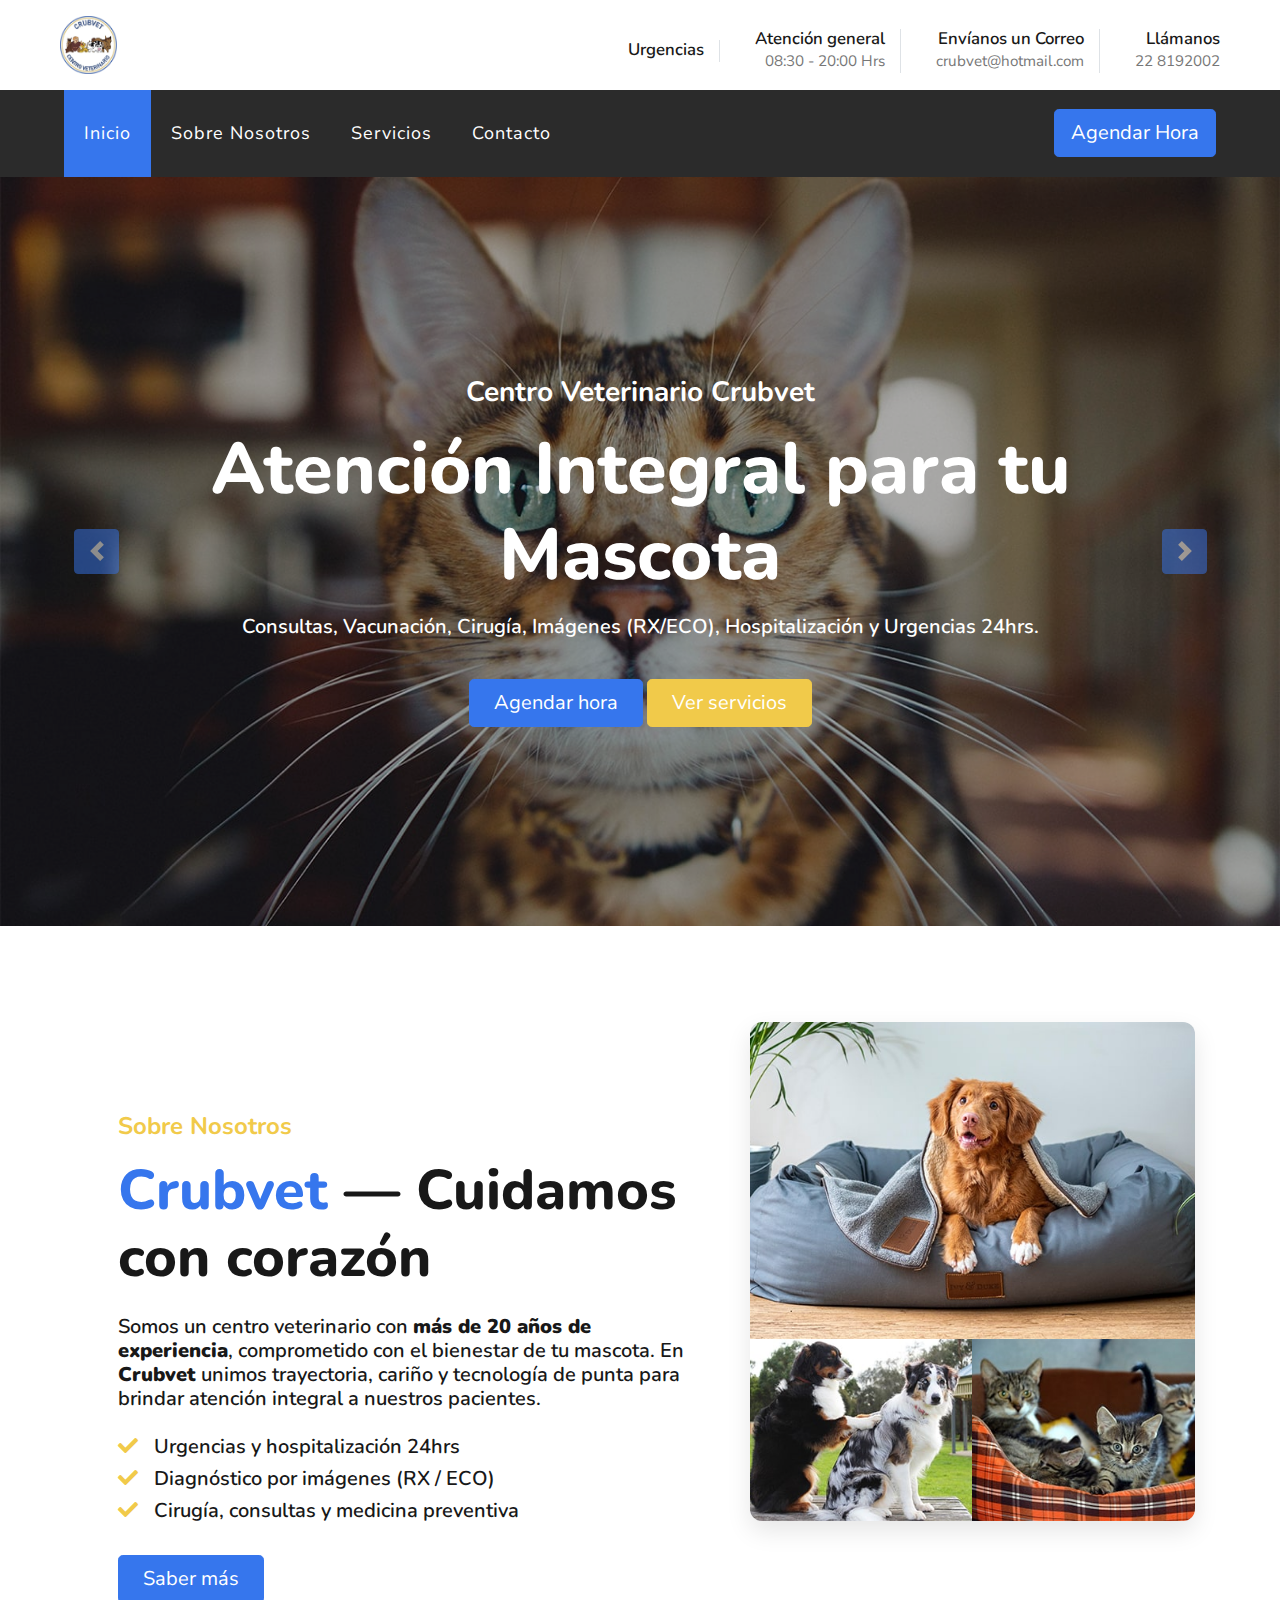
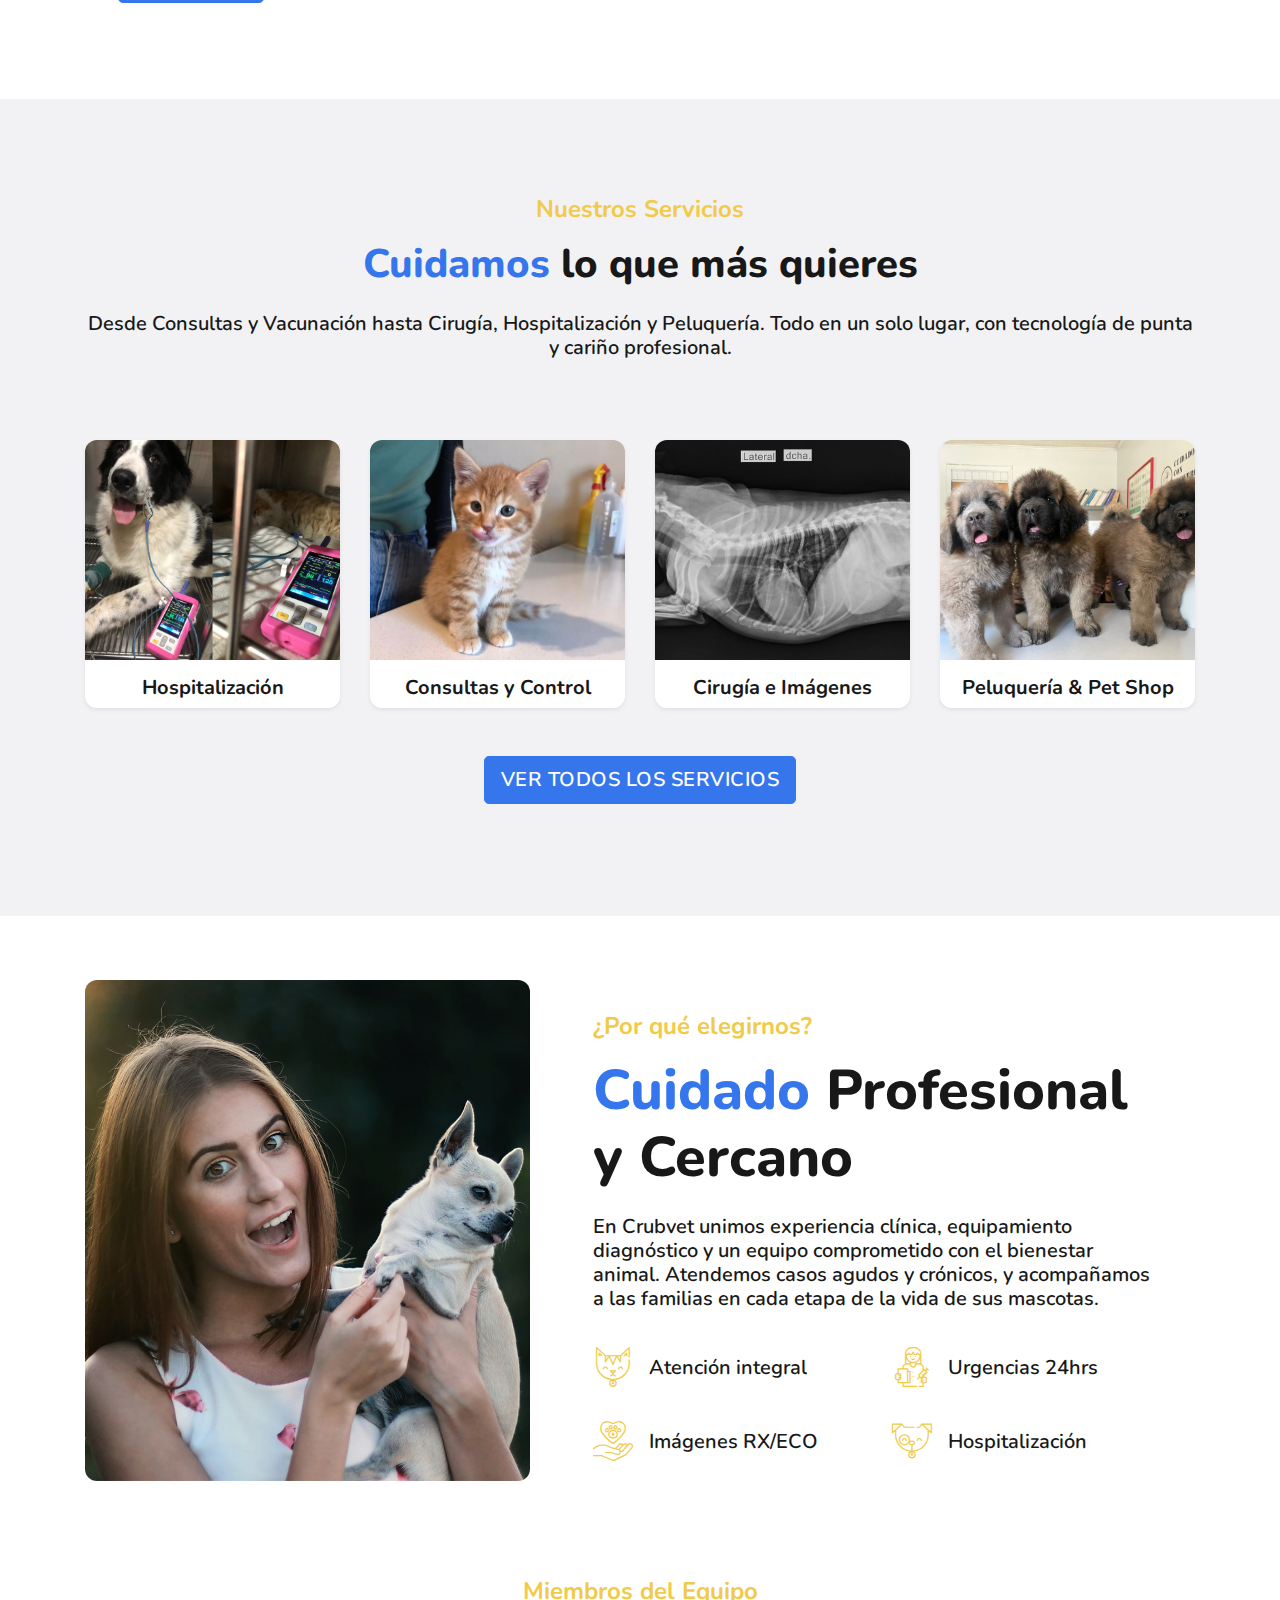
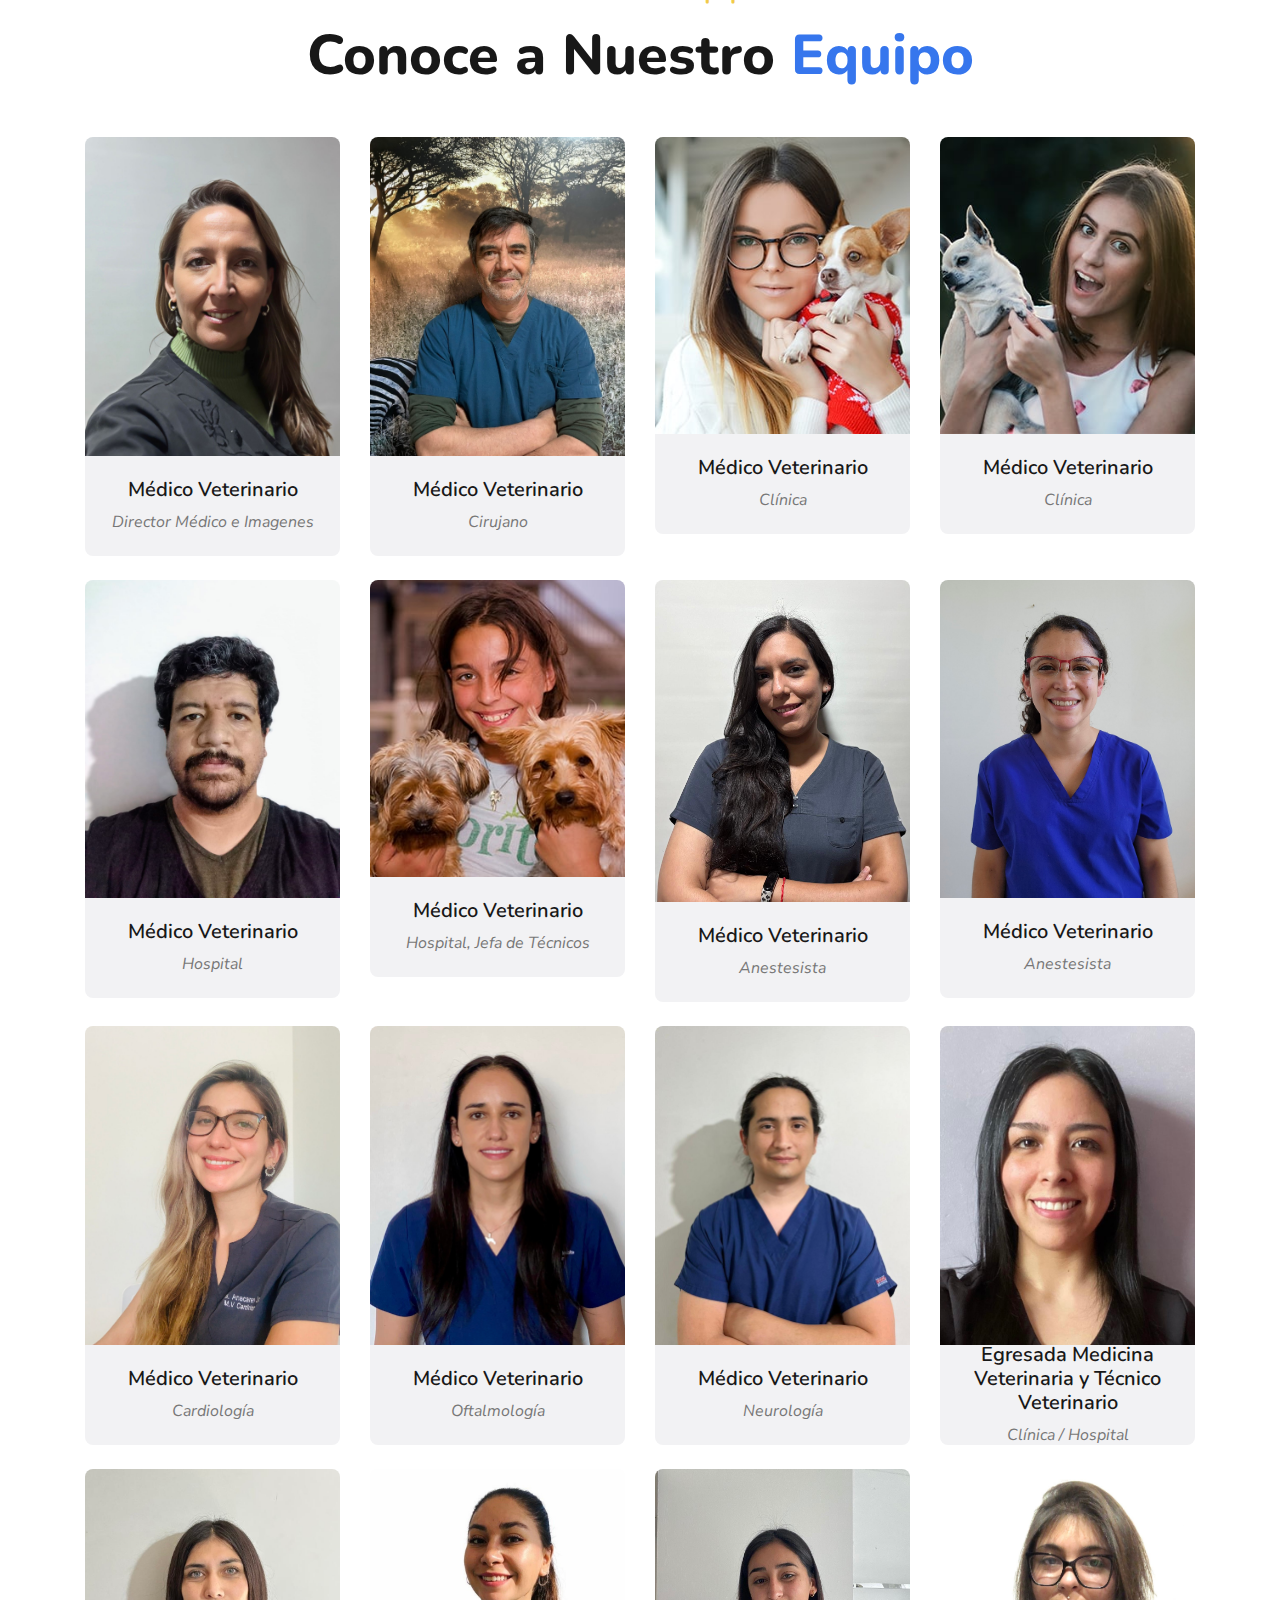
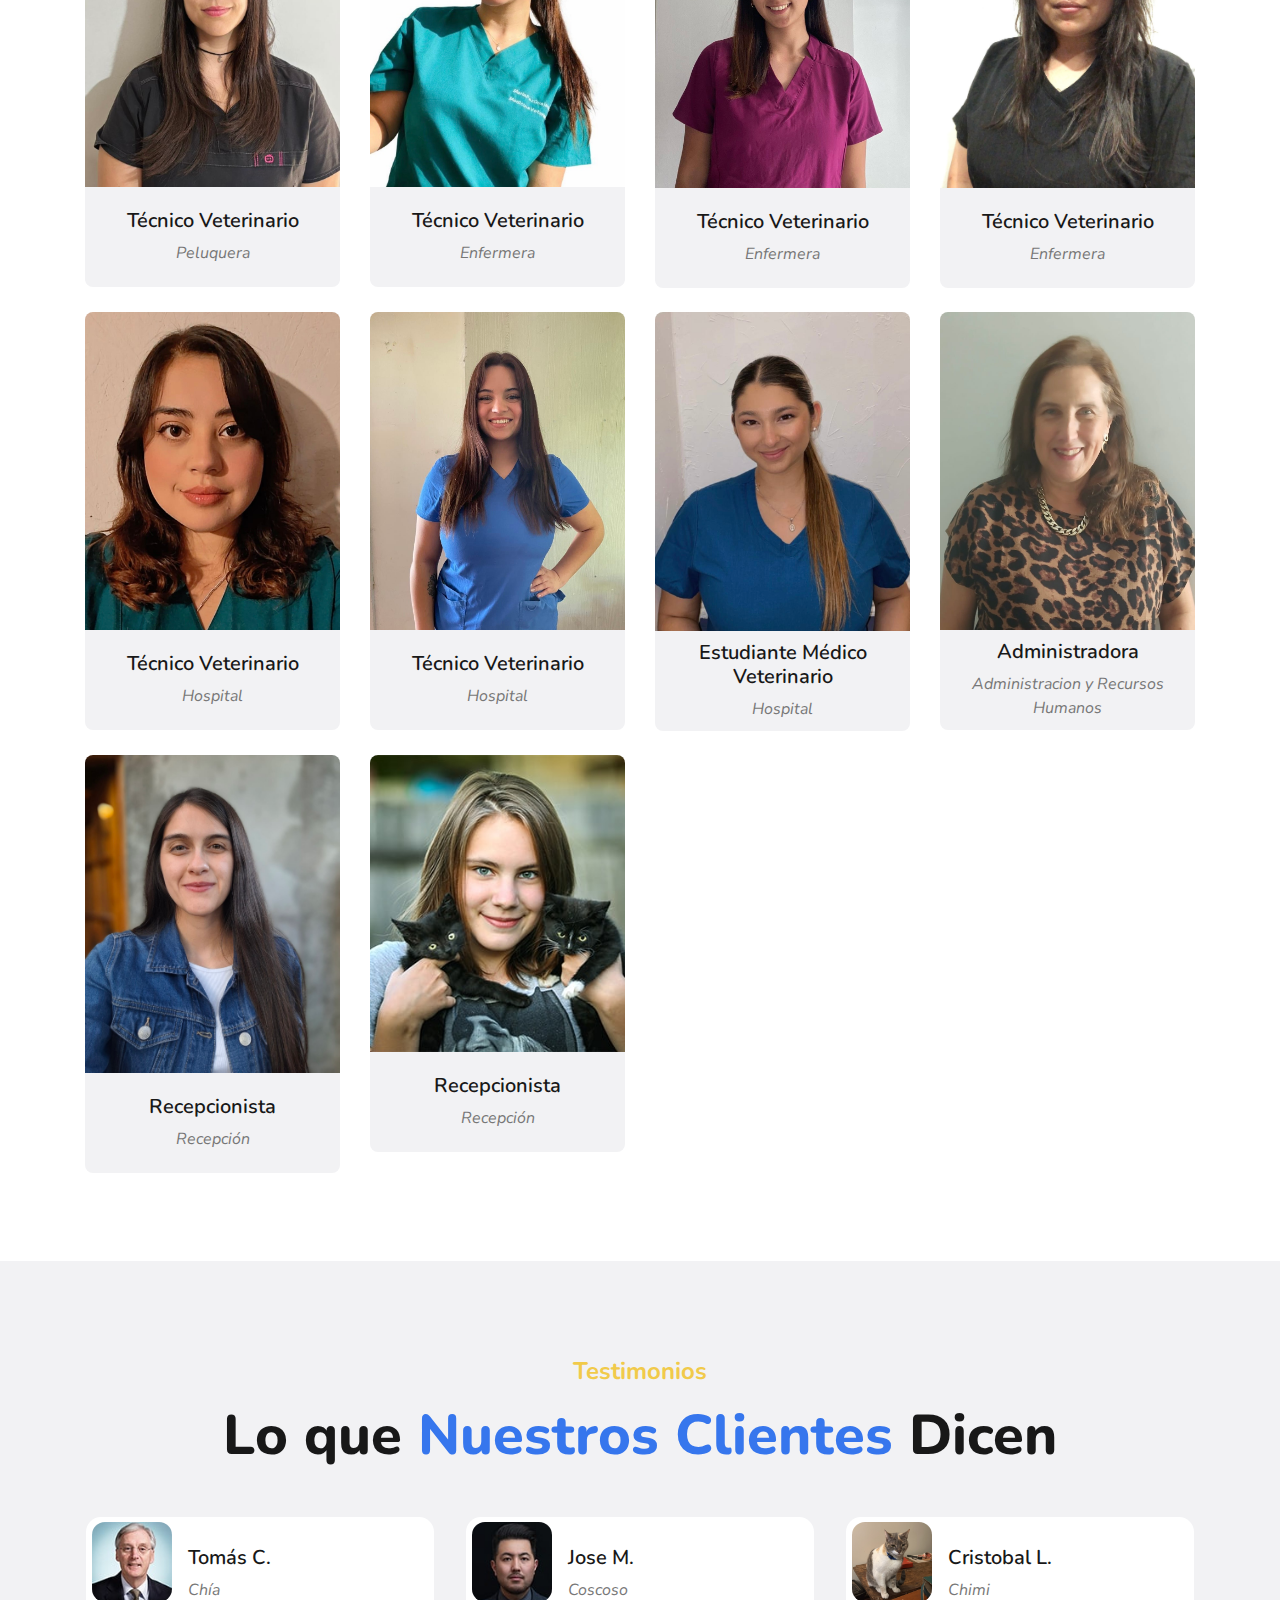
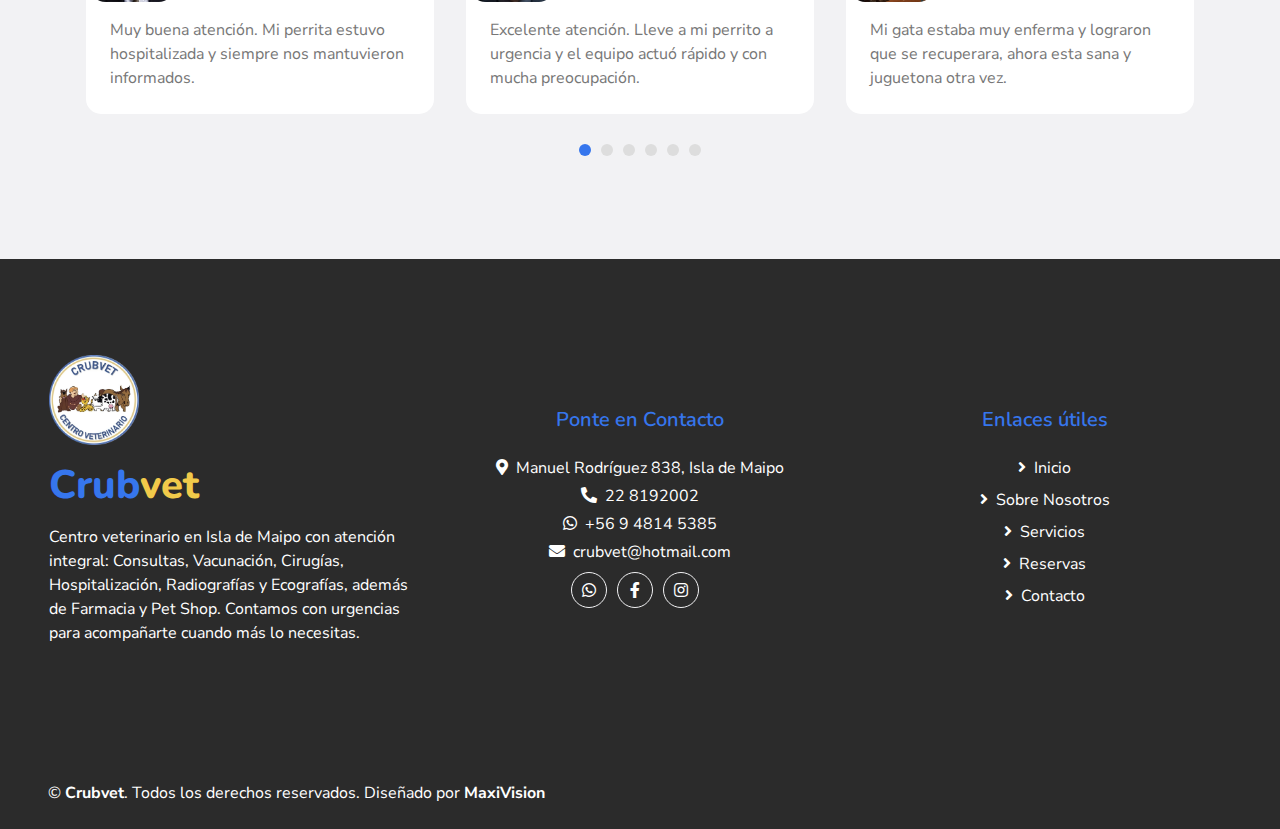
<file: index.html>
<!DOCTYPE html>
<html lang="es">

<head>
    <meta charset="utf-8">
    <title>Crubvet - Centro Veterinario</title>
    <meta content="width=device-width, initial-scale=1.0" name="viewport">
    <meta content="veterinaria, Isla de Maipo, urgencias 24hrs excepto domingos, ecografías, radiografías, vacunación, hospitalización, cirugía" name="keywords">
    <meta content="Crubvet es un centro veterinario en Isla de Maipo con urgencias, consultas, vacunación, cirugías, diagnóstico por imágenes, hospitalización y pet shop." name="description">

    <!-- Favicon -->
    <link rel="icon" type="image/png" href="img/favicon.png">

    <!-- Google Web Fonts -->
    <link href="https://fonts.googleapis.com/css2?family=Nunito+Sans&family=Nunito:wght@600;700;800&display=swap" rel="stylesheet"> 

    <!-- Font Awesome -->
    <link href="https://cdnjs.cloudflare.com/ajax/libs/font-awesome/5.10.0/css/all.min.css" rel="stylesheet">

    <!-- Flaticon Font -->
    <link href="lib/flaticon/font/flaticon.css" rel="stylesheet">

    <!-- Librerías de Estilos -->
    <link href="lib/owlcarousel/assets/owl.carousel.min.css" rel="stylesheet">
    <link href="lib/tempusdominus/css/tempusdominus-bootstrap-4.min.css" rel="stylesheet" />

    <!-- Hoja de Estilos Bootstrap Personalizada -->
    <link href="css/style.css" rel="stylesheet">
</head>

<body>
    <!-- Barra Superior Inicio -->
    <div class="container-fluid">
        <div class="row py-3 px-lg-5">
            <div class="col-lg-4">
                <div>
                    <a href="index.html" class="logo">
                        <img src="img/crubvetlogo.png" alt="CRUBVET" class="logo-img" />
                    </a>
                </div>
            </div>
            <div class="col-lg-8 text-center text-lg-right">
                <div class="d-inline-flex align-items-center">
                    <div class="d-inline-flex flex-column text-center pr-3 border-right">
                        <h6>Urgencias</h6>
                        <p class="m-0"></p>
                    </div>
                    <div class="d-inline-flex flex-column text-center px-3 border-right">
                        <h6>Atención general</h6>
                        <p class="m-0">08:30 - 20:00 Hrs</p>
                    </div>
                    <div class="d-inline-flex flex-column text-center px-3 border-right">
                        <h6>Envíanos un Correo</h6>
                        <p class="m-0">crubvet@hotmail.com</p>
                    </div>
                    <div class="d-inline-flex flex-column text-center pl-3">
                        <h6>Llámanos</h6>
                        <p class="m-0">22 8192002</p>
                    </div>
                </div>
            </div>
        </div>
    </div>
    <!-- Barra Superior Fin -->


    <!-- Barra de Navegación Inicio -->
    <div class="container-fluid p-0">
        <nav class="navbar navbar-expand-lg bg-dark navbar-dark py-3 py-lg-0 px-lg-5">
            <a href="" class="navbar-brand d-block d-lg-none">
                <h1 class="m-0 display-5 text-capitalize font-italic text-white"><span class="text-primary">Crub</span><span class="text-secondary">vet</span></h1>
            </a>
            <button type="button" class="navbar-toggler" data-toggle="collapse" data-target="#navbarCollapse">
                <span class="navbar-toggler-icon"></span>
            </button>
            <div class="collapse navbar-collapse justify-content-between px-3" id="navbarCollapse">
                <div class="navbar-nav mr-auto py-0">
                    <a href="index.html" class="nav-item nav-link">Inicio</a>
                    <a href="about.html" class="nav-item nav-link">Sobre Nosotros</a>
                    <a href="service.html" class="nav-item nav-link">Servicios</a>
                    <!-- <a href="booking.html" class="nav-item nav-link">Reservas</a> -->
                    <a href="contact.html" class="nav-item nav-link">Contacto</a>
                </div>
                <a href="https://wa.me/56948145385" class="btn btn-lg btn-primary px-3 d-none d-lg-block">Agendar Hora</a>
            </div>
        </nav>
    </div>
    <!-- Barra de Navegación Fin -->


    <!-- Carrusel Inicio -->
    <div class="container-fluid p-0">
        <div id="header-carousel" class="carousel slide" data-ride="carousel">
            <div class="carousel-inner">
                <div class="carousel-item active">
                    <img class="w-100" src="img/carousel-1.jpg" alt="Imagen">
                    <div class="carousel-caption d-flex flex-column align-items-center justify-content-center">
                        <div class="p-3" style="max-width: 900px;">
                            <h3 class="text-white mb-3 d-none d-sm-block">Centro Veterinario Crubvet</h3>
                            <h1 class="display-3 text-white mb-3">Atención Integral para tu Mascota</h1>
                            <h5 class="text-white mb-3 d-none d-sm-block">Consultas, Vacunación, Cirugía, Imágenes (RX/ECO), Hospitalización y Urgencias 24hrs.</h5>
                            <a href="https://wa.me/56948145385" class="btn btn-lg btn-primary mt-3 mt-md-4 px-4">Agendar hora</a>
                            <a href="service.html" class="btn btn-lg btn-secondary mt-3 mt-md-4 px-4">Ver servicios</a>
                        </div>
                    </div>
                </div>
                <div class="carousel-item">
                    <img class="w-100" src="img/carousel-2.jpg" alt="Imagen">
                    <div class="carousel-caption d-flex flex-column align-items-center justify-content-center">
                        <div class="p-3" style="max-width: 900px;">
                            <h3 class="text-white mb-3 d-none d-sm-block">Urgencias 24 horas</h3>
                            <h1 class="display-3 text-white mb-3">Siempre Contigo</h1>
                            <h5 class="text-white mb-3 d-none d-sm-block">Equipo profesional y Equipamiento para atención oportuna cuando más lo necesitas.</h5>
                            <a href="contact.html" class="btn btn-lg btn-primary mt-3 mt-md-4 px-4">Contactar</a>
                            <a href="about.html" class="btn btn-lg btn-secondary mt-3 mt-md-4 px-4">Saber más</a>
                        </div>
                    </div>
                </div>
            </div>
            <a class="carousel-control-prev" href="#header-carousel" data-slide="prev">
                <div class="btn btn-primary rounded" style="width: 45px; height: 45px;">
                    <span class="carousel-control-prev-icon mb-n2"></span>
                </div>
            </a>
            <a class="carousel-control-next" href="#header-carousel" data-slide="next">
                <div class="btn btn-primary rounded" style="width: 45px; height: 45px;">
                    <span class="carousel-control-next-icon mb-n2"></span>
                </div>
            </a>
        </div>
    </div>
    <!-- Carrusel Fin -->

    <!-- Sobre Nosotros Inicio -->
    <div class="container py-5">
        <style>
          .list-inline {
            margin-top: 1.5rem;
          }
          .about-card {
            border-radius: 12px;
            overflow: hidden;
            box-shadow: 0 10px 25px rgba(0,0,0,0.1);
         }
        </style>
        <div class="row py-5">
            <div class="col-lg-7 pb-5 pb-lg-0 px-3 px-lg-5">
                <h4 class="text-secondary mb-3">Sobre Nosotros</h4>
                <h1 class="display-4 mb-4"><span class="text-primary">Crubvet</span> — Cuidamos con corazón</h1>
                <h5 class="mb-3">Somos un centro veterinario con <strong>más de 20 años de experiencia</strong>, comprometido con el bienestar de tu mascota.  
                En <strong>Crubvet</strong> unimos trayectoria, cariño y tecnología de punta para brindar atención integral a nuestros pacientes.
                </h5>
                <ul class="list-inline">
                    <li><h5><i class="fa fa-check text-secondary mr-3"></i>Urgencias y hospitalización 24hrs</h5></li>
                    <li><h5><i class="fa fa-check text-secondary mr-3"></i>Diagnóstico por imágenes (RX / ECO)</h5></li>
                    <li><h5><i class="fa fa-check text-secondary mr-3"></i>Cirugía, consultas y medicina preventiva</h5></li>
                </ul>
                <a href="about.html" class="btn btn-lg btn-primary mt-3 px-4">Saber más</a>
            </div>
            <div class="col-lg-5">
                <div class="about-card">
                    <div class="row gx-0 gy-0">
                        <div class="col-12 p-0">
                            <img class="img-fluid w-100" src="img/about-1.jpg" alt="Crubvet Isla de Maipo">
                        </div>
                        <div class="col-6 p-0">
                            <img class="img-fluid w-100" src="img/about-2.jpg" alt="Consulta veterinaria">
                        </div>
                        <div class="col-6 p-0">
                            <img class="img-fluid w-100" src="img/about-3.jpg" alt="Diagnóstico por imágenes">
                        </div>
                    </div>
                </div>
            </div>
        </div>
    </div>
    <!-- Sobre Nosotros Fin -->


<!-- Servicios Inicio -->

    <div class="container-fluid bg-light pt-5">
        <style>
        .service-card {
            border-radius: 12px;
            overflow: hidden;
            transition: all 0.3s ease;
            margin-top: 2rem;
        }
        .service-card:hover {
            transform: translateY(-5px);
            box-shadow: 0 10px 25px rgba(0,0,0,0.1);
        }
        .service-card img {
            width: 100%;
            height: 220px;
            object-fit: cover;
        }
        .service-card h3 {
            font-size: 1.25rem;
            margin-top: 1rem;
        }
        .btn-see-all {
            text-transform: uppercase;
            letter-spacing: 0.5px;
            font-weight: 600;
            margin-bottom: 4rem;
        }
        .text-muted {
            margin-bottom: 0rem !important;
        }
        </style>
    <div class="container py-5 text-center">
        <h4 class="text-secondary mb-3">Nuestros Servicios</h4>
        <h1 class="display-5 mb-4"><span class="text-primary">Cuidamos</span> lo que más quieres</h1>
        <h5 class="mb-5">Desde Consultas y Vacunación hasta Cirugía, Hospitalización y Peluquería. Todo en un solo lugar, con tecnología de punta y cariño profesional.</h5>

        <div class="row g-4 justify-content-center">
        <div class="col-sm-6 col-md-4 col-lg-3">
            <div class="bg-white service-card shadow-sm">
            <img src="img/service-2.jpg" alt="Hospitalización">
            <h3>Hospitalización</h3>
            </div>
        </div>
        <div class="col-sm-6 col-md-4 col-lg-3">
            <div class="bg-white service-card shadow-sm">
            <img src="img/service-7.jpg" alt="Consultas y Control">
            <h3>Consultas y Control</h3>
            </div>
        </div>
        <div class="col-sm-6 col-md-4 col-lg-3">
            <div class="bg-white service-card shadow-sm">
            <img src="img/service-5.jpg" alt="Cirugía e Imágenes">
            <h3>Cirugía e Imágenes</h3>
            </div>
        </div>
        <div class="col-sm-6 col-md-4 col-lg-3">
            <div class="bg-white service-card shadow-sm">
            <img src="img/service-1.jpg" alt="Peluquería y Pet Shop">
            <h3>Peluquería & Pet Shop</h3>
            </div>
        </div>
        </div>

        <a href="service.html" class="btn btn-primary btn-lg mt-5 btn-see-all">Ver todos los servicios</a>
    </div>
    </div>
    <!-- Servicios Fin -->

    <!-- Características Inicio -->
    <div class="container">
        <div class="row align-items-center">
            <div class="col-lg-5">
                <style>
                  .d50 {
                    border-radius: 12px;
                    margin-top: 4rem;
                }
                </style>
                <img class="img-fluid d50 w-100" src="img/feature.jpg" alt="Equipamiento Crubvet">
            </div>
            <div class="col-lg-7 py-5 py-lg-0 px-3 px-lg-5">
                <h4 class="text-secondary mb-3">¿Por qué elegirnos?</h4>
                <h1 class="display-4 mb-4"><span class="text-primary">Cuidado</span> Profesional y Cercano</h1>
                <h5 class="mb-4">En Crubvet unimos experiencia clínica, equipamiento diagnóstico y un equipo comprometido con el bienestar animal. Atendemos casos agudos y crónicos, y acompañamos a las familias en cada etapa de la vida de sus mascotas.</h5>
                <div class="row py-2">
                    <div class="col-6">
                        <div class="d-flex align-items-center mb-4">
                            <h1 class="flaticon-cat font-weight-normal text-secondary m-0 mr-3"></h1>
                            <h5 class="text-truncate m-0">Atención integral</h5>
                        </div>
                    </div>
                    <div class="col-6">
                        <div class="d-flex align-items-center mb-4">
                            <h1 class="flaticon-doctor font-weight-normal text-secondary m-0 mr-3"></h1>
                            <h5 class="text-truncate m-0">Urgencias 24hrs</h5>
                        </div>
                    </div>
                    <div class="col-6">
                        <div class="d-flex align-items-center">
                            <h1 class="flaticon-care font-weight-normal text-secondary m-0 mr-3"></h1>
                            <h5 class="text-truncate m-0">Imágenes RX/ECO</h5>
                        </div>
                    </div>
                    <div class="col-6">
                        <div class="d-flex align-items-center">
                            <h1 class="flaticon-dog font-weight-normal text-secondary m-0 mr-3"></h1>
                            <h5 class="text-truncate m-0">Hospitalización</h5>
                        </div>
                    </div>
                </div>
            </div>
        </div>
    </div>
    <!-- Características Fin -->


    <!-- Equipo Inicio -->
    <div class="container mt-5 pt-5 pb-3">
        <div class="d-flex flex-column text-center mb-5">
            <h4 class="text-secondary mb-3">Miembros del Equipo</h4>
            <h1 class="display-4 m-0">Conoce a Nuestro <span class="text-primary">Equipo</span></h1>
        </div>
        <div class="row">
            <!-- Puedes reemplazar por fotos reales del equipo -->
            
            <div class="col-lg-3 col-md-6">
                <div class="team card position-relative overflow-hidden border-0 mb-4">
                    <img class="card-img-top" src="img/team-16.jpg" alt="">
                    <div class="card-body text-center p-0">
                        <div class="team-text d-flex flex-column justify-content-center bg-light">
                            <h5>Médico Veterinario</h5>
                            <i>Director Médico e Imagenes</i>
                        </div>
                        <div class="team-social d-flex align-items-center justify-content-center bg-dark">
                            <div class="team-contact-name text-white" aria-hidden="false">Dra. Carolina Ugalde</div>
                        </div>
                    </div>
                </div>
            </div>
            <div class="col-lg-3 col-md-6">
                <div class="team card position-relative overflow-hidden border-0 mb-4">
                    <img class="card-img-top" src="img/team-15.jpg" alt="">
                    <div class="card-body text-center p-0">
                        <div class="team-text d-flex flex-column justify-content-center bg-light">
                            <h5>Médico Veterinario</h5>
                            <i>Cirujano</i>
                        </div>
                        <div class="team-social d-flex align-items-center justify-content-center bg-dark">
                            <div class="team-contact-name text-white" aria-hidden="false">Dr. Rodolfo Boke</div>
                        </div>
                    </div>
                </div>
            </div>
            <div class="col-lg-3 col-md-6">
                <div class="team card position-relative overflow-hidden border-0 mb-4">
                    <img class="card-img-top" src="img/team-2.jpg" alt="">
                    <div class="card-body text-center p-0">
                        <div class="team-text d-flex flex-column justify-content-center bg-light">
                            <h5>Médico Veterinario</h5>
                            <i>Clínica</i>
                        </div>
                        <div class="team-social d-flex align-items-center justify-content-center bg-dark">
                            <div class="team-contact-name text-white" aria-hidden="false">Dra. Sofía Troncoso</div>
                        </div>
                    </div>
                </div>
            </div>
            <div class="col-lg-3 col-md-6">
                <div class="team card position-relative overflow-hidden border-0 mb-4">
                    <img class="card-img-top" src="img/team-4.jpg" alt="">
                    <div class="card-body text-center p-0">
                        <div class="team-text d-flex flex-column justify-content-center bg-light">
                            <h5>Médico Veterinario</h5>
                            <i>Clínica</i>
                        </div>
                        <div class="team-social d-flex align-items-center justify-content-center bg-dark">
                            <div class="team-contact-name text-white" aria-hidden="false">Dra. Mitssy Iturriaga</div>
                        </div>
                    </div>
                </div>
            </div>
            <div class="col-lg-3 col-md-6">
                <div class="team card position-relative overflow-hidden border-0 mb-4">
                    <img class="card-img-top" src="img/team-11.jpg" alt="">
                    <div class="card-body text-center p-0">
                        <div class="team-text d-flex flex-column justify-content-center bg-light">
                            <h5>Médico Veterinario</h5>
                            <i>Hospital</i>
                        </div>
                        <div class="team-social d-flex align-items-center justify-content-center bg-dark">
                            <div class="team-contact-name text-white" aria-hidden="false">Dr. Alexis Gonzalez</div>
                        </div>
                    </div>
                </div>
            </div>
            <div class="col-lg-3 col-md-6">
                <div class="team card position-relative overflow-hidden border-0 mb-4">
                    <img class="card-img-top" src="img/team-3.jpg" alt="">
                    <div class="card-body text-center p-0">
                        <div class="team-text d-flex flex-column justify-content-center bg-light">
                            <h5>Médico Veterinario</h5>
                            <i>Hospital, Jefa de Técnicos</i>
                        </div>
                        <div class="team-social d-flex align-items-center justify-content-center bg-dark">
                            <div class="team-contact-name text-white" aria-hidden="false">Dra. Sofía Farías</div>
                        </div>
                    </div>
                </div>
            </div>
            <div class="col-lg-3 col-md-6">
                <div class="team card position-relative overflow-hidden border-0 mb-4">
                    <img class="card-img-top" src="img/team-14.jpg" alt="">
                    <div class="card-body text-center p-0">
                        <div class="team-text d-flex flex-column justify-content-center bg-light">
                            <h5>Médico Veterinario</h5>
                            <i>Anestesista</i>
                        </div>
                        <div class="team-social d-flex align-items-center justify-content-center bg-dark">
                            <div class="team-contact-name text-white" aria-hidden="false">Dra. Paulina Robles</div>
                        </div>
                    </div>
                </div>
            </div>
            <div class="col-lg-3 col-md-6">
                <div class="team card position-relative overflow-hidden border-0 mb-4">
                    <img class="card-img-top" src="img/team-18.jpg" alt="">
                    <div class="card-body text-center p-0">
                        <div class="team-text d-flex flex-column justify-content-center bg-light">
                            <h5>Médico Veterinario</h5>
                            <i>Anestesista</i>
                        </div>
                        <div class="team-social d-flex align-items-center justify-content-center bg-dark">
                            <div class="team-contact-name text-white" aria-hidden="false">Dra. Victoria Villablanca</div>
                        </div>
                    </div>
                </div>
            </div>
            <div class="col-lg-3 col-md-6">
                <div class="team card position-relative overflow-hidden border-0 mb-4">
                    <img class="card-img-top" src="img/team-20.jpg" alt="">
                    <div class="card-body text-center p-0">
                        <div class="team-text d-flex flex-column justify-content-center bg-light">
                            <h5>Médico Veterinario</h5>
                            <i>Cardiología</i>
                        </div>
                        <div class="team-social d-flex align-items-center justify-content-center bg-dark">
                            <div class="team-contact-name text-white" aria-hidden="false">Dra. Anacaren Jara</div>
                        </div>
                    </div>
                </div>
            </div>
            <div class="col-lg-3 col-md-6">
                <div class="team card position-relative overflow-hidden border-0 mb-4">
                    <img class="card-img-top" src="img/team-21.jpg" alt="">
                    <div class="card-body text-center p-0">
                        <div class="team-text d-flex flex-column justify-content-center bg-light">
                            <h5>Médico Veterinario</h5>
                            <i>Oftalmología</i>
                        </div>
                        <div class="team-social d-flex align-items-center justify-content-center bg-dark">
                            <div class="team-contact-name text-white" aria-hidden="false">Dra. Francisca Carvallo</div>
                        </div>
                    </div>
                </div>
            </div>
            <div class="col-lg-3 col-md-6">
                <div class="team card position-relative overflow-hidden border-0 mb-4">
                    <img class="card-img-top" src="img/team-19.jpg" alt="">
                    <div class="card-body text-center p-0">
                        <div class="team-text d-flex flex-column justify-content-center bg-light">
                            <h5>Médico Veterinario</h5>
                            <i>Neurología</i>
                        </div>
                        <div class="team-social d-flex align-items-center justify-content-center bg-dark">
                            <div class="team-contact-name text-white" aria-hidden="false">Dr. Sebastián Moncada</div>
                        </div>
                    </div>
                </div>
            </div>
            <div class="col-lg-3 col-md-6">
                <div class="team card position-relative overflow-hidden border-0 mb-4">
                    <img class="card-img-top" src="img/team-17.jpg" alt="">
                    <div class="card-body text-center p-0">
                        <div class="team-text d-flex flex-column justify-content-center bg-light">
                            <h5>Egresada Medicina Veterinaria y Técnico Veterinario</h5>
                            <i>Clínica / Hospital</i>
                        </div>
                        <div class="team-social d-flex align-items-center justify-content-center bg-dark">
                            <div class="team-contact-name text-white" aria-hidden="false">Francisca Ibaceta</div>
                        </div>
                    </div>
                </div>
            </div>
            <div class="col-lg-3 col-md-6">
                <div class="team card position-relative overflow-hidden border-0 mb-4">
                    <img class="card-img-top" src="img/team-22.jpg" alt="">
                    <div class="card-body text-center p-0">
                        <div class="team-text d-flex flex-column justify-content-center bg-light">
                            <h5>Técnico Veterinario</h5>
                            <i>Peluquera</i>
                        </div>
                        <div class="team-social d-flex align-items-center justify-content-center bg-dark">
                            <div class="team-contact-name text-white" aria-hidden="false">Francisca Beltran</div>
                        </div>
                    </div>
                </div>
            </div>
            <div class="col-lg-3 col-md-6">
                <div class="team card position-relative overflow-hidden border-0 mb-4">
                    <img class="card-img-top" src="img/team-23.jpg" alt="">
                    <div class="card-body text-center p-0">
                        <div class="team-text d-flex flex-column justify-content-center bg-light">
                            <h5>Técnico Veterinario</h5>
                            <i>Enfermera</i>
                        </div>
                        <div class="team-social d-flex align-items-center justify-content-center bg-dark">
                            <div class="team-contact-name text-white" aria-hidden="false">María Paz Guajardo</div>
                        </div>
                    </div>
                </div>
            </div>
            <div class="col-lg-3 col-md-6">
                <div class="team card position-relative overflow-hidden border-0 mb-4">
                    <img class="card-img-top" src="img/team-6.jpg" alt="">
                    <div class="card-body text-center p-0">
                        <div class="team-text d-flex flex-column justify-content-center bg-light">
                            <h5>Técnico Veterinario</h5>
                            <i>Enfermera</i>
                        </div>
                        <div class="team-social d-flex align-items-center justify-content-center bg-dark">
                            <div class="team-contact-name text-white" aria-hidden="false">Sofía Armijo</div>
                        </div>
                    </div>
                </div>
            </div>
            <div class="col-lg-3 col-md-6">
                <div class="team card position-relative overflow-hidden border-0 mb-4">
                    <img class="card-img-top" src="img/team-12.jpg" alt="">
                    <div class="card-body text-center p-0">
                        <div class="team-text d-flex flex-column justify-content-center bg-light">
                            <h5>Técnico Veterinario</h5>
                            <i>Enfermera</i>
                        </div>
                        <div class="team-social d-flex align-items-center justify-content-center bg-dark">
                            <div class="team-contact-name text-white" aria-hidden="false">Emelyn Escalante</div>
                        </div>
                    </div>
                </div>
            </div>
            <div class="col-lg-3 col-md-6">
                <div class="team card position-relative overflow-hidden border-0 mb-4">
                    <img class="card-img-top" src="img/team-8.jpg" alt="">
                    <div class="card-body text-center p-0">
                        <div class="team-text d-flex flex-column justify-content-center bg-light">
                            <h5>Técnico Veterinario</h5>
                            <i>Hospital</i>
                        </div>
                        <div class="team-social d-flex align-items-center justify-content-center bg-dark">
                            <div class="team-contact-name text-white" aria-hidden="false">Cynthia Saavedra</div>
                        </div>
                    </div>
                </div>
            </div>
            <div class="col-lg-3 col-md-6">
                <div class="team card position-relative overflow-hidden border-0 mb-4">
                    <img class="card-img-top" src="img/team-10.jpg" alt="">
                    <div class="card-body text-center p-0">
                        <div class="team-text d-flex flex-column justify-content-center bg-light">
                            <h5>Técnico Veterinario</h5>
                            <i>Hospital</i>
                        </div>
                        <div class="team-social d-flex align-items-center justify-content-center bg-dark">
                            <div class="team-contact-name text-white" aria-hidden="false">Fanny Morales</div>
                        </div>
                    </div>
                </div>
            </div>
            <div class="col-lg-3 col-md-6">
                <div class="team card position-relative overflow-hidden border-0 mb-4">
                    <img class="card-img-top" src="img/team-9.jpg" alt="">
                    <div class="card-body text-center p-0">
                        <div class="team-text d-flex flex-column justify-content-center bg-light">
                            <h5>Estudiante Médico Veterinario</h5>
                            <i>Hospital</i>
                        </div>
                        <div class="team-social d-flex align-items-center justify-content-center bg-dark">
                            <div class="team-contact-name text-white" aria-hidden="false">Antonia Salazar</div>
                        </div>
                    </div>
                </div>
            </div>
            <div class="col-lg-3 col-md-6">
                <div class="team card position-relative overflow-hidden border-0 mb-4">
                    <img class="card-img-top" src="img/team-13.jpg" alt="">
                    <div class="card-body text-center p-0">
                        <div class="team-text d-flex flex-column justify-content-center bg-light">
                            <h5>Administradora</h5>
                            <i>Administracion y Recursos Humanos</i>
                        </div>
                        <div class="team-social d-flex align-items-center justify-content-center bg-dark">
                            <div class="team-contact-name text-white" aria-hidden="false">Maria Eugenia Vera</div>
                        </div>
                    </div>
                </div>
            </div>
            <div class="col-lg-3 col-md-6">
                <div class="team card position-relative overflow-hidden border-0 mb-4">
                    <img class="card-img-top" src="img/team-5.jpg" alt="">
                    <div class="card-body text-center p-0">
                        <div class="team-text d-flex flex-column justify-content-center bg-light">
                            <h5>Recepcionista</h5>
                            <i>Recepción</i>
                        </div>
                        <div class="team-social d-flex align-items-center justify-content-center bg-dark">
                            <div class="team-contact-name text-white" aria-hidden="false">Josefina Toro</div>
                        </div>
                    </div>
                </div>
            </div>
            <div class="col-lg-3 col-md-6">
                <div class="team card position-relative overflow-hidden border-0 mb-4">
                    <img class="card-img-top" src="img/team-1.jpg" alt="">
                    <div class="card-body text-center p-0">
                        <div class="team-text d-flex flex-column justify-content-center bg-light">
                            <h5>Recepcionista</h5>
                            <i>Recepción</i>
                        </div>
                        <div class="team-social d-flex align-items-center justify-content-center bg-dark">
                            <div class="team-contact-name text-white" aria-hidden="false">Josefa Morales</div>
                        </div>
                    </div>
                </div>
            </div>
        </div>
    </div>
    <!-- Equipo Fin -->

    <!-- Testimonial Inicio -->
    <div class="container-fluid bg-light my-5 mg-122 py-5">
        <div class="container p-0 py-5">
            <div class="d-flex flex-column text-center mb-5">
                <h4 class="text-secondary mb-3">Testimonios</h4>
                <h1 class="display-4 m-0">Lo que <span class="text-primary">Nuestros Clientes</span> Dicen</h1>
            </div>
            <style>
              .mx-3 {
                border-radius: 15px;
              }
              .mg-122 {
                margin-bottom: 0rem !important;
              }
              .b10 {
                border-radius: 13px;
                margin-top: 5px;
                margin-left: 6px;
              }
            </style>
            <div class="owl-carousel testimonial-carousel">
                <div class="bg-white mx-3 p-4">
                    <div class="d-flex align-items-end mb-3 mt-n4 ml-n4">
                        <img class="img-fluid b10" src="img/testimonial-1.jpg" style="width: 80px; height: 80px;" alt="">
                        <div class="ml-3">
                            <h5>Jose M.</h5>
                            <i>Coscoso</i>
                        </div>
                    </div>
                    <p class="m-0">Excelente atención. Lleve a mi perrito a urgencia y el equipo actuó rápido y con mucha preocupación.</p>
                </div>
                <div class="bg-white mx-3 p-4">
                    <div class="d-flex align-items-end mb-3 mt-n4 ml-n4">
                        <img class="img-fluid b10" src="img/testimonial-5.jpg" style="width: 80px; height: 80px;" alt="">
                        <div class="ml-3">
                            <h5>Cristobal L.</h5>
                            <i>Chimi</i>
                        </div>
                    </div>
                    <p class="m-0">Mi gata estaba muy enferma y lograron que se recuperara, ahora esta sana y juguetona otra vez.</p>
                </div>
                <div class="bg-white mx-3 p-4">
                    <div class="d-flex align-items-end mb-3 mt-n4 ml-n4">
                        <img class="img-fluid b10" src="img/testimonial-3.jpg" style="width: 80px; height: 80px;" alt="">
                        <div class="ml-3">
                            <h5>Claudia O.</h5>
                            <i>Luna</i>
                        </div>
                    </div>
                    <p class="m-0">Mi perrita tuvo un accidente y la salvaron, La atención fue muy buena. Eternamente agradecida!.</p>
                </div>
                <div class="bg-white mx-3 p-4">
                    <div class="d-flex align-items-end mb-3 mt-n4 ml-n4">
                        <img class="img-fluid b10" src="img/testimonial-2.jpg" style="width: 80px; height: 80px;" alt="">
                        <div class="ml-3">
                            <h5>Fernanda Z.</h5>
                            <i>Toby</i>
                        </div>
                    </div>
                    <p class="m-0">Llevé a mi perro porque lo mordió otro perro y lo atendieron de inmediato. Fueron muy amables y profesionales.</p>
                </div>
                <div class="bg-white mx-3 p-4">
                    <div class="d-flex align-items-end mb-3 mt-n4 ml-n4">
                        <img class="img-fluid b10" src="img/testimonial-6.jpg" style="width: 80px; height: 80px;" alt="">
                        <div class="ml-3">
                            <h5>Mateo G.</h5>
                            <i>Estrella</i>
                        </div>
                    </div>
                    <p class="m-0">Esterilizaron a mi gata, fue un proceso rápido y sin complicaciones. Muy recomendados.</p>
                </div>
                <div class="bg-white mx-3 p-4">
                    <div class="d-flex align-items-end mb-3 mt-n4 ml-n4">
                        <img class="img-fluid b10" src="img/testimonial-4.jpg" style="width: 80px; height: 80px;" alt="">
                        <div class="ml-3">
                            <h5>Tomás C.</h5>
                            <i>Chía</i>
                        </div>
                    </div>
                    <p class="m-0">Muy buena atención. Mi perrita estuvo hospitalizada y siempre nos mantuvieron informados.</p>
                </div>
            </div>
        </div>
    </div>
    <!-- Testimonial Fin -->

    <!-- Footer Inicio -->
    <div class="container-fluid bg-dark text-white mt-5 mg-123 py-5 px-sm-3 px-md-5">
        <style>
            .mg-123 {
                margin-top: 0rem !important;
            }
        </style>
        <div class="row pt-5">
            <div class="col-lg-4 col-md-12 mb-5 order-lg-1">
                <div class="footer-brand">
                    <img src="img/crubvetlogo.png" alt="CRUBVET" class="footer-logo img-fluid mb-3">
                    <h1 class="mb-3 display-5 text-capitalize text-white"><span class="text-primary">Crub</span><span class="text-secondary">vet</span></h1>
                </div>
                <p class="m-0">Centro veterinario en Isla de Maipo con atención integral: Consultas, Vacunación, Cirugías, Hospitalización, Radiografías y Ecografías, además de Farmacia y Pet Shop. Contamos con urgencias para acompañarte cuando más lo necesitas.</p>
            </div>

            <div class="col-lg-4 col-md-12 mb-5 order-lg-2 d-flex justify-content-center align-items-center">
                <div>
                    <h5 class="text-primary mb-4 text-center">Ponte en Contacto</h5>
                    <p class="text-center mb-1"><i class="fa fa-map-marker-alt mr-2"></i>Manuel Rodríguez 838, Isla de Maipo</p>
                    <p class="text-center mb-1"><i class="fa fa-phone-alt mr-2"></i>22 8192002</p>
                    <p class="text-center mb-1"><i class="fab fa-whatsapp mr-2"></i>+56 9 4814 5385</p>
                    <p class="text-center mb-2"><i class="fa fa-envelope mr-2"></i>crubvet@hotmail.com</p>
                    <div class="d-flex justify-content-center mt-2">
                        <a class="btn btn-outline-light rounded-circle text-center mr-2 px-0" style="width: 36px; height: 36px;" href="https://wa.me/56948145385"><i class="fab fa-whatsapp"></i></a>
                        <a class="btn btn-outline-light rounded-circle text-center mr-2 px-0" style="width: 36px; height: 36px;" href="https://www.facebook.com/crubvetislademaipo/"><i class="fab fa-facebook-f"></i></a>
                        <a class="btn btn-outline-light rounded-circle text-center mr-2 px-0" style="width: 36px; height: 36px;" href="https://www.instagram.com/crubvetislademaipo/"><i class="fab fa-instagram"></i></a>
                    </div>
                </div>
            </div>

            <div class="col-lg-4 col-md-12 mb-5 order-lg-3">
                <h5 class="text-primary mb-4">Enlaces útiles</h5>
                <div class="d-flex flex-column justify-content-start">
                    <a class="text-white mb-2" href="index.html"><i class="fa fa-angle-right mr-2"></i>Inicio</a>
                    <a class="text-white mb-2" href="about.html"><i class="fa fa-angle-right mr-2"></i>Sobre Nosotros</a>
                    <a class="text-white mb-2" href="service.html"><i class="fa fa-angle-right mr-2"></i>Servicios</a>
                    <a class="text-white mb-2" href="https://wa.me/56948145385"><i class="fa fa-angle-right mr-2"></i>Reservas</a>
                    <a class="text-white" href="contact.html"><i class="fa fa-angle-right mr-2"></i>Contacto</a>
                </div>
            </div>
        </div>
    </div>
    <div class="container-fluid text-white py-4 px-sm-3 px-md-5" style="background: #111111;">
        <div class="row">
            <div class="col-md-6 text-center text-md-left mb-3 mb-md-0">
                <p class="m-0 text-white">
                    &copy; <a class="text-white font-weight-bold" href="#">Crubvet</a>. Todos los derechos reservados. Diseñado por
                    <a class="text-white font-weight-bold" href="https://www.linkedin.com/company/maxivisionspa/">MaxiVision</a>
                </p>
            </div>
        </div>
    </div>
    <!-- Footer Fin -->

    <!-- Volver Arriba -->
    <a href="#" class="btn btn-lg btn-primary back-to-top"><i class="fa fa-angle-double-up"></i></a>

    <!-- Bibliotecas JavaScript -->
    <script src="https://code.jquery.com/jquery-3.4.1.min.js"></script>
    <script src="https://stackpath.bootstrapcdn.com/bootstrap/4.4.1/js/bootstrap.bundle.min.js"></script>
    <script src="lib/easing/easing.min.js"></script>
    <script src="lib/owlcarousel/owl.carousel.min.js"></script>
    <script src="lib/tempusdominus/js/moment.min.js"></script>
    <script src="lib/tempusdominus/js/moment-timezone.min.js"></script>
    <script src="lib/tempusdominus/js/tempusdominus-bootstrap-4.min.js"></script>

    <!-- Archivo Javascript de Contacto -->
    <script src="mail/jqBootstrapValidation.min.js"></script>
    <script src="mail/contact.js"></script>

    <!-- Plantilla Javascript -->
    <script src="js/main.js"></script>
</body>
</html>
</file>
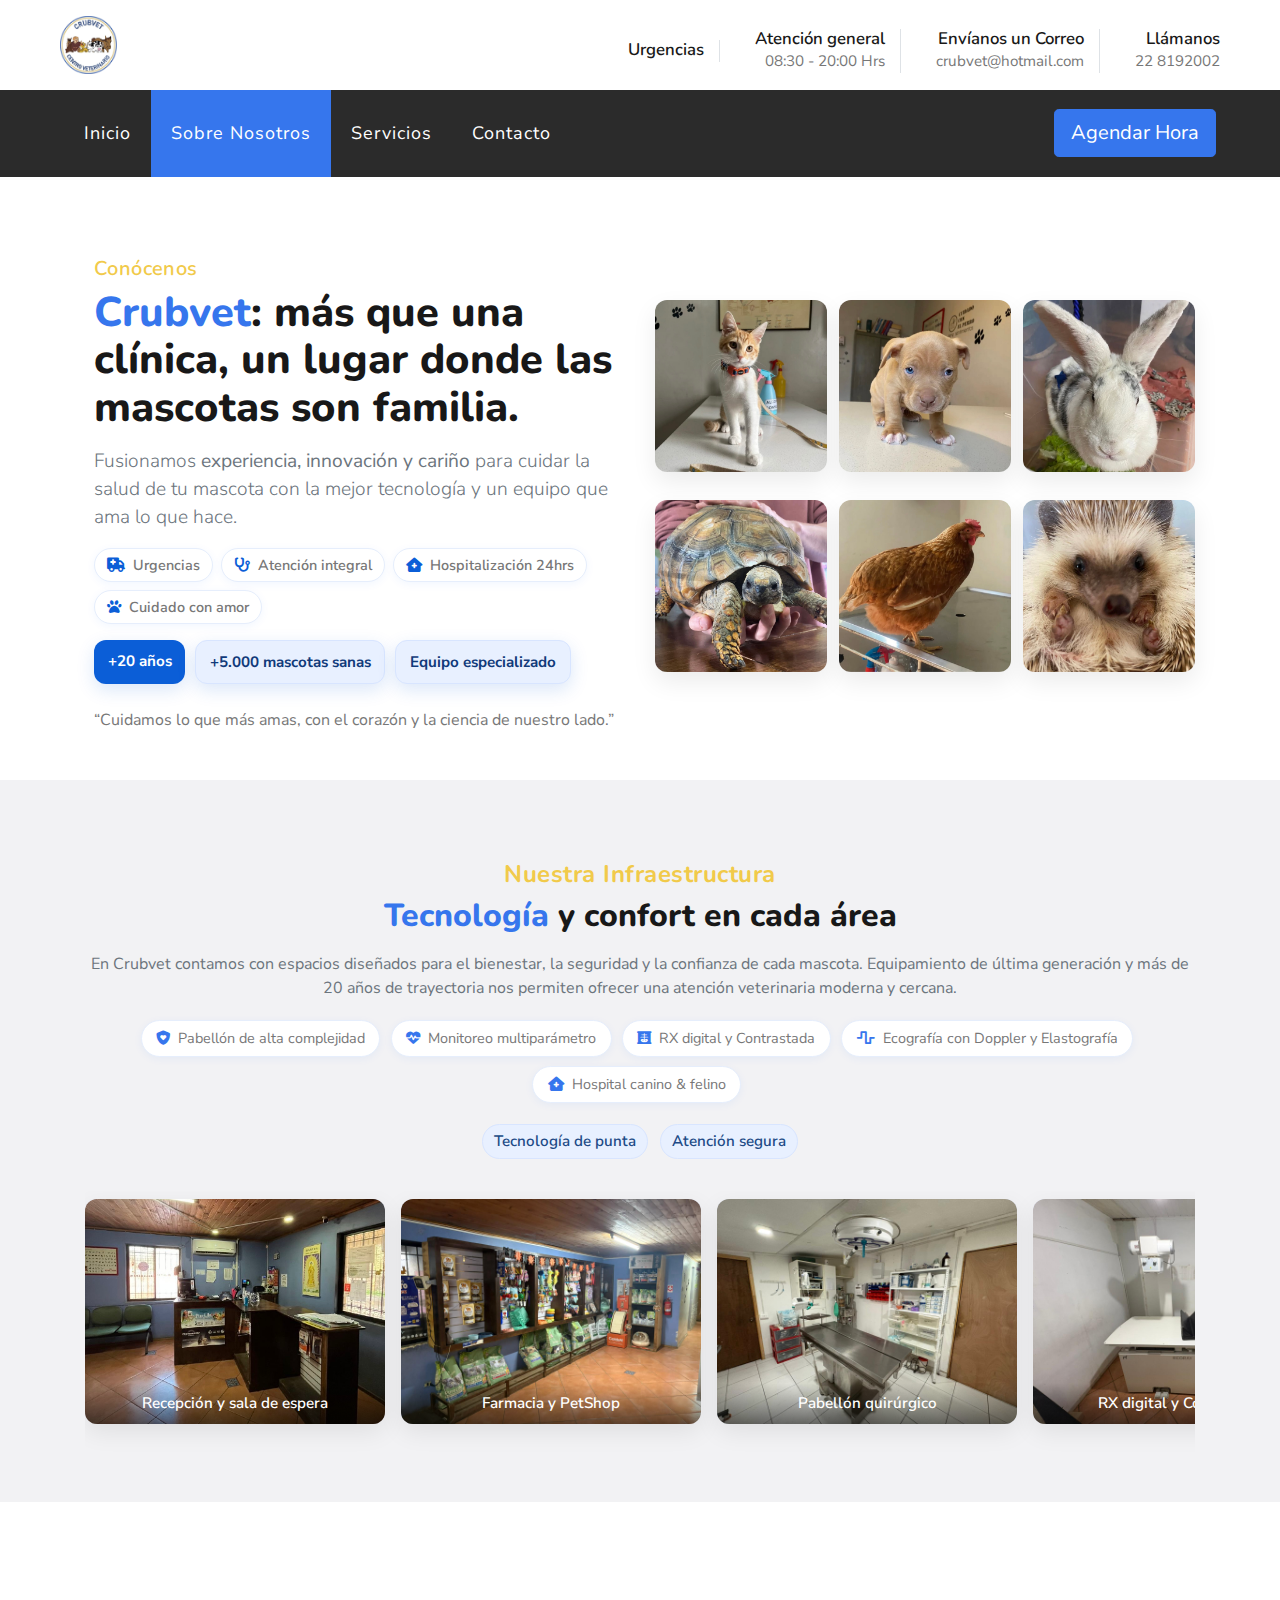
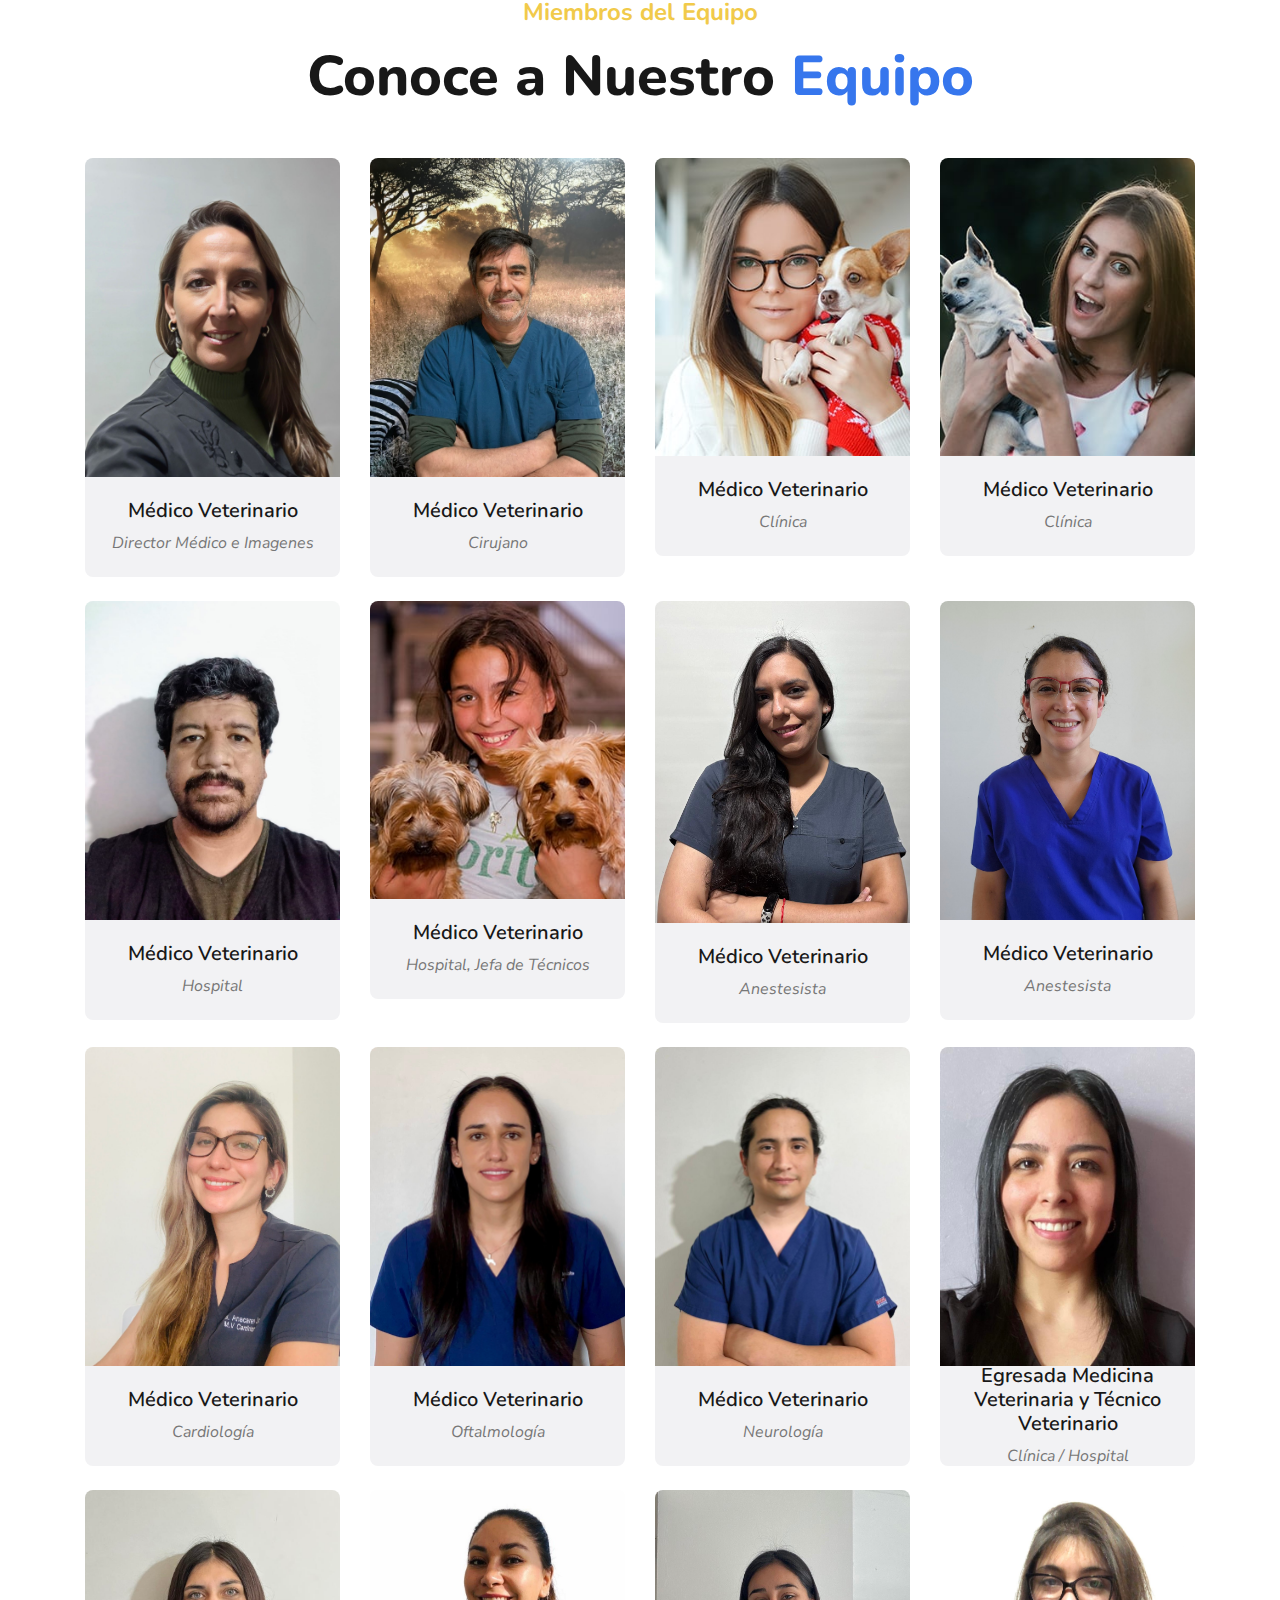
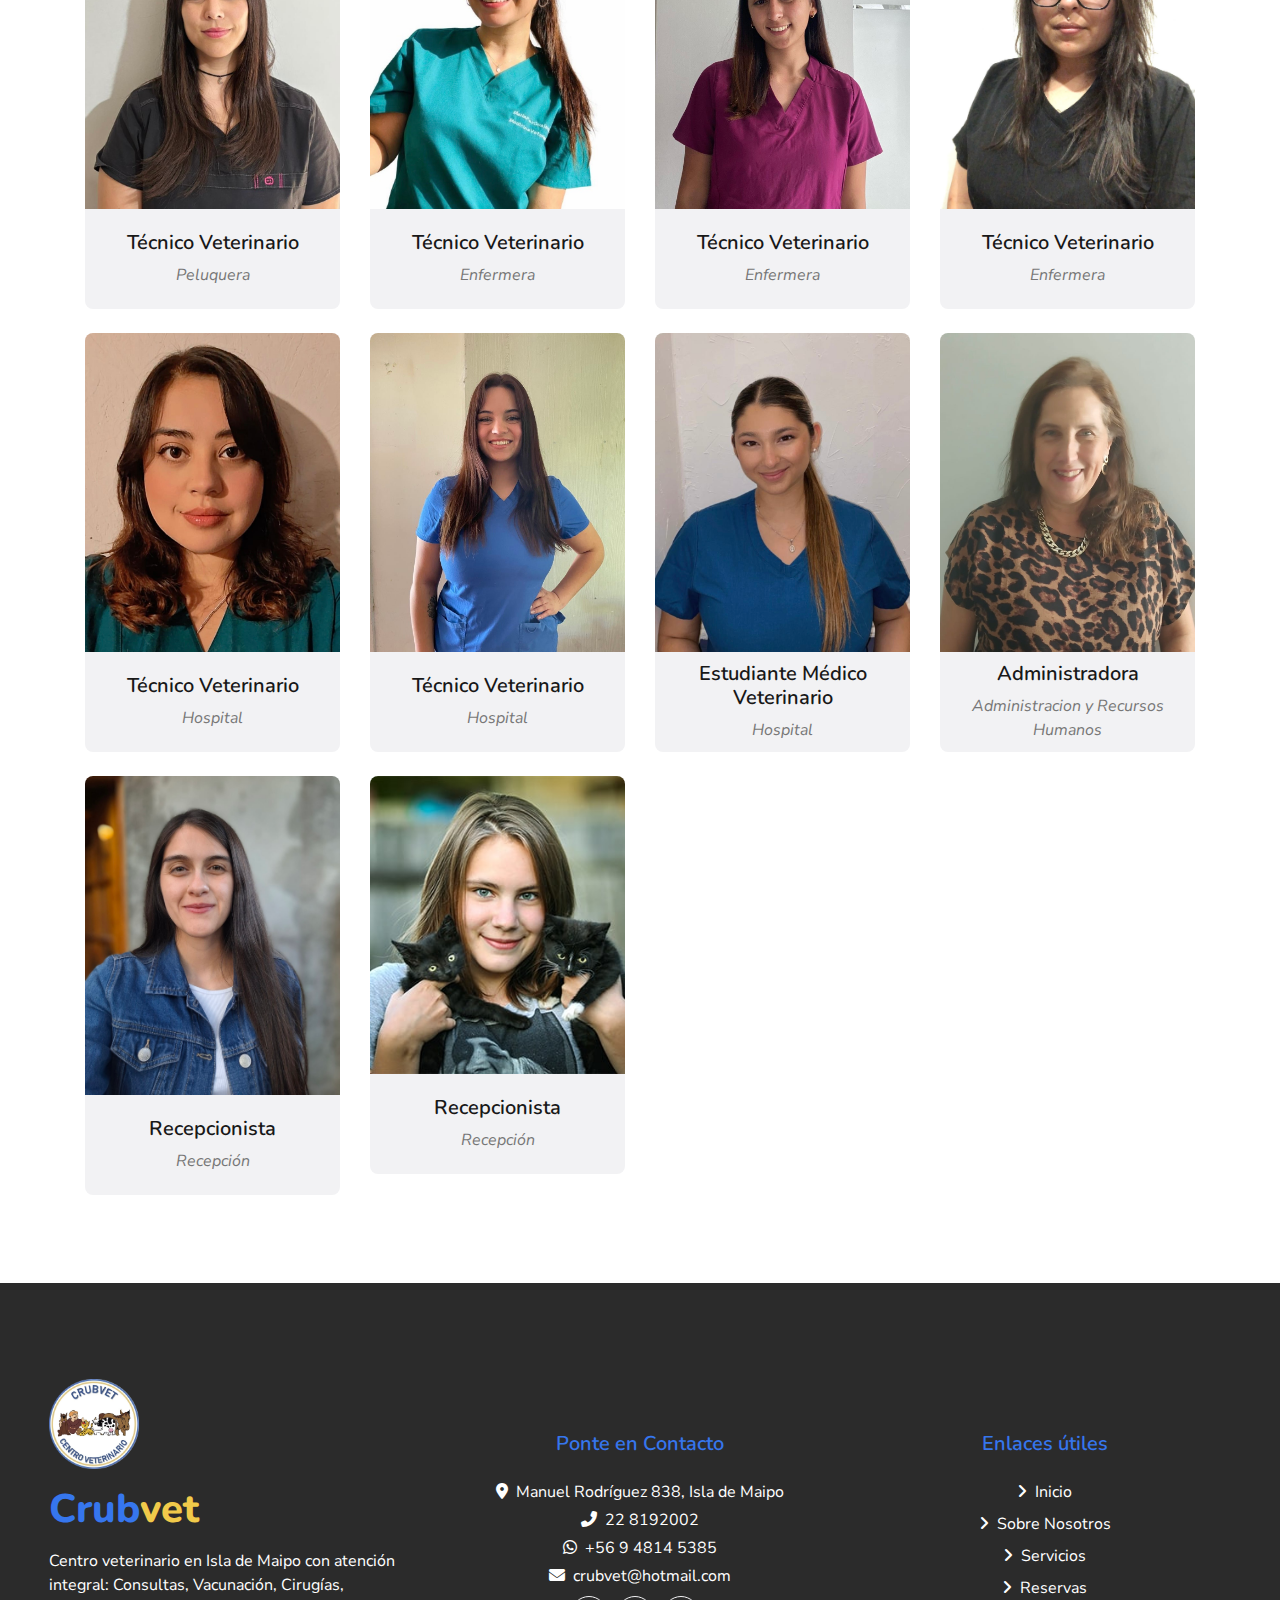
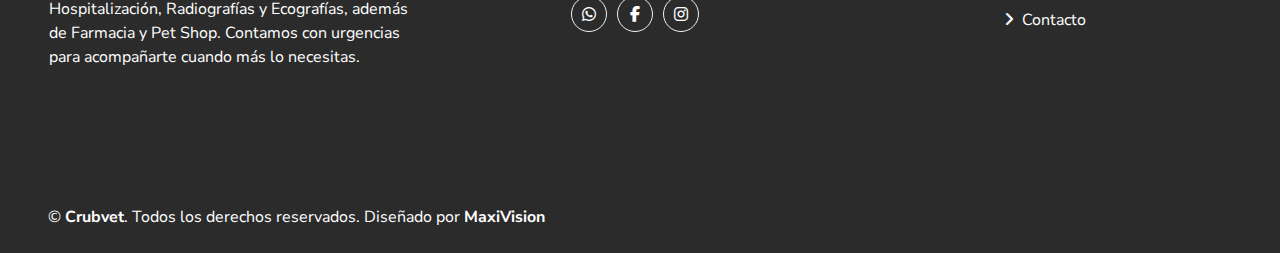
<file: about.html>
<!DOCTYPE html>
<html lang="es">

<head>
    <meta charset="utf-8">
    <title>Crubvet - Centro Veterinario</title>
    <meta content="width=device-width, initial-scale=1.0" name="viewport">
    <meta content="veterinaria, Isla de Maipo, urgencias 24/7, ecografías, radiografías, vacunación, hospitalización, cirugía" name="keywords">
    <meta content="Crubvet es un centro veterinario en Isla de Maipo con urgencias 24/7, consultas, vacunación, cirugías, diagnóstico por imágenes, hospitalización y pet shop." name="description">
    <link rel="stylesheet" href="https://cdnjs.cloudflare.com/ajax/libs/font-awesome/6.5.0/css/all.min.css">

    <!-- Favicon -->
    <link rel="icon" type="image/png" href="img/favicon.png">

    <!-- Google Web Fonts -->
    <link href="https://fonts.googleapis.com/css2?family=Nunito+Sans&family=Nunito:wght@600;700;800&display=swap" rel="stylesheet"> 

    <!-- Font Awesome -->
    <link href="https://cdnjs.cloudflare.com/ajax/libs/font-awesome/5.10.0/css/all.min.css" rel="stylesheet">

    <!-- Flaticon Font -->
    <link href="lib/flaticon/font/flaticon.css" rel="stylesheet">

    <!-- Librerías de Estilos -->
    <link href="lib/owlcarousel/assets/owl.carousel.min.css" rel="stylesheet">
    <link href="lib/tempusdominus/css/tempusdominus-bootstrap-4.min.css" rel="stylesheet" />

    <!-- Hoja de Estilos Bootstrap Personalizada -->
    <link href="css/style.css" rel="stylesheet">
</head>

<body>
    <!-- Barra Superior Inicio -->
    <div class="container-fluid">
        <div class="row py-3 px-lg-5">
            <div class="col-lg-4">
                <div>
                    <a href="index.html" class="logo">
                        <img src="img/crubvetlogo.png" alt="CRUBVET" class="logo-img" />
                    </a>
                </div>
            </div>
            <div class="col-lg-8 text-center text-lg-right">
                <div class="d-inline-flex align-items-center">
                    <div class="d-inline-flex flex-column text-center pr-3 border-right">
                        <h6>Urgencias</h6>
                        <p class="m-0"></p>
                    </div>
                    <div class="d-inline-flex flex-column text-center px-3 border-right">
                        <h6>Atención general</h6>
                        <p class="m-0">08:30 - 20:00 Hrs</p>
                    </div>
                    <div class="d-inline-flex flex-column text-center px-3 border-right">
                        <h6>Envíanos un Correo</h6>
                        <p class="m-0">crubvet@hotmail.com</p>
                    </div>
                    <div class="d-inline-flex flex-column text-center pl-3">
                        <h6>Llámanos</h6>
                        <p class="m-0">22 8192002</p>
                    </div>
                </div>
            </div>
        </div>
    </div>
    <!-- Barra Superior Fin -->


    <!-- Barra de navegación Start -->
    <div class="container-fluid p-0">
        <nav class="navbar navbar-expand-lg bg-dark navbar-dark py-3 py-lg-0 px-lg-5">
            <a href="" class="navbar-brand d-block d-lg-none">
                <h1 class="m-0 display-5 text-capitalize font-italic text-white"><span class="text-primary">Crub</span><span class="text-secondary">vet</span></h1>
            </a>
            <button type="button" class="navbar-toggler" data-toggle="collapse" data-target="#navbarCollapse">
                <span class="navbar-toggler-icon"></span>
            </button>
            <div class="collapse navbar-collapse justify-content-between px-3" id="navbarCollapse">
                <div class="navbar-nav mr-auto py-0">
                    <a href="index.html" class="nav-item nav-link">Inicio</a>
                    <a href="about.html" class="nav-item nav-link">Sobre Nosotros</a>
                    <a href="service.html" class="nav-item nav-link">Servicios</a>
                    <!-- <a href="booking.html" class="nav-item nav-link">Reservas</a> -->
                    <a href="contact.html" class="nav-item nav-link">Contacto</a>
                </div>
                <a href="" class="btn btn-lg btn-primary px-3 d-none d-lg-block">Agendar Hora</a>
            </div>
        </nav>
    </div>
    <!-- Barra de navegación End -->

<!-- SOBRE NOSOTROS · Crubvet versión cuadrada y mobile optimizada -->
<link rel="stylesheet" href="https://cdnjs.cloudflare.com/ajax/libs/font-awesome/6.5.0/css/all.min.css">

<style>
  .about-hero {
    background: white;
    padding: 5rem 0 3rem 0;
    overflow-x: hidden;
  }

  .about-eyebrow { letter-spacing:.4px }

  /* --- Texto fluido --- */
  .about-hero h1.display-5 {
    font-size: clamp(1.6rem, 4.5vw + .3rem, 2.6rem);
    line-height: 1.15;
    word-break: break-word;
  }
  .about-hero .lead {
    font-size: clamp(1rem, 2.5vw + .1rem, 1.2rem);
    line-height: 1.45;
  }

  /* Chips */
  .about-chips {
    display: flex;
    flex-wrap: wrap;
    gap: 8px;
    margin-bottom: 1rem;
  }
  .about-chips .chip {
    display: inline-flex;
    align-items: center;
    gap: .5rem;
    padding: .45rem .75rem;
    border-radius: 9999px;
    background: #fff;
    border: 1px solid #e6eefc;
    box-shadow: 0 2px 10px rgba(13,110,253,.06);
    font-weight: 600;
    font-size: .9rem;
    white-space: normal;
    line-height: 1.25;
    word-break: break-word;
    hyphens: auto;
  }
  .about-chips .chip i { color:#0b5ed7; flex-shrink: 0; }

  /* Stats */
  .about-stats {
    display: flex;
    gap: 10px;
    flex-wrap: wrap;
    margin-top: .75rem;
    justify-content: flex-start;
  }
  .about-stats .stat {
    background:#0b5ed7;
    color:#fff;
    border-radius:12px;
    padding:.6rem .85rem;
    font-weight:700;
    box-shadow:0 6px 18px rgba(11,94,215,.15);
    font-size:.95rem;
  }
  .about-stats .stat.light {
    background:#e8f0ff;
    color:#113a7a;
    border:1px solid #d8e5ff;
  }
  @media (max-width: 767.98px){
    .about-stats { justify-content: center; }
  }

  /* --- Collage cuadrado --- */
  .about-media-col {
    display: flex;
    justify-content: center;
    align-items: center;
  }
  .about-photos-grid {
    display: grid;
    grid-template-columns: repeat(auto-fit, minmax(160px, 1fr));
    gap: 12px;
    width: 100%;
    max-width: 600px;
  }
  .photo-card {
    background: #fff;
    border-radius: 12px;
    box-shadow: 0 10px 25px rgba(0,0,0,.08);
    overflow: hidden;
    transition: transform .25s ease, box-shadow .25s ease;
    aspect-ratio: 1 / 1; /* siempre cuadradas */
  }
  .photo-card:hover {
    transform: translateY(-3px);
    box-shadow: 0 14px 30px rgba(0,0,0,.12);
  }
  .photo-card img {
    width: 100%;
    height: 100%;
    object-fit: cover;
    display: block;
  }

  /* --- Responsividad --- */
  @media (max-width: 991.98px){
    .about-photos-grid { gap: 10px; max-width: 90%; }
  }
  @media (max-width: 767.98px){
    .about-photos-grid {
      grid-template-columns: repeat(2, 1fr); /* de a dos en celular */
      gap: 10px;
      max-width: 100%;
      margin-top: 1.5rem;
    }
  }
  @media (max-width: 480px){
    .about-photos-grid {
      grid-template-columns: repeat(2, 1fr); /* mantiene dos columnas */
      gap: 8px;
    }
    .about-hero .container { padding-left: 16px; padding-right: 16px; }
  }
</style>

<section class="about-hero">
  <div class="container">
    <div class="row align-items-center g-4">
      <!-- Texto -->
      <div class="col-lg-6 px-3 px-lg-4">
        <h5 class="text-secondary about-eyebrow mb-2">Conócenos</h5>
        <h1 class="display-5 mb-3">
          <span class="text-primary">Crubvet</span>: más que una clínica, un lugar donde las mascotas son familia.
        </h1>
        <p class="text-muted lead mb-3">
          Fusionamos <strong>experiencia, innovación y cariño</strong> para cuidar la salud de tu mascota con la mejor tecnología y un equipo que ama lo que hace.
        </p>

        <div class="about-chips">
          <span class="chip"><i class="fa-solid fa-ambulance"></i> Urgencias</span>
          <span class="chip"><i class="fa-solid fa-stethoscope"></i> Atención integral</span>
          <span class="chip"><i class="fa-solid fa-house-medical"></i> Hospitalización 24hrs</span>
          <span class="chip"><i class="fa-solid fa-paw"></i> Cuidado con amor</span>
        </div>

        <div class="about-stats">
          <span class="stat">+20 años</span>
          <span class="stat light">+5.000 mascotas sanas</span>
          <span class="stat light">Equipo especializado</span>
        </div>

        <p class="about-quote mt-4 mb-0">
          “Cuidamos lo que más amas, con el corazón y la ciencia de nuestro lado.”
        </p>
      </div>

      <!-- Collage cuadrado -->
      <div class="col-lg-6 about-media-col">
        <div class="about-photos-grid">
          <figure class="photo-card">
            <img src="img/sn-1.jpg" alt="Recepción Crubvet">
          </figure>
          <figure class="photo-card">
            <img src="img/sn-2.jpg" alt="Equipamiento veterinario moderno">
          </figure>
          <figure class="photo-card">
            <img src="img/sn-3.jpg" alt="Hospitalización felina y canina">
          </figure>
          <figure class="photo-card">
            <img src="img/sn-4.jpg" alt="Veterinarios cuidando mascota">
          </figure>
          <figure class="photo-card">
            <img src="img/sn-5.jpg" alt="Equipo médico Crubvet">
          </figure>
                    <figure class="photo-card">
            <img src="img/sn-6.jpg" alt="Equipo médico Crubvet">
          </figure>
        </div>
      </div>
    </div>
  </div>
</section>
<!-- /SOBRE NOSOTROS -->



<!-- Infraestructura (fondo completo, sin bordes redondeados) -->
<style>
  .infraestructura-full {
    background:#F2F2F4;
    padding: 5rem 0 3rem 0;
  }

  .infraestructura-full h4 {
    letter-spacing: 0.5px;
  }

  .infra-chips .chip {
    display: inline-flex;
    align-items: center;
    gap: .5rem;
    background: #fff;
    border: 1px solid #e6eefc;
    border-radius: 9999px;
    padding: .4rem .9rem;
    font-size: .9rem;
    margin: .3rem .4rem .3rem 0;
    box-shadow: 0 2px 8px rgba(13,110,253,.06);
    white-space: nowrap;
  }

  .infra-stats {
    display: flex;
    gap: 12px;
    flex-wrap: wrap;
    justify-content: center;
    margin-top: 10px;
    color: #204a86;
    font-weight: 600;
    font-size: .95rem;
  }

  .infra-stats .pill {
    background: #e8f0ff;
    border: 1px solid #d8e5ff;
    border-radius: 9999px;
    padding: .35rem .7rem;
  }

  /* Carrusel */
  .infra-gallery-wrap {
    margin-top: 2rem;
  }

  .infra-gallery {
    display: flex;
    gap: 16px;
    overflow-x: auto;
    overscroll-behavior-x: contain;
    scroll-snap-type: x mandatory;
    padding: 8px 2px 14px;
    scrollbar-width: none;
  }

  .infra-gallery::-webkit-scrollbar {
    display: none;
  }

  .infra-card {
    position: relative;
    min-width: 300px;
    width: 30%;
    aspect-ratio: 4/3;
    border-radius: 12px;
    overflow: hidden;
    scroll-snap-align: start;
    background: #dfe8ff;
    box-shadow: 0 8px 24px rgba(0, 0, 0, .08);
    transition: transform .25s ease, box-shadow .25s ease;
  }

  .infra-card:hover {
    transform: translateY(-2px);
    box-shadow: 0 12px 28px rgba(0, 0, 0, .12);
  }

  .infra-card img {
    position: absolute;
    inset: 0;
    width: 100%;
    height: 100%;
    object-fit: cover;
    filter: saturate(1.03);
  }

  .infra-badge {
    position: absolute;
    top: 10px;
    left: 10px;
    background: rgba(255, 255, 255, .9);
    backdrop-filter: saturate(140%) blur(3px);
    color: #0b5ed7;
    font-weight: 600;
    font-size: .8rem;
    padding: .25rem .55rem;
    border-radius: 9999px;
    border: 1px solid rgba(11, 94, 215, .15);
  }

  .infra-caption {
    position: absolute;
    left: 0;
    right: 0;
    bottom: 0;
    padding: .6rem .8rem;
    color: #fff;
    font-weight: 600;
    background: linear-gradient(180deg, transparent, rgba(0, 0, 0, .55));
    font-size: .95rem;
  }

  @media (max-width: 991.98px) {
    .infra-card {
      width: 70vw;
      min-width: 260px;
    }
  }
</style>

<section class="infraestructura-full text-center">
  <div class="container">
    <h4 class="text-secondary mb-2">Nuestra Infraestructura</h4>
    <h2 class="display-6 mb-3"><span class="text-primary">Tecnología</span> y confort en cada área</h2>
    <p class="text-muted mb-3">
      En Crubvet contamos con espacios diseñados para el bienestar, la seguridad y la confianza de cada mascota.
      Equipamiento de última generación y más de 20 años de trayectoria nos permiten ofrecer una atención veterinaria moderna y cercana.
    </p>

    <div class="infra-chips mb-3">
      <span class="chip"><i class="fa fa-shield-heart text-primary"></i> Pabellón de alta complejidad</span>
      <span class="chip"><i class="fa fa-heart-pulse text-primary"></i> Monitoreo multiparámetro</span>
      <span class="chip"><i class="fa fa-x-ray text-primary"></i> RX digital y Contrastada</span>
      <span class="chip"><i class="fa fa-wave-square text-primary"></i> Ecografía con Doppler y Elastografía</span>
      <span class="chip"><i class="fa fa-house-medical text-primary"></i> Hospital canino & felino</span>
    </div>

    <div class="infra-stats">
      <span class="pill">Tecnología de punta</span>
      <span class="pill">Atención segura</span>
    </div>

    <!-- Carrusel -->
    <div class="infra-gallery-wrap">
      <div class="infra-gallery" id="infraCarousel">
        <figure class="infra-card">
          <img src="img/infraestructura-3.jpg" alt="Infraestructura Crubvet — Recepción">
          <figcaption class="infra-caption">Recepción y sala de espera</figcaption>
        </figure>

        <figure class="infra-card">
          <img src="img/service-10.jpg" alt="Infraestructura Crubvet — PetShop">
          <figcaption class="infra-caption">Farmacia y PetShop</figcaption>
        </figure>

        <figure class="infra-card">
          <img src="img/infraestructura-4.jpg" alt="Infraestructura Crubvet — Pabellón">
          <figcaption class="infra-caption">Pabellón quirúrgico</figcaption>
        </figure>

        <figure class="infra-card">
          <img src="img/infraestructura-1.jpg" alt="Infraestructura Crubvet — RX Digital">
          <figcaption class="infra-caption">RX digital y Contrastada</figcaption>
        </figure>

        <figure class="infra-card">
          <img src="img/infraestructura-7.jpg" alt="Infraestructura Crubvet — Ecografía">
          <figcaption class="infra-caption">Ecografía con Doppler y Elastografía</figcaption>
        </figure>

        <figure class="infra-card">
          <img src="img/infraestructura-2.jpg" alt="Infraestructura Crubvet — Hospitalización Felina">
          <figcaption class="infra-caption">Hospitalización felina</figcaption>
        </figure>

        <figure class="infra-card">
          <img src="img/infraestructura-5.jpg" alt="Infraestructura Crubvet — Hospitalización Canina">
          <figcaption class="infra-caption">Hospitalización canina</figcaption>
        </figure>
      </div>
    </div>
  </div>
</section>

<script>
  // Carrusel autoplay con pausa al hover
  (function(){
    const gallery = document.getElementById('infraCarousel');
    if(!gallery) return;

    let idx = 0, timer = null;

    const cards = () => Array.from(gallery.querySelectorAll('.infra-card'));
    function cardWidth(){
      const c = cards()[0];
      if(!c) return 0;
      return c.getBoundingClientRect().width + 16; // gap
    }

    function next(){
      const cList = cards();
      if(cList.length === 0) return;
      idx = (idx + 1) % cList.length;
      gallery.scrollTo({ left: idx * cardWidth(), behavior: 'smooth' });
    }

    function start(){ stop(); timer = setInterval(next, 3000); }
    function stop(){ if(timer) clearInterval(timer); timer = null; }

    gallery.addEventListener('mouseenter', stop);
    gallery.addEventListener('mouseleave', start);
    gallery.addEventListener('touchstart', stop, {passive:true});
    gallery.addEventListener('touchend', start);
    window.addEventListener('resize', () => {
      gallery.scrollTo({ left: idx * cardWidth(), behavior: 'instant' });
    });

    start();
  })();
</script>
    <!-- Equipo Inicio -->
    <div class="container mt-5 pt-5 pb-3">
        <div class="d-flex flex-column text-center mb-5">
            <h4 class="text-secondary mb-3">Miembros del Equipo</h4>
            <h1 class="display-4 m-0">Conoce a Nuestro <span class="text-primary">Equipo</span></h1>
        </div>
        <div class="row">
            <!-- Puedes reemplazar por fotos reales del equipo -->
            
            <div class="col-lg-3 col-md-6">
                <div class="team card position-relative overflow-hidden border-0 mb-4">
                    <img class="card-img-top" src="img/team-16.jpg" alt="">
                    <div class="card-body text-center p-0">
                        <div class="team-text d-flex flex-column justify-content-center bg-light">
                            <h5>Médico Veterinario</h5>
                            <i>Director Médico e Imagenes</i>
                        </div>
                        <div class="team-social d-flex align-items-center justify-content-center bg-dark">
                            <div class="team-contact-name text-white" aria-hidden="false">Dra. Carolina Ugalde</div>
                        </div>
                    </div>
                </div>
            </div>
            <div class="col-lg-3 col-md-6">
                <div class="team card position-relative overflow-hidden border-0 mb-4">
                    <img class="card-img-top" src="img/team-15.jpg" alt="">
                    <div class="card-body text-center p-0">
                        <div class="team-text d-flex flex-column justify-content-center bg-light">
                            <h5>Médico Veterinario</h5>
                            <i>Cirujano</i>
                        </div>
                        <div class="team-social d-flex align-items-center justify-content-center bg-dark">
                            <div class="team-contact-name text-white" aria-hidden="false">Dr. Rodolfo Boke</div>
                        </div>
                    </div>
                </div>
            </div>
            <div class="col-lg-3 col-md-6">
                <div class="team card position-relative overflow-hidden border-0 mb-4">
                    <img class="card-img-top" src="img/team-2.jpg" alt="">
                    <div class="card-body text-center p-0">
                        <div class="team-text d-flex flex-column justify-content-center bg-light">
                            <h5>Médico Veterinario</h5>
                            <i>Clínica</i>
                        </div>
                        <div class="team-social d-flex align-items-center justify-content-center bg-dark">
                            <div class="team-contact-name text-white" aria-hidden="false">Dra. Sofía Troncoso</div>
                        </div>
                    </div>
                </div>
            </div>
            <div class="col-lg-3 col-md-6">
                <div class="team card position-relative overflow-hidden border-0 mb-4">
                    <img class="card-img-top" src="img/team-4.jpg" alt="">
                    <div class="card-body text-center p-0">
                        <div class="team-text d-flex flex-column justify-content-center bg-light">
                            <h5>Médico Veterinario</h5>
                            <i>Clínica</i>
                        </div>
                        <div class="team-social d-flex align-items-center justify-content-center bg-dark">
                            <div class="team-contact-name text-white" aria-hidden="false">Dra. Mitssy Iturriaga</div>
                        </div>
                    </div>
                </div>
            </div>
            <div class="col-lg-3 col-md-6">
                <div class="team card position-relative overflow-hidden border-0 mb-4">
                    <img class="card-img-top" src="img/team-11.jpg" alt="">
                    <div class="card-body text-center p-0">
                        <div class="team-text d-flex flex-column justify-content-center bg-light">
                            <h5>Médico Veterinario</h5>
                            <i>Hospital</i>
                        </div>
                        <div class="team-social d-flex align-items-center justify-content-center bg-dark">
                            <div class="team-contact-name text-white" aria-hidden="false">Dr. Alexis Gonzalez</div>
                        </div>
                    </div>
                </div>
            </div>
            <div class="col-lg-3 col-md-6">
                <div class="team card position-relative overflow-hidden border-0 mb-4">
                    <img class="card-img-top" src="img/team-3.jpg" alt="">
                    <div class="card-body text-center p-0">
                        <div class="team-text d-flex flex-column justify-content-center bg-light">
                            <h5>Médico Veterinario</h5>
                            <i>Hospital, Jefa de Técnicos</i>
                        </div>
                        <div class="team-social d-flex align-items-center justify-content-center bg-dark">
                            <div class="team-contact-name text-white" aria-hidden="false">Dra. Sofía Farías</div>
                        </div>
                    </div>
                </div>
            </div>
            <div class="col-lg-3 col-md-6">
                <div class="team card position-relative overflow-hidden border-0 mb-4">
                    <img class="card-img-top" src="img/team-14.jpg" alt="">
                    <div class="card-body text-center p-0">
                        <div class="team-text d-flex flex-column justify-content-center bg-light">
                            <h5>Médico Veterinario</h5>
                            <i>Anestesista</i>
                        </div>
                        <div class="team-social d-flex align-items-center justify-content-center bg-dark">
                            <div class="team-contact-name text-white" aria-hidden="false">Dra. Paulina Robles</div>
                        </div>
                    </div>
                </div>
            </div>
            <div class="col-lg-3 col-md-6">
                <div class="team card position-relative overflow-hidden border-0 mb-4">
                    <img class="card-img-top" src="img/team-18.jpg" alt="">
                    <div class="card-body text-center p-0">
                        <div class="team-text d-flex flex-column justify-content-center bg-light">
                            <h5>Médico Veterinario</h5>
                            <i>Anestesista</i>
                        </div>
                        <div class="team-social d-flex align-items-center justify-content-center bg-dark">
                            <div class="team-contact-name text-white" aria-hidden="false">Dra. Victoria Villablanca</div>
                        </div>
                    </div>
                </div>
            </div>
            <div class="col-lg-3 col-md-6">
                <div class="team card position-relative overflow-hidden border-0 mb-4">
                    <img class="card-img-top" src="img/team-20.jpg" alt="">
                    <div class="card-body text-center p-0">
                        <div class="team-text d-flex flex-column justify-content-center bg-light">
                            <h5>Médico Veterinario</h5>
                            <i>Cardiología</i>
                        </div>
                        <div class="team-social d-flex align-items-center justify-content-center bg-dark">
                            <div class="team-contact-name text-white" aria-hidden="false">Dra. Anacaren Jara</div>
                        </div>
                    </div>
                </div>
            </div>
            <div class="col-lg-3 col-md-6">
                <div class="team card position-relative overflow-hidden border-0 mb-4">
                    <img class="card-img-top" src="img/team-21.jpg" alt="">
                    <div class="card-body text-center p-0">
                        <div class="team-text d-flex flex-column justify-content-center bg-light">
                            <h5>Médico Veterinario</h5>
                            <i>Oftalmología</i>
                        </div>
                        <div class="team-social d-flex align-items-center justify-content-center bg-dark">
                            <div class="team-contact-name text-white" aria-hidden="false">Dra. Francisca Carvallo</div>
                        </div>
                    </div>
                </div>
            </div>
            <div class="col-lg-3 col-md-6">
                <div class="team card position-relative overflow-hidden border-0 mb-4">
                    <img class="card-img-top" src="img/team-19.jpg" alt="">
                    <div class="card-body text-center p-0">
                        <div class="team-text d-flex flex-column justify-content-center bg-light">
                            <h5>Médico Veterinario</h5>
                            <i>Neurología</i>
                        </div>
                        <div class="team-social d-flex align-items-center justify-content-center bg-dark">
                            <div class="team-contact-name text-white" aria-hidden="false">Dr. Sebastián Moncada</div>
                        </div>
                    </div>
                </div>
            </div>
            <div class="col-lg-3 col-md-6">
                <div class="team card position-relative overflow-hidden border-0 mb-4">
                    <img class="card-img-top" src="img/team-17.jpg" alt="">
                    <div class="card-body text-center p-0">
                        <div class="team-text d-flex flex-column justify-content-center bg-light">
                            <h5>Egresada Medicina Veterinaria y Técnico Veterinario</h5>
                            <i>Clínica / Hospital</i>
                        </div>
                        <div class="team-social d-flex align-items-center justify-content-center bg-dark">
                            <div class="team-contact-name text-white" aria-hidden="false">Francisca Ibaceta</div>
                        </div>
                    </div>
                </div>
            </div>
            <div class="col-lg-3 col-md-6">
                <div class="team card position-relative overflow-hidden border-0 mb-4">
                    <img class="card-img-top" src="img/team-22.jpg" alt="">
                    <div class="card-body text-center p-0">
                        <div class="team-text d-flex flex-column justify-content-center bg-light">
                            <h5>Técnico Veterinario</h5>
                            <i>Peluquera</i>
                        </div>
                        <div class="team-social d-flex align-items-center justify-content-center bg-dark">
                            <div class="team-contact-name text-white" aria-hidden="false">Francisca Beltran</div>
                        </div>
                    </div>
                </div>
            </div>
            <div class="col-lg-3 col-md-6">
                <div class="team card position-relative overflow-hidden border-0 mb-4">
                    <img class="card-img-top" src="img/team-23.jpg" alt="">
                    <div class="card-body text-center p-0">
                        <div class="team-text d-flex flex-column justify-content-center bg-light">
                            <h5>Técnico Veterinario</h5>
                            <i>Enfermera</i>
                        </div>
                        <div class="team-social d-flex align-items-center justify-content-center bg-dark">
                            <div class="team-contact-name text-white" aria-hidden="false">María Paz Guajardo</div>
                        </div>
                    </div>
                </div>
            </div>
            <div class="col-lg-3 col-md-6">
                <div class="team card position-relative overflow-hidden border-0 mb-4">
                    <img class="card-img-top" src="img/team-6.jpg" alt="">
                    <div class="card-body text-center p-0">
                        <div class="team-text d-flex flex-column justify-content-center bg-light">
                            <h5>Técnico Veterinario</h5>
                            <i>Enfermera</i>
                        </div>
                        <div class="team-social d-flex align-items-center justify-content-center bg-dark">
                            <div class="team-contact-name text-white" aria-hidden="false">Sofía Armijo</div>
                        </div>
                    </div>
                </div>
            </div>
            <div class="col-lg-3 col-md-6">
                <div class="team card position-relative overflow-hidden border-0 mb-4">
                    <img class="card-img-top" src="img/team-12.jpg" alt="">
                    <div class="card-body text-center p-0">
                        <div class="team-text d-flex flex-column justify-content-center bg-light">
                            <h5>Técnico Veterinario</h5>
                            <i>Enfermera</i>
                        </div>
                        <div class="team-social d-flex align-items-center justify-content-center bg-dark">
                            <div class="team-contact-name text-white" aria-hidden="false">Emelyn Escalante</div>
                        </div>
                    </div>
                </div>
            </div>
            <div class="col-lg-3 col-md-6">
                <div class="team card position-relative overflow-hidden border-0 mb-4">
                    <img class="card-img-top" src="img/team-8.jpg" alt="">
                    <div class="card-body text-center p-0">
                        <div class="team-text d-flex flex-column justify-content-center bg-light">
                            <h5>Técnico Veterinario</h5>
                            <i>Hospital</i>
                        </div>
                        <div class="team-social d-flex align-items-center justify-content-center bg-dark">
                            <div class="team-contact-name text-white" aria-hidden="false">Cynthia Saavedra</div>
                        </div>
                    </div>
                </div>
            </div>
            <div class="col-lg-3 col-md-6">
                <div class="team card position-relative overflow-hidden border-0 mb-4">
                    <img class="card-img-top" src="img/team-10.jpg" alt="">
                    <div class="card-body text-center p-0">
                        <div class="team-text d-flex flex-column justify-content-center bg-light">
                            <h5>Técnico Veterinario</h5>
                            <i>Hospital</i>
                        </div>
                        <div class="team-social d-flex align-items-center justify-content-center bg-dark">
                            <div class="team-contact-name text-white" aria-hidden="false">Fanny Morales</div>
                        </div>
                    </div>
                </div>
            </div>
            <div class="col-lg-3 col-md-6">
                <div class="team card position-relative overflow-hidden border-0 mb-4">
                    <img class="card-img-top" src="img/team-9.jpg" alt="">
                    <div class="card-body text-center p-0">
                        <div class="team-text d-flex flex-column justify-content-center bg-light">
                            <h5>Estudiante Médico Veterinario</h5>
                            <i>Hospital</i>
                        </div>
                        <div class="team-social d-flex align-items-center justify-content-center bg-dark">
                            <div class="team-contact-name text-white" aria-hidden="false">Antonia Salazar</div>
                        </div>
                    </div>
                </div>
            </div>
            <div class="col-lg-3 col-md-6">
                <div class="team card position-relative overflow-hidden border-0 mb-4">
                    <img class="card-img-top" src="img/team-13.jpg" alt="">
                    <div class="card-body text-center p-0">
                        <div class="team-text d-flex flex-column justify-content-center bg-light">
                            <h5>Administradora</h5>
                            <i>Administracion y Recursos Humanos</i>
                        </div>
                        <div class="team-social d-flex align-items-center justify-content-center bg-dark">
                            <div class="team-contact-name text-white" aria-hidden="false">Maria Eugenia Vera</div>
                        </div>
                    </div>
                </div>
            </div>
            <div class="col-lg-3 col-md-6">
                <div class="team card position-relative overflow-hidden border-0 mb-4">
                    <img class="card-img-top" src="img/team-5.jpg" alt="">
                    <div class="card-body text-center p-0">
                        <div class="team-text d-flex flex-column justify-content-center bg-light">
                            <h5>Recepcionista</h5>
                            <i>Recepción</i>
                        </div>
                        <div class="team-social d-flex align-items-center justify-content-center bg-dark">
                            <div class="team-contact-name text-white" aria-hidden="false">Josefina Toro</div>
                        </div>
                    </div>
                </div>
            </div>
            <div class="col-lg-3 col-md-6">
                <div class="team card position-relative overflow-hidden border-0 mb-4">
                    <img class="card-img-top" src="img/team-1.jpg" alt="">
                    <div class="card-body text-center p-0">
                        <div class="team-text d-flex flex-column justify-content-center bg-light">
                            <h5>Recepcionista</h5>
                            <i>Recepción</i>
                        </div>
                        <div class="team-social d-flex align-items-center justify-content-center bg-dark">
                            <div class="team-contact-name text-white" aria-hidden="false">Josefa Morales</div>
                        </div>
                    </div>
                </div>
            </div>
        </div>
    </div>
    <!-- Equipo Fin -->


    <!-- Footer Inicio -->
    <div class="container-fluid bg-dark text-white mt-5 py-5 px-sm-3 px-md-5">
        <div class="row pt-5">
            <div class="col-lg-4 col-md-12 mb-5 order-lg-1">
                <div class="footer-brand">
                    <img src="img/crubvetlogo.png" alt="CRUBVET" class="footer-logo img-fluid mb-3">
                    <h1 class="mb-3 display-5 text-capitalize text-white"><span class="text-primary">Crub</span><span class="text-secondary">vet</span></h1>
                </div>
                <p class="m-0">Centro veterinario en Isla de Maipo con atención integral: Consultas, Vacunación, Cirugías, Hospitalización, Radiografías y Ecografías, además de Farmacia y Pet Shop. Contamos con urgencias para acompañarte cuando más lo necesitas.</p>
            </div>

            <div class="col-lg-4 col-md-12 mb-5 order-lg-2 d-flex justify-content-center align-items-center">
                <div>
                    <h5 class="text-primary mb-4 text-center">Ponte en Contacto</h5>
                    <p class="text-center mb-1"><i class="fa fa-map-marker-alt mr-2"></i>Manuel Rodríguez 838, Isla de Maipo</p>
                    <p class="text-center mb-1"><i class="fa fa-phone-alt mr-2"></i>22 8192002</p>
                    <p class="text-center mb-1"><i class="fab fa-whatsapp mr-2"></i>+56 9 4814 5385</p>
                    <p class="text-center mb-2"><i class="fa fa-envelope mr-2"></i>crubvet@hotmail.com</p>
                    <div class="d-flex justify-content-center mt-2">
                        <a class="btn btn-outline-light rounded-circle text-center mr-2 px-0" style="width: 36px; height: 36px;" href="https://wa.me/56948145385"><i class="fab fa-whatsapp"></i></a>
                        <a class="btn btn-outline-light rounded-circle text-center mr-2 px-0" style="width: 36px; height: 36px;" href="https://www.facebook.com/crubvetislademaipo/"><i class="fab fa-facebook-f"></i></a>
                        <a class="btn btn-outline-light rounded-circle text-center mr-2 px-0" style="width: 36px; height: 36px;" href="https://www.instagram.com/crubvetislademaipo/"><i class="fab fa-instagram"></i></a>
                    </div>
                </div>
            </div>

            <div class="col-lg-4 col-md-12 mb-5 order-lg-3">
                <h5 class="text-primary mb-4">Enlaces útiles</h5>
                <div class="d-flex flex-column justify-content-start">
                    <a class="text-white mb-2" href="index.html"><i class="fa fa-angle-right mr-2"></i>Inicio</a>
                    <a class="text-white mb-2" href="about.html"><i class="fa fa-angle-right mr-2"></i>Sobre Nosotros</a>
                    <a class="text-white mb-2" href="service.html"><i class="fa fa-angle-right mr-2"></i>Servicios</a>
                    <a class="text-white mb-2" href="https://wa.me/56948145385"><i class="fa fa-angle-right mr-2"></i>Reservas</a>
                    <a class="text-white" href="contact.html"><i class="fa fa-angle-right mr-2"></i>Contacto</a>
                </div>
            </div>
        </div>
    </div>
    <div class="container-fluid text-white py-4 px-sm-3 px-md-5" style="background: #111111;">
        <div class="row">
            <div class="col-md-6 text-center text-md-left mb-3 mb-md-0">
                <p class="m-0 text-white">
                    &copy; <a class="text-white font-weight-bold" href="#">Crubvet</a>. Todos los derechos reservados. Diseñado por
                    <a class="text-white font-weight-bold" href="https://www.linkedin.com/company/maxivisionspa/">MaxiVision</a>
                </p>
            </div>
        </div>
    </div>
    <!-- Footer Fin -->

    <!-- Volver Arriba -->
    <a href="#" class="btn btn-lg btn-primary back-to-top"><i class="fa fa-angle-double-up"></i></a>

    <!-- Bibliotecas JavaScript -->
    <script src="https://code.jquery.com/jquery-3.4.1.min.js"></script>
    <script src="https://stackpath.bootstrapcdn.com/bootstrap/4.4.1/js/bootstrap.bundle.min.js"></script>
    <script src="lib/easing/easing.min.js"></script>
    <script src="lib/owlcarousel/owl.carousel.min.js"></script>
    <script src="lib/tempusdominus/js/moment.min.js"></script>
    <script src="lib/tempusdominus/js/moment-timezone.min.js"></script>
    <script src="lib/tempusdominus/js/tempusdominus-bootstrap-4.min.js"></script>

    <!-- Archivo Javascript de Contacto -->
    <script src="mail/jqBootstrapValidation.min.js"></script>
    <script src="mail/contact.js"></script>

    <!-- Plantilla Javascript -->
    <script src="js/main.js"></script>
</body>
</html>
</file>
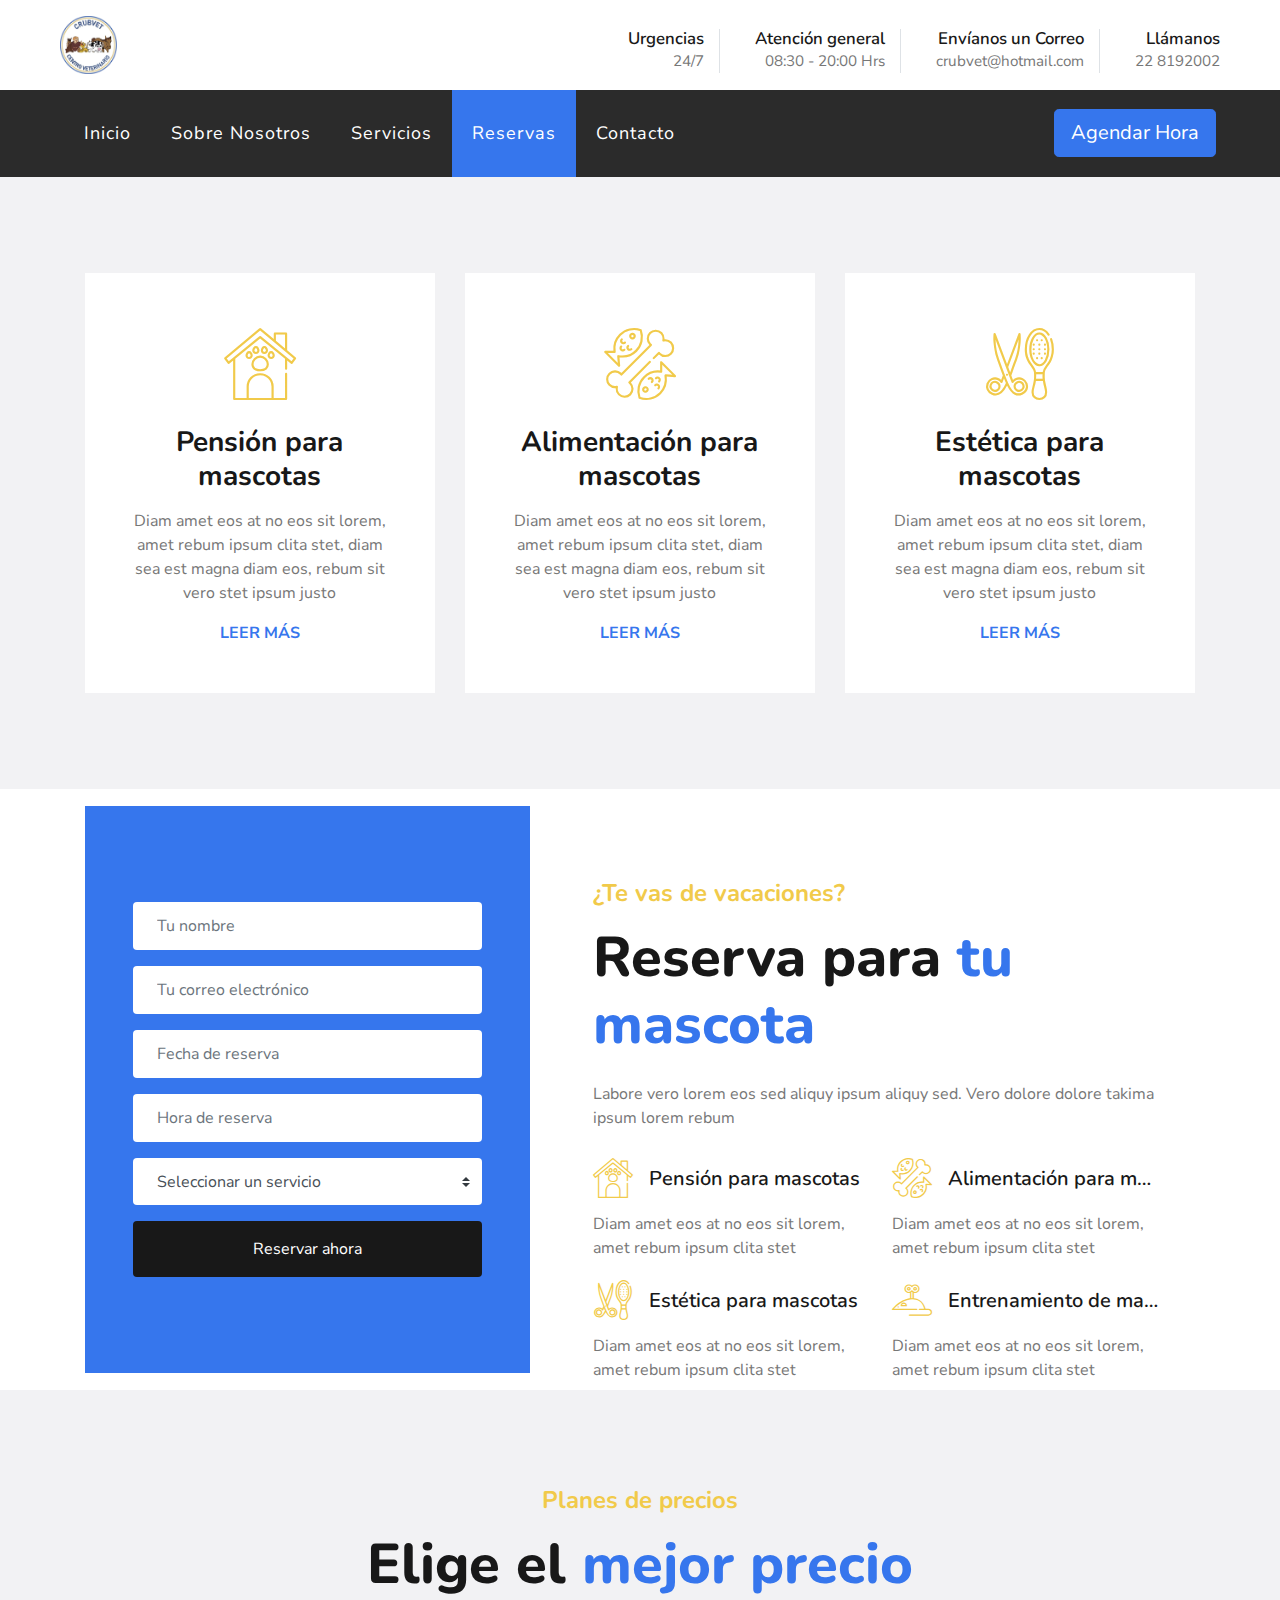
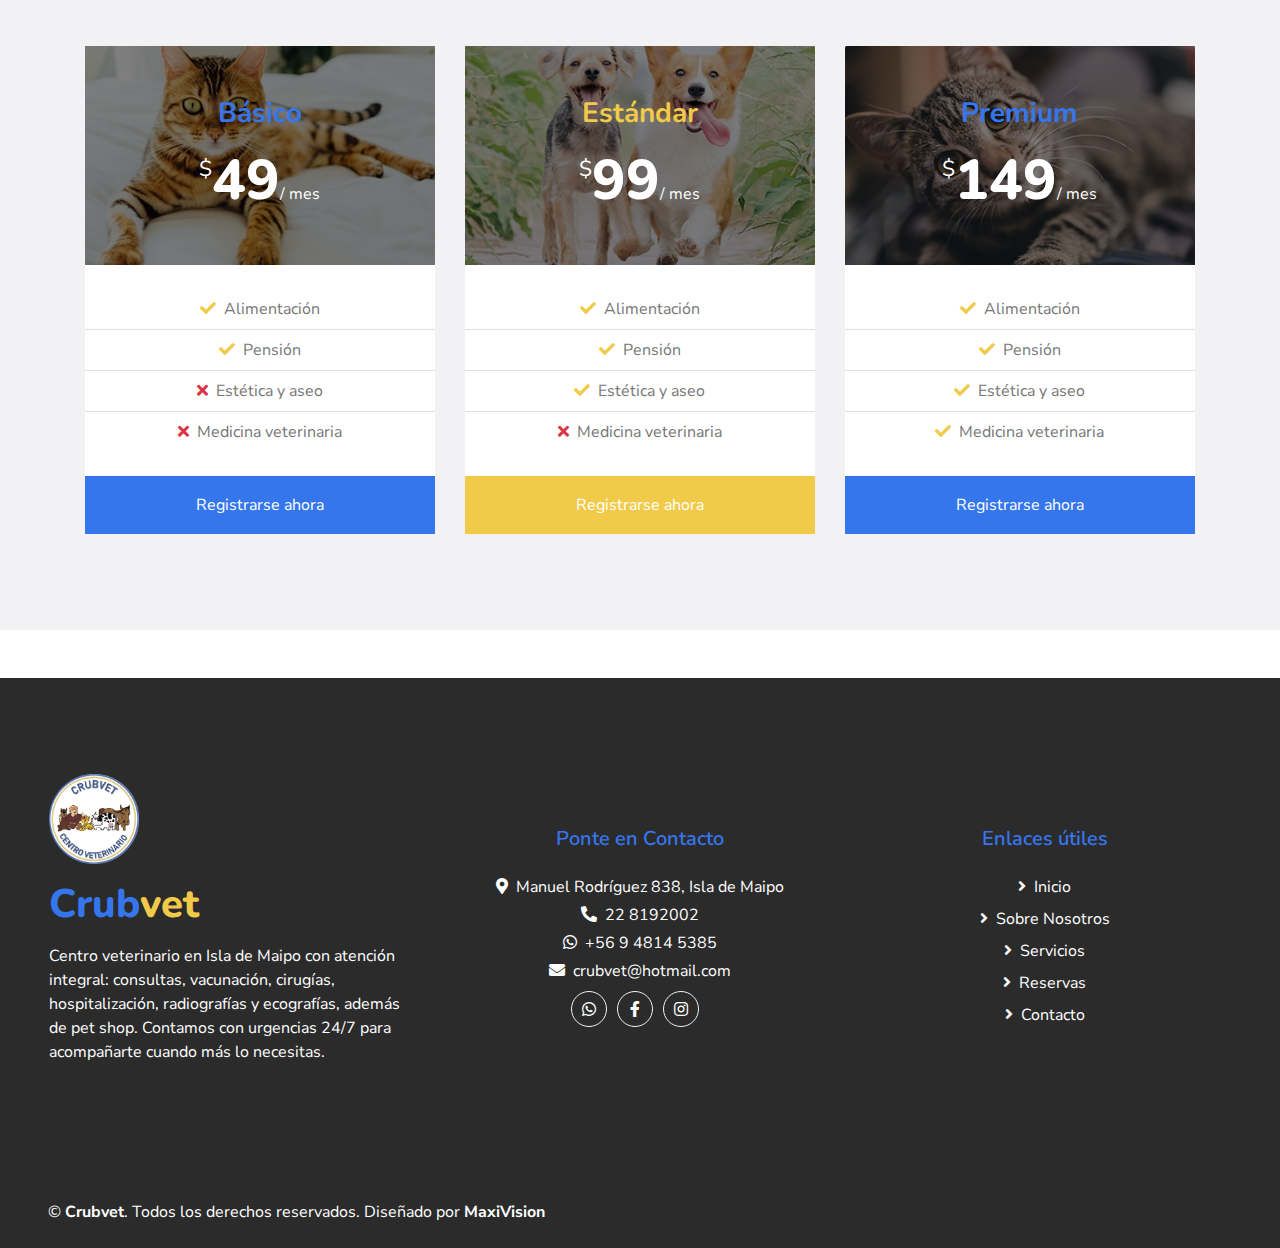
<file: booking.html>
<!DOCTYPE html>
<html lang="es">

<head>
    <meta charset="utf-8">
    <title>Crubvet - Centro Veterinario</title>
    <meta content="width=device-width, initial-scale=1.0" name="viewport">
    <meta content="veterinaria, Isla de Maipo, urgencias 24/7, ecografías, radiografías, vacunación, hospitalización, cirugía" name="keywords">
    <meta content="Crubvet es un centro veterinario en Isla de Maipo con urgencias 24/7, consultas, vacunación, cirugías, diagnóstico por imágenes, hospitalización y pet shop." name="description">

    <!-- Favicon -->
    <link href="img/favicon.ico" rel="icon">

    <!-- Google Web Fonts -->
    <link href="https://fonts.googleapis.com/css2?family=Nunito+Sans&family=Nunito:wght@600;700;800&display=swap" rel="stylesheet"> 

    <!-- Font Awesome -->
    <link href="https://cdnjs.cloudflare.com/ajax/libs/font-awesome/5.10.0/css/all.min.css" rel="stylesheet">

    <!-- Flaticon Font -->
    <link href="lib/flaticon/font/flaticon.css" rel="stylesheet">

    <!-- Librerías de Estilos -->
    <link href="lib/owlcarousel/assets/owl.carousel.min.css" rel="stylesheet">
    <link href="lib/tempusdominus/css/tempusdominus-bootstrap-4.min.css" rel="stylesheet" />

    <!-- Hoja de Estilos Bootstrap Personalizada -->
    <link href="css/style.css" rel="stylesheet">
</head>

<body>
    <!-- Barra Superior Inicio -->
    <div class="container-fluid">
        <div class="row py-3 px-lg-5">
            <div class="col-lg-4">
                <div>
                    <a href="index.html" class="logo">
                        <img src="img/crubvetlogo.png" alt="CRUBVET" class="logo-img" />
                    </a>
                </div>
            </div>
            <div class="col-lg-8 text-center text-lg-right">
                <div class="d-inline-flex align-items-center">
                    <div class="d-inline-flex flex-column text-center pr-3 border-right">
                        <h6>Urgencias</h6>
                        <p class="m-0">24/7</p>
                    </div>
                    <div class="d-inline-flex flex-column text-center px-3 border-right">
                        <h6>Atención general</h6>
                        <p class="m-0">08:30 - 20:00 Hrs</p>
                    </div>
                    <div class="d-inline-flex flex-column text-center px-3 border-right">
                        <h6>Envíanos un Correo</h6>
                        <p class="m-0">crubvet@hotmail.com</p>
                    </div>
                    <div class="d-inline-flex flex-column text-center pl-3">
                        <h6>Llámanos</h6>
                        <p class="m-0">22 8192002</p>
                    </div>
                </div>
            </div>
        </div>
    </div>
    <!-- Barra Superior Fin -->

    <!-- Barra de navegación Start -->
    <div class="container-fluid p-0">
        <nav class="navbar navbar-expand-lg bg-dark navbar-dark py-3 py-lg-0 px-lg-5">
            <a href="" class="navbar-brand d-block d-lg-none">
                <h1 class="m-0 display-5 text-capitalize font-italic text-white"><span class="text-primary">Crub</span><span class="text-secondary">vet</span></h1>
            </a>
            <button type="button" class="navbar-toggler" data-toggle="collapse" data-target="#navbarCollapse">
                <span class="navbar-toggler-icon"></span>
            </button>
            <div class="collapse navbar-collapse justify-content-between px-3" id="navbarCollapse">
                <div class="navbar-nav mr-auto py-0">
                    <a href="index.html" class="nav-item nav-link">Inicio</a>
                    <a href="about.html" class="nav-item nav-link">Sobre Nosotros</a>
                    <a href="service.html" class="nav-item nav-link">Servicios</a>
                    <a href="booking.html" class="nav-item nav-link">Reservas</a>
                    <a href="contact.html" class="nav-item nav-link">Contacto</a>
                </div>
                <a href="" class="btn btn-lg btn-primary px-3 d-none d-lg-block">Agendar Hora</a>
            </div>
        </nav>
    </div>
    <!-- Barra de navegación End -->


    <!-- Servicios Start -->
    <div class="container-fluid bg-light pt-5">
        <div class="container py-5">
            <div class="row pb-3">
                <div class="col-md-6 col-lg-4 mb-4">
                    <div class="d-flex flex-column text-center bg-white mb-2 p-3 p-sm-5">
                        <h3 class="flaticon-house display-3 font-weight-normal text-secondary mb-3"></h3>
                        <h3 class="mb-3">Pensión para mascotas</h3>
                        <p>Diam amet eos at no eos sit lorem, amet rebum ipsum clita stet, diam sea est magna diam eos, rebum sit vero stet ipsum justo</p>
                        <a class="text-uppercase font-weight-bold" href="">Leer más</a>
                    </div>
                </div>
                <div class="col-md-6 col-lg-4 mb-4">
                    <div class="d-flex flex-column text-center bg-white mb-2 p-3 p-sm-5">
                        <h3 class="flaticon-food display-3 font-weight-normal text-secondary mb-3"></h3>
                        <h3 class="mb-3">Alimentación para mascotas</h3>
                        <p>Diam amet eos at no eos sit lorem, amet rebum ipsum clita stet, diam sea est magna diam eos, rebum sit vero stet ipsum justo</p>
                        <a class="text-uppercase font-weight-bold" href="">Leer más</a>
                    </div>
                </div>
                <div class="col-md-6 col-lg-4 mb-4">
                    <div class="d-flex flex-column text-center bg-white mb-2 p-3 p-sm-5">
                        <h3 class="flaticon-grooming display-3 font-weight-normal text-secondary mb-3"></h3>
                        <h3 class="mb-3">Estética para mascotas</h3>
                        <p>Diam amet eos at no eos sit lorem, amet rebum ipsum clita stet, diam sea est magna diam eos, rebum sit vero stet ipsum justo</p>
                        <a class="text-uppercase font-weight-bold" href="">Leer más</a>
                    </div>
                </div>
            </div>
        </div>
    </div>
    <!-- Servicios End -->


    <!-- Reservas Start -->
    <div class="container-fluid">
        <div class="container">
            <div class="row align-items-center">
                <div class="col-lg-5">
                    <div class="bg-primary py-5 px-4 px-sm-5">
                        <form class="py-5">
                            <div class="form-group">
                                <input type="text" class="form-control border-0 p-4" placeholder="Tu nombre" required="required" />
                            </div>
                            <div class="form-group">
                                <input type="email" class="form-control border-0 p-4" placeholder="Tu correo electrónico" required="required" />
                            </div>
                            <div class="form-group">
                                <div class="date" id="date" data-target-input="nearest">
                                    <input type="text" class="form-control border-0 p-4 datetimepicker-input" placeholder="Fecha de reserva" data-target="#date" data-toggle="datetimepicker"/>
                                </div>
                            </div>
                            <div class="form-group">
                                <div class="time" id="time" data-target-input="nearest">
                                    <input type="text" class="form-control border-0 p-4 datetimepicker-input" placeholder="Hora de reserva" data-target="#time" data-toggle="datetimepicker"/>
                                </div>
                            </div>
                            <div class="form-group">
                                <select class="custom-select border-0 px-4" style="height: 47px;">
                                    <option selected>Seleccionar un servicio</option>
                                    <option value="1">Servicio 1</option>
                                    <option value="2">Servicio 2</option>
                                    <option value="3">Servicio 3</option>
                                </select>
                            </div>
                            <div>
                                <button class="btn btn-dark btn-block border-0 py-3" type="submit">Reservar ahora</button>
                            </div>
                        </form>
                    </div>
                </div>
                <div class="col-lg-7 py-5 py-lg-0 px-3 px-lg-5">
                    <h4 class="text-secondary mb-3">¿Te vas de vacaciones?</h4>
                    <h1 class="display-4 mb-4">Reserva para <span class="text-primary">tu mascota</span></h1>
                    <p>Labore vero lorem eos sed aliquy ipsum aliquy sed. Vero dolore dolore takima ipsum lorem rebum</p>
                    <div class="row py-2">
                        <div class="col-sm-6">
                            <div class="d-flex flex-column">
                                <div class="d-flex align-items-center mb-2">
                                    <h1 class="flaticon-house font-weight-normal text-secondary m-0 mr-3"></h1>
                                    <h5 class="text-truncate m-0">Pensión para mascotas</h5>
                                </div>
                                <p>Diam amet eos at no eos sit lorem, amet rebum ipsum clita stet</p>
                            </div>
                        </div>
                        <div class="col-sm-6">
                            <div class="d-flex flex-column">
                                <div class="d-flex align-items-center mb-2">
                                    <h1 class="flaticon-food font-weight-normal text-secondary m-0 mr-3"></h1>
                                    <h5 class="text-truncate m-0">Alimentación para mascotas</h5>
                                </div>
                                <p>Diam amet eos at no eos sit lorem, amet rebum ipsum clita stet</p>
                            </div>
                        </div>
                        <div class="col-sm-6">
                            <div class="d-flex flex-column">
                                <div class="d-flex align-items-center mb-2">
                                    <h1 class="flaticon-grooming font-weight-normal text-secondary m-0 mr-3"></h1>
                                    <h5 class="text-truncate m-0">Estética para mascotas</h5>
                                </div>
                                <p class="m-0">Diam amet eos at no eos sit lorem, amet rebum ipsum clita stet</p>
                            </div>
                        </div>
                        <div class="col-sm-6">
                            <div class="d-flex flex-column">
                                <div class="d-flex align-items-center mb-2">
                                    <h1 class="flaticon-toy font-weight-normal text-secondary m-0 mr-3"></h1>
                                    <h5 class="text-truncate m-0">Entrenamiento de mascotas</h5>
                                </div>
                                <p class="m-0">Diam amet eos at no eos sit lorem, amet rebum ipsum clita stet</p>
                            </div>
                        </div>
                    </div>
                </div>
            </div>
        </div>
    </div>
    <!-- Reservas End -->


    <!-- Planes de precios Start -->
    <div class="container-fluid bg-light pt-5 pb-4">
        <div class="container py-5">
            <div class="d-flex flex-column text-center mb-5">
                <h4 class="text-secondary mb-3">Planes de precios</h4>
                <h1 class="display-4 m-0">Elige el <span class="text-primary">mejor precio</span></h1>
            </div>
            <div class="row">
                <div class="col-lg-4 mb-4">
                    <div class="card border-0">
                        <div class="card-header position-relative border-0 p-0 mb-4">
                            <img class="card-img-top" src="img/price-1.jpg" alt="">
                            <div class="position-absolute d-flex flex-column align-items-center justify-content-center w-100 h-100" style="top: 0; left: 0; z-index: 1; background: rgba(0, 0, 0, .5);">
                                <h3 class="text-primary mb-3">Básico</h3>
                                <h1 class="display-4 text-white mb-0">
                                    <small class="align-top" style="font-size: 22px; line-height: 45px;">$</small>49<small class="align-bottom" style="font-size: 16px; line-height: 40px;">/ mes</small>
                                </h1>
                            </div>
                        </div>
                        <div class="card-body text-center p-0">
                            <ul class="list-group list-group-flush mb-4">
                                <li class="list-group-item p-2"><i class="fa fa-check text-secondary mr-2"></i>Alimentación</li>
                                <li class="list-group-item p-2"><i class="fa fa-check text-secondary mr-2"></i>Pensión</li>
                                <li class="list-group-item p-2"><i class="fa fa-times text-danger mr-2"></i>Estética y aseo</li>
                                <li class="list-group-item p-2"><i class="fa fa-times text-danger mr-2"></i>Medicina veterinaria</li>
                            </ul>
                        </div>
                        <div class="card-footer border-0 p-0">
                            <a href="" class="btn btn-primary btn-block p-3" style="border-radius: 0;">Registrarse ahora</a>
                        </div>
                    </div>
                </div>
                <div class="col-lg-4 mb-4">
                    <div class="card border-0">
                        <div class="card-header position-relative border-0 p-0 mb-4">
                            <img class="card-img-top" src="img/price-2.jpg" alt="">
                            <div class="position-absolute d-flex flex-column align-items-center justify-content-center w-100 h-100" style="top: 0; left: 0; z-index: 1; background: rgba(0, 0, 0, .5);">
                                <h3 class="text-secondary mb-3">Estándar</h3>
                                <h1 class="display-4 text-white mb-0">
                                    <small class="align-top" style="font-size: 22px; line-height: 45px;">$</small>99<small class="align-bottom" style="font-size: 16px; line-height: 40px;">/ mes</small>
                                </h1>
                            </div>
                        </div>
                        <div class="card-body text-center p-0">
                            <ul class="list-group list-group-flush mb-4">
                                <li class="list-group-item p-2"><i class="fa fa-check text-secondary mr-2"></i>Alimentación</li>
                                <li class="list-group-item p-2"><i class="fa fa-check text-secondary mr-2"></i>Pensión</li>
                                <li class="list-group-item p-2"><i class="fa fa-check text-secondary mr-2"></i>Estética y aseo</li>
                                <li class="list-group-item p-2"><i class="fa fa-times text-danger mr-2"></i>Medicina veterinaria</li>
                            </ul>
                        </div>
                        <div class="card-footer border-0 p-0">
                            <a href="" class="btn btn-secondary btn-block p-3" style="border-radius: 0;">Registrarse ahora</a>
                        </div>
                    </div>
                </div>
                <div class="col-lg-4 mb-4">
                    <div class="card border-0">
                        <div class="card-header position-relative border-0 p-0 mb-4">
                            <img class="card-img-top" src="img/price-3.jpg" alt="">
                            <div class="position-absolute d-flex flex-column align-items-center justify-content-center w-100 h-100" style="top: 0; left: 0; z-index: 1; background: rgba(0, 0, 0, .5);">
                                <h3 class="text-primary mb-3">Premium</h3>
                                <h1 class="display-4 text-white mb-0">
                                    <small class="align-top" style="font-size: 22px; line-height: 45px;">$</small>149<small class="align-bottom" style="font-size: 16px; line-height: 40px;">/ mes</small>
                                </h1>
                            </div>
                        </div>
                        <div class="card-body text-center p-0">
                            <ul class="list-group list-group-flush mb-4">
                                <li class="list-group-item p-2"><i class="fa fa-check text-secondary mr-2"></i>Alimentación</li>
                                <li class="list-group-item p-2"><i class="fa fa-check text-secondary mr-2"></i>Pensión</li>
                                <li class="list-group-item p-2"><i class="fa fa-check text-secondary mr-2"></i>Estética y aseo</li>
                                <li class="list-group-item p-2"><i class="fa fa-check text-secondary mr-2"></i>Medicina veterinaria</li>
                            </ul>
                        </div>
                        <div class="card-footer border-0 p-0">
                            <a href="" class="btn btn-primary btn-block p-3" style="border-radius: 0;">Registrarse ahora</a>
                        </div>
                    </div>
                </div>
            </div>
        </div>
    </div>
    <!-- Planes de precios End -->


    <!-- Footer Inicio -->
    <div class="container-fluid bg-dark text-white mt-5 py-5 px-sm-3 px-md-5">
        <div class="row pt-5">
            <div class="col-lg-4 col-md-12 mb-5 order-lg-1">
                <div class="footer-brand">
                    <img src="img/crubvetlogo.png" alt="CRUBVET" class="footer-logo img-fluid mb-3">
                    <h1 class="mb-3 display-5 text-capitalize text-white"><span class="text-primary">Crub</span><span class="text-secondary">vet</span></h1>
                </div>
                <p class="m-0">Centro veterinario en Isla de Maipo con atención integral: consultas, vacunación, cirugías, hospitalización, radiografías y ecografías, además de pet shop. Contamos con urgencias 24/7 para acompañarte cuando más lo necesitas.</p>
            </div>

            <div class="col-lg-4 col-md-12 mb-5 order-lg-2 d-flex justify-content-center align-items-center">
                <div>
                    <h5 class="text-primary mb-4 text-center">Ponte en Contacto</h5>
                    <p class="text-center mb-1"><i class="fa fa-map-marker-alt mr-2"></i>Manuel Rodríguez 838, Isla de Maipo</p>
                    <p class="text-center mb-1"><i class="fa fa-phone-alt mr-2"></i>22 8192002</p>
                    <p class="text-center mb-1"><i class="fab fa-whatsapp mr-2"></i>+56 9 4814 5385</p>
                    <p class="text-center mb-2"><i class="fa fa-envelope mr-2"></i>crubvet@hotmail.com</p>
                    <div class="d-flex justify-content-center mt-2">
                        <a class="btn btn-outline-light rounded-circle text-center mr-2 px-0" style="width: 36px; height: 36px;" href="https://wa.me/56948145385"><i class="fab fa-whatsapp"></i></a>
                        <a class="btn btn-outline-light rounded-circle text-center mr-2 px-0" style="width: 36px; height: 36px;" href="https://www.facebook.com/crubvetislademaipo/"><i class="fab fa-facebook-f"></i></a>
                        <a class="btn btn-outline-light rounded-circle text-center mr-2 px-0" style="width: 36px; height: 36px;" href="https://www.instagram.com/crubvetislademaipo/"><i class="fab fa-instagram"></i></a>
                    </div>
                </div>
            </div>

            <div class="col-lg-4 col-md-12 mb-5 order-lg-3">
                <h5 class="text-primary mb-4">Enlaces útiles</h5>
                <div class="d-flex flex-column justify-content-start">
                    <a class="text-white mb-2" href="index.html"><i class="fa fa-angle-right mr-2"></i>Inicio</a>
                    <a class="text-white mb-2" href="about.html"><i class="fa fa-angle-right mr-2"></i>Sobre Nosotros</a>
                    <a class="text-white mb-2" href="service.html"><i class="fa fa-angle-right mr-2"></i>Servicios</a>
                    <a class="text-white mb-2" href="booking.html"><i class="fa fa-angle-right mr-2"></i>Reservas</a>
                    <a class="text-white" href="contact.html"><i class="fa fa-angle-right mr-2"></i>Contacto</a>
                </div>
            </div>
        </div>
    </div>
    <div class="container-fluid text-white py-4 px-sm-3 px-md-5" style="background: #111111;">
        <div class="row">
            <div class="col-md-6 text-center text-md-left mb-3 mb-md-0">
                <p class="m-0 text-white">
                    &copy; <a class="text-white font-weight-bold" href="#">Crubvet</a>. Todos los derechos reservados. Diseñado por
                    <a class="text-white font-weight-bold" href="https://www.linkedin.com/company/maxivisionspa/">MaxiVision</a>
                </p>
            </div>
        </div>
    </div>
    <!-- Footer Fin -->

    <!-- Volver Arriba -->
    <a href="#" class="btn btn-lg btn-primary back-to-top"><i class="fa fa-angle-double-up"></i></a>

    <!-- Bibliotecas JavaScript -->
    <script src="https://code.jquery.com/jquery-3.4.1.min.js"></script>
    <script src="https://stackpath.bootstrapcdn.com/bootstrap/4.4.1/js/bootstrap.bundle.min.js"></script>
    <script src="lib/easing/easing.min.js"></script>
    <script src="lib/owlcarousel/owl.carousel.min.js"></script>
    <script src="lib/tempusdominus/js/moment.min.js"></script>
    <script src="lib/tempusdominus/js/moment-timezone.min.js"></script>
    <script src="lib/tempusdominus/js/tempusdominus-bootstrap-4.min.js"></script>

    <!-- Archivo Javascript de Contacto -->
    <script src="mail/jqBootstrapValidation.min.js"></script>
    <script src="mail/contact.js"></script>

    <!-- Plantilla Javascript -->
    <script src="js/main.js"></script>
</body>
</html>
</file>
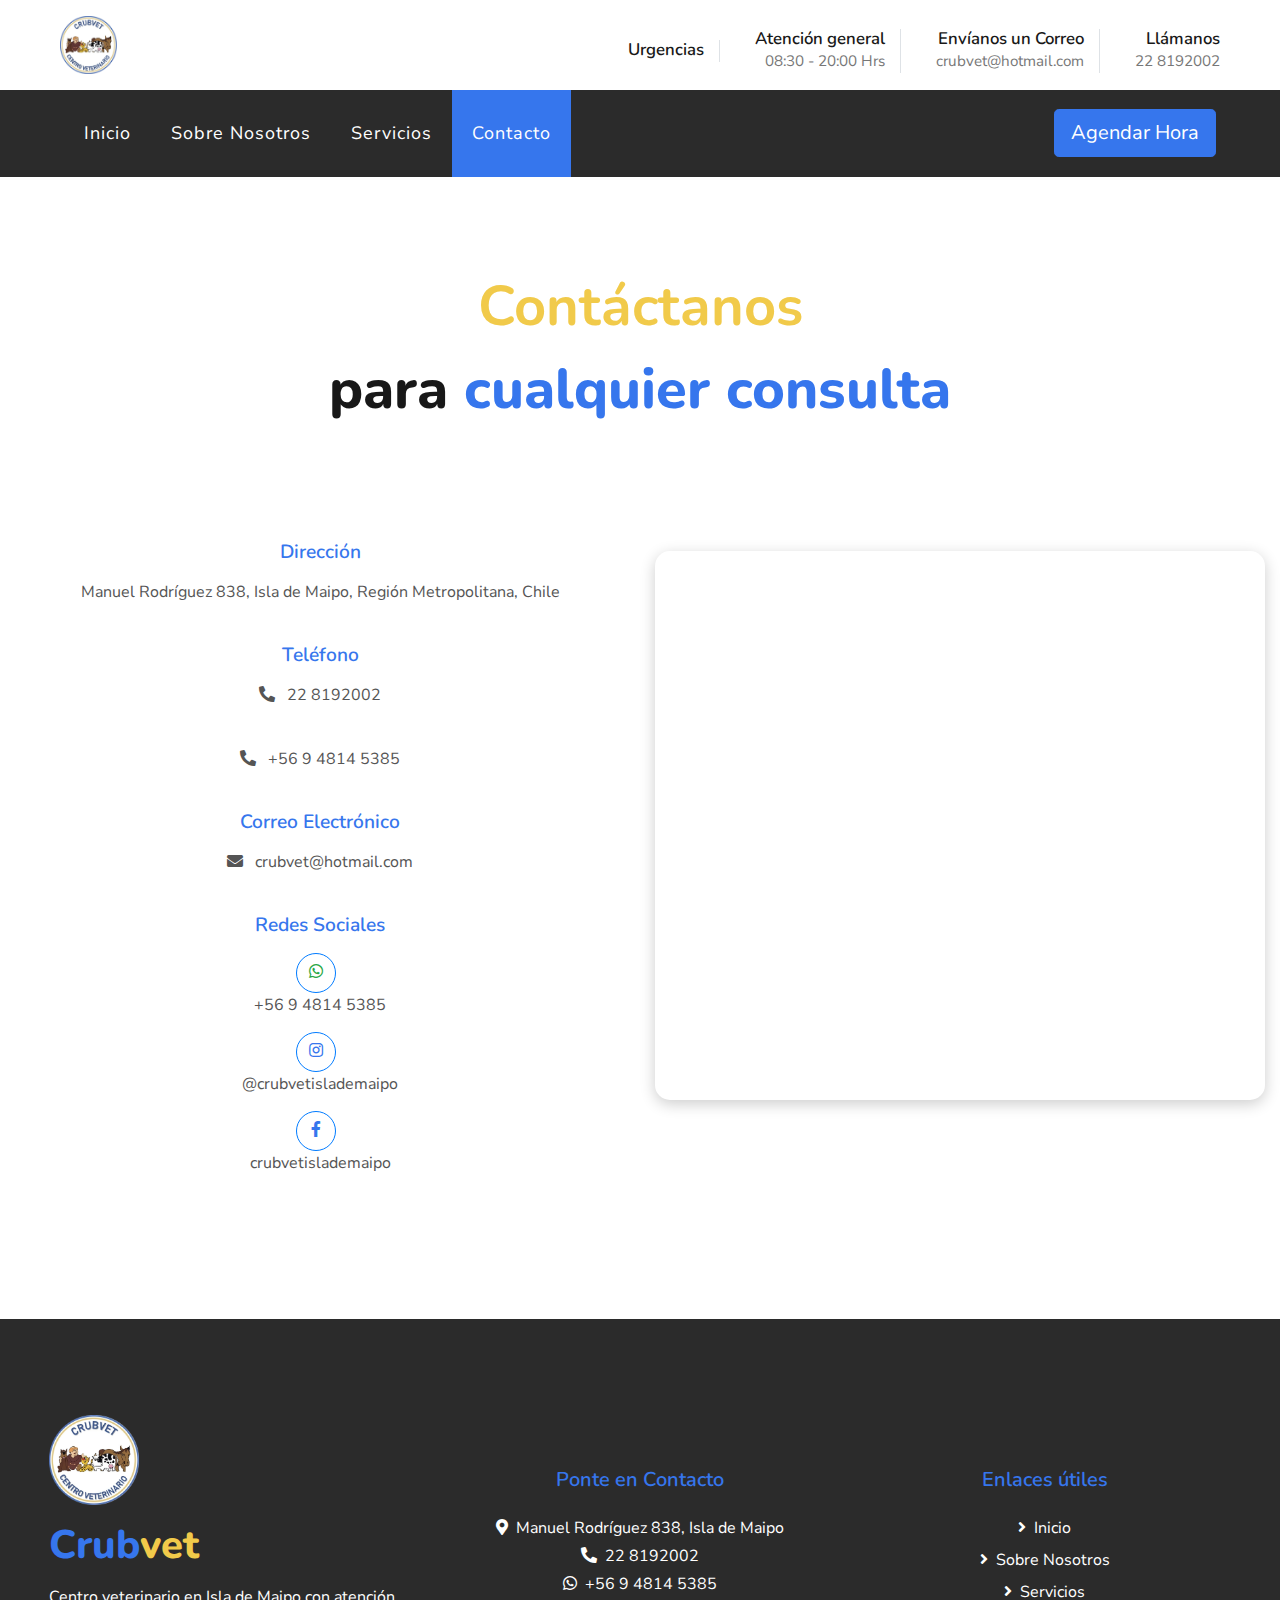
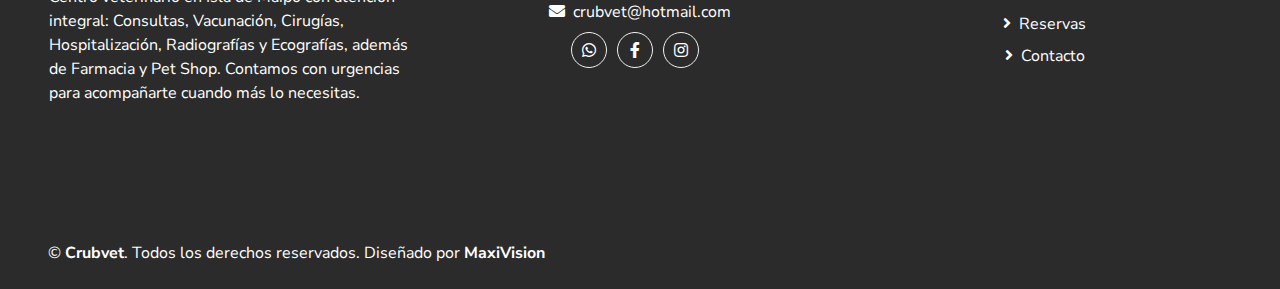
<file: contact.html>
<!DOCTYPE html>
<html lang="es">

<head>
    <meta charset="utf-8">
    <title>Crubvet - Centro Veterinario</title>
    <meta content="width=device-width, initial-scale=1.0" name="viewport">
    <meta content="veterinaria, Isla de Maipo, urgencias 24/7, ecografías, radiografías, vacunación, hospitalización, cirugía" name="keywords">
    <meta content="Crubvet es un centro veterinario en Isla de Maipo con urgencias 24/7, consultas, vacunación, cirugías, diagnóstico por imágenes, hospitalización y pet shop." name="description">
    <!-- Favicon -->
    <link rel="icon" type="image/png" href="img/favicon.png">

    <!-- Google Web Fonts -->
    <link href="https://fonts.googleapis.com/css2?family=Nunito+Sans&family=Nunito:wght@600;700;800&display=swap" rel="stylesheet"> 

    <!-- Font Awesome -->
    <link href="https://cdnjs.cloudflare.com/ajax/libs/font-awesome/5.10.0/css/all.min.css" rel="stylesheet">

    <!-- Flaticon Font -->
    <link href="lib/flaticon/font/flaticon.css" rel="stylesheet">

    <!-- Librerías de Estilos -->
    <link href="lib/owlcarousel/assets/owl.carousel.min.css" rel="stylesheet">
    <link href="lib/tempusdominus/css/tempusdominus-bootstrap-4.min.css" rel="stylesheet" />

    <!-- Hoja de Estilos Bootstrap Personalizada -->
    <link href="css/style.css" rel="stylesheet">
</head>

<body>
    <!-- Barra Superior Inicio -->
    <div class="container-fluid">
        <div class="row py-3 px-lg-5">
            <div class="col-lg-4">
                <div>
                    <a href="index.html" class="logo">
                        <img src="img/crubvetlogo.png" alt="CRUBVET" class="logo-img" />
                    </a>
                </div>
            </div>
            <div class="col-lg-8 text-center text-lg-right">
                <div class="d-inline-flex align-items-center">
                    <div class="d-inline-flex flex-column text-center pr-3 border-right">
                        <h6>Urgencias</h6>
                        <p class="m-0"></p>
                    </div>
                    <div class="d-inline-flex flex-column text-center px-3 border-right">
                        <h6>Atención general</h6>
                        <p class="m-0">08:30 - 20:00 Hrs</p>
                    </div>
                    <div class="d-inline-flex flex-column text-center px-3 border-right">
                        <h6>Envíanos un Correo</h6>
                        <p class="m-0">crubvet@hotmail.com</p>
                    </div>
                    <div class="d-inline-flex flex-column text-center pl-3">
                        <h6>Llámanos</h6>
                        <p class="m-0">22 8192002</p>
                    </div>
                </div>
            </div>
        </div>
    </div>
    <!-- Barra Superior Fin -->


    <!-- Barra de navegación Start -->
    <div class="container-fluid p-0">
        <nav class="navbar navbar-expand-lg bg-dark navbar-dark py-3 py-lg-0 px-lg-5">
            <a href="" class="navbar-brand d-block d-lg-none">
                <h1 class="m-0 display-5 text-capitalize font-italic text-white"><span class="text-primary">Crub</span><span class="text-secondary">vet</span></h1>
            </a>
            <button type="button" class="navbar-toggler" data-toggle="collapse" data-target="#navbarCollapse">
                <span class="navbar-toggler-icon"></span>
            </button>
            <div class="collapse navbar-collapse justify-content-between px-3" id="navbarCollapse">
                <div class="navbar-nav mr-auto py-0">
                    <a href="index.html" class="nav-item nav-link">Inicio</a>
                    <a href="about.html" class="nav-item nav-link">Sobre Nosotros</a>
                    <a href="service.html" class="nav-item nav-link">Servicios</a>
                    <!-- <a href="booking.html" class="nav-item nav-link">Reservas</a> -->
                    <a href="contact.html" class="nav-item nav-link">Contacto</a>
                </div>
                <a href="" class="btn btn-lg btn-primary px-3 d-none d-lg-block">Agendar Hora</a>
            </div>
        </nav>
    </div>
    <!-- Barra de navegación End -->

        
    <!-- Contacto Start -->
    <div class="container-fluid pt-5">
        <div class="d-flex flex-column text-center mb-5 pt-5">
            <h4 class="text-secondary mb-3" style="font-size: 3.5rem;">Contáctanos</h4>
            <h1 class="display-4 m-0" style="font-size: 3.5rem; font-weight: bold;">para <span class="text-primary" style="font-size: 3.5rem;">cualquier consulta</span></h1>
        </div>
        <div class="row justify-content-center">
            <div class="col-12 col-md-6 mb-5">
                <div class="contact-info mb-5 text-center">
                    <h5 class="text-primary mb-3" style="font-size: 1.2rem; font-weight: bold; margin-top: 70px;">Dirección</h5>
                    <p class="contact-text" style="font-size: 1rem; color: #555;">Manuel Rodríguez 838, Isla de Maipo, Región Metropolitana, Chile</p>
                    
                    <h5 class="text-primary mb-3" style="font-size: 1.2rem; font-weight: bold;">Teléfono</h5>
                    <p class="contact-text" style="font-size: 1rem; color: #555;">
                        <i class="fa fa-phone-alt mr-2"></i>
                        <a href="tel:228192002" class="contact-link" style="font-size: 1rem; color: #555;">22 8192002</a>
                    </p>
                    <p class="contact-text" style="font-size: 1rem; color: #555;">
                        <i class="fa fa-phone-alt mr-2"></i>
                        <a href="tel:+56 9 4814 5385" class="contact-link" style="font-size: 1rem; color: #555;">+56 9 4814 5385</a>
                    </p>

                    <h5 class="text-primary mb-3" style="font-size: 1.2rem; font-weight: bold;">Correo Electrónico</h5>
                    <p class="contact-text" style="font-size: 1rem; color: #555;">
                        <i class="fa fa-envelope mr-2"></i>
                        <a href="mailto:crubvet@hotmail.com" class="contact-link" style="font-size: 1rem; color: #555;">crubvet@hotmail.com</a>
                    </p>

                    <h5 class="text-primary mb-3" style="font-size: 1.2rem; font-weight: bold; margin-top: 5px;">Redes Sociales</h5>
                    <div class="social-links" style="font-size: 1rem; margin-top: 5px;">
                        <a href="https://wa.me/56948145385" target="_blank" class="btn btn-outline-success rounded-circle text-center mr-2 px-0" style="width: 40px; height: 40px;">
                            <i class="fab fa-whatsapp"></i>
                        </a>
                        <br><span style="font-size: 1rem; color: #555;">+56 9 4814 5385</span> <!-- WhatsApp number under button -->
                        <br>
                        <a href="https://www.instagram.com/crubvetislademaipo/" target="_blank" class="btn btn-outline-primary rounded-circle text-center mr-2 px-0" style="width: 40px; height: 40px; margin-top: 15px;">
                            <i class="fab fa-instagram"></i>
                        </a>
                        <br><span style="font-size: 1rem; color: #555;">@crubvetislademaipo</span> <!-- Instagram @ under button -->
                        <br>
                        <a href="https://www.facebook.com/crubvetislademaipo/" target="_blank" class="btn btn-outline-primary rounded-circle text-center mr-2 px-0" style="width: 40px; height: 40px; margin-top: 15px;">
                            <i class="fab fa-facebook-f"></i>
                        </a>
                        <br><span style="font-size: 1rem; color: #555;">crubvetislademaipo</span> <!-- Facebook name under button -->
                    </div>
                </div>
            </div>

            <!-- Mapa Crubvet -->
            <div class="col-12 col-md-6">
                <div style="
                    width: 100%;
                    max-width: 900px;
                    aspect-ratio: 5/4.5; 
                    margin: 80px auto;
                    border-radius: 15px;
                    overflow: hidden;
                    box-shadow: 0 4px 15px rgba(0,0,0,0.2);
                    cursor: pointer;
                "
                onclick="window.open('https://maps.app.goo.gl/v5j3XtBH7jPRDmwf7?g_st=ipc')">
                    <iframe
                        src="https://www.google.com/maps?q=Manuel%20Rodr%C3%ADguez%20838,%20Isla%20de%20Maipo,%20Chile+(Soc.%20Veterinaria%20Crubvet)&z=17&hl=es&output=embed"
                        width="100%"
                        height="100%"
                        style="border:0; border-radius:15px; pointer-events:none;"
                        allowfullscreen=""
                        loading="lazy"
                        referrerpolicy="no-referrer-when-downgrade">
                    </iframe>
                </div>
            </div>
        </div>
    </div>
    <!-- Contacto End -->

    <!-- Estilos CSS -->
    <style>
        .contact-info h5 {
            font-size: 1.2rem;
            font-weight: bold;
            margin-bottom: 0.5rem;
        }

        .contact-text {
            font-size: 1rem;
            color: #555;
            margin-bottom: 40px;
        }

        .contact-link {
            color: #007bff;
            text-decoration: none;
        }

        .contact-link:hover {
            text-decoration: underline;
        }

        .social-links a {
            margin-right: 15px;
        }

        .btn-outline-primary {
            border-color: #007bff;
        }

        .btn-outline-primary:hover {
            background-color: #007bff;
            color: white;
        }

        .btn-outline-success {
            border-color: #007bff;
        }

        .btn-outline-success:hover {
            background-color: #007bff;
            color: white;
        }
    </style>


    <!-- Footer Inicio -->
    <div class="container-fluid bg-dark text-white mt-5 py-5 px-sm-3 px-md-5">
        <div class="row pt-5">
            <div class="col-lg-4 col-md-12 mb-5 order-lg-1">
                <div class="footer-brand">
                    <img src="img/crubvetlogo.png" alt="CRUBVET" class="footer-logo img-fluid mb-3">
                    <h1 class="mb-3 display-5 text-capitalize text-white"><span class="text-primary">Crub</span><span class="text-secondary">vet</span></h1>
                </div>
                <p class="m-0">Centro veterinario en Isla de Maipo con atención integral: Consultas, Vacunación, Cirugías, Hospitalización, Radiografías y Ecografías, además de Farmacia y Pet Shop. Contamos con urgencias para acompañarte cuando más lo necesitas.</p>
            </div>

            <div class="col-lg-4 col-md-12 mb-5 order-lg-2 d-flex justify-content-center align-items-center">
                <div>
                    <h5 class="text-primary mb-4 text-center">Ponte en Contacto</h5>
                    <p class="text-center mb-1"><i class="fa fa-map-marker-alt mr-2"></i>Manuel Rodríguez 838, Isla de Maipo</p>
                    <p class="text-center mb-1"><i class="fa fa-phone-alt mr-2"></i>22 8192002</p>
                    <p class="text-center mb-1"><i class="fab fa-whatsapp mr-2"></i>+56 9 4814 5385</p>
                    <p class="text-center mb-2"><i class="fa fa-envelope mr-2"></i>crubvet@hotmail.com</p>
                    <div class="d-flex justify-content-center mt-2">
                        <a class="btn btn-outline-light rounded-circle text-center mr-2 px-0" style="width: 36px; height: 36px;" href="https://wa.me/56948145385"><i class="fab fa-whatsapp"></i></a>
                        <a class="btn btn-outline-light rounded-circle text-center mr-2 px-0" style="width: 36px; height: 36px;" href="https://www.facebook.com/crubvetislademaipo/"><i class="fab fa-facebook-f"></i></a>
                        <a class="btn btn-outline-light rounded-circle text-center mr-2 px-0" style="width: 36px; height: 36px;" href="https://www.instagram.com/crubvetislademaipo/"><i class="fab fa-instagram"></i></a>
                    </div>
                </div>
            </div>

            <div class="col-lg-4 col-md-12 mb-5 order-lg-3">
                <h5 class="text-primary mb-4">Enlaces útiles</h5>
                <div class="d-flex flex-column justify-content-start">
                    <a class="text-white mb-2" href="index.html"><i class="fa fa-angle-right mr-2"></i>Inicio</a>
                    <a class="text-white mb-2" href="about.html"><i class="fa fa-angle-right mr-2"></i>Sobre Nosotros</a>
                    <a class="text-white mb-2" href="service.html"><i class="fa fa-angle-right mr-2"></i>Servicios</a>
                    <a class="text-white mb-2" href="https://wa.me/56948145385"><i class="fa fa-angle-right mr-2"></i>Reservas</a>
                    <a class="text-white" href="contact.html"><i class="fa fa-angle-right mr-2"></i>Contacto</a>
                </div>
            </div>
        </div>
    </div>
    <div class="container-fluid text-white py-4 px-sm-3 px-md-5" style="background: #111111;">
        <div class="row">
            <div class="col-md-6 text-center text-md-left mb-3 mb-md-0">
                <p class="m-0 text-white">
                    &copy; <a class="text-white font-weight-bold" href="#">Crubvet</a>. Todos los derechos reservados. Diseñado por
                    <a class="text-white font-weight-bold" href="https://www.linkedin.com/company/maxivisionspa/">MaxiVision</a>
                </p>
            </div>
        </div>
    </div>
    <!-- Footer Fin -->

    <!-- Volver Arriba -->
    <a href="#" class="btn btn-lg btn-primary back-to-top"><i class="fa fa-angle-double-up"></i></a>

    <!-- Bibliotecas JavaScript -->
    <script src="https://code.jquery.com/jquery-3.4.1.min.js"></script>
    <script src="https://stackpath.bootstrapcdn.com/bootstrap/4.4.1/js/bootstrap.bundle.min.js"></script>
    <script src="lib/easing/easing.min.js"></script>
    <script src="lib/owlcarousel/owl.carousel.min.js"></script>
    <script src="lib/tempusdominus/js/moment.min.js"></script>
    <script src="lib/tempusdominus/js/moment-timezone.min.js"></script>
    <script src="lib/tempusdominus/js/tempusdominus-bootstrap-4.min.js"></script>

    <!-- Archivo Javascript de Contacto -->
    <script src="mail/jqBootstrapValidation.min.js"></script>
    <script src="mail/contact.js"></script>

    <!-- Plantilla Javascript -->
    <script src="js/main.js"></script>
</body>
</html>
</file>
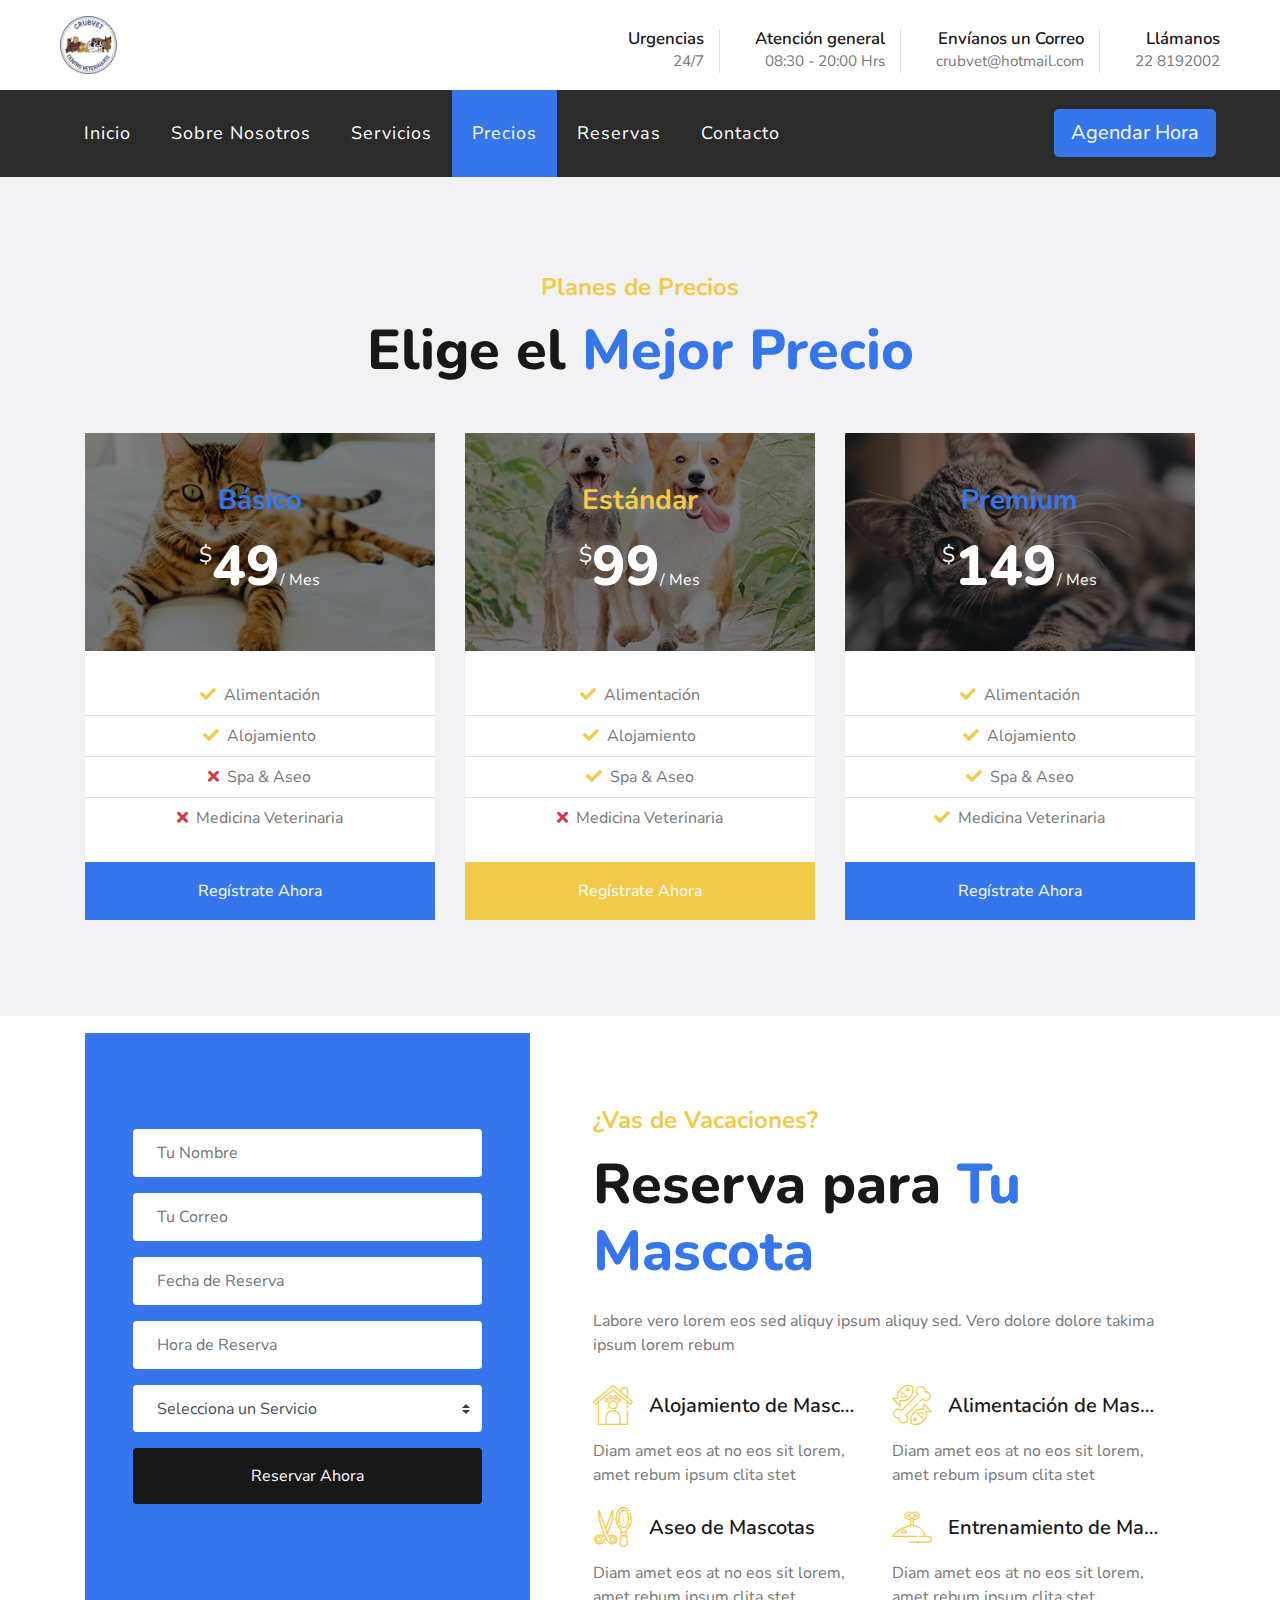
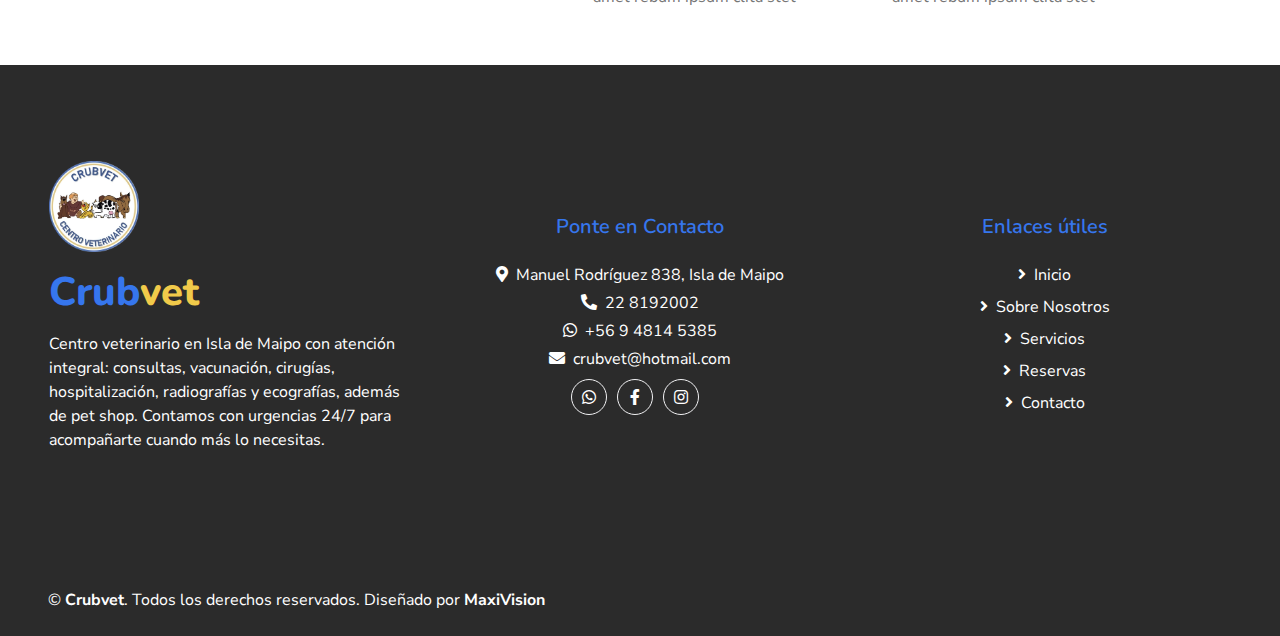
<file: price.html>
<!DOCTYPE html>
<html lang="es">

<head>
    <meta charset="utf-8">
    <title>Crubvet - Centro Veterinario</title>
    <meta content="width=device-width, initial-scale=1.0" name="viewport">
    <meta content="veterinaria, Isla de Maipo, urgencias 24/7, ecografías, radiografías, vacunación, hospitalización, cirugía" name="keywords">
    <meta content="Crubvet es un centro veterinario en Isla de Maipo con urgencias 24/7, consultas, vacunación, cirugías, diagnóstico por imágenes, hospitalización y pet shop." name="description">

    <!-- Favicon -->
    <link href="img/favicon.ico" rel="icon">

    <!-- Google Web Fonts -->
    <link href="https://fonts.googleapis.com/css2?family=Nunito+Sans&family=Nunito:wght@600;700;800&display=swap" rel="stylesheet"> 

    <!-- Font Awesome -->
    <link href="https://cdnjs.cloudflare.com/ajax/libs/font-awesome/5.10.0/css/all.min.css" rel="stylesheet">

    <!-- Flaticon Font -->
    <link href="lib/flaticon/font/flaticon.css" rel="stylesheet">

    <!-- Librerías de Estilos -->
    <link href="lib/owlcarousel/assets/owl.carousel.min.css" rel="stylesheet">
    <link href="lib/tempusdominus/css/tempusdominus-bootstrap-4.min.css" rel="stylesheet" />

    <!-- Hoja de Estilos Bootstrap Personalizada -->
    <link href="css/style.css" rel="stylesheet">
</head>

<body>
    <!-- Barra Superior Inicio -->
    <div class="container-fluid">
        <div class="row py-3 px-lg-5">
            <div class="col-lg-4">
                <div>
                    <a href="index.html" class="logo">
                        <img src="img/crubvetlogo.png" alt="CRUBVET" class="logo-img" />
                    </a>
                </div>
            </div>
            <div class="col-lg-8 text-center text-lg-right">
                <div class="d-inline-flex align-items-center">
                    <div class="d-inline-flex flex-column text-center pr-3 border-right">
                        <h6>Urgencias</h6>
                        <p class="m-0">24/7</p>
                    </div>
                    <div class="d-inline-flex flex-column text-center px-3 border-right">
                        <h6>Atención general</h6>
                        <p class="m-0">08:30 - 20:00 Hrs</p>
                    </div>
                    <div class="d-inline-flex flex-column text-center px-3 border-right">
                        <h6>Envíanos un Correo</h6>
                        <p class="m-0">crubvet@hotmail.com</p>
                    </div>
                    <div class="d-inline-flex flex-column text-center pl-3">
                        <h6>Llámanos</h6>
                        <p class="m-0">22 8192002</p>
                    </div>
                </div>
            </div>
        </div>
    </div>
    <!-- Barra Superior Fin -->


    <!-- Barra de navegación Inicio -->
    <div class="container-fluid p-0">
        <nav class="navbar navbar-expand-lg bg-dark navbar-dark py-3 py-lg-0 px-lg-5">
            <a href="" class="navbar-brand d-block d-lg-none">
                <h1 class="m-0 display-5 text-capitalize font-italic text-white"><span class="text-primary">Crub</span><span class="text-secondary">vet</span></h1>
            </a>
            <button type="button" class="navbar-toggler" data-toggle="collapse" data-target="#navbarCollapse">
                <span class="navbar-toggler-icon"></span>
            </button>
            <div class="collapse navbar-collapse justify-content-between px-3" id="navbarCollapse">
                <div class="navbar-nav mr-auto py-0">
                    <a href="index.html" class="nav-item nav-link">Inicio</a>
                    <a href="about.html" class="nav-item nav-link">Sobre Nosotros</a>
                    <a href="service.html" class="nav-item nav-link">Servicios</a>
                    <a href="price.html" class="nav-item nav-link">Precios</a>
                    <a href="booking.html" class="nav-item nav-link">Reservas</a>
                    <a href="contact.html" class="nav-item nav-link">Contacto</a>
                </div>
                <a href="" class="btn btn-lg btn-primary px-3 d-none d-lg-block">Agendar Hora</a>
            </div>
        </nav>
    </div>
    <!-- Barra de navegación Fin -->


    <!-- Plan de Precios Inicio -->
    <div class="container-fluid bg-light pt-5 pb-4">
        <div class="container py-5">
            <div class="d-flex flex-column text-center mb-5">
                <h4 class="text-secondary mb-3">Planes de Precios</h4>
                <h1 class="display-4 m-0">Elige el <span class="text-primary">Mejor Precio</span></h1>
            </div>
            <div class="row">
                <div class="col-lg-4 mb-4">
                    <div class="card border-0">
                        <div class="card-header position-relative border-0 p-0 mb-4">
                            <img class="card-img-top" src="img/price-1.jpg" alt="">
                            <div class="position-absolute d-flex flex-column align-items-center justify-content-center w-100 h-100" style="top: 0; left: 0; z-index: 1; background: rgba(0, 0, 0, .5);">
                                <h3 class="text-primary mb-3">Básico</h3>
                                <h1 class="display-4 text-white mb-0">
                                    <small class="align-top" style="font-size: 22px; line-height: 45px;">$</small>49<small class="align-bottom" style="font-size: 16px; line-height: 40px;">/ Mes</small>
                                </h1>
                            </div>
                        </div>
                        <div class="card-body text-center p-0">
                            <ul class="list-group list-group-flush mb-4">
                                <li class="list-group-item p-2"><i class="fa fa-check text-secondary mr-2"></i>Alimentación</li>
                                <li class="list-group-item p-2"><i class="fa fa-check text-secondary mr-2"></i>Alojamiento</li>
                                <li class="list-group-item p-2"><i class="fa fa-times text-danger mr-2"></i>Spa & Aseo</li>
                                <li class="list-group-item p-2"><i class="fa fa-times text-danger mr-2"></i>Medicina Veterinaria</li>
                            </ul>
                        </div>
                        <div class="card-footer border-0 p-0">
                            <a href="" class="btn btn-primary btn-block p-3" style="border-radius: 0;">Regístrate Ahora</a>
                        </div>
                    </div>
                </div>
                <div class="col-lg-4 mb-4">
                    <div class="card border-0">
                        <div class="card-header position-relative border-0 p-0 mb-4">
                            <img class="card-img-top" src="img/price-2.jpg" alt="">
                            <div class="position-absolute d-flex flex-column align-items-center justify-content-center w-100 h-100" style="top: 0; left: 0; z-index: 1; background: rgba(0, 0, 0, .5);">
                                <h3 class="text-secondary mb-3">Estándar</h3>
                                <h1 class="display-4 text-white mb-0">
                                    <small class="align-top" style="font-size: 22px; line-height: 45px;">$</small>99<small class="align-bottom" style="font-size: 16px; line-height: 40px;">/ Mes</small>
                                </h1>
                            </div>
                        </div>
                        <div class="card-body text-center p-0">
                            <ul class="list-group list-group-flush mb-4">
                                <li class="list-group-item p-2"><i class="fa fa-check text-secondary mr-2"></i>Alimentación</li>
                                <li class="list-group-item p-2"><i class="fa fa-check text-secondary mr-2"></i>Alojamiento</li>
                                <li class="list-group-item p-2"><i class="fa fa-check text-secondary mr-2"></i>Spa & Aseo</li>
                                <li class="list-group-item p-2"><i class="fa fa-times text-danger mr-2"></i>Medicina Veterinaria</li>
                            </ul>
                        </div>
                        <div class="card-footer border-0 p-0">
                            <a href="" class="btn btn-secondary btn-block p-3" style="border-radius: 0;">Regístrate Ahora</a>
                        </div>
                    </div>
                </div>
                <div class="col-lg-4 mb-4">
                    <div class="card border-0">
                        <div class="card-header position-relative border-0 p-0 mb-4">
                            <img class="card-img-top" src="img/price-3.jpg" alt="">
                            <div class="position-absolute d-flex flex-column align-items-center justify-content-center w-100 h-100" style="top: 0; left: 0; z-index: 1; background: rgba(0, 0, 0, .5);">
                                <h3 class="text-primary mb-3">Premium</h3>
                                <h1 class="display-4 text-white mb-0">
                                    <small class="align-top" style="font-size: 22px; line-height: 45px;">$</small>149<small class="align-bottom" style="font-size: 16px; line-height: 40px;">/ Mes</small>
                                </h1>
                            </div>
                        </div>
                        <div class="card-body text-center p-0">
                            <ul class="list-group list-group-flush mb-4">
                                <li class="list-group-item p-2"><i class="fa fa-check text-secondary mr-2"></i>Alimentación</li>
                                <li class="list-group-item p-2"><i class="fa fa-check text-secondary mr-2"></i>Alojamiento</li>
                                <li class="list-group-item p-2"><i class="fa fa-check text-secondary mr-2"></i>Spa & Aseo</li>
                                <li class="list-group-item p-2"><i class="fa fa-check text-secondary mr-2"></i>Medicina Veterinaria</li>
                            </ul>
                        </div>
                        <div class="card-footer border-0 p-0">
                            <a href="" class="btn btn-primary btn-block p-3" style="border-radius: 0;">Regístrate Ahora</a>
                        </div>
                    </div>
                </div>
            </div>
        </div>
    </div>
    <!-- Plan de Precios Fin -->


    <!-- Reserva Inicio -->
    <div class="container-fluid">
        <div class="container">
            <div class="row align-items-center">
                <div class="col-lg-5">
                    <div class="bg-primary py-5 px-4 px-sm-5">
                        <form class="py-5">
                            <div class="form-group">
                                <input type="text" class="form-control border-0 p-4" placeholder="Tu Nombre" required="required" />
                            </div>
                            <div class="form-group">
                                <input type="email" class="form-control border-0 p-4" placeholder="Tu Correo" required="required" />
                            </div>
                            <div class="form-group">
                                <div class="date" id="date" data-target-input="nearest">
                                    <input type="text" class="form-control border-0 p-4 datetimepicker-input" placeholder="Fecha de Reserva" data-target="#date" data-toggle="datetimepicker"/>
                                </div>
                            </div>
                            <div class="form-group">
                                <div class="time" id="time" data-target-input="nearest">
                                    <input type="text" class="form-control border-0 p-4 datetimepicker-input" placeholder="Hora de Reserva" data-target="#time" data-toggle="datetimepicker"/>
                                </div>
                            </div>
                            <div class="form-group">
                                <select class="custom-select border-0 px-4" style="height: 47px;">
                                    <option selected>Selecciona un Servicio</option>
                                    <option value="1">Servicio 1</option>
                                    <option value="2">Servicio 2</option>
                                    <option value="3">Servicio 3</option>
                                </select>
                            </div>
                            <div>
                                <button class="btn btn-dark btn-block border-0 py-3" type="submit">Reservar Ahora</button>
                            </div>
                        </form>
                    </div>
                </div>
                <div class="col-lg-7 py-5 py-lg-0 px-3 px-lg-5">
                    <h4 class="text-secondary mb-3">¿Vas de Vacaciones?</h4>
                    <h1 class="display-4 mb-4">Reserva para <span class="text-primary">Tu Mascota</span></h1>
                    <p>Labore vero lorem eos sed aliquy ipsum aliquy sed. Vero dolore dolore takima ipsum lorem rebum</p>
                    <div class="row py-2">
                        <div class="col-sm-6">
                            <div class="d-flex flex-column">
                                <div class="d-flex align-items-center mb-2">
                                    <h1 class="flaticon-house font-weight-normal text-secondary m-0 mr-3"></h1>
                                    <h5 class="text-truncate m-0">Alojamiento de Mascotas</h5>
                                </div>
                                <p>Diam amet eos at no eos sit lorem, amet rebum ipsum clita stet</p>
                            </div>
                        </div>
                        <div class="col-sm-6">
                            <div class="d-flex flex-column">
                                <div class="d-flex align-items-center mb-2">
                                    <h1 class="flaticon-food font-weight-normal text-secondary m-0 mr-3"></h1>
                                    <h5 class="text-truncate m-0">Alimentación de Mascotas</h5>
                                </div>
                                <p>Diam amet eos at no eos sit lorem, amet rebum ipsum clita stet</p>
                            </div>
                        </div>
                        <div class="col-sm-6">
                            <div class="d-flex flex-column">
                                <div class="d-flex align-items-center mb-2">
                                    <h1 class="flaticon-grooming font-weight-normal text-secondary m-0 mr-3"></h1>
                                    <h5 class="text-truncate m-0">Aseo de Mascotas</h5>
                                </div>
                                <p class="m-0">Diam amet eos at no eos sit lorem, amet rebum ipsum clita stet</p>
                            </div>
                        </div>
                        <div class="col-sm-6">
                            <div class="d-flex flex-column">
                                <div class="d-flex align-items-center mb-2">
                                    <h1 class="flaticon-toy font-weight-normal text-secondary m-0 mr-3"></h1>
                                    <h5 class="text-truncate m-0">Entrenamiento de Mascotas</h5>
                                </div>
                                <p class="m-0">Diam amet eos at no eos sit lorem, amet rebum ipsum clita stet</p>
                            </div>
                        </div>
                    </div>
                </div>
            </div>
        </div>
    </div>
    <!-- Reserva Fin -->


    <!-- Footer Inicio -->
    <div class="container-fluid bg-dark text-white mt-5 py-5 px-sm-3 px-md-5">
        <div class="row pt-5">
            <div class="col-lg-4 col-md-12 mb-5 order-lg-1">
                <div class="footer-brand">
                    <img src="img/crubvetlogo.png" alt="CRUBVET" class="footer-logo img-fluid mb-3">
                    <h1 class="mb-3 display-5 text-capitalize text-white"><span class="text-primary">Crub</span><span class="text-secondary">vet</span></h1>
                </div>
                <p class="m-0">Centro veterinario en Isla de Maipo con atención integral: consultas, vacunación, cirugías, hospitalización, radiografías y ecografías, además de pet shop. Contamos con urgencias 24/7 para acompañarte cuando más lo necesitas.</p>
            </div>

            <div class="col-lg-4 col-md-12 mb-5 order-lg-2 d-flex justify-content-center align-items-center">
                <div>
                    <h5 class="text-primary mb-4 text-center">Ponte en Contacto</h5>
                    <p class="text-center mb-1"><i class="fa fa-map-marker-alt mr-2"></i>Manuel Rodríguez 838, Isla de Maipo</p>
                    <p class="text-center mb-1"><i class="fa fa-phone-alt mr-2"></i>22 8192002</p>
                    <p class="text-center mb-1"><i class="fab fa-whatsapp mr-2"></i>+56 9 4814 5385</p>
                    <p class="text-center mb-2"><i class="fa fa-envelope mr-2"></i>crubvet@hotmail.com</p>
                    <div class="d-flex justify-content-center mt-2">
                        <a class="btn btn-outline-light rounded-circle text-center mr-2 px-0" style="width: 36px; height: 36px;" href="https://wa.me/56948145385"><i class="fab fa-whatsapp"></i></a>
                        <a class="btn btn-outline-light rounded-circle text-center mr-2 px-0" style="width: 36px; height: 36px;" href="https://www.facebook.com/crubvetislademaipo/"><i class="fab fa-facebook-f"></i></a>
                        <a class="btn btn-outline-light rounded-circle text-center mr-2 px-0" style="width: 36px; height: 36px;" href="https://www.instagram.com/crubvetislademaipo/"><i class="fab fa-instagram"></i></a>
                    </div>
                </div>
            </div>

            <div class="col-lg-4 col-md-12 mb-5 order-lg-3">
                <h5 class="text-primary mb-4">Enlaces útiles</h5>
                <div class="d-flex flex-column justify-content-start">
                    <a class="text-white mb-2" href="index.html"><i class="fa fa-angle-right mr-2"></i>Inicio</a>
                    <a class="text-white mb-2" href="about.html"><i class="fa fa-angle-right mr-2"></i>Sobre Nosotros</a>
                    <a class="text-white mb-2" href="service.html"><i class="fa fa-angle-right mr-2"></i>Servicios</a>
                    <a class="text-white mb-2" href="booking.html"><i class="fa fa-angle-right mr-2"></i>Reservas</a>
                    <a class="text-white" href="contact.html"><i class="fa fa-angle-right mr-2"></i>Contacto</a>
                </div>
            </div>
        </div>
    </div>
    <div class="container-fluid text-white py-4 px-sm-3 px-md-5" style="background: #111111;">
        <div class="row">
            <div class="col-md-6 text-center text-md-left mb-3 mb-md-0">
                <p class="m-0 text-white">
                    &copy; <a class="text-white font-weight-bold" href="#">Crubvet</a>. Todos los derechos reservados. Diseñado por
                    <a class="text-white font-weight-bold" href="https://www.linkedin.com/company/maxivisionspa/">MaxiVision</a>
                </p>
            </div>
        </div>
    </div>
    <!-- Footer Fin -->

    <!-- Volver Arriba -->
    <a href="#" class="btn btn-lg btn-primary back-to-top"><i class="fa fa-angle-double-up"></i></a>

    <!-- Bibliotecas JavaScript -->
    <script src="https://code.jquery.com/jquery-3.4.1.min.js"></script>
    <script src="https://stackpath.bootstrapcdn.com/bootstrap/4.4.1/js/bootstrap.bundle.min.js"></script>
    <script src="lib/easing/easing.min.js"></script>
    <script src="lib/owlcarousel/owl.carousel.min.js"></script>
    <script src="lib/tempusdominus/js/moment.min.js"></script>
    <script src="lib/tempusdominus/js/moment-timezone.min.js"></script>
    <script src="lib/tempusdominus/js/tempusdominus-bootstrap-4.min.js"></script>

    <!-- Archivo Javascript de Contacto -->
    <script src="mail/jqBootstrapValidation.min.js"></script>
    <script src="mail/contact.js"></script>

    <!-- Plantilla Javascript -->
    <script src="js/main.js"></script>
</body>
</html>
</file>
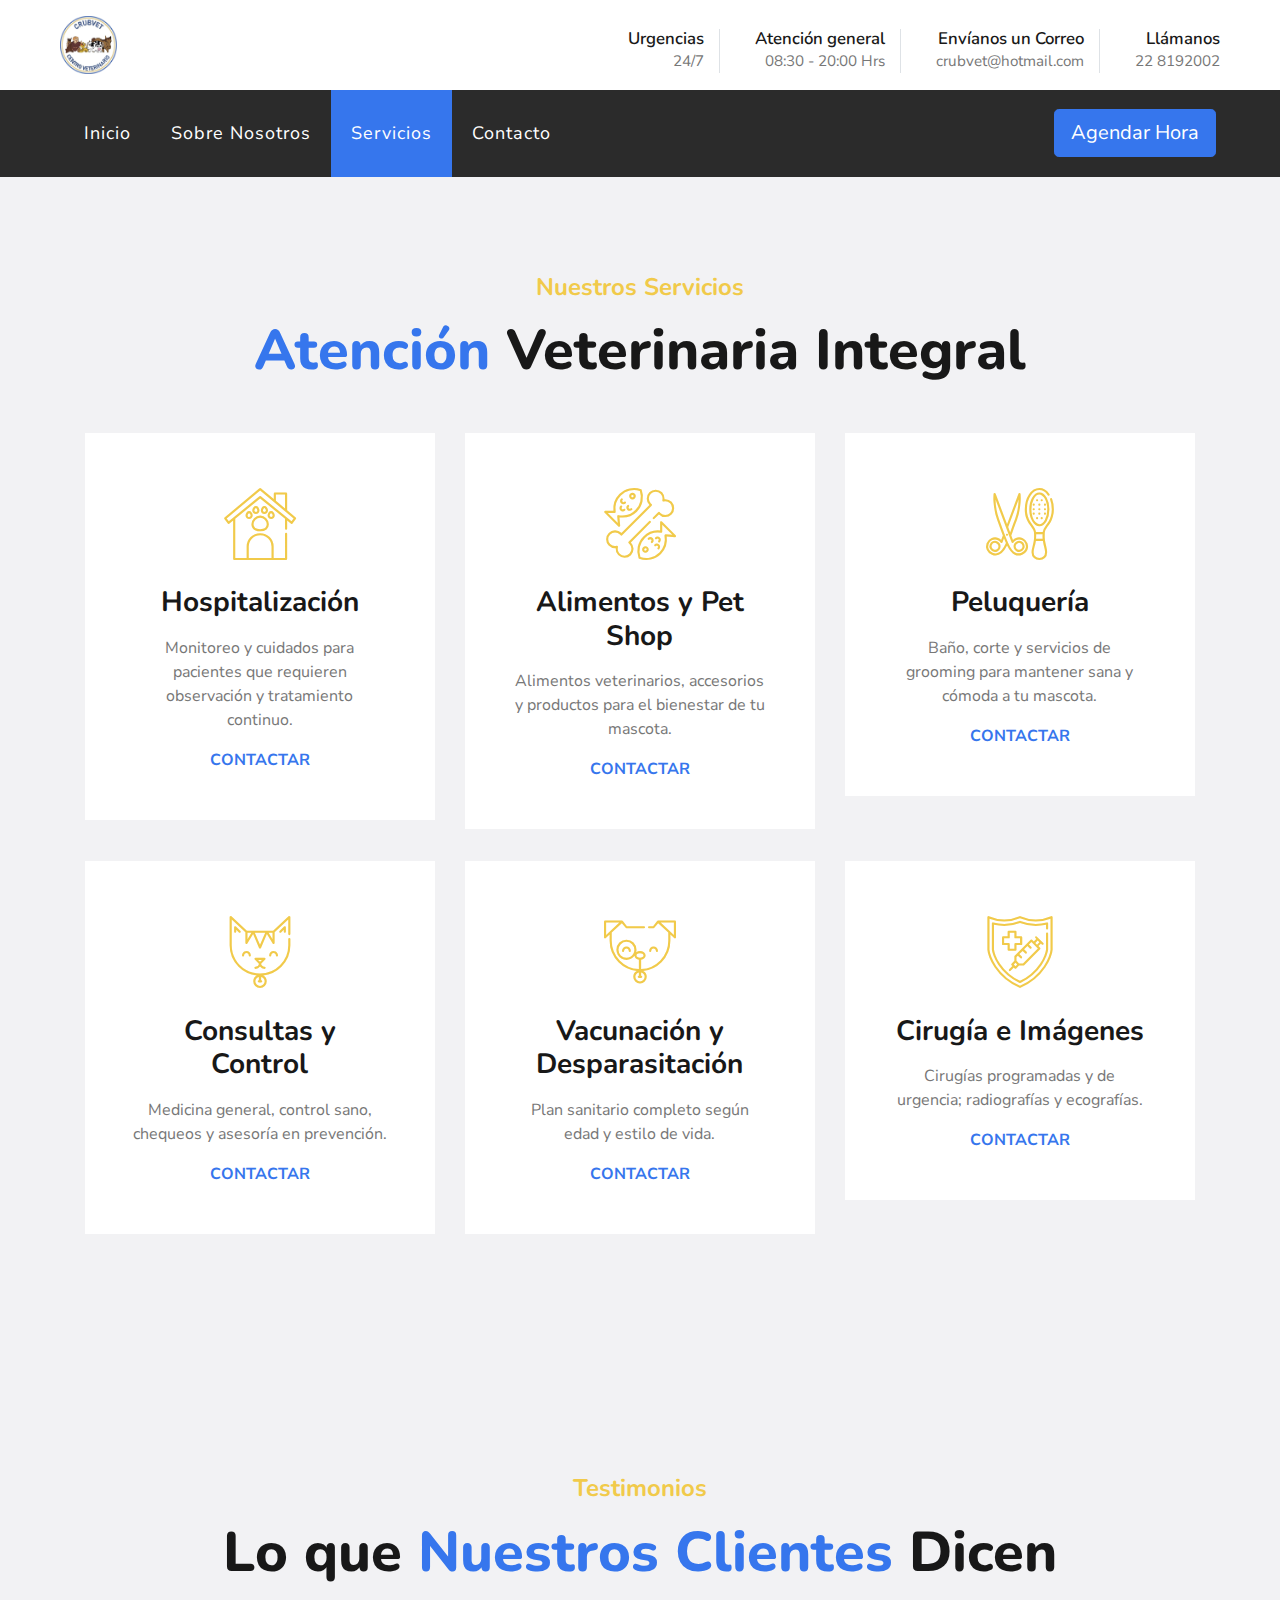
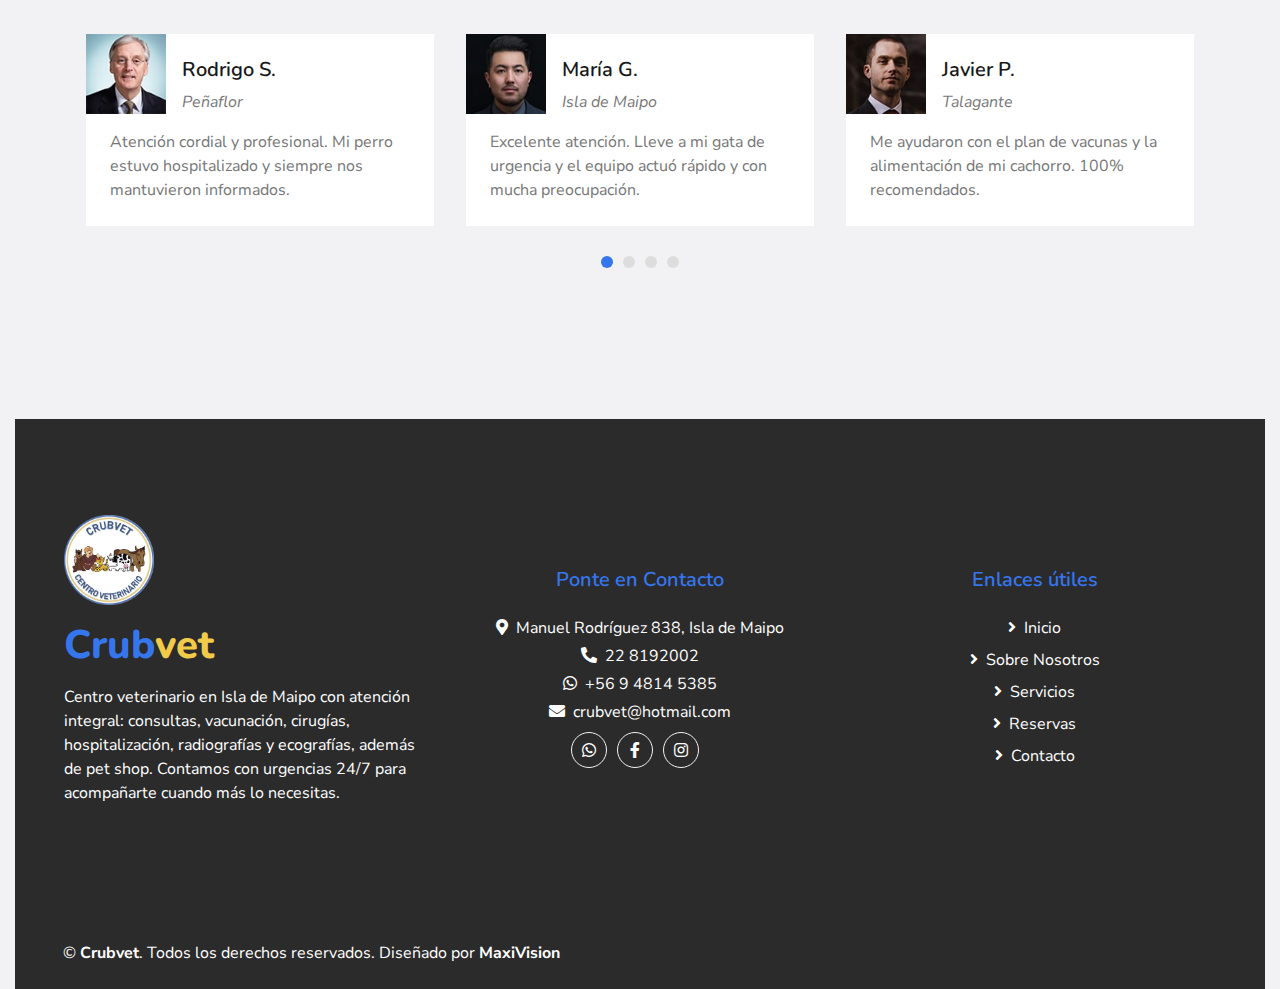
<file: service.html>
<!DOCTYPE html>
<html lang="es">

<head>
    <meta charset="utf-8">
    <title>Crubvet - Centro Veterinario</title>
    <meta content="width=device-width, initial-scale=1.0" name="viewport">
    <meta content="veterinaria, Isla de Maipo, urgencias 24/7, ecografías, radiografías, vacunación, hospitalización, cirugía" name="keywords">
    <meta content="Crubvet es un centro veterinario en Isla de Maipo con urgencias 24/7, consultas, vacunación, cirugías, diagnóstico por imágenes, hospitalización y pet shop." name="description">

    <!-- Favicon -->
    <link href="img/favicon.ico" rel="icon">

    <!-- Google Web Fonts -->
    <link href="https://fonts.googleapis.com/css2?family=Nunito+Sans&family=Nunito:wght@600;700;800&display=swap" rel="stylesheet"> 

    <!-- Font Awesome -->
    <link href="https://cdnjs.cloudflare.com/ajax/libs/font-awesome/5.10.0/css/all.min.css" rel="stylesheet">

    <!-- Flaticon Font -->
    <link href="lib/flaticon/font/flaticon.css" rel="stylesheet">

    <!-- Librerías de Estilos -->
    <link href="lib/owlcarousel/assets/owl.carousel.min.css" rel="stylesheet">
    <link href="lib/tempusdominus/css/tempusdominus-bootstrap-4.min.css" rel="stylesheet" />

    <!-- Hoja de Estilos Bootstrap Personalizada -->
    <link href="css/style.css" rel="stylesheet">
</head>

<body>
    <!-- Barra Superior Inicio -->
    <div class="container-fluid">
        <div class="row py-3 px-lg-5">
            <div class="col-lg-4">
                <div>
                    <a href="index.html" class="logo">
                        <img src="img/crubvetlogo.png" alt="CRUBVET" class="logo-img" />
                    </a>
                </div>
            </div>
            <div class="col-lg-8 text-center text-lg-right">
                <div class="d-inline-flex align-items-center">
                    <div class="d-inline-flex flex-column text-center pr-3 border-right">
                        <h6>Urgencias</h6>
                        <p class="m-0">24/7</p>
                    </div>
                    <div class="d-inline-flex flex-column text-center px-3 border-right">
                        <h6>Atención general</h6>
                        <p class="m-0">08:30 - 20:00 Hrs</p>
                    </div>
                    <div class="d-inline-flex flex-column text-center px-3 border-right">
                        <h6>Envíanos un Correo</h6>
                        <p class="m-0">crubvet@hotmail.com</p>
                    </div>
                    <div class="d-inline-flex flex-column text-center pl-3">
                        <h6>Llámanos</h6>
                        <p class="m-0">22 8192002</p>
                    </div>
                </div>
            </div>
        </div>
    </div>
    <!-- Barra Superior Fin -->


    <!-- Navbar Inicio -->
    <div class="container-fluid p-0">
        <nav class="navbar navbar-expand-lg bg-dark navbar-dark py-3 py-lg-0 px-lg-5">
            <a href="" class="navbar-brand d-block d-lg-none">
                <h1 class="m-0 display-5 text-capitalize font-italic text-white"><span class="text-primary">Crub</span><span class="text-secondary">vet</span></h1>
            </a>
            <button type="button" class="navbar-toggler" data-toggle="collapse" data-target="#navbarCollapse">
                <span class="navbar-toggler-icon"></span>
            </button>
            <div class="collapse navbar-collapse justify-content-between px-3" id="navbarCollapse">
                <div class="navbar-nav mr-auto py-0">
                    <a href="index.html" class="nav-item nav-link">Inicio</a>
                    <a href="about.html" class="nav-item nav-link">Sobre Nosotros</a>
                    <a href="service.html" class="nav-item nav-link">Servicios</a>
                    <!-- <a href="booking.html" class="nav-item nav-link">Reservas</a> -->
                    <a href="contact.html" class="nav-item nav-link">Contacto</a>
                </div>
                <a href="" class="btn btn-lg btn-primary px-3 d-none d-lg-block">Agendar Hora</a>
            </div>
        </nav>
    </div>
    <!-- Navbar Fin -->


    <!-- Servicios Inicio -->
    <div class="container-fluid bg-light pt-5">
        <div class="container py-5">
            <div class="d-flex flex-column text-center mb-5">
                <h4 class="text-secondary mb-3">Nuestros Servicios</h4>
                <h1 class="display-4 m-0"><span class="text-primary">Atención</span> Veterinaria Integral</h1>
            </div>
            <div class="row pb-3">
                <div class="col-md-6 col-lg-4 mb-4">
                    <div class="d-flex flex-column text-center bg-white mb-2 p-3 p-sm-5">
                        <h3 class="flaticon-house display-3 font-weight-normal text-secondary mb-3"></h3>
                        <h3 class="mb-3">Hospitalización</h3>
                        <p>Monitoreo y cuidados para pacientes que requieren observación y tratamiento continuo.</p>
                        <a class="text-uppercase font-weight-bold" href="contact.html">Contactar</a>
                    </div>
                </div>
                <div class="col-md-6 col-lg-4 mb-4">
                    <div class="d-flex flex-column text-center bg-white mb-2 p-3 p-sm-5">
                        <h3 class="flaticon-food display-3 font-weight-normal text-secondary mb-3"></h3>
                        <h3 class="mb-3">Alimentos y Pet Shop</h3>
                        <p>Alimentos veterinarios, accesorios y productos para el bienestar de tu mascota.</p>
                        <a class="text-uppercase font-weight-bold" href="contact.html">Contactar</a>
                    </div>
                </div>
                <div class="col-md-6 col-lg-4 mb-4">
                    <div class="d-flex flex-column text-center bg-white mb-2 p-3 p-sm-5">
                        <h3 class="flaticon-grooming display-3 font-weight-normal text-secondary mb-3"></h3>
                        <h3 class="mb-3">Peluquería</h3>
                        <p>Baño, corte y servicios de grooming para mantener sana y cómoda a tu mascota.</p>
                        <a class="text-uppercase font-weight-bold" href="contact.html">Contactar</a>
                    </div>
                </div>
                <div class="col-md-6 col-lg-4 mb-4">
                    <div class="d-flex flex-column text-center bg-white mb-2 p-3 p-sm-5">
                        <h3 class="flaticon-cat display-3 font-weight-normal text-secondary mb-3"></h3>
                        <h3 class="mb-3">Consultas y Control</h3>
                        <p>Medicina general, control sano, chequeos y asesoría en prevención.</p>
                        <a class="text-uppercase font-weight-bold" href="contact.html">Contactar</a>
                    </div>
                </div>
                <div class="col-md-6 col-lg-4 mb-4">
                    <div class="d-flex flex-column text-center bg-white mb-2 p-3 p-sm-5">
                        <h3 class="flaticon-dog display-3 font-weight-normal text-secondary mb-3"></h3>
                        <h3 class="mb-3">Vacunación y Desparasitación</h3>
                        <p>Plan sanitario completo según edad y estilo de vida.</p>
                        <a class="text-uppercase font-weight-bold" href="contact.html">Contactar</a>
                    </div>
                </div>
                <div class="col-md-6 col-lg-4 mb-4">
                    <div class="d-flex flex-column text-center bg-white mb-2 p-3 p-sm-5">
                        <h3 class="flaticon-vaccine display-3 font-weight-normal text-secondary mb-3"></h3>
                        <h3 class="mb-3">Cirugía e Imágenes</h3>
                        <p>Cirugías programadas y de urgencia; radiografías y ecografías.</p>
                        <a class="text-uppercase font-weight-bold" href="contact.html">Contactar</a>
                    </div>
                </div
            </div>
        </div>
    </div>
    <!-- Servicios Fin -->




    <!-- Testimonial Inicio -->
    <div class="container-fluid bg-light my-5 p-0 py-5">
        <div class="container p-0 py-5">
            <div class="d-flex flex-column text-center mb-5">
                <h4 class="text-secondary mb-3">Testimonios</h4>
                <h1 class="display-4 m-0">Lo que <span class="text-primary">Nuestros Clientes</span> Dicen</h1>
            </div>
            <div class="owl-carousel testimonial-carousel">
                <div class="bg-white mx-3 p-4">
                    <div class="d-flex align-items-end mb-3 mt-n4 ml-n4">
                        <img class="img-fluid" src="img/testimonial-1.jpg" style="width: 80px; height: 80px;" alt="">
                        <div class="ml-3">
                            <h5>María G.</h5>
                            <i>Isla de Maipo</i>
                        </div>
                    </div>
                    <p class="m-0">Excelente atención. Lleve a mi gata de urgencia y el equipo actuó rápido y con mucha preocupación.</p>
                </div>
                <div class="bg-white mx-3 p-4">
                    <div class="d-flex align-items-end mb-3 mt-n4 ml-n4">
                        <img class="img-fluid" src="img/testimonial-2.jpg" style="width: 80px; height: 80px;" alt="">
                        <div class="ml-3">
                            <h5>Javier P.</h5>
                            <i>Talagante</i>
                        </div>
                    </div>
                    <p class="m-0">Me ayudaron con el plan de vacunas y la alimentación de mi cachorro. 100% recomendados.</p>
                </div>
                <div class="bg-white mx-3 p-4">
                    <div class="d-flex align-items-end mb-3 mt-n4 ml-n4">
                        <img class="img-fluid" src="img/testimonial-3.jpg" style="width: 80px; height: 80px;" alt="">
                        <div class="ml-3">
                            <h5>Constanza R.</h5>
                            <i>Isla de Maipo</i>
                        </div>
                    </div>
                    <p class="m-0">Buen diagnóstico con ecografía y tratamiento efectivo. Además, venden los insumos que necesitábamos.</p>
                </div>
                <div class="bg-white mx-3 p-4">
                    <div class="d-flex align-items-end mb-3 mt-n4 ml-n4">
                        <img class="img-fluid" src="img/testimonial-4.jpg" style="width: 80px; height: 80px;" alt="">
                        <div class="ml-3">
                            <h5>Rodrigo S.</h5>
                            <i>Peñaflor</i>
                        </div>
                    </div>
                    <p class="m-0">Atención cordial y profesional. Mi perro estuvo hospitalizado y siempre nos mantuvieron informados.</p>
                </div>
            </div>
        </div>
    </div>
    <!-- Testimonial Fin -->




    <!-- Footer Inicio -->
    <div class="container-fluid bg-dark text-white mt-5 py-5 px-sm-3 px-md-5">
        <div class="row pt-5">
            <div class="col-lg-4 col-md-12 mb-5 order-lg-1">
                <div class="footer-brand">
                    <img src="img/crubvetlogo.png" alt="CRUBVET" class="footer-logo img-fluid mb-3">
                    <h1 class="mb-3 display-5 text-capitalize text-white"><span class="text-primary">Crub</span><span class="text-secondary">vet</span></h1>
                </div>
                <p class="m-0">Centro veterinario en Isla de Maipo con atención integral: consultas, vacunación, cirugías, hospitalización, radiografías y ecografías, además de pet shop. Contamos con urgencias 24/7 para acompañarte cuando más lo necesitas.</p>
            </div>

            <div class="col-lg-4 col-md-12 mb-5 order-lg-2 d-flex justify-content-center align-items-center">
                <div>
                    <h5 class="text-primary mb-4 text-center">Ponte en Contacto</h5>
                    <p class="text-center mb-1"><i class="fa fa-map-marker-alt mr-2"></i>Manuel Rodríguez 838, Isla de Maipo</p>
                    <p class="text-center mb-1"><i class="fa fa-phone-alt mr-2"></i>22 8192002</p>
                    <p class="text-center mb-1"><i class="fab fa-whatsapp mr-2"></i>+56 9 4814 5385</p>
                    <p class="text-center mb-2"><i class="fa fa-envelope mr-2"></i>crubvet@hotmail.com</p>
                    <div class="d-flex justify-content-center mt-2">
                        <a class="btn btn-outline-light rounded-circle text-center mr-2 px-0" style="width: 36px; height: 36px;" href="https://wa.me/56948145385"><i class="fab fa-whatsapp"></i></a>
                        <a class="btn btn-outline-light rounded-circle text-center mr-2 px-0" style="width: 36px; height: 36px;" href="https://www.facebook.com/crubvetislademaipo/"><i class="fab fa-facebook-f"></i></a>
                        <a class="btn btn-outline-light rounded-circle text-center mr-2 px-0" style="width: 36px; height: 36px;" href="https://www.instagram.com/crubvetislademaipo/"><i class="fab fa-instagram"></i></a>
                    </div>
                </div>
            </div>

            <div class="col-lg-4 col-md-12 mb-5 order-lg-3">
                <h5 class="text-primary mb-4">Enlaces útiles</h5>
                <div class="d-flex flex-column justify-content-start">
                    <a class="text-white mb-2" href="index.html"><i class="fa fa-angle-right mr-2"></i>Inicio</a>
                    <a class="text-white mb-2" href="about.html"><i class="fa fa-angle-right mr-2"></i>Sobre Nosotros</a>
                    <a class="text-white mb-2" href="service.html"><i class="fa fa-angle-right mr-2"></i>Servicios</a>
                    <a class="text-white mb-2" href="https://wa.me/56948145385"><i class="fa fa-angle-right mr-2"></i>Reservas</a>
                    <a class="text-white" href="contact.html"><i class="fa fa-angle-right mr-2"></i>Contacto</a>
                </div>
            </div>
        </div>
    </div>
    <div class="container-fluid text-white py-4 px-sm-3 px-md-5" style="background: #111111;">
        <div class="row">
            <div class="col-md-6 text-center text-md-left mb-3 mb-md-0">
                <p class="m-0 text-white">
                    &copy; <a class="text-white font-weight-bold" href="#">Crubvet</a>. Todos los derechos reservados. Diseñado por
                    <a class="text-white font-weight-bold" href="https://www.linkedin.com/company/maxivisionspa/">MaxiVision</a>
                </p>
            </div>
        </div>
    </div>
    <!-- Footer Fin -->

    <!-- Volver Arriba -->
    <a href="#" class="btn btn-lg btn-primary back-to-top"><i class="fa fa-angle-double-up"></i></a>

    <!-- Bibliotecas JavaScript -->
    <script src="https://code.jquery.com/jquery-3.4.1.min.js"></script>
    <script src="https://stackpath.bootstrapcdn.com/bootstrap/4.4.1/js/bootstrap.bundle.min.js"></script>
    <script src="lib/easing/easing.min.js"></script>
    <script src="lib/owlcarousel/owl.carousel.min.js"></script>
    <script src="lib/tempusdominus/js/moment.min.js"></script>
    <script src="lib/tempusdominus/js/moment-timezone.min.js"></script>
    <script src="lib/tempusdominus/js/tempusdominus-bootstrap-4.min.js"></script>

    <!-- Archivo Javascript de Contacto -->
    <script src="mail/jqBootstrapValidation.min.js"></script>
    <script src="mail/contact.js"></script>

    <!-- Plantilla Javascript -->
    <script src="js/main.js"></script>
</body>
</html>
</file>
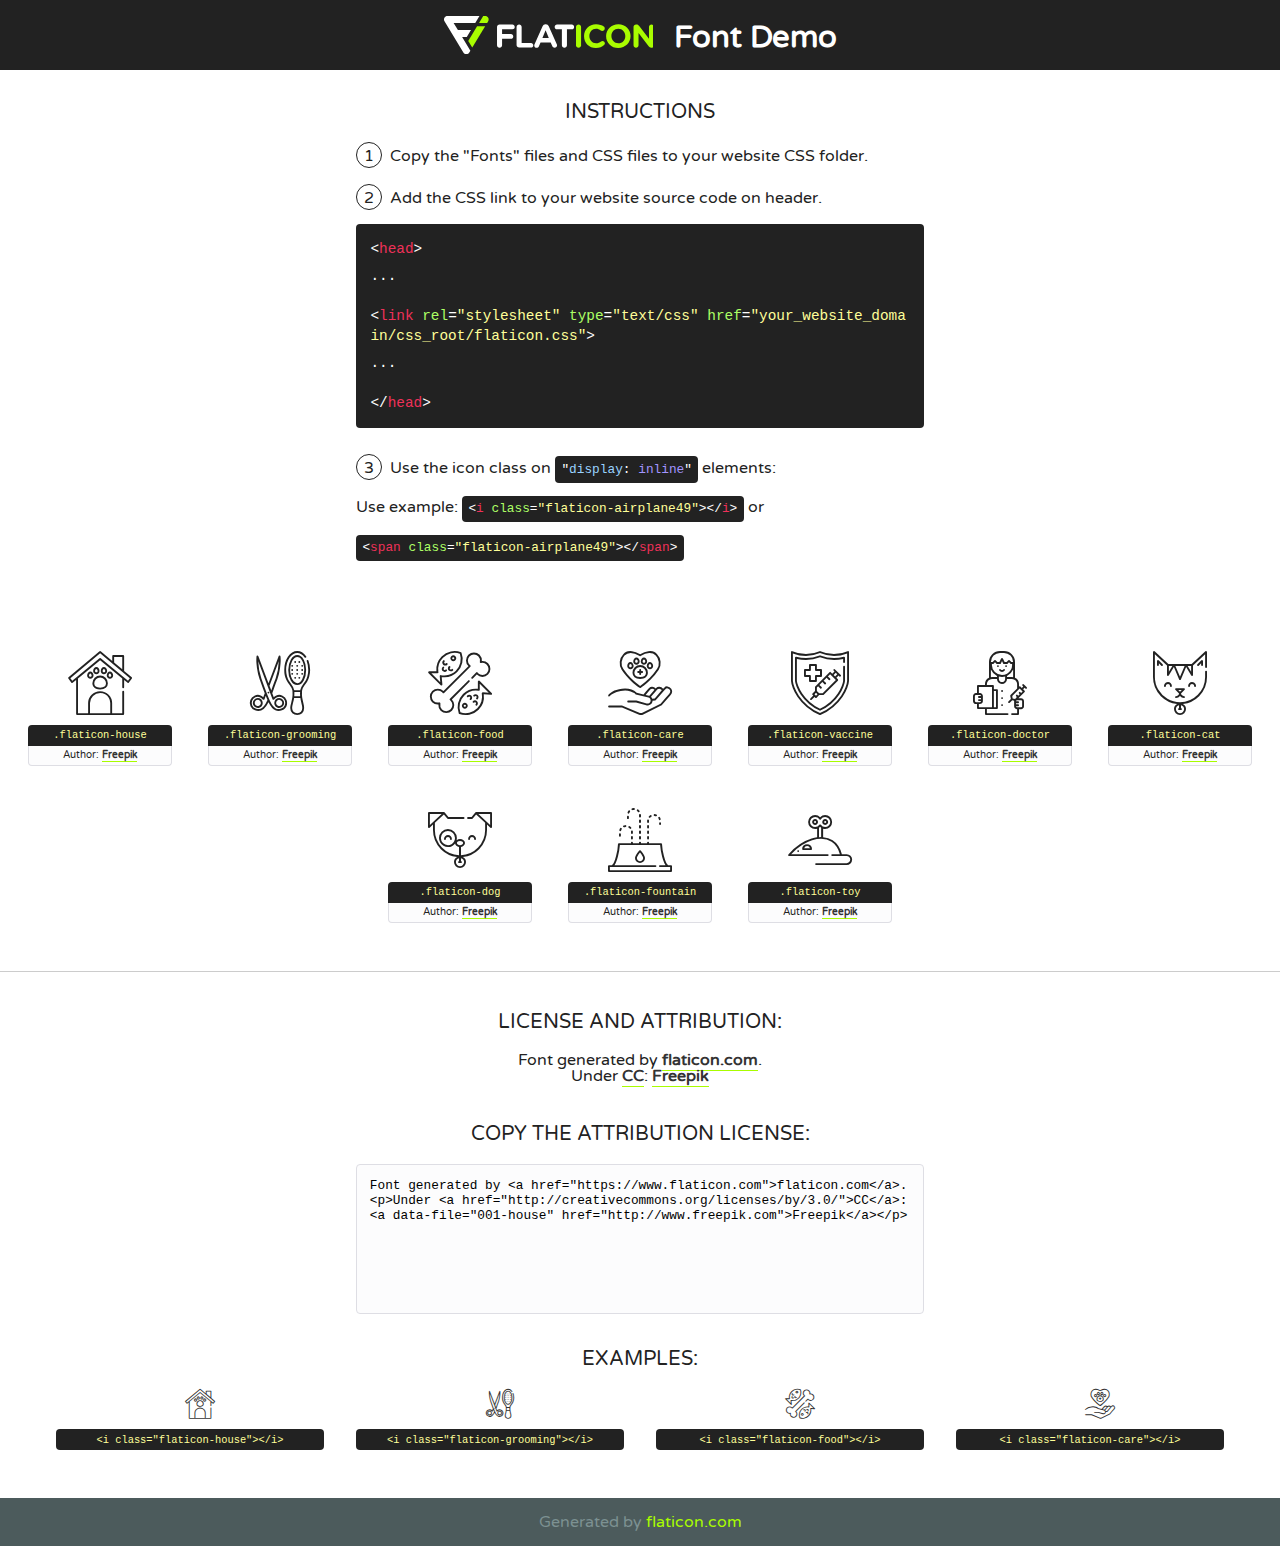
<file: lib/flaticon/font/flaticon.html>
<!DOCTYPE html>
<!--
  Flaticon icon font: Flaticon
  Creation date: 06/11/2020 05:08
-->
<html>
<!DOCTYPE html>
<html>

<head>
    <title>Flaticon WebFont</title>
    <link href="http://fonts.googleapis.com/css?family=Varela+Round" rel="stylesheet" type="text/css" />
    <link rel="stylesheet" type="text/css" href="flaticon.css">
    <meta charset="UTF-8">
    <style>
    html, body, div, span, applet, object, iframe,
    h1, h2, h3, h4, h5, h6, p, blockquote, pre,
    a, abbr, acronym, address, big, cite, code,
    del, dfn, em, img, ins, kbd, q, s, samp,
    small, strike, strong, sub, sup, tt, var,
    b, u, i, center,
    dl, dt, dd, ol, ul, li,
    fieldset, form, label, legend,
    table, caption, tbody, tfoot, thead, tr, th, td,
    article, aside, canvas, details, embed, 
    figure, figcaption, footer, header, hgroup, 
    menu, nav, output, ruby, section, summary,
    time, mark, audio, video {
        margin: 0;
        padding: 0;
        border: 0;
        font-size: 100%;
        font: inherit;
        vertical-align: baseline;
    }
    /* HTML5 display-role reset for older browsers */
    article, aside, details, figcaption, figure, 
    footer, header, hgroup, menu, nav, section {
        display: block;
    }
    body {
        line-height: 1;
    }
    ol, ul {
        list-style: none;
    }
    blockquote, q {
        quotes: none;
    }
    blockquote:before, blockquote:after,
    q:before, q:after {
        content: '';
        content: none;
    }
    table {
        border-collapse: collapse;
        border-spacing: 0;
    }
    body {
        font-family: 'Varela Round', Helvetica, Arial, sans-serif;
        font-size: 16px;
        color: #222;
    }
    a {
        color: #333;
        border-bottom: 1px solid #a9fd00;
        font-weight: bold;
        text-decoration: none;
    }
    * {
        -moz-box-sizing: border-box;
        -webkit-box-sizing: border-box;
        box-sizing: border-box;
        margin: 0;
        padding: 0;
    }
    [class^="flaticon-"]:before, [class*=" flaticon-"]:before, [class^="flaticon-"]:after, [class*=" flaticon-"]:after {
        font-family: Flaticon;
        font-size: 30px;
        font-style: normal;
        margin-left: 20px;
        color: #333;
    }
    .wrapper {
        max-width: 600px;
        margin: auto;
        padding: 0 1em;
    }
    .title {
        font-size: 1.25em;
        text-align: center;
        margin-bottom: 1em;
        text-transform: uppercase;
    }
    header {
        text-align: center;
        background-color: #222;
        color: #fff;
        padding: 1em;
    }
    header .logo {
        width: 210px;
        height: 38px;
        display: inline-block;
        vertical-align: middle;
        margin-right: 1em;
        border: none;
    }
    header strong {
        font-size: 1.95em;
        font-weight: bold;
        vertical-align: middle;
        margin-top: 5px;
        display: inline-block;
    }
    .demo {
        margin: 2em auto;
        line-height: 1.25em;
    }
    .demo ul li {
        margin-bottom: 1em;
    }
    .demo ul li .num {
        color: #222;
        border-radius: 20px;
        display: inline-block;
        width: 26px;
        padding: 3px;
        height: 26px;
        text-align: center;
        margin-right: 0.5em;
        border: 1px solid #222;
    }
    .demo ul li code {
        background-color: #222;
        border-radius: 4px;
        padding: 0.25em 0.5em;
        display: inline-block;
        color: #fff;
        font-family: Consolas,Monaco,Lucida Console,Liberation Mono,DejaVu Sans Mono,Bitstream Vera Sans Mono,Courier New, monospace;
        font-weight: lighter;
        margin-top: 1em;
        font-size: 0.8em;
        word-break: break-all;
    }
    .demo ul li code.big {
        padding: 1em;
        font-size: 0.9em;
    }
    .demo ul li code .red {
        color: #EF3159;
    }
    .demo ul li code .green {
        color: #ACFF65;
    }
    .demo ul li code .yellow {
        color: #FFFF99;
    }
    .demo ul li code .blue {
        color: #99D3FF;
    }
    .demo ul li code .purple {
        color: #A295FF;
    }
    .demo ul li code .dots {
        margin-top: 0.5em;
        display: block;
    }
    #glyphs {
        border-bottom: 1px solid #ccc;
        padding: 2em 0;
        text-align: center;
    }
    .glyph {
        display: inline-block;
        width: 9em;
        margin: 1em;
        text-align: center;
        vertical-align: top;
        background: #FFF;
    }
    .glyph .glyph-icon {
        padding: 10px;
        display: block;
        font-family:"Flaticon";
        font-size: 64px;
        line-height: 1;
    }
    .glyph .glyph-icon:before {
        font-size: 64px;
        color: #222;
        margin-left: 0;
    }
    .class-name {
        font-size: 0.65em;
        background-color: #222;
        color: #fff;
        border-radius: 4px 4px 0 0;
        padding: 0.5em;
        color: #FFFF99;
        font-family: Consolas,Monaco,Lucida Console,Liberation Mono,DejaVu Sans Mono,Bitstream Vera Sans Mono,Courier New, monospace;
    }
    .author-name {
        font-size: 0.6em;
        background-color: #fcfcfd;
        border: 1px solid #DEDEE4;
        border-top: 0;
        border-radius: 0 0 4px 4px;
        padding: 0.5em;
    }
    .class-name:last-child {
        font-size: 10px;
        color:#888;
    }
    .class-name:last-child a {
        font-size: 10px;
        color:#555;
    }
    .class-name:last-child a:hover {
        color:#a9fd00;
    }
    .glyph > input {
        display: block;
        width: 100px;
        margin: 5px auto;
        text-align: center;
        font-size: 12px;
        cursor: text;
    }
    .glyph > input.icon-input {
        font-family:"Flaticon";
        font-size: 16px;
        margin-bottom: 10px;
    }
    .attribution .title {
        margin-top: 2em;
    }
    .attribution textarea {
        background-color: #fcfcfd;
        padding: 1em;
        border: none;
        box-shadow: none;
        border: 1px solid #DEDEE4;
        border-radius: 4px;
        resize: none;
        width: 100%;
        height: 150px;
        font-size: 0.8em;
        font-family: Consolas,Monaco,Lucida Console,Liberation Mono,DejaVu Sans Mono,Bitstream Vera Sans Mono,Courier New, monospace;
        -webkit-appearance: none;
    }
    .iconsuse {
        margin: 2em auto;
        text-align: center;
        max-width: 1200px;
    }
    .iconsuse:after {
        content: '';
        display: table;
        clear: both;
    }
    .iconsuse .image {
        float: left;
        width: 25%;
        padding: 0 1em;
    }
    .iconsuse .image p {
        margin-bottom: 1em;
    }
    .iconsuse .image span {
        display: block;
        font-size: 0.65em;
        background-color: #222;
        color: #fff;
        border-radius: 4px;
        padding: 0.5em;
        color: #FFFF99;
        margin-top: 1em;
        font-family: Consolas,Monaco,Lucida Console,Liberation Mono,DejaVu Sans Mono,Bitstream Vera Sans Mono,Courier New, monospace;
    }
    #footer {
        text-align: center;
        background-color: #4C5B5C;
        color: #7c9192;
        padding: 1em;
    }
    #footer a {
        border: none;
        color: #a9fd00;
        font-weight: normal;
    }
    @media (max-width: 960px) {
        .iconsuse .image {
            width: 50%;
        }
    }
    @media (max-width: 560px) {
        .iconsuse .image {
            width: 100%;
        }
    }
    </style>
</head>

<body class="characters-off">

    <header>
        <a href="https://www.flaticon.com" target="_blank" class="logo">
            <svg version="1.1" xmlns="http://www.w3.org/2000/svg" xmlns:xlink="http://www.w3.org/1999/xlink" xmlns:a="http://ns.adobe.com/AdobeSVGViewerExtensions/3.0/" viewBox="0 0 560.875 102.036" enable-background="new 0 0 560.875 102.036" xml:space="preserve">
                <defs>
                </defs>
                <g>
                    <g class="letters">
                        <path fill="#ffffff" d="M141.596,29.675c0-3.777,2.985-6.767,6.764-6.767h34.438c3.426,0,6.15,2.728,6.15,6.15
                        c0,3.43-2.724,6.149-6.15,6.149h-27.674v13.091h23.719c3.429,0,6.151,2.724,6.151,6.15c0,3.43-2.723,6.149-6.151,6.149h-23.719
                        v17.574c0,3.773-2.986,6.761-6.764,6.761c-3.779,0-6.764-2.989-6.764-6.761V29.675z"></path>
                        <path fill="#ffffff" d="M193.844,29.149c0-3.781,2.985-6.767,6.764-6.767c3.776,0,6.763,2.985,6.763,6.767v42.957h25.039
                        c3.426,0,6.149,2.726,6.149,6.153c0,3.425-2.723,6.15-6.149,6.15h-31.802c-3.779,0-6.764-2.986-6.764-6.768V29.149z"></path>
                        <path fill="#ffffff" d="M241.891,75.71l21.438-48.407c1.492-3.341,4.215-5.357,7.906-5.357h0.792
                        c3.686,0,6.323,2.017,7.815,5.357l21.439,48.407c0.436,0.967,0.701,1.845,0.701,2.723c0,3.602-2.809,6.501-6.414,6.501
                        c-3.161,0-5.269-1.845-6.499-4.655l-4.132-9.661h-27.059l-4.301,10.102c-1.144,2.631-3.426,4.214-6.237,4.214
                        c-3.517,0-6.24-2.81-6.24-6.325C241.1,77.64,241.451,76.677,241.891,75.71z M279.932,58.666l-8.521-20.297l-8.526,20.297H279.932
                        z"></path>
                        <path fill="#ffffff" d="M314.864,35.387H301.86c-3.429,0-6.239-2.813-6.239-6.238c0-3.429,2.811-6.24,6.239-6.24h39.533
                        c3.426,0,6.237,2.811,6.237,6.24c0,3.425-2.811,6.238-6.237,6.238h-13.001v42.785c0,3.773-2.99,6.761-6.764,6.761
                        c-3.779,0-6.764-2.989-6.764-6.761V35.387z"></path>
                        <path fill="#A9FD00" d="M352.615,29.149c0-3.781,2.985-6.767,6.767-6.767c3.774,0,6.761,2.985,6.761,6.767v49.024
                        c0,3.773-2.987,6.761-6.761,6.761c-3.781,0-6.767-2.989-6.767-6.761V29.149z"></path>
                        <path fill="#A9FD00" d="M374.132,53.836v-0.179c0-17.481,13.178-31.801,32.065-31.801c9.22,0,15.459,2.458,20.557,6.238
                        c1.402,1.054,2.637,2.985,2.637,5.357c0,3.692-2.985,6.59-6.681,6.59c-1.845,0-3.071-0.702-4.044-1.319
                        c-3.776-2.813-7.729-4.393-12.562-4.393c-10.364,0-17.831,8.611-17.831,19.154v0.173c0,10.542,7.291,19.329,17.831,19.329
                        c5.715,0,9.492-1.756,13.359-4.834c1.049-0.874,2.458-1.491,4.039-1.491c3.429,0,6.325,2.813,6.325,6.236
                        c0,2.106-1.056,3.78-2.282,4.834c-5.539,4.834-12.036,7.733-21.878,7.733C387.572,85.464,374.132,71.493,374.132,53.836z"></path>
                        <path fill="#A9FD00" d="M433.009,53.836v-0.179c0-17.481,13.79-31.801,32.766-31.801c18.981,0,32.592,14.143,32.592,31.628v0.173
                        c0,17.483-13.785,31.807-32.769,31.807C446.625,85.464,433.009,71.32,433.009,53.836z M484.224,53.836v-0.179
                        c0-10.539-7.725-19.326-18.626-19.326c-10.893,0-18.449,8.611-18.449,19.154v0.173c0,10.542,7.73,19.329,18.626,19.329
                        C476.676,72.986,484.224,64.378,484.224,53.836z"></path>
                        <path fill="#A9FD00" d="M506.233,29.321c0-3.774,2.99-6.763,6.767-6.763h1.401c3.252,0,5.183,1.583,7.029,3.953l26.093,34.265
                        V29.059c0-3.692,2.99-6.677,6.681-6.677c3.683,0,6.671,2.985,6.671,6.677v48.934c0,3.78-2.987,6.765-6.764,6.765h-0.436
                        c-3.257,0-5.188-1.581-7.034-3.953l-27.056-35.492v32.944c0,3.687-2.985,6.676-6.678,6.676c-3.683,0-6.673-2.989-6.673-6.676
                        V29.321z"></path>
                    </g>
                    <g class="insignia">
                        <path fill="#ffffff" d="M48.372,56.137h12.517l11.156-18.537H37.186L25.688,18.539h57.825L94.668,0H9.271
                        C5.925,0,2.842,1.801,1.198,4.716c-1.644,2.907-1.593,6.482,0.134,9.343l50.38,83.501c1.678,2.781,4.689,4.476,7.938,4.476
                        c3.246,0,6.257-1.695,7.935-4.476l2.898-4.804L48.372,56.137z"></path>
                        <g class="i">
                            <path fill="#A9FD00" d="M93.575,18.539h0.031v0.004l21.652,0.004l2.705-4.488c1.727-2.861,1.778-6.436,0.133-9.343
                            C116.454,1.801,113.371,0,110.026,0h-5.294L93.575,18.539z"></path>
                            <polygon fill="#A9FD00" points="88.291,27.356 64.725,66.486 75.519,84.404 109.942,27.356"></polygon>
                        </g>
                    </g>
                </g>
            </svg>
        </a>
        <strong>Font Demo</strong>
    </header>


    <section class="demo wrapper">

        <p class="title">Instructions</p>

        <ul>
            <li>
                <span class="num">1</span>Copy the "Fonts" files and CSS files to your website CSS folder.
            </li>
            <li>
                <span class="num">2</span>Add the CSS link to your website source code on header.
                <code class="big">
                    &lt;<span class="red">head</span>&gt;
                    <br/><span class="dots">...</span>
                    <br/>&lt;<span class="red">link</span> <span class="green">rel</span>=<span class="yellow">"stylesheet"</span> <span class="green">type</span>=<span class="yellow">"text/css"</span> <span class="green">href</span>=<span class="yellow">"your_website_domain/css_root/flaticon.css"</span>&gt;
                    <br/><span class="dots">...</span>
                    <br/>&lt;/<span class="red">head</span>&gt;
                </code>
            </li>

            <li>
                <p>
                    <span class="num">3</span>Use the icon class on <code>"<span class="blue">display</span>:<span class="purple"> inline</span>"</code> elements:
                    <br />
                    Use example: <code>&lt;<span class="red">i</span> <span class="green">class</span>=<span class="yellow">&quot;flaticon-airplane49&quot;</span>&gt;&lt;/<span class="red">i</span>&gt;</code> or <code>&lt;<span class="red">span</span> <span class="green">class</span>=<span class="yellow">&quot;flaticon-airplane49&quot;</span>&gt;&lt;/<span class="red">span</span>&gt;</code>
            </li>
        </ul>

    </section>




   <section id="glyphs">          
    
      
        <div class="glyph"><div class="glyph-icon flaticon-house"></div>
            <div class="class-name">.flaticon-house</div>
            <div class="author-name">Author: <a data-file="001-house" href="http://www.freepik.com">Freepik</a> </div> 
        </div>        
        
        <div class="glyph"><div class="glyph-icon flaticon-grooming"></div>
            <div class="class-name">.flaticon-grooming</div>
            <div class="author-name">Author: <a data-file="002-grooming" href="http://www.freepik.com">Freepik</a> </div> 
        </div>        
        
        <div class="glyph"><div class="glyph-icon flaticon-food"></div>
            <div class="class-name">.flaticon-food</div>
            <div class="author-name">Author: <a data-file="003-food" href="http://www.freepik.com">Freepik</a> </div> 
        </div>        
        
        <div class="glyph"><div class="glyph-icon flaticon-care"></div>
            <div class="class-name">.flaticon-care</div>
            <div class="author-name">Author: <a data-file="004-care" href="http://www.freepik.com">Freepik</a> </div> 
        </div>        
        
        <div class="glyph"><div class="glyph-icon flaticon-vaccine"></div>
            <div class="class-name">.flaticon-vaccine</div>
            <div class="author-name">Author: <a data-file="005-vaccine" href="http://www.freepik.com">Freepik</a> </div> 
        </div>        
        
        <div class="glyph"><div class="glyph-icon flaticon-doctor"></div>
            <div class="class-name">.flaticon-doctor</div>
            <div class="author-name">Author: <a data-file="006-doctor" href="http://www.freepik.com">Freepik</a> </div> 
        </div>        
        
        <div class="glyph"><div class="glyph-icon flaticon-cat"></div>
            <div class="class-name">.flaticon-cat</div>
            <div class="author-name">Author: <a data-file="007-cat" href="http://www.freepik.com">Freepik</a> </div> 
        </div>        
        
        <div class="glyph"><div class="glyph-icon flaticon-dog"></div>
            <div class="class-name">.flaticon-dog</div>
            <div class="author-name">Author: <a data-file="008-dog" href="http://www.freepik.com">Freepik</a> </div> 
        </div>        
        
        <div class="glyph"><div class="glyph-icon flaticon-fountain"></div>
            <div class="class-name">.flaticon-fountain</div>
            <div class="author-name">Author: <a data-file="009-fountain" href="http://www.freepik.com">Freepik</a> </div> 
        </div>        
        
        <div class="glyph"><div class="glyph-icon flaticon-toy"></div>
            <div class="class-name">.flaticon-toy</div>
            <div class="author-name">Author: <a data-file="010-toy" href="http://www.freepik.com">Freepik</a> </div> 
        </div>        
        

    </section>



    <section class="attribution wrapper"   style="text-align:center;">

      <div class="title">License and attribution:</div><div class="attrDiv">Font generated by <a href="https://www.flaticon.com">flaticon.com</a>. <div><p>Under <a href="http://creativecommons.org/licenses/by/3.0/">CC</a>: <a data-file="001-house" href="http://www.freepik.com">Freepik</a></p>  </div>
      </div>
      <div class="title">Copy the Attribution License:</div>

    <textarea onclick="this.focus();this.select();">Font generated by &lt;a href=&quot;https://www.flaticon.com&quot;&gt;flaticon.com&lt;/a&gt;. <p>Under <a href="http://creativecommons.org/licenses/by/3.0/">CC</a>: <a data-file="001-house" href="http://www.freepik.com">Freepik</a></p>  
     </textarea>

    </section>

    <section class="iconsuse">

          <div class="title">Examples:</div>            
             
            <div class="image">
                <p>
                    <i class="glyph-icon flaticon-house"></i> 
                    <span>&lt;i class=&quot;flaticon-house&quot;&gt;&lt;/i&gt;</span>
                </p>
            </div>
            
            <div class="image">
                <p>
                    <i class="glyph-icon flaticon-grooming"></i> 
                    <span>&lt;i class=&quot;flaticon-grooming&quot;&gt;&lt;/i&gt;</span>
                </p>
            </div>
            
            <div class="image">
                <p>
                    <i class="glyph-icon flaticon-food"></i> 
                    <span>&lt;i class=&quot;flaticon-food&quot;&gt;&lt;/i&gt;</span>
                </p>
            </div>
            
            <div class="image">
                <p>
                    <i class="glyph-icon flaticon-care"></i> 
                    <span>&lt;i class=&quot;flaticon-care&quot;&gt;&lt;/i&gt;</span>
                </p>
            </div>
                       
        </div>
                            
    </section>

<div id="footer">
    <div>Generated by <a href="https://www.flaticon.com">flaticon.com</a>
    </div>
</div>



</body>
</html>
</file>
<file: lib/flaticon/font/flaticon.css>
/*
  	Flaticon icon font: Flaticon
  	Creation date: 06/11/2020 05:08
  	*/

@font-face {
  font-family: "Flaticon";
  src: url("./Flaticon.eot");
  src: url("./Flaticon.eot?#iefix") format("embedded-opentype"),
       url("./Flaticon.woff2") format("woff2"),
       url("./Flaticon.woff") format("woff"),
       url("./Flaticon.ttf") format("truetype"),
       url("./Flaticon.svg#Flaticon") format("svg");
  font-weight: normal;
  font-style: normal;
}

@media screen and (-webkit-min-device-pixel-ratio:0) {
  @font-face {
    font-family: "Flaticon";
    src: url("./Flaticon.svg#Flaticon") format("svg");
  }
}

[class^="flaticon-"]:before, [class*=" flaticon-"]:before,
[class^="flaticon-"]:after, [class*=" flaticon-"]:after {   
  font-family: Flaticon;
        font-size: 20px;
font-style: normal;
margin-left: 20px;
}

.flaticon-house:before { content: "\f100"; }
.flaticon-grooming:before { content: "\f101"; }
.flaticon-food:before { content: "\f102"; }
.flaticon-care:before { content: "\f103"; }
.flaticon-vaccine:before { content: "\f104"; }
.flaticon-doctor:before { content: "\f105"; }
.flaticon-cat:before { content: "\f106"; }
.flaticon-dog:before { content: "\f107"; }
.flaticon-fountain:before { content: "\f108"; }
.flaticon-toy:before { content: "\f109"; }
</file>
<file: css/style.css>
/******* Bootstrap Theming ********/
/*!
 * Bootstrap v4.5.3 (https://getbootstrap.com/)
 * Copyright 2011-2020 The Bootstrap Authors
 * Copyright 2011-2020 Twitter, Inc.
 * Licensed under MIT (https://github.com/twbs/bootstrap/blob/main/LICENSE)
 */
:root {
  --blue: #007bff;
  --indigo: #6610f2;
  --purple: #6f42c1;
  --pink: #e83e8c;
  --red: #dc3545;
  --orange: #fd7e14;
  --yellow: #ffc107;
  --green: #28a745;
  --teal: #20c997;
  --cyan: #17a2b8;
  --white: #fff;
  --gray: #6c757d;
  --gray-dark: #343a40;
  --primary: #3676ed;
  --secondary: #65C178;
  --success: #28a745;
  --info: #17a2b8;
  --warning: #ffc107;
  --danger: #dc3545;
  --light: #F2F2F4;
  --dark: #181818;
  --breakpoint-xs: 0;
  --breakpoint-sm: 576px;
  --breakpoint-md: 768px;
  --breakpoint-lg: 992px;
  --breakpoint-xl: 1200px;
  --font-family-sans-serif: "Nunito Sans", sans-serif;
  --font-family-monospace: SFMono-Regular, Menlo, Monaco, Consolas, "Liberation Mono", "Courier New", monospace;
}

*,
*::before,
*::after {
  box-sizing: border-box;
}

html {
  font-family: sans-serif;
  line-height: 1.15;
  -webkit-text-size-adjust: 100%;
  -webkit-tap-highlight-color: rgba(0, 0, 0, 0);
}

article, aside, figcaption, figure, footer, header, hgroup, main, nav, section {
  display: block;
}

body {
  margin: 0;
  font-family: "Nunito Sans", sans-serif;
  font-size: 1rem;
  font-weight: 400;
  line-height: 1.5;
  color: #777777;
  text-align: left;
  background-color: #fff;
}

[tabindex="-1"]:focus:not(:focus-visible) {
  outline: 0 !important;
}

hr {
  box-sizing: content-box;
  height: 0;
  overflow: visible;
}

h1, h2, h3, h4, h5, h6 {
  margin-top: 0;
  margin-bottom: 0.5rem;
}

.logo {
  font-size: x-large;
  text-decoration: none;
  background-color: transparent; /* Fondo de respaldo si la imagen no se carga */
  color: transparent; /* Texto transparente para que no se vea */
  padding: 0; /* Reduce padding para mejor control por tamaño */
  /* remove fixed dimensions so inner img can control sizing */
  height: auto;
  width: auto;
  max-width: 100%;
  max-height: none;
  border: none; /* Sin borde adicional */
  cursor: pointer; /* Cambia el cursor al pasar sobre el botón */
  display: inline-flex; /* Usar inline-flex para comportarse bien en navbar */
  align-items: center; /* Centrar verticalmente */
  justify-content: center; /* Centrar horizontalmente */
  margin-right: 0;
  transition: transform 0.2s ease, opacity 0.2s ease; /* Transición para interacciones */
}

/* New rule: image inside logo uses viewport width (20%) */
.logo-img {
  display: block;
  /* Desktop default: 80px */
  width: 80px !important;
  max-width: 80px !important;
  height: auto !important;
}

/* Ensure navbar logo image respects size */
.navbar .logo-img {
  width: 90px !important;
  max-width: 90px;
}

/* Ajustes específicos cuando el logo está dentro de la navbar */
.navbar .logo {
  height: 3.5rem;
  width: 3.5rem;
}

/* Mobile: reduce el logo en pantallas muy pequeñas */
@media (max-width: 576px) {
  .logo {
    height: 2.4rem; /* ~38px */
    width: 2.4rem;
  }
  .navbar .logo {
    height: 2.2rem;
    width: 2.2rem;
  }

  /* Mobile: logo smaller (55px) */
  .logo-img {
    width: 55px !important;
    max-width: 55px !important;
  }

  /* Move 'Llámanos' (4th block) 10px to the left on mobile */
  .container-fluid > .row.py-3.px-lg-5 .col-lg-8 .d-inline-flex.align-items-center > .d-inline-flex.flex-column:nth-child(4) {
    transform: translateX(-10px) !important;
    transition: transform 150ms ease !important;
  }
  
  /* Move logo 10px to the right on mobile */
  .container-fluid > .row.py-3.px-lg-5 .col-lg-4 .logo,
  .container-fluid > .row.py-3.px-lg-5 .col-lg-4 .logo-img {
    transform: translateX(10px) !important;
    transition: transform 150ms ease !important;
  }
}

/* Force hide blocks 2 and 3 on mobile (highest priority) */
@media (max-width: 576px) {
  .container-fluid > .row.py-3.px-lg-5 .col-lg-8 .d-inline-flex.align-items-center > .d-inline-flex.flex-column:nth-child(2),
  .container-fluid > .row.py-3.px-lg-5 .col-lg-8 .d-inline-flex.align-items-center > .d-inline-flex.flex-column:nth-child(3) {
    display: none !important;
    visibility: hidden !important;
    height: 0 !important;
    margin: 0 !important;
    padding: 0 !important;
    overflow: hidden !important;
  }

  /* Ensure block 1 and 4 are visible and stacked */
  .container-fluid > .row.py-3.px-lg-5 .col-lg-8 .d-inline-flex.align-items-center > .d-inline-flex.flex-column:nth-child(1),
  .container-fluid > .row.py-3.px-lg-5 .col-lg-8 .d-inline-flex.align-items-center > .d-inline-flex.flex-column:nth-child(4) {
    display: block !important;
    visibility: visible !important;
    width: 100% !important;
    text-align: right !important;
    padding: 0.08rem 0 !important;
  }
}

/* Special handling for very tall, narrow screens (e.g., recent iPhones) */
@media (max-width: 420px) and (max-aspect-ratio: 9/18) {
  /* Stack: logo on top, contacts below in a single column aligned right */
  .container-fluid > .row.py-3.px-lg-5 {
    display: block;
  }
  .container-fluid > .row.py-3.px-lg-5 .col-lg-4 {
    display: flex;
    justify-content: center;
    grid-column: auto;
    grid-row: auto;
    padding: 0.25rem 0;
  }
  .container-fluid > .row.py-3.px-lg-5 .col-lg-8 {
    display: block;
    padding: 0 0.5rem 0.5rem 0.5rem;
  }
  .container-fluid > .row.py-3.px-lg-5 .col-lg-8 .d-inline-flex.align-items-center {
    display: flex;
    flex-direction: column;
    align-items: flex-end; /* right align */
    gap: 0.15rem;
  }
  .container-fluid > .row.py-3.px-lg-5 .col-lg-8 .d-inline-flex.align-items-center > .d-inline-flex.flex-column {
    width: auto;
    text-align: right;
    display: block; /* show only 1 and 4 are still hidden via JS */
    padding: 0.12rem 0;
  }
  /* Reduce logo size to free horizontal space */
  .logo {
    height: 1.8rem;
    width: 1.8rem;
    background-size: contain;
  }
}

/* Small tablets: un poco más grande que mobile */
@media (min-width: 577px) and (max-width: 768px) {
  .logo {
    height: 3.2rem; /* ~51px */
    width: 3.2rem;
  }
  .navbar .logo {
    height: 3rem;
    width: 3rem;
  }
}

/* Opcional: permitir un escalado ligero en pantallas muy anchas */
@media (min-width: 1201px) {
  .logo {
    height: 7rem;
    width: 7rem;
  }
}

/* Header contact blocks: Horario / Correo / Llamanos */
.container-fluid > .row.py-3.px-lg-5 .d-inline-flex.flex-column {
  text-align: center;
}
.container-fluid > .row.py-3.px-lg-5 .d-inline-flex.flex-column h6 {
  font-size: 0.95rem;
  margin-bottom: 0.2rem;
}
.container-fluid > .row.py-3.px-lg-5 .d-inline-flex.flex-column p {
  font-size: 0.85rem;
  margin: 0;
}

/* Compact header spacing and scale logo to bar height */
.container-fluid > .row.py-3.px-lg-5 {
  padding-top: 0.25rem;
  padding-bottom: 0.25rem;
}
.container-fluid > .row.py-3.px-lg-5 .col-lg-4 {
  display: flex;
  align-items: center;
  justify-content: flex-start;
  padding-left: 0.5rem;
}
.logo {
  height: 2.4rem; /* fixed to match compact bar */
  width: 2.4rem;
  background-size: contain;
  margin-right: 0.6rem;
}

/* Reduce contact block sizes */
.container-fluid > .row.py-3.px-lg-5 .d-inline-flex.flex-column h6 {
  font-size: 0.86rem;
  margin-bottom: 0.1rem;
}
.container-fluid > .row.py-3.px-lg-5 .d-inline-flex.flex-column p {
  font-size: 0.78rem;
}

/* Mobile-specific compaction */
@media (max-width: 576px) {
  .container-fluid > .row.py-3.px-lg-5 {
    padding-top: 0.15rem;
    padding-bottom: 0.15rem;
  }
  .logo {
    height: 2.0rem;
    width: 2.0rem;
  }
  .container-fluid > .row.py-3.px-lg-5 .col-lg-8 .d-inline-flex.align-items-center > .d-inline-flex.flex-column:nth-child(1),
  .container-fluid > .row.py-3.px-lg-5 .col-lg-8 .d-inline-flex.align-items-center > .d-inline-flex.flex-column:nth-child(4) {
    padding: 0.06rem 0 !important;
  }
}

@media (max-width: 576px) {
  /* Mobile grid: logo on left spanning two rows; contacts on right in 2x2 grid */
  .container-fluid > .row.py-3.px-lg-5 {
    display: grid;
    grid-template-columns: auto 1fr;
    grid-template-rows: auto auto;
    align-items: center;
    gap: 0.08rem 0.25rem; /* reduce vertical and horizontal gap */
    align-content: start;
  }

  /* Make the logo column span two rows */
  .container-fluid > .row.py-3.px-lg-5 .col-lg-4 {
    grid-column: 1;
    grid-row: 1 / span 2;
    display: flex;
    align-items: center;
    justify-content: flex-start; /* left align logo */
    padding-left: 0.25rem;
  }

  /* Contacts wrapper occupies the right column */
  .container-fluid > .row.py-3.px-lg-5 .col-lg-8 {
    grid-column: 2;
    grid-row: 1 / span 2;
    padding: 0;
  }

  /* Arrange the four blocks in a 2x2 grid, aligned to the right */
  .container-fluid > .row.py-3.px-lg-5 .col-lg-8 .d-inline-flex.align-items-center {
    display: grid;
    grid-template-columns: repeat(2, 1fr);
    grid-auto-rows: min-content;
    gap: 0.06rem 0.25rem; /* tighten spacing between cells */
    justify-items: end; /* align content to the right of their cell */
    align-items: center;
    width: 100%;
    padding-right: 0.25rem;
  }

  /* Place specific blocks into the desired 2x2 layout (1,3 top; 2,4 bottom) */
  /* On mobile show only blocks 1 (Urgencias) and 4 (Llámanos). Hide 2 and 3 */
  .container-fluid > .row.py-3.px-lg-5 .col-lg-8 .d-inline-flex.align-items-center > .d-inline-flex.flex-column:nth-child(2),
  .container-fluid > .row.py-3.px-lg-5 .col-lg-8 .d-inline-flex.align-items-center > .d-inline-flex.flex-column:nth-child(3) {
    display: none;
  }

  .container-fluid > .row.py-3.px-lg-5 .col-lg-8 .d-inline-flex.align-items-center > .d-inline-flex.flex-column:nth-child(1) { grid-column: 1; grid-row: 1; }
  .container-fluid > .row.py-3.px-lg-5 .col-lg-8 .d-inline-flex.align-items-center > .d-inline-flex.flex-column:nth-child(4) { grid-column: 1; grid-row: 2; }

  /* Right-align the text within each block */
  .container-fluid > .row.py-3.px-lg-5 .d-inline-flex.flex-column {
    text-align: right;
    padding: 0 0.5rem;
  }

  .container-fluid > .row.py-3.px-lg-5 .d-inline-flex.flex-column h6 {
    font-size: 0.82rem;
    margin-bottom: 0.1rem;
  }
  .container-fluid > .row.py-3.px-lg-5 .d-inline-flex.flex-column p {
    font-size: 0.78rem;
    margin: 0;
  }

  /* subtle horizontal delimiter between the two rows on the right column */
  .container-fluid > .row.py-3.px-lg-5 .col-lg-8::before {
    content: '';
    display: block;
    width: 100%;
    height: 0.5px;
    background: rgba(0,0,0,0.06);
    margin: 0.25rem 0;
    grid-column: 1 / -1;
    grid-row: 1.6; /* sits between row 1 and row 2 visually */
  }
}

@media (min-width: 577px) and (max-width: 768px) {
  .container-fluid > .row.py-3.px-lg-5 .d-inline-flex.flex-column h6 {
    font-size: 0.9rem;
  }
  .container-fluid > .row.py-3.px-lg-5 .d-inline-flex.flex-column p {
    font-size: 0.82rem;
  }
}

/* Desktop/tablet: keep logo and contact blocks on the same line and scale proportionally */
@media (min-width: 577px) {
  .container-fluid > .row.py-3.px-lg-5 {
    display: flex !important;
    align-items: center;
    justify-content: space-between; /* logo left, contacts right */
    gap: 1rem;
    padding-top: 0.2rem;
    padding-bottom: 0.2rem;
    padding-left: 0 !important; /* remove horizontal padding that pushes content inward */
    padding-right: 0 !important;
  }

  /* Logo column: ~20% width */
  .container-fluid > .row.py-3.px-lg-5 .col-lg-4 {
    flex: 0 0 auto; /* keep logo natural size on the left */
    display: flex;
    align-items: center;
    justify-content: flex-start;
    padding-left: 0 !important;
    padding-right: 0 !important;
  }

  /* Contacts column: remaining space (~80%) */
  .container-fluid > .row.py-3.px-lg-5 .col-lg-8 {
    flex: 1 1 auto;
    display: flex;
    align-items: center;
    justify-content: flex-end; /* keep the group at the right */
    padding-right: 0 !important; /* remove padding so content can sit flush */
    padding-left: 0 !important;
    gap: 1rem;
  }

  /* Ensure the inner wrapper uses the full width and its items are right-aligned */
  .container-fluid > .row.py-3.px-lg-5 .col-lg-8 .d-inline-flex.align-items-center {
    width: auto !important; /* don't fill whole row */
    margin-left: auto !important; /* push group to the right */
    justify-content: flex-end !important; /* group aligned to right */
    gap: 2rem; /* equal spacing between blocks */
    align-items: center; /* vertical alignment */
    display: flex;
  }

  /* Add thin vertical separators between each contact block (desktop) */
  .container-fluid > .row.py-3.px-lg-5 .col-lg-8 .d-inline-flex.align-items-center {
    display: flex;
    align-items: center;
    gap: 1.25rem;
  }
  .container-fluid > .row.py-3.px-lg-5 .col-lg-8 .d-inline-flex.align-items-center > .d-inline-flex.flex-column {
    padding-left: 1rem;
    padding-right: 0.5rem;
  }
  /* First block should not have a leading separator */
  .container-fluid > .row.py-3.px-lg-5 .col-lg-8 .d-inline-flex.align-items-center > .d-inline-flex.flex-column:first-child {
    padding-left: 0;
  }
  /* Ensure the 'Llámanos' block participates in the equal spacing (no auto margin) */
  .container-fluid > .row.py-3.px-lg-5 .col-lg-8 .d-inline-flex.align-items-center > .d-inline-flex.flex-column:nth-child(4) {
    margin-left: 0;
    padding-right: 0;
  }

  /* Ensure the logo image scales with its container */
  .container-fluid > .row.py-3.px-lg-5 .col-lg-4 .logo-img,
  .container-fluid > .row.py-3.px-lg-5 .col-lg-4 .logo {
    width: 100%;
    max-width: 120px;
    height: auto;
    display: block;
    object-fit: contain;
    align-self: center;
    max-height: 70px;
  }

  /* Scale header text proportionally using clamp */
  .container-fluid > .row.py-3.px-lg-5 .d-inline-flex.flex-column h6 {
    font-size: clamp(0.9rem, 1.6vw, 1.05rem);
    margin-bottom: 0.08rem;
  }
  .container-fluid > .row.py-3.px-lg-5 .d-inline-flex.flex-column p {
    font-size: clamp(0.78rem, 1.2vw, 0.95rem);
  }

  /* Force right alignment for contact blocks to override .text-center */
  .container-fluid > .row.py-3.px-lg-5 .col-lg-8 .d-inline-flex.flex-column,
  .container-fluid > .row.py-3.px-lg-5 .col-lg-8 .d-inline-flex.flex-column h6,
  .container-fluid > .row.py-3.px-lg-5 .col-lg-8 .d-inline-flex.flex-column p {
    text-align: right !important;
  }

  /* Strong alignment rules: logo left, contacts right and vertically centered */
  .container-fluid > .row.py-3.px-lg-5,
  .container-fluid > .row.py-3.px-lg-5 .col-lg-4,
  .container-fluid > .row.py-3.px-lg-5 .col-lg-8,
  .container-fluid > .row.py-3.px-lg-5 .col-lg-8 .d-inline-flex.align-items-center {
    align-items: center;
  }

  .container-fluid > .row.py-3.px-lg-5 .col-lg-4 .logo-img {
    margin-left: 45px;
    display: block;
    max-height: 64px; /* ensure logo height matches contact text height */
    width: auto;
  }

  .container-fluid > .row.py-3.px-lg-5 .d-inline-flex.flex-column {
    display: flex;
    flex-direction: column;
    justify-content: center; /* vertical centering */
    height: 100%;
  }
}

p {
  margin-top: 0;
  margin-bottom: 1rem;
}

/* Force logo to be 20% of the page width (viewport) and keep aspect ratio */
.logo {
  width: 20vw !important; /* 20% of viewport width */
  max-width: 20% !important; /* fallback */
  min-width: 40px !important;
  height: auto !important;
  min-height: 40px !important;
  aspect-ratio: 1 / 1 !important; /* keep logo square so background shows */
  background-size: contain !important;
  background-position: center !important;
  display: inline-block !important;
}

/* Ensure navbar-specific logo also follows the rule */
.navbar .logo {
  width: 20vw !important;
  height: auto !important;
}

/* Desktop tweak: nudge logo 5px up for better alignment on wider screens */
/* Desktop navbar tweak: nudge the navbar logo only, keep header logo centered */
@media (min-width: 769px) {
  .navbar .logo,
  .navbar .logo-img {
    transform: translateY(-5px);
  }
}

/* Strong final overrides for desktop: ensure contact blocks are flush right */
@media (min-width: 992px) {
  .container-fluid > .row.py-3.px-lg-5 {
    padding-left: 15px !important;
    padding-right: 15px !important;
  }
  .container-fluid > .row.py-3.px-lg-5 .col-lg-8 {
    padding-left: 15px !important;
    padding-right: 15px !important;
  }
  .container-fluid > .row.py-3.px-lg-5 .col-lg-8 .d-inline-flex.align-items-center {
    margin-left: auto !important;
    width: auto !important;
    justify-content: flex-end !important;
  }
  .container-fluid > .row.py-3.px-lg-5 .col-lg-8 .d-inline-flex.flex-column,
  .container-fluid > .row.py-3.px-lg-5 .col-lg-8 .d-inline-flex.flex-column h6,
  .container-fluid > .row.py-3.px-lg-5 .col-lg-8 .d-inline-flex.flex-column p {
    text-align: right !important;
    margin-left: 0 !important;
    margin-right: 15px !important;
    padding-left: 0 !important;
    padding-right: 0 !important;
  }
  /* Stronger: make each block a flex-column and align children to the end (right) */
  .container-fluid > .row.py-3.px-lg-5 .col-lg-8 .d-inline-flex.flex-column {
    display: flex !important;
    flex-direction: column !important;
    align-items: flex-end !important;
    justify-content: center !important;
  }
}

abbr[title],
abbr[data-original-title] {
  text-decoration: underline;
  text-decoration: underline dotted;
  cursor: help;
  border-bottom: 0;
  text-decoration-skip-ink: none;
}

address {
  margin-bottom: 1rem;
  font-style: normal;
  line-height: inherit;
}

ol,
ul,
dl {
  margin-top: 0;
  margin-bottom: 1rem;
}

ol ol,
ul ul,
ol ul,
ul ol {
  margin-bottom: 0;
}

dt {
  font-weight: 700;
}

dd {
  margin-bottom: .5rem;
  margin-left: 0;
}

blockquote {
  margin: 0 0 1rem;
}

b,
strong {
  font-weight: bolder;
}

small {
  font-size: 80%;
}

sub,
sup {
  position: relative;
  font-size: 75%;
  line-height: 0;
  vertical-align: baseline;
}

sub {
  bottom: -.25em;
}

sup {
  top: -.5em;
}

a {
  color: #3676ed;
  text-decoration: none;
  background-color: transparent;
}

a:hover {
  color: #3676ed;
  text-decoration: underline;
}

a:not([href]):not([class]) {
  color: inherit;
  text-decoration: none;
}

a:not([href]):not([class]):hover {
  color: inherit;
  text-decoration: none;
}

pre,
code,
kbd,
samp {
  font-family: SFMono-Regular, Menlo, Monaco, Consolas, "Liberation Mono", "Courier New", monospace;
  font-size: 1em;
}

pre {
  margin-top: 0;
  margin-bottom: 1rem;
  overflow: auto;
  -ms-overflow-style: scrollbar;
}

figure {
  margin: 0 0 1rem;
}

img {
  vertical-align: middle;
  border-style: none;
}

svg {
  overflow: hidden;
  vertical-align: middle;
}

table {
  border-collapse: collapse;
}

caption {
  padding-top: 0.75rem;
  padding-bottom: 0.75rem;
  color: #6c757d;
  text-align: left;
  caption-side: bottom;
}

th {
  text-align: inherit;
  text-align: -webkit-match-parent;
}

label {
  display: inline-block;
  margin-bottom: 0.5rem;
}

button {
  border-radius: 0;
}

button:focus {
  outline: 1px dotted;
  outline: 5px auto -webkit-focus-ring-color;
}

input,
button,
select,
optgroup,
textarea {
  margin: 0;
  font-family: inherit;
  font-size: inherit;
  line-height: inherit;
}

button,
input {
  overflow: visible;
}

button,
select {
  text-transform: none;
}

[role="button"] {
  cursor: pointer;
}

select {
  word-wrap: normal;
}

button,
[type="button"],
[type="reset"],
[type="submit"] 

button:not(:disabled),
[type="button"]:not(:disabled),
[type="reset"]:not(:disabled),
[type="submit"]:not(:disabled) {
  cursor: pointer;
}

button::-moz-focus-inner,
[type="button"]::-moz-focus-inner,
[type="reset"]::-moz-focus-inner,
[type="submit"]::-moz-focus-inner {
  padding: 0;
  border-style: none;
}

input[type="radio"],
input[type="checkbox"] {
  box-sizing: border-box;
  padding: 0;
}

textarea {
  overflow: auto;
  resize: vertical;
}

fieldset {
  min-width: 0;
  padding: 0;
  margin: 0;
  border: 0;
}

legend {
  display: block;
  width: 100%;
  max-width: 100%;
  padding: 0;
  margin-bottom: .5rem;
  font-size: 1.5rem;
  line-height: inherit;
  color: inherit;
  white-space: normal;
}

@media (max-width: 1200px) {
  legend {
    font-size: calc(1.275rem + 0.3vw) ;
  }
}

progress {
  vertical-align: baseline;
}

[type="number"]::-webkit-inner-spin-button,
[type="number"]::-webkit-outer-spin-button {
  height: auto;
}

[type="search"] {
  outline-offset: -2px;
}

[type="search"]::-webkit-search-decoration {
  -webkit-appearance: none;
}

::-webkit-file-upload-button {
  font: inherit;
  -webkit-appearance: button;
}

output {
  display: inline-block;
}

summary {
  display: list-item;
  cursor: pointer;
}

template {
  display: none;
}

[hidden] {
  display: none !important;
}

h1, h2, h3, h4, h5, h6,
.h1, .h2, .h3, .h4, .h5, .h6 {
  margin-bottom: 0.5rem;
  font-family: "Nunito", sans-serif;
  font-weight: 500;
  line-height: 1.2;
  color: #181818;
}

h1, .h1 {
  font-size: 2.5rem;
}

@media (max-width: 1200px) {
  h1, .h1 {
    font-size: calc(1.375rem + 1.5vw) ;
  }
}

h2, .h2 {
  font-size: 2rem;
}

@media (max-width: 1200px) {
  h2, .h2 {
    font-size: calc(1.325rem + 0.9vw) ;
  }
}

h3, .h3 {
  font-size: 1.75rem;
}

@media (max-width: 1200px) {
  h3, .h3 {
    font-size: calc(1.3rem + 0.6vw) ;
  }
}

h4, .h4 {
  font-size: 1.5rem;
}

@media (max-width: 1200px) {
  h4, .h4 {
    font-size: calc(1.275rem + 0.3vw) ;
  }
}

h5, .h5 {
  font-size: 1.25rem;
}

h6, .h6 {
  font-size: 1rem;
}

.lead {
  font-size: 1.25rem;
  font-weight: 300;
}

.display-1 {
  font-size: 6rem;
  font-weight: 300;
  line-height: 1.2;
}

@media (max-width: 1200px) {
  .display-1 {
    font-size: calc(1.725rem + 5.7vw) ;
  }
}

.display-2 {
  font-size: 5.5rem;
  font-weight: 300;
  line-height: 1.2;
}

@media (max-width: 1200px) {
  .display-2 {
    font-size: calc(1.675rem + 5.1vw) ;
  }
}

.display-3 {
  font-size: 4.5rem;
  font-weight: 300;
  line-height: 1.2;
}

@media (max-width: 1200px) {
  .display-3 {
    font-size: calc(1.575rem + 3.9vw) ;
  }
}

.display-4 {
  font-size: 3.5rem;
  font-weight: 300;
  line-height: 1.2;
}

@media (max-width: 1200px) {
  .display-4 {
    font-size: calc(1.475rem + 2.7vw) ;
  }
}

hr {
  margin-top: 1rem;
  margin-bottom: 1rem;
  border: 0;
  border-top: 1px solid rgba(0, 0, 0, 0.1);
}

small,
.small {
  font-size: 80%;
  font-weight: 400;
}

mark,
.mark {
  padding: 0.2em;
  background-color: #fcf8e3;
}

.list-unstyled {
  padding-left: 0;
  list-style: none;
}

.list-inline {
  padding-left: 0;
  list-style: none;
}

.list-inline-item {
  display: inline-block;
}

.list-inline-item:not(:last-child) {
  margin-right: 0.5rem;
}

.initialism {
  font-size: 90%;
  text-transform: uppercase;
}

.blockquote {
  margin-bottom: 1rem;
  font-size: 1.25rem;
}

.blockquote-footer {
  display: block;
  font-size: 80%;
  color: #6c757d;
}

.blockquote-footer::before {
  content: "\2014\00A0";
}

.img-fluid {
  max-width: 100%;
  height: auto;
}

.img-thumbnail {
  padding: 0.25rem;
  background-color: #fff;
  border: 1px solid #dee2e6;
  border-radius: 0.25rem;
  max-width: 100%;
  height: auto;
}

.figure {
  display: inline-block;
}

.figure-img {
  margin-bottom: 0.5rem;
  line-height: 1;
}

.figure-caption {
  font-size: 90%;
  color: #6c757d;
}

code {
  font-size: 87.5%;
  color: #e83e8c;
  word-wrap: break-word;
}

a > code {
  color: inherit;
}

kbd {
  padding: 0.2rem 0.4rem;
  font-size: 87.5%;
  color: #fff;
  background-color: #212529;
  border-radius: 0.2rem;
}

kbd kbd {
  padding: 0;
  font-size: 100%;
  font-weight: 700;
}

pre {
  display: block;
  font-size: 87.5%;
  color: #212529;
}

pre code {
  font-size: inherit;
  color: inherit;
  word-break: normal;
}

.pre-scrollable {
  max-height: 340px;
  overflow-y: scroll;
}

.container,
.container-fluid,
.container-sm,
.container-md,
.container-lg,
.container-xl {
  width: 100%;
  padding-right: 15px;
  padding-left: 15px;
  margin-right: auto;
  margin-left: auto;
}

@media (min-width: 576px) {
  .container, .container-sm {
    max-width: 540px;
  }
}

@media (min-width: 768px) {
  .container, .container-sm, .container-md {
    max-width: 720px;
  }
}

@media (min-width: 992px) {
  .container, .container-sm, .container-md, .container-lg {
    max-width: 960px;
  }
}

@media (min-width: 1200px) {
  .container, .container-sm, .container-md, .container-lg, .container-xl {
    max-width: 1140px;
  }
}

.row {
  display: flex;
  flex-wrap: wrap;
  margin-right: -15px;
  margin-left: -15px;
}

.no-gutters {
  margin-right: 0;
  margin-left: 0;
}

.no-gutters > .col,
.no-gutters > [class*="col-"] {
  padding-right: 0;
  padding-left: 0;
}

.col-1, .col-2, .col-3, .col-4, .col-5, .col-6, .col-7, .col-8, .col-9, .col-10, .col-11, .col-12, .col,
.col-auto, .col-sm-1, .col-sm-2, .col-sm-3, .col-sm-4, .col-sm-5, .col-sm-6, .col-sm-7, .col-sm-8, .col-sm-9, .col-sm-10, .col-sm-11, .col-sm-12, .col-sm,
.col-sm-auto, .col-md-1, .col-md-2, .col-md-3, .col-md-4, .col-md-5, .col-md-6, .col-md-7, .col-md-8, .col-md-9, .col-md-10, .col-md-11, .col-md-12, .col-md,
.col-md-auto, .col-lg-1, .col-lg-2, .col-lg-3, .col-lg-4, .col-lg-5, .col-lg-6, .col-lg-7, .col-lg-8, .col-lg-9, .col-lg-10, .col-lg-11, .col-lg-12, .col-lg,
.col-lg-auto, .col-xl-1, .col-xl-2, .col-xl-3, .col-xl-4, .col-xl-5, .col-xl-6, .col-xl-7, .col-xl-8, .col-xl-9, .col-xl-10, .col-xl-11, .col-xl-12, .col-xl,
.col-xl-auto {
  position: relative;
  padding-right: 15px;
  padding-left: 15px;
}

.col {
  flex-basis: 0;
  flex-grow: 1;
  max-width: 100%;
}

.row-cols-1 > * {
  flex: 0 0 100%;
  max-width: 100%;
}

.row-cols-2 > * {
  flex: 0 0 50%;
  max-width: 50%;
}

.row-cols-3 > * {
  flex: 0 0 33.33333%;
  max-width: 33.33333%;
}

.row-cols-4 > * {
  flex: 0 0 25%;
  max-width: 25%;
}

.row-cols-5 > * {
  flex: 0 0 20%;
  max-width: 20%;
}

.row-cols-6 > * {
  flex: 0 0 16.66667%;
  max-width: 16.66667%;
}

.col-auto {
  flex: 0 0 auto;
  width: auto;
  max-width: 100%;
}

.col-1 {
  flex: 0 0 8.33333%;
  max-width: 8.33333%;
}

.col-2 {
  flex: 0 0 16.66667%;
  max-width: 16.66667%;
}

.col-3 {
  flex: 0 0 25%;
  max-width: 25%;
}

.col-4 {
  flex: 0 0 33.33333%;
  max-width: 33.33333%;
}

.col-5 {
  flex: 0 0 41.66667%;
  max-width: 41.66667%;
}

.col-6 {
  flex: 0 0 50%;
  max-width: 50%;
}

.col-7 {
  flex: 0 0 58.33333%;
  max-width: 58.33333%;
}

.col-8 {
  flex: 0 0 66.66667%;
  max-width: 66.66667%;
}

.col-9 {
  flex: 0 0 75%;
  max-width: 75%;
}

.col-10 {
  flex: 0 0 83.33333%;
  max-width: 83.33333%;
}

.col-11 {
  flex: 0 0 91.66667%;
  max-width: 91.66667%;
}

.col-12 {
  flex: 0 0 100%;
  max-width: 100%;
}

.order-first {
  order: -1;
}

.order-last {
  order: 13;
}

.order-0 {
  order: 0;
}

.order-1 {
  order: 1;
}

.order-2 {
  order: 2;
}

.order-3 {
  order: 3;
}

.order-4 {
  order: 4;
}

.order-5 {
  order: 5;
}

.order-6 {
  order: 6;
}

.order-7 {
  order: 7;
}

.order-8 {
  order: 8;
}

.order-9 {
  order: 9;
}

.order-10 {
  order: 10;
}

.order-11 {
  order: 11;
}

.order-12 {
  order: 12;
}

.offset-1 {
  margin-left: 8.33333%;
}

.offset-2 {
  margin-left: 16.66667%;
}

.offset-3 {
  margin-left: 25%;
}

.offset-4 {
  margin-left: 33.33333%;
}

.offset-5 {
  margin-left: 41.66667%;
}

.offset-6 {
  margin-left: 50%;
}

.offset-7 {
  margin-left: 58.33333%;
}

.offset-8 {
  margin-left: 66.66667%;
}

.offset-9 {
  margin-left: 75%;
}

.offset-10 {
  margin-left: 83.33333%;
}

.offset-11 {
  margin-left: 91.66667%;
}

@media (min-width: 576px) {
  .col-sm {
    flex-basis: 0;
    flex-grow: 1;
    max-width: 100%;
  }
  .row-cols-sm-1 > * {
    flex: 0 0 100%;
    max-width: 100%;
  }
  .row-cols-sm-2 > * {
    flex: 0 0 50%;
    max-width: 50%;
  }
  .row-cols-sm-3 > * {
    flex: 0 0 33.33333%;
    max-width: 33.33333%;
  }
  .row-cols-sm-4 > * {
    flex: 0 0 25%;
    max-width: 25%;
  }
  .row-cols-sm-5 > * {
    flex: 0 0 20%;
    max-width: 20%;
  }
  .row-cols-sm-6 > * {
    flex: 0 0 16.66667%;
    max-width: 16.66667%;
  }
  .col-sm-auto {
    flex: 0 0 auto;
    width: auto;
    max-width: 100%;
  }
  .col-sm-1 {
    flex: 0 0 8.33333%;
    max-width: 8.33333%;
  }
  .col-sm-2 {
    flex: 0 0 16.66667%;
    max-width: 16.66667%;
  }
  .col-sm-3 {
    flex: 0 0 25%;
    max-width: 25%;
  }
  .col-sm-4 {
    flex: 0 0 33.33333%;
    max-width: 33.33333%;
  }
  .col-sm-5 {
    flex: 0 0 41.66667%;
    max-width: 41.66667%;
  }
  .col-sm-6 {
    flex: 0 0 50%;
    max-width: 50%;
  }
  .col-sm-7 {
    flex: 0 0 58.33333%;
    max-width: 58.33333%;
  }
  .col-sm-8 {
    flex: 0 0 66.66667%;
    max-width: 66.66667%;
  }
  .col-sm-9 {
    flex: 0 0 75%;
    max-width: 75%;
  }
  .col-sm-10 {
    flex: 0 0 83.33333%;
    max-width: 83.33333%;
  }
  .col-sm-11 {
    flex: 0 0 91.66667%;
    max-width: 91.66667%;
  }
  .col-sm-12 {
    flex: 0 0 100%;
    max-width: 100%;
  }
  .order-sm-first {
    order: -1;
  }
  .order-sm-last {
    order: 13;
  }
  .order-sm-0 {
    order: 0;
  }
  .order-sm-1 {
    order: 1;
  }
  .order-sm-2 {
    order: 2;
  }
  .order-sm-3 {
    order: 3;
  }
  .order-sm-4 {
    order: 4;
  }
  .order-sm-5 {
    order: 5;
  }
  .order-sm-6 {
    order: 6;
  }
  .order-sm-7 {
    order: 7;
  }
  .order-sm-8 {
    order: 8;
  }
  .order-sm-9 {
    order: 9;
  }
  .order-sm-10 {
    order: 10;
  }
  .order-sm-11 {
    order: 11;
  }
  .order-sm-12 {
    order: 12;
  }
  .offset-sm-0 {
    margin-left: 0;
  }
  .offset-sm-1 {
    margin-left: 8.33333%;
  }
  .offset-sm-2 {
    margin-left: 16.66667%;
  }
  .offset-sm-3 {
    margin-left: 25%;
  }
  .offset-sm-4 {
    margin-left: 33.33333%;
  }
  .offset-sm-5 {
    margin-left: 41.66667%;
  }
  .offset-sm-6 {
    margin-left: 50%;
  }
  .offset-sm-7 {
    margin-left: 58.33333%;
  }
  .offset-sm-8 {
    margin-left: 66.66667%;
  }
  .offset-sm-9 {
    margin-left: 75%;
  }
  .offset-sm-10 {
    margin-left: 83.33333%;
  }
  .offset-sm-11 {
    margin-left: 91.66667%;
  }
}

@media (min-width: 768px) {
  .col-md {
    flex-basis: 0;
    flex-grow: 1;
    max-width: 100%;
  }
  .row-cols-md-1 > * {
    flex: 0 0 100%;
    max-width: 100%;
  }
  .row-cols-md-2 > * {
    flex: 0 0 50%;
    max-width: 50%;
  }
  .row-cols-md-3 > * {
    flex: 0 0 33.33333%;
    max-width: 33.33333%;
  }
  .row-cols-md-4 > * {
    flex: 0 0 25%;
    max-width: 25%;
  }
  .row-cols-md-5 > * {
    flex: 0 0 20%;
    max-width: 20%;
  }
  .row-cols-md-6 > * {
    flex: 0 0 16.66667%;
    max-width: 16.66667%;
  }
  .col-md-auto {
    flex: 0 0 auto;
    width: auto;
    max-width: 100%;
  }
  .col-md-1 {
    flex: 0 0 8.33333%;
    max-width: 8.33333%;
  }
  .col-md-2 {
    flex: 0 0 16.66667%;
    max-width: 16.66667%;
  }
  .col-md-3 {
    flex: 0 0 25%;
    max-width: 25%;
  }
  .col-md-4 {
    flex: 0 0 33.33333%;
    max-width: 33.33333%;
  }
  .col-md-5 {
    flex: 0 0 41.66667%;
    max-width: 41.66667%;
  }
  .col-md-6 {
    flex: 0 0 50%;
    max-width: 50%;
  }
  .col-md-7 {
    flex: 0 0 58.33333%;
    max-width: 58.33333%;
  }
  .col-md-8 {
    flex: 0 0 66.66667%;
    max-width: 66.66667%;
  }
  .col-md-9 {
    flex: 0 0 75%;
    max-width: 75%;
  }
  .col-md-10 {
    flex: 0 0 83.33333%;
    max-width: 83.33333%;
  }
  .col-md-11 {
    flex: 0 0 91.66667%;
    max-width: 91.66667%;
  }
  .col-md-12 {
    flex: 0 0 100%;
    max-width: 100%;
  }
  .order-md-first {
    order: -1;
  }
  .order-md-last {
    order: 13;
  }
  .order-md-0 {
    order: 0;
  }
  .order-md-1 {
    order: 1;
  }
  .order-md-2 {
    order: 2;
  }
  .order-md-3 {
    order: 3;
  }
  .order-md-4 {
    order: 4;
  }
  .order-md-5 {
    order: 5;
  }
  .order-md-6 {
    order: 6;
  }
  .order-md-7 {
    order: 7;
  }
  .order-md-8 {
    order: 8;
  }
  .order-md-9 {
    order: 9;
  }
  .order-md-10 {
    order: 10;
  }
  .order-md-11 {
    order: 11;
  }
  .order-md-12 {
    order: 12;
  }
  .offset-md-0 {
    margin-left: 0;
  }
  .offset-md-1 {
    margin-left: 8.33333%;
  }
  .offset-md-2 {
    margin-left: 16.66667%;
  }
  .offset-md-3 {
    margin-left: 25%;
  }
  .offset-md-4 {
    margin-left: 33.33333%;
  }
  .offset-md-5 {
    margin-left: 41.66667%;
  }
  .offset-md-6 {
    margin-left: 50%;
  }
  .offset-md-7 {
    margin-left: 58.33333%;
  }
  .offset-md-8 {
    margin-left: 66.66667%;
  }
  .offset-md-9 {
    margin-left: 75%;
  }
  .offset-md-10 {
    margin-left: 83.33333%;
  }
  .offset-md-11 {
    margin-left: 91.66667%;
  }
}

@media (min-width: 992px) {
  .col-lg {
    flex-basis: 0;
    flex-grow: 1;
    max-width: 100%;
  }
  .row-cols-lg-1 > * {
    flex: 0 0 100%;
    max-width: 100%;
  }
  .row-cols-lg-2 > * {
    flex: 0 0 50%;
    max-width: 50%;
  }
  .row-cols-lg-3 > * {
    flex: 0 0 33.33333%;
    max-width: 33.33333%;
  }
  .row-cols-lg-4 > * {
    flex: 0 0 25%;
    max-width: 25%;
  }
  .row-cols-lg-5 > * {
    flex: 0 0 20%;
    max-width: 20%;
  }
  .row-cols-lg-6 > * {
    flex: 0 0 16.66667%;
    max-width: 16.66667%;
  }
  .col-lg-auto {
    flex: 0 0 auto;
    width: auto;
    max-width: 100%;
  }
  .col-lg-1 {
    flex: 0 0 8.33333%;
    max-width: 8.33333%;
  }
  .col-lg-2 {
    flex: 0 0 16.66667%;
    max-width: 16.66667%;
  }
  .col-lg-3 {
    flex: 0 0 25%;
    max-width: 25%;
  }
  .col-lg-4 {
    flex: 0 0 33.33333%;
    max-width: 33.33333%;
  }
  .col-lg-5 {
    flex: 0 0 41.66667%;
    max-width: 41.66667%;
  }
  .col-lg-6 {
    flex: 0 0 50%;
    max-width: 50%;
  }
  .col-lg-7 {
    flex: 0 0 58.33333%;
    max-width: 58.33333%;
  }
  .col-lg-8 {
    flex: 0 0 66.66667%;
    max-width: 66.66667%;
    margin-top: 1%;
  }
  .col-lg-9 {
    flex: 0 0 75%;
    max-width: 75%;
  }
  .col-lg-10 {
    flex: 0 0 83.33333%;
    max-width: 83.33333%;
  }
  .col-lg-11 {
    flex: 0 0 91.66667%;
    max-width: 91.66667%;
  }
  .col-lg-12 {
    flex: 0 0 100%;
    max-width: 100%;
  }
  .order-lg-first {
    order: -1;
  }
  .order-lg-last {
    order: 13;
  }
  .order-lg-0 {
    order: 0;
  }
  .order-lg-1 {
    order: 1;
  }
  .order-lg-2 {
    order: 2;
  }
  .order-lg-3 {
    order: 3;
  }
  .order-lg-4 {
    order: 4;
  }
  .order-lg-5 {
    order: 5;
  }
  .order-lg-6 {
    order: 6;
  }
  .order-lg-7 {
    order: 7;
  }
  .order-lg-8 {
    order: 8;
  }
  .order-lg-9 {
    order: 9;
  }
  .order-lg-10 {
    order: 10;
  }
  .order-lg-11 {
    order: 11;
  }
  .order-lg-12 {
    order: 12;
  }
  .offset-lg-0 {
    margin-left: 0;
  }
  .offset-lg-1 {
    margin-left: 8.33333%;
  }
  .offset-lg-2 {
    margin-left: 16.66667%;
  }
  .offset-lg-3 {
    margin-left: 25%;
  }
  .offset-lg-4 {
    margin-left: 33.33333%;
  }
  .offset-lg-5 {
    margin-left: 41.66667%;
  }
  .offset-lg-6 {
    margin-left: 50%;
  }
  .offset-lg-7 {
    margin-left: 58.33333%;
  }
  .offset-lg-8 {
    margin-left: 66.66667%;
  }
  .offset-lg-9 {
    margin-left: 75%;
  }
  .offset-lg-10 {
    margin-left: 83.33333%;
  }
  .offset-lg-11 {
    margin-left: 91.66667%;
  }
}

@media (min-width: 1200px) {
  .col-xl {
    flex-basis: 0;
    flex-grow: 1;
    max-width: 100%;
  }
  .row-cols-xl-1 > * {
    flex: 0 0 100%;
    max-width: 100%;
  }
  .row-cols-xl-2 > * {
    flex: 0 0 50%;
    max-width: 50%;
  }
  .row-cols-xl-3 > * {
    flex: 0 0 33.33333%;
    max-width: 33.33333%;
  }
  .row-cols-xl-4 > * {
    flex: 0 0 25%;
    max-width: 25%;
  }
  .row-cols-xl-5 > * {
    flex: 0 0 20%;
    max-width: 20%;
  }
  .row-cols-xl-6 > * {
    flex: 0 0 16.66667%;
    max-width: 16.66667%;
  }
  .col-xl-auto {
    flex: 0 0 auto;
    width: auto;
    max-width: 100%;
  }
  .col-xl-1 {
    flex: 0 0 8.33333%;
    max-width: 8.33333%;
  }
  .col-xl-2 {
    flex: 0 0 16.66667%;
    max-width: 16.66667%;
  }
  .col-xl-3 {
    flex: 0 0 25%;
    max-width: 25%;
  }
  .col-xl-4 {
    flex: 0 0 33.33333%;
    max-width: 33.33333%;
  }
  .col-xl-5 {
    flex: 0 0 41.66667%;
    max-width: 41.66667%;
  }
  .col-xl-6 {
    flex: 0 0 50%;
    max-width: 50%;
  }
  .col-xl-7 {
    flex: 0 0 58.33333%;
    max-width: 58.33333%;
  }
  .col-xl-8 {
    flex: 0 0 66.66667%;
    max-width: 66.66667%;
  }
  .col-xl-9 {
    flex: 0 0 75%;
    max-width: 75%;
  }
  .col-xl-10 {
    flex: 0 0 83.33333%;
    max-width: 83.33333%;
  }
  .col-xl-11 {
    flex: 0 0 91.66667%;
    max-width: 91.66667%;
  }
  .col-xl-12 {
    flex: 0 0 100%;
    max-width: 100%;
  }
  .order-xl-first {
    order: -1;
  }
  .order-xl-last {
    order: 13;
  }
  .order-xl-0 {
    order: 0;
  }
  .order-xl-1 {
    order: 1;
  }
  .order-xl-2 {
    order: 2;
  }
  .order-xl-3 {
    order: 3;
  }
  .order-xl-4 {
    order: 4;
  }
  .order-xl-5 {
    order: 5;
  }
  .order-xl-6 {
    order: 6;
  }
  .order-xl-7 {
    order: 7;
  }
  .order-xl-8 {
    order: 8;
  }
  .order-xl-9 {
    order: 9;
  }
  .order-xl-10 {
    order: 10;
  }
  .order-xl-11 {
    order: 11;
  }
  .order-xl-12 {
    order: 12;
  }
  .offset-xl-0 {
    margin-left: 0;
  }
  .offset-xl-1 {
    margin-left: 8.33333%;
  }
  .offset-xl-2 {
    margin-left: 16.66667%;
  }
  .offset-xl-3 {
    margin-left: 25%;
  }
  .offset-xl-4 {
    margin-left: 33.33333%;
  }
  .offset-xl-5 {
    margin-left: 41.66667%;
  }
  .offset-xl-6 {
    margin-left: 50%;
  }
  .offset-xl-7 {
    margin-left: 58.33333%;
  }
  .offset-xl-8 {
    margin-left: 66.66667%;
  }
  .offset-xl-9 {
    margin-left: 75%;
  }
  .offset-xl-10 {
    margin-left: 83.33333%;
  }
  .offset-xl-11 {
    margin-left: 91.66667%;
  }
}

.table {
  width: 100%;
  margin-bottom: 1rem;
  color: #777777;
}

.table th,
.table td {
  padding: 0.75rem;
  vertical-align: top;
  border-top: 1px solid #dee2e6;
}

.table thead th {
  vertical-align: bottom;
  border-bottom: 2px solid #dee2e6;
}

.table tbody + tbody {
  border-top: 2px solid #dee2e6;
}

.table-sm th,
.table-sm td {
  padding: 0.3rem;
}

.table-bordered {
  border: 1px solid #dee2e6;
}

.table-bordered th,
.table-bordered td {
  border: 1px solid #dee2e6;
}

.table-bordered thead th,
.table-bordered thead td {
  border-bottom-width: 2px;
}

.table-borderless th,
.table-borderless td,
.table-borderless thead th,
.table-borderless tbody + tbody {
  border: 0;
}

.table-striped tbody tr:nth-of-type(odd) {
  background-color: rgba(0, 0, 0, 0.05);
}

.table-hover tbody tr:hover {
  color: #777777;
  background-color: rgba(0, 0, 0, 0.075);
}

.table-primary,
.table-primary > th,
.table-primary > td {
  background-color: #fad4c7;
}

.table-primary th,
.table-primary td,
.table-primary thead th,
.table-primary tbody + tbody {
  border-color: #f6ae96;
}

.table-hover .table-primary:hover {
  background-color: #f8c2b0;
}

.table-hover .table-primary:hover > td,
.table-hover .table-primary:hover > th {
  background-color: #f8c2b0;
}

.table-secondary,
.table-secondary > th,
.table-secondary > td {
  background-color: #f1ca4a;
}

.table-secondary th,
.table-secondary td,
.table-secondary thead th,
.table-secondary tbody + tbody {
  border-color: #f1ca4a;
}

.table-hover .table-secondary:hover {
  background-color: #f1ca4a;
}

.table-hover .table-secondary:hover > td,
.table-hover .table-secondary:hover > th {
  background-color: #f1ca4a;
}

.table-success,
.table-success > th,
.table-success > td {
  background-color: #f1ca4a;
}

.table-success th,
.table-success td,
.table-success thead th,
.table-success tbody + tbody {
  border-color: #f1ca4a;
}

.table-hover .table-success:hover {
  background-color: #f1ca4a;
}

.table-hover .table-success:hover > td,
.table-hover .table-success:hover > th {
  background-color: #f1ca4a;
}

.table-info,
.table-info > th,
.table-info > td {
  background-color: #bee5eb;
}

.table-info th,
.table-info td,
.table-info thead th,
.table-info tbody + tbody {
  border-color: #86cfda;
}

.table-hover .table-info:hover {
  background-color: #abdde5;
}

.table-hover .table-info:hover > td,
.table-hover .table-info:hover > th {
  background-color: #abdde5;
}

.table-warning,
.table-warning > th,
.table-warning > td {
  background-color: #ffeeba;
}

.table-warning th,
.table-warning td,
.table-warning thead th,
.table-warning tbody + tbody {
  border-color: #ffdf7e;
}

.table-hover .table-warning:hover {
  background-color: #ffe8a1;
}

.table-hover .table-warning:hover > td,
.table-hover .table-warning:hover > th {
  background-color: #ffe8a1;
}

.table-danger,
.table-danger > th,
.table-danger > td {
  background-color: #f5c6cb;
}

.table-danger th,
.table-danger td,
.table-danger thead th,
.table-danger tbody + tbody {
  border-color: #ed969e;
}

.table-hover .table-danger:hover {
  background-color: #f1b0b7;
}

.table-hover .table-danger:hover > td,
.table-hover .table-danger:hover > th {
  background-color: #f1b0b7;
}

.table-light,
.table-light > th,
.table-light > td {
  background-color: #fbfbfc;
}

.table-light th,
.table-light td,
.table-light thead th,
.table-light tbody + tbody {
  border-color: #f8f8f9;
}

.table-hover .table-light:hover {
  background-color: #ececf1;
}

.table-hover .table-light:hover > td,
.table-hover .table-light:hover > th {
  background-color: #ececf1;
}

.table-dark,
.table-dark > th,
.table-dark > td {
  background-color: #bebebe;
}

.table-dark th,
.table-dark td,
.table-dark thead th,
.table-dark tbody + tbody {
  border-color: #878787;
}

.table-hover .table-dark:hover {
  background-color: #b1b1b1;
}

.table-hover .table-dark:hover > td,
.table-hover .table-dark:hover > th {
  background-color: #b1b1b1;
}

.table-active,
.table-active > th,
.table-active > td {
  background-color: rgba(0, 0, 0, 0.075);
}

.table-hover .table-active:hover {
  background-color: rgba(0, 0, 0, 0.075);
}

.table-hover .table-active:hover > td,
.table-hover .table-active:hover > th {
  background-color: rgba(0, 0, 0, 0.075);
}

.table .thead-dark th {
  color: #fff;
  background-color: #343a40;
  border-color: #454d55;
}

.table .thead-light th {
  color: #495057;
  background-color: #e9ecef;
  border-color: #dee2e6;
}

.table-dark {
  color: #fff;
  background-color: #343a40;
}

.table-dark th,
.table-dark td,
.table-dark thead th {
  border-color: #454d55;
}

.table-dark.table-bordered {
  border: 0;
}

.table-dark.table-striped tbody tr:nth-of-type(odd) {
  background-color: rgba(255, 255, 255, 0.05);
}

.table-dark.table-hover tbody tr:hover {
  color: #fff;
  background-color: rgba(255, 255, 255, 0.075);
}

@media (max-width: 575.98px) {
  .table-responsive-sm {
    display: block;
    width: 100%;
    overflow-x: auto;
    -webkit-overflow-scrolling: touch;
  }
  .table-responsive-sm > .table-bordered {
    border: 0;
  }
}

@media (max-width: 767.98px) {
  .table-responsive-md {
    display: block;
    width: 100%;
    overflow-x: auto;
    -webkit-overflow-scrolling: touch;
  }
  .table-responsive-md > .table-bordered {
    border: 0;
  }
}

@media (max-width: 991.98px) {
  .table-responsive-lg {
    display: block;
    width: 100%;
    overflow-x: auto;
    -webkit-overflow-scrolling: touch;
  }
  .table-responsive-lg > .table-bordered {
    border: 0;
  }
}

@media (max-width: 1199.98px) {
  .table-responsive-xl {
    display: block;
    width: 100%;
    overflow-x: auto;
    -webkit-overflow-scrolling: touch;
  }
  .table-responsive-xl > .table-bordered {
    border: 0;
  }
}

.table-responsive {
  display: block;
  width: 100%;
  overflow-x: auto;
  -webkit-overflow-scrolling: touch;
}

.table-responsive > .table-bordered {
  border: 0;
}

.form-control {
  display: block;
  width: 100%;
  height: calc(1.5em + 0.75rem + 2px);
  padding: 0.375rem 0.75rem;
  font-size: 1rem;
  font-weight: 400;
  line-height: 1.5;
  color: #495057;
  background-color: #fff;
  background-clip: padding-box;
  border: 1px solid #ced4da;
  border-radius: 0.25rem;
  transition: border-color 0.15s ease-in-out, box-shadow 0.15s ease-in-out;
}

@media (prefers-reduced-motion: reduce) {
  .form-control {
    transition: none;
  }
}

.form-control::-ms-expand {
  background-color: transparent;
  border: 0;
}

.form-control:-moz-focusring {
  color: transparent;
  text-shadow: 0 0 0 #495057;
}

.form-control:focus {
  color: #495057;
  background-color: #fff;
  border-color: #f7beab;
  outline: 0;
  box-shadow: 0 0 0 0.2rem rgba(237, 100, 54, 0.25);
}

.form-control::placeholder {
  color: #6c757d;
  opacity: 1;
}

.form-control:disabled, .form-control[readonly] {
  background-color: #e9ecef;
  opacity: 1;
}

input[type="date"].form-control,
input[type="time"].form-control,
input[type="datetime-local"].form-control,
input[type="month"].form-control {
  appearance: none;
}

select.form-control:focus::-ms-value {
  color: #495057;
  background-color: #fff;
}

.form-control-file,
.form-control-range {
  display: block;
  width: 100%;
}

.col-form-label {
  padding-top: calc(0.375rem + 1px);
  padding-bottom: calc(0.375rem + 1px);
  margin-bottom: 0;
  font-size: inherit;
  line-height: 1.5;
}

.col-form-label-lg {
  padding-top: calc(0.5rem + 1px);
  padding-bottom: calc(0.5rem + 1px);
  font-size: 1.25rem;
  line-height: 1.5;
}

.col-form-label-sm {
  padding-top: calc(0.25rem + 1px);
  padding-bottom: calc(0.25rem + 1px);
  font-size: 0.875rem;
  line-height: 1.5;
}

.form-control-plaintext {
  display: block;
  width: 100%;
  padding: 0.375rem 0;
  margin-bottom: 0;
  font-size: 1rem;
  line-height: 1.5;
  color: #777777;
  background-color: transparent;
  border: solid transparent;
  border-width: 1px 0;
}

.form-control-plaintext.form-control-sm, .form-control-plaintext.form-control-lg {
  padding-right: 0;
  padding-left: 0;
}

.form-control-sm {
  height: calc(1.5em + 0.5rem + 2px);
  padding: 0.25rem 0.5rem;
  font-size: 0.875rem;
  line-height: 1.5;
  border-radius: 0.2rem;
}

.form-control-lg {
  height: calc(1.5em + 1rem + 2px);
  padding: 0.5rem 1rem;
  font-size: 1.25rem;
  line-height: 1.5;
  border-radius: 0.3rem;
}

select.form-control[size], select.form-control[multiple] {
  height: auto;
}

textarea.form-control {
  height: auto;
}

.form-group {
  margin-bottom: 1rem;
}

.form-text {
  display: block;
  margin-top: 0.25rem;
}

.form-row {
  display: flex;
  flex-wrap: wrap;
  margin-right: -5px;
  margin-left: -5px;
}

.form-row > .col,
.form-row > [class*="col-"] {
  padding-right: 5px;
  padding-left: 5px;
}

.form-check {
  position: relative;
  display: block;
  padding-left: 1.25rem;
}

.form-check-input {
  position: absolute;
  margin-top: 0.3rem;
  margin-left: -1.25rem;
}

.form-check-input[disabled] ~ .form-check-label,
.form-check-input:disabled ~ .form-check-label {
  color: #6c757d;
}

.form-check-label {
  margin-bottom: 0;
}

.form-check-inline {
  display: inline-flex;
  align-items: center;
  padding-left: 0;
  margin-right: 0.75rem;
}

.form-check-inline .form-check-input {
  position: static;
  margin-top: 0;
  margin-right: 0.3125rem;
  margin-left: 0;
}

.valid-feedback {
  display: none;
  width: 100%;
  margin-top: 0.25rem;
  font-size: 80%;
  color: #28a745;
}

.valid-tooltip {
  position: absolute;
  top: 100%;
  left: 0;
  z-index: 5;
  display: none;
  max-width: 100%;
  padding: 0.25rem 0.5rem;
  margin-top: .1rem;
  font-size: 0.875rem;
  line-height: 1.5;
  color: #fff;
  background-color: #f1ca4a;
  border-radius: 0.25rem;
}

.was-validated :valid ~ .valid-feedback,
.was-validated :valid ~ .valid-tooltip,
.is-valid ~ .valid-feedback,
.is-valid ~ .valid-tooltip {
  display: block;
}

.was-validated .form-control:valid, .form-control.is-valid {
  border-color: #f1ca4a;
  padding-right: calc(1.5em + 0.75rem);
  background-image: url("data:image/svg+xml,%3csvg xmlns='http://www.w3.org/2000/svg' width='8' height='8' viewBox='0 0 8 8'%3e%3cpath fill='%2328a745' d='M2.3 6.73L.6 4.53c-.4-1.04.46-1.4 1.1-.8l1.1 1.4 3.4-3.8c.6-.63 1.6-.27 1.2.7l-4 4.6c-.43.5-.8.4-1.1.1z'/%3e%3c/svg%3e");
  background-repeat: no-repeat;
  background-position: right calc(0.375em + 0.1875rem) center;
  background-size: calc(0.75em + 0.375rem) calc(0.75em + 0.375rem);
}

.was-validated .form-control:valid:focus, .form-control.is-valid:focus {
  border-color: #f1ca4a;
  box-shadow: 0 0 0 0.2rem rgba(40, 167, 69, 0.25);
}

.was-validated textarea.form-control:valid, textarea.form-control.is-valid {
  padding-right: calc(1.5em + 0.75rem);
  background-position: top calc(0.375em + 0.1875rem) right calc(0.375em + 0.1875rem);
}

.was-validated .custom-select:valid, .custom-select.is-valid {
  border-color: #f1ca4a;
  padding-right: calc(0.75em + 2.3125rem);
  background: url("data:image/svg+xml,%3csvg xmlns='http://www.w3.org/2000/svg' width='4' height='5' viewBox='0 0 4 5'%3e%3cpath fill='%23343a40' d='M2 0L0 2h4zm0 5L0 3h4z'/%3e%3c/svg%3e") no-repeat right 0.75rem center/8px 10px, url("data:image/svg+xml,%3csvg xmlns='http://www.w3.org/2000/svg' width='8' height='8' viewBox='0 0 8 8'%3e%3cpath fill='%2328a745' d='M2.3 6.73L.6 4.53c-.4-1.04.46-1.4 1.1-.8l1.1 1.4 3.4-3.8c.6-.63 1.6-.27 1.2.7l-4 4.6c-.43.5-.8.4-1.1.1z'/%3e%3c/svg%3e") #fff no-repeat center right 1.75rem/calc(0.75em + 0.375rem) calc(0.75em + 0.375rem);
}

.was-validated .custom-select:valid:focus, .custom-select.is-valid:focus {
  border-color: #f1ca4a;
  box-shadow: 0 0 0 0.2rem rgba(40, 167, 69, 0.25);
}

.was-validated .form-check-input:valid ~ .form-check-label, .form-check-input.is-valid ~ .form-check-label {
  color: #f1ca4a;
}

.was-validated .form-check-input:valid ~ .valid-feedback,
.was-validated .form-check-input:valid ~ .valid-tooltip, .form-check-input.is-valid ~ .valid-feedback,
.form-check-input.is-valid ~ .valid-tooltip {
  display: block;
}

.was-validated .custom-control-input:valid ~ .custom-control-label, .custom-control-input.is-valid ~ .custom-control-label {
  color: #f1ca4a;
}

.was-validated .custom-control-input:valid ~ .custom-control-label::before, .custom-control-input.is-valid ~ .custom-control-label::before {
  border-color: #f1ca4a;
}

.was-validated .custom-control-input:valid:checked ~ .custom-control-label::before, .custom-control-input.is-valid:checked ~ .custom-control-label::before {
  border-color: #f1ca4a;
  background-color: #f1ca4a;
}

.was-validated .custom-control-input:valid:focus ~ .custom-control-label::before, .custom-control-input.is-valid:focus ~ .custom-control-label::before {
  box-shadow: 0 0 0 0.2rem rgba(40, 167, 69, 0.25);
}

.was-validated .custom-control-input:valid:focus:not(:checked) ~ .custom-control-label::before, .custom-control-input.is-valid:focus:not(:checked) ~ .custom-control-label::before {
  border-color: #f1ca4a;
}

.was-validated .custom-file-input:valid ~ .custom-file-label, .custom-file-input.is-valid ~ .custom-file-label {
  border-color: #f1ca4a;
}

.was-validated .custom-file-input:valid:focus ~ .custom-file-label, .custom-file-input.is-valid:focus ~ .custom-file-label {
  border-color: #f1ca4a;
  box-shadow: 0 0 0 0.2rem rgba(40, 167, 69, 0.25);
}

.invalid-feedback {
  display: none;
  width: 100%;
  margin-top: 0.25rem;
  font-size: 80%;
  color: #dc3545;
}

.invalid-tooltip {
  position: absolute;
  top: 100%;
  left: 0;
  z-index: 5;
  display: none;
  max-width: 100%;
  padding: 0.25rem 0.5rem;
  margin-top: .1rem;
  font-size: 0.875rem;
  line-height: 1.5;
  color: #fff;
  background-color: rgba(220, 53, 69, 0.9);
  border-radius: 0.25rem;
}

.was-validated :invalid ~ .invalid-feedback,
.was-validated :invalid ~ .invalid-tooltip,
.is-invalid ~ .invalid-feedback,
.is-invalid ~ .invalid-tooltip {
  display: block;
}

.was-validated .form-control:invalid, .form-control.is-invalid {
  border-color: #dc3545;
  padding-right: calc(1.5em + 0.75rem);
  background-image: url("data:image/svg+xml,%3csvg xmlns='http://www.w3.org/2000/svg' width='12' height='12' fill='none' stroke='%23dc3545' viewBox='0 0 12 12'%3e%3ccircle cx='6' cy='6' r='4.5'/%3e%3cpath stroke-linejoin='round' d='M5.8 3.6h.4L6 6.5z'/%3e%3ccircle cx='6' cy='8.2' r='.6' fill='%23dc3545' stroke='none'/%3e%3c/svg%3e");
  background-repeat: no-repeat;
  background-position: right calc(0.375em + 0.1875rem) center;
  background-size: calc(0.75em + 0.375rem) calc(0.75em + 0.375rem);
}

.was-validated .form-control:invalid:focus, .form-control.is-invalid:focus {
  border-color: #dc3545;
  box-shadow: 0 0 0 0.2rem rgba(220, 53, 69, 0.25);
}

.was-validated textarea.form-control:invalid, textarea.form-control.is-invalid {
  padding-right: calc(1.5em + 0.75rem);
  background-position: top calc(0.375em + 0.1875rem) right calc(0.375em + 0.1875rem);
}

.was-validated .custom-select:invalid, .custom-select.is-invalid {
  border-color: #dc3545;
  padding-right: calc(0.75em + 2.3125rem);
  background: url("data:image/svg+xml,%3csvg xmlns='http://www.w3.org/2000/svg' width='4' height='5' viewBox='0 0 4 5'%3e%3cpath fill='%23343a40' d='M2 0L0 2h4zm0 5L0 3h4z'/%3e%3c/svg%3e") no-repeat right 0.75rem center/8px 10px, url("data:image/svg+xml,%3csvg xmlns='http://www.w3.org/2000/svg' width='12' height='12' fill='none' stroke='%23dc3545' viewBox='0 0 12 12'%3e%3ccircle cx='6' cy='6' r='4.5'/%3e%3cpath stroke-linejoin='round' d='M5.8 3.6h.4L6 6.5z'/%3e%3ccircle cx='6' cy='8.2' r='.6' fill='%23dc3545' stroke='none'/%3e%3c/svg%3e") #fff no-repeat center right 1.75rem/calc(0.75em + 0.375rem) calc(0.75em + 0.375rem);
}

.was-validated .custom-select:invalid:focus, .custom-select.is-invalid:focus {
  border-color: #dc3545;
  box-shadow: 0 0 0 0.2rem rgba(220, 53, 69, 0.25);
}

.was-validated .form-check-input:invalid ~ .form-check-label, .form-check-input.is-invalid ~ .form-check-label {
  color: #dc3545;
}

.was-validated .form-check-input:invalid ~ .invalid-feedback,
.was-validated .form-check-input:invalid ~ .invalid-tooltip, .form-check-input.is-invalid ~ .invalid-feedback,
.form-check-input.is-invalid ~ .invalid-tooltip {
  display: block;
}

.was-validated .custom-control-input:invalid ~ .custom-control-label, .custom-control-input.is-invalid ~ .custom-control-label {
  color: #dc3545;
}

.was-validated .custom-control-input:invalid ~ .custom-control-label::before, .custom-control-input.is-invalid ~ .custom-control-label::before {
  border-color: #dc3545;
}

.was-validated .custom-control-input:invalid:checked ~ .custom-control-label::before, .custom-control-input.is-invalid:checked ~ .custom-control-label::before {
  border-color: #e4606d;
  background-color: #e4606d;
}

.was-validated .custom-control-input:invalid:focus ~ .custom-control-label::before, .custom-control-input.is-invalid:focus ~ .custom-control-label::before {
  box-shadow: 0 0 0 0.2rem rgba(220, 53, 69, 0.25);
}

.was-validated .custom-control-input:invalid:focus:not(:checked) ~ .custom-control-label::before, .custom-control-input.is-invalid:focus:not(:checked) ~ .custom-control-label::before {
  border-color: #dc3545;
}

.was-validated .custom-file-input:invalid ~ .custom-file-label, .custom-file-input.is-invalid ~ .custom-file-label {
  border-color: #dc3545;
}

.was-validated .custom-file-input:invalid:focus ~ .custom-file-label, .custom-file-input.is-invalid:focus ~ .custom-file-label {
  border-color: #dc3545;
  box-shadow: 0 0 0 0.2rem rgba(220, 53, 69, 0.25);
}

.form-inline {
  display: flex;
  flex-flow: row wrap;
  align-items: center;
}

.form-inline .form-check {
  width: 100%;
}

@media (min-width: 576px) {
  .form-inline label {
    display: flex;
    align-items: center;
    justify-content: center;
    margin-bottom: 0;
  }
  .form-inline .form-group {
    display: flex;
    flex: 0 0 auto;
    flex-flow: row wrap;
    align-items: center;
    margin-bottom: 0;
  }
  .form-inline .form-control {
    display: inline-block;
    width: auto;
    vertical-align: middle;
  }
  .form-inline .form-control-plaintext {
    display: inline-block;
  }
  .form-inline .input-group,
  .form-inline .custom-select {
    width: auto;
  }
  .form-inline .form-check {
    display: flex;
    align-items: center;
    justify-content: center;
    width: auto;
    padding-left: 0;
  }
  .form-inline .form-check-input {
    position: relative;
    flex-shrink: 0;
    margin-top: 0;
    margin-right: 0.25rem;
    margin-left: 0;
  }
  .form-inline .custom-control {
    align-items: center;
    justify-content: center;
  }
  .form-inline .custom-control-label {
    margin-bottom: 0;
  }
}

.btn {
  display: inline-block;
  font-weight: 400;
  color: #777777;
  text-align: center;
  vertical-align: middle;
  user-select: none;
  background-color: transparent;
  border: 1px solid transparent;
  padding: 0.375rem 0.75rem;
  font-size: 1rem;
  line-height: 1.5;
  border-radius: 0.25rem;
  transition: color 0.15s ease-in-out, background-color 0.15s ease-in-out, border-color 0.15s ease-in-out, box-shadow 0.15s ease-in-out;
}

@media (prefers-reduced-motion: reduce) {
  .btn {
    transition: none;
  }
}

.btn:hover {
  color: #777777;
  text-decoration: none;
}

.btn:focus, .btn.focus {
  outline: 0;
  box-shadow: 0 0 0 0.2rem rgba(237, 100, 54, 0.25);
}

.btn.disabled, .btn:disabled {
  opacity: 0.65;
}

.btn:not(:disabled):not(.disabled) {
  cursor: pointer;
}

a.btn.disabled,
fieldset:disabled a.btn {
  pointer-events: none;
}

.btn-primary {
  color: #fff;
  background-color: #3676ed;
  border-color: #3676ed;
}

.btn-primary:hover {
  color: #fff;
  background-color: #5381d5;
  border-color: #5381d5;
}

.btn-primary:focus, .btn-primary.focus {
  color: #fff;
  background-color: #3676ed;
  border-color: #3676ed;
  box-shadow: 0 0 0 0.2rem rgba(240, 123, 84, 0.5);
}

.btn-primary.disabled, .btn-primary:disabled {
  color: #fff;
  background-color: #3676ed;
  border-color: #3676ed;
}

.btn-primary:not(:disabled):not(.disabled):active, .btn-primary:not(:disabled):not(.disabled).active,
.show > .btn-primary.dropdown-toggle {
  color: #fff;
  background-color: #3676ed;
  border-color: #3676ed;
}

.btn-primary:not(:disabled):not(.disabled):active:focus, .btn-primary:not(:disabled):not(.disabled).active:focus,
.show > .btn-primary.dropdown-toggle:focus {
  box-shadow: 0 0 0 0.2rem rgba(240, 123, 84, 0.5);
}

.btn-secondary {
  color: #ffff;
  background-color: #f1ca4a;
  border-color: #f1ca4a;
}

.btn-secondary:hover {
  color: #ffff;
  background-color: #f1ca4a;
  border-color: #f1ca4a;
}

.btn-secondary:focus, .btn-secondary.focus {
  color: #fff;
  background-color: #f1ca4a;
  border-color: #f1ca4a;
  box-shadow: 0 0 0 0.2rem rgba(91, 170, 108, 0.5);
}

.btn-secondary.disabled, .btn-secondary:disabled {
  color: #212529;
  background-color: #f1ca4a;
  border-color: #f1ca4a;
}

.btn-secondary:not(:disabled):not(.disabled):active, .btn-secondary:not(:disabled):not(.disabled).active,
.show > .btn-secondary.dropdown-toggle {
  color: #fff;
  background-color: #f1ca4a;
  border-color: #f1ca4a;
}

.btn-secondary:not(:disabled):not(.disabled):active:focus, .btn-secondary:not(:disabled):not(.disabled).active:focus,
.show > .btn-secondary.dropdown-toggle:focus {
  box-shadow: 0 0 0 0.2rem rgba(91, 170, 108, 0.5);
}

.btn-success {
  color: #fff;
  background-color: #f1ca4a;
  border-color: #f1ca4a;
}

.btn-success:hover {
  color: #fff;
  background-color: #f1ca4a;
  border-color: #f1ca4a;
}

.btn-success:focus, .btn-success.focus {
  color: #fff;
  background-color: #f1ca4a;
  border-color: #f1ca4a;
  box-shadow: 0 0 0 0.2rem rgba(72, 180, 97, 0.5);
}

.btn-success.disabled, .btn-success:disabled {
  color: #fff;
  background-color: #f1ca4a;
  border-color: #f1ca4a;
}

.btn-success:not(:disabled):not(.disabled):active, .btn-success:not(:disabled):not(.disabled).active,
.show > .btn-success.dropdown-toggle {
  color: #fff;
  background-color: #f1ca4a;
  border-color: #f1ca4a;
}

.btn-success:not(:disabled):not(.disabled):active:focus, .btn-success:not(:disabled):not(.disabled).active:focus,
.show > .btn-success.dropdown-toggle:focus {
  box-shadow: 0 0 0 0.2rem rgba(72, 180, 97, 0.5);
}

.btn-info {
  color: #fff;
  background-color: #17a2b8;
  border-color: #17a2b8;
}

.btn-info:hover {
  color: #fff;
  background-color: #138496;
  border-color: #117a8b;
}

.btn-info:focus, .btn-info.focus {
  color: #fff;
  background-color: #138496;
  border-color: #117a8b;
  box-shadow: 0 0 0 0.2rem rgba(58, 176, 195, 0.5);
}

.btn-info.disabled, .btn-info:disabled {
  color: #fff;
  background-color: #17a2b8;
  border-color: #17a2b8;
}

.btn-info:not(:disabled):not(.disabled):active, .btn-info:not(:disabled):not(.disabled).active,
.show > .btn-info.dropdown-toggle {
  color: #fff;
  background-color: #117a8b;
  border-color: #10707f;
}

.btn-info:not(:disabled):not(.disabled):active:focus, .btn-info:not(:disabled):not(.disabled).active:focus,
.show > .btn-info.dropdown-toggle:focus {
  box-shadow: 0 0 0 0.2rem rgba(58, 176, 195, 0.5);
}

.btn-warning {
  color: #212529;
  background-color: #ffc107;
  border-color: #ffc107;
}

.btn-warning:hover {
  color: #212529;
  background-color: #e0a800;
  border-color: #d39e00;
}

.btn-warning:focus, .btn-warning.focus {
  color: #212529;
  background-color: #e0a800;
  border-color: #d39e00;
  box-shadow: 0 0 0 0.2rem rgba(222, 170, 12, 0.5);
}

.btn-warning.disabled, .btn-warning:disabled {
  color: #212529;
  background-color: #ffc107;
  border-color: #ffc107;
}

.btn-warning:not(:disabled):not(.disabled):active, .btn-warning:not(:disabled):not(.disabled).active,
.show > .btn-warning.dropdown-toggle {
  color: #212529;
  background-color: #d39e00;
  border-color: #c69500;
}

.btn-warning:not(:disabled):not(.disabled):active:focus, .btn-warning:not(:disabled):not(.disabled).active:focus,
.show > .btn-warning.dropdown-toggle:focus {
  box-shadow: 0 0 0 0.2rem rgba(222, 170, 12, 0.5);
}

.btn-danger {
  color: #fff;
  background-color: #dc3545;
  border-color: #dc3545;
}

.btn-danger:hover {
  color: #fff;
  background-color: #c82333;
  border-color: #bd2130;
}

.btn-danger:focus, .btn-danger.focus {
  color: #fff;
  background-color: #c82333;
  border-color: #bd2130;
  box-shadow: 0 0 0 0.2rem rgba(225, 83, 97, 0.5);
}

.btn-danger.disabled, .btn-danger:disabled {
  color: #fff;
  background-color: #dc3545;
  border-color: #dc3545;
}

.btn-danger:not(:disabled):not(.disabled):active, .btn-danger:not(:disabled):not(.disabled).active,
.show > .btn-danger.dropdown-toggle {
  color: #fff;
  background-color: #bd2130;
  border-color: #b21f2d;
}

.btn-danger:not(:disabled):not(.disabled):active:focus, .btn-danger:not(:disabled):not(.disabled).active:focus,
.show > .btn-danger.dropdown-toggle:focus {
  box-shadow: 0 0 0 0.2rem rgba(225, 83, 97, 0.5);
}

.btn-light {
  color: #212529;
  background-color: #F2F2F4;
  border-color: #F2F2F4;
}

.btn-light:hover {
  color: #212529;
  background-color: #dddde2;
  border-color: #d6d6dd;
}

.btn-light:focus, .btn-light.focus {
  color: #212529;
  background-color: #dddde2;
  border-color: #d6d6dd;
  box-shadow: 0 0 0 0.2rem rgba(211, 211, 214, 0.5);
}

.btn-light.disabled, .btn-light:disabled {
  color: #212529;
  background-color: #F2F2F4;
  border-color: #F2F2F4;
}

.btn-light:not(:disabled):not(.disabled):active, .btn-light:not(:disabled):not(.disabled).active,
.show > .btn-light.dropdown-toggle {
  color: #212529;
  background-color: #d6d6dd;
  border-color: #cfcfd7;
}

.btn-light:not(:disabled):not(.disabled):active:focus, .btn-light:not(:disabled):not(.disabled).active:focus,
.show > .btn-light.dropdown-toggle:focus {
  box-shadow: 0 0 0 0.2rem rgba(211, 211, 214, 0.5);
}

.btn-dark {
  color: #fff;
  background-color: #181818;
  border-color: #181818;
}

.btn-dark:hover {
  color: #fff;
  background-color: #050505;
  border-color: black;
}

.btn-dark:focus, .btn-dark.focus {
  color: #fff;
  background-color: #050505;
  border-color: black;
  box-shadow: 0 0 0 0.2rem rgba(59, 59, 59, 0.5);
}

.btn-dark.disabled, .btn-dark:disabled {
  color: #fff;
  background-color: #181818;
  border-color: #181818;
}

.btn-dark:not(:disabled):not(.disabled):active, .btn-dark:not(:disabled):not(.disabled).active,
.show > .btn-dark.dropdown-toggle {
  color: #fff;
  background-color: black;
  border-color: black;
}

.btn-dark:not(:disabled):not(.disabled):active:focus, .btn-dark:not(:disabled):not(.disabled).active:focus,
.show > .btn-dark.dropdown-toggle:focus {
  box-shadow: 0 0 0 0.2rem rgba(59, 59, 59, 0.5);
}

.btn-outline-primary {
  color: #3676ed;
  border-color: #3676ed;
}

.btn-outline-primary:hover {
  color: #fff;
  background-color: #3676ed;
  border-color: #3676ed;
}

.btn-outline-primary:focus, .btn-outline-primary.focus {
  box-shadow: 0 0 0 0.2rem rgba(237, 100, 54, 0.5);
}

.btn-outline-primary.disabled, .btn-outline-primary:disabled {
  color: #3676ed;
  background-color: transparent;
}

.btn-outline-primary:not(:disabled):not(.disabled):active, .btn-outline-primary:not(:disabled):not(.disabled).active,
.show > .btn-outline-primary.dropdown-toggle {
  color: #fff;
  background-color: #3676ed;
  border-color: #3676ed;
}

.btn-outline-primary:not(:disabled):not(.disabled):active:focus, .btn-outline-primary:not(:disabled):not(.disabled).active:focus,
.show > .btn-outline-primary.dropdown-toggle:focus {
  box-shadow: 0 0 0 0.2rem rgba(237, 100, 54, 0.5);
}

.btn-outline-secondary {
  color: #65C178;
  border-color: #65C178;
}

.btn-outline-secondary:hover {
  color: #212529;
  background-color: #65C178;
  border-color: #65C178;
}

.btn-outline-secondary:focus, .btn-outline-secondary.focus {
  box-shadow: 0 0 0 0.2rem rgba(101, 193, 120, 0.5);
}

.btn-outline-secondary.disabled, .btn-outline-secondary:disabled {
  color: #65C178;
  background-color: transparent;
}

.btn-outline-secondary:not(:disabled):not(.disabled):active, .btn-outline-secondary:not(:disabled):not(.disabled).active,
.show > .btn-outline-secondary.dropdown-toggle {
  color: #212529;
  background-color: #65C178;
  border-color: #65C178;
}

.btn-outline-secondary:not(:disabled):not(.disabled):active:focus, .btn-outline-secondary:not(:disabled):not(.disabled).active:focus,
.show > .btn-outline-secondary.dropdown-toggle:focus {
  box-shadow: 0 0 0 0.2rem rgba(101, 193, 120, 0.5);
}

.btn-outline-success {
  color: #28a745;
  border-color: #28a745;
}

.btn-outline-success:hover {
  color: #fff;
  background-color: #28a745;
  border-color: #28a745;
}

.btn-outline-success:focus, .btn-outline-success.focus {
  box-shadow: 0 0 0 0.2rem rgba(40, 167, 69, 0.5);
}

.btn-outline-success.disabled, .btn-outline-success:disabled {
  color: #28a745;
  background-color: transparent;
}

.btn-outline-success:not(:disabled):not(.disabled):active, .btn-outline-success:not(:disabled):not(.disabled).active,
.show > .btn-outline-success.dropdown-toggle {
  color: #fff;
  background-color: #28a745;
  border-color: #28a745;
}

.btn-outline-success:not(:disabled):not(.disabled):active:focus, .btn-outline-success:not(:disabled):not(.disabled).active:focus,
.show > .btn-outline-success.dropdown-toggle:focus {
  box-shadow: 0 0 0 0.2rem rgba(40, 167, 69, 0.5);
}

.btn-outline-info {
  color: #17a2b8;
  border-color: #17a2b8;
}

.btn-outline-info:hover {
  color: #fff;
  background-color: #17a2b8;
  border-color: #17a2b8;
}

.btn-outline-info:focus, .btn-outline-info.focus {
  box-shadow: 0 0 0 0.2rem rgba(23, 162, 184, 0.5);
}

.btn-outline-info.disabled, .btn-outline-info:disabled {
  color: #17a2b8;
  background-color: transparent;
}

.btn-outline-info:not(:disabled):not(.disabled):active, .btn-outline-info:not(:disabled):not(.disabled).active,
.show > .btn-outline-info.dropdown-toggle {
  color: #fff;
  background-color: #17a2b8;
  border-color: #17a2b8;
}

.btn-outline-info:not(:disabled):not(.disabled):active:focus, .btn-outline-info:not(:disabled):not(.disabled).active:focus,
.show > .btn-outline-info.dropdown-toggle:focus {
  box-shadow: 0 0 0 0.2rem rgba(23, 162, 184, 0.5);
}

.btn-outline-warning {
  color: #ffc107;
  border-color: #ffc107;
}

.btn-outline-warning:hover {
  color: #212529;
  background-color: #ffc107;
  border-color: #ffc107;
}

.btn-outline-warning:focus, .btn-outline-warning.focus {
  box-shadow: 0 0 0 0.2rem rgba(255, 193, 7, 0.5);
}

.btn-outline-warning.disabled, .btn-outline-warning:disabled {
  color: #ffc107;
  background-color: transparent;
}

.btn-outline-warning:not(:disabled):not(.disabled):active, .btn-outline-warning:not(:disabled):not(.disabled).active,
.show > .btn-outline-warning.dropdown-toggle {
  color: #212529;
  background-color: #ffc107;
  border-color: #ffc107;
}

.btn-outline-warning:not(:disabled):not(.disabled):active:focus, .btn-outline-warning:not(:disabled):not(.disabled).active:focus,
.show > .btn-outline-warning.dropdown-toggle:focus {
  box-shadow: 0 0 0 0.2rem rgba(255, 193, 7, 0.5);
}

.btn-outline-danger {
  color: #dc3545;
  border-color: #dc3545;
}

.btn-outline-danger:hover {
  color: #fff;
  background-color: #dc3545;
  border-color: #dc3545;
}

.btn-outline-danger:focus, .btn-outline-danger.focus {
  box-shadow: 0 0 0 0.2rem rgba(220, 53, 69, 0.5);
}

.btn-outline-danger.disabled, .btn-outline-danger:disabled {
  color: #dc3545;
  background-color: transparent;
}

.btn-outline-danger:not(:disabled):not(.disabled):active, .btn-outline-danger:not(:disabled):not(.disabled).active,
.show > .btn-outline-danger.dropdown-toggle {
  color: #fff;
  background-color: #dc3545;
  border-color: #dc3545;
}

.btn-outline-danger:not(:disabled):not(.disabled):active:focus, .btn-outline-danger:not(:disabled):not(.disabled).active:focus,
.show > .btn-outline-danger.dropdown-toggle:focus {
  box-shadow: 0 0 0 0.2rem rgba(220, 53, 69, 0.5);
}

.btn-outline-light {
  color: #F2F2F4;
  border-color: #F2F2F4;
}

.btn-outline-light:hover {
  color: #212529;
  background-color: #F2F2F4;
  border-color: #F2F2F4;
}

.btn-outline-light:focus, .btn-outline-light.focus {
  box-shadow: 0 0 0 0.2rem rgba(242, 242, 244, 0.5);
}

.btn-outline-light.disabled, .btn-outline-light:disabled {
  color: #F2F2F4;
  background-color: transparent;
}

.btn-outline-light:not(:disabled):not(.disabled):active, .btn-outline-light:not(:disabled):not(.disabled).active,
.show > .btn-outline-light.dropdown-toggle {
  color: #212529;
  background-color: #F2F2F4;
  border-color: #F2F2F4;
}

.btn-outline-light:not(:disabled):not(.disabled):active:focus, .btn-outline-light:not(:disabled):not(.disabled).active:focus,
.show > .btn-outline-light.dropdown-toggle:focus {
  box-shadow: 0 0 0 0.2rem rgba(242, 242, 244, 0.5);
}

.btn-outline-dark {
  color: #181818;
  border-color: #181818;
}

.btn-outline-dark:hover {
  color: #fff;
  background-color: #181818;
  border-color: #181818;
}

.btn-outline-dark:focus, .btn-outline-dark.focus {
  box-shadow: 0 0 0 0.2rem rgba(24, 24, 24, 0.5);
}

.btn-outline-dark.disabled, .btn-outline-dark:disabled {
  color: #181818;
  background-color: transparent;
}

.btn-outline-dark:not(:disabled):not(.disabled):active, .btn-outline-dark:not(:disabled):not(.disabled).active,
.show > .btn-outline-dark.dropdown-toggle {
  color: #fff;
  background-color: #181818;
  border-color: #181818;
}

.btn-outline-dark:not(:disabled):not(.disabled):active:focus, .btn-outline-dark:not(:disabled):not(.disabled).active:focus,
.show > .btn-outline-dark.dropdown-toggle:focus {
  box-shadow: 0 0 0 0.2rem rgba(24, 24, 24, 0.5);
}

.btn-link {
  font-weight: 400;
  color: #3676ed;
  text-decoration: none;
}

.btn-link:hover {
  color: #3676ed;
  text-decoration: underline;
}

.btn-link:focus, .btn-link.focus {
  text-decoration: underline;
}

.btn-link:disabled, .btn-link.disabled {
  color: #6c757d;
  pointer-events: none;
}

.btn-lg, .btn-group-lg > .btn {
  padding: 0.5rem 1rem;
  font-size: 1.25rem;
  line-height: 1.5;
  border-radius: 0.3rem;
}

.btn-sm, .btn-group-sm > .btn {
  padding: 0.25rem 0.5rem;
  font-size: 0.875rem;
  line-height: 1.5;
  border-radius: 0.2rem;
}

.btn-block {
  display: block;
  width: 100%;
}

.btn-block + .btn-block {
  margin-top: 0.5rem;
}

input[type="submit"].btn-block,
input[type="reset"].btn-block,
input[type="button"].btn-block {
  width: 100%;
}

.fade {
  transition: opacity 0.15s linear;
}

@media (prefers-reduced-motion: reduce) {
  .fade {
    transition: none;
  }
}

.fade:not(.show) {
  opacity: 0;
}

.collapse:not(.show) {
  display: none;
}

.collapsing {
  position: relative;
  height: 0;
  overflow: hidden;
  transition: height 0.35s ease;
}

@media (prefers-reduced-motion: reduce) {
  .collapsing {
    transition: none;
  }
}

.dropup,
.dropright,
.dropdown,
.dropleft {
  position: relative;
}

.dropdown-toggle {
  white-space: nowrap;
}

.dropdown-toggle::after {
  display: inline-block;
  margin-left: 0.255em;
  vertical-align: 0.255em;
  content: "";
  border-top: 0.3em solid;
  border-right: 0.3em solid transparent;
  border-bottom: 0;
  border-left: 0.3em solid transparent;
}

.dropdown-toggle:empty::after {
  margin-left: 0;
}

.dropdown-menu {
  position: absolute;
  top: 100%;
  left: 0;
  z-index: 1000;
  display: none;
  float: left;
  min-width: 10rem;
  padding: 0.5rem 0;
  margin: 0.125rem 0 0;
  font-size: 1rem;
  color: #777777;
  text-align: left;
  list-style: none;
  background-color: #fff;
  background-clip: padding-box;
  border: 1px solid rgba(0, 0, 0, 0.15);
  border-radius: 0.25rem;
}

.dropdown-menu-left {
  right: auto;
  left: 0;
}

.dropdown-menu-right {
  right: 0;
  left: auto;
}

@media (min-width: 576px) {
  .dropdown-menu-sm-left {
    right: auto;
    left: 0;
  }
  .dropdown-menu-sm-right {
    right: 0;
    left: auto;
  }
}

@media (min-width: 768px) {
  .dropdown-menu-md-left {
    right: auto;
    left: 0;
  }
  .dropdown-menu-md-right {
    right: 0;
    left: auto;
  }
}

@media (min-width: 992px) {
  .dropdown-menu-lg-left {
    right: auto;
    left: 0;
  }
  .dropdown-menu-lg-right {
    right: 0;
    left: auto;
  }
}

@media (min-width: 1200px) {
  .dropdown-menu-xl-left {
    right: auto;
    left: 0;
  }
  .dropdown-menu-xl-right {
    right: 0;
    left: auto;
  }
}

.dropup .dropdown-menu {
  top: auto;
  bottom: 100%;
  margin-top: 0;
  margin-bottom: 0.125rem;
}

.dropup .dropdown-toggle::after {
  display: inline-block;
  margin-left: 0.255em;
  vertical-align: 0.255em;
  content: "";
  border-top: 0;
  border-right: 0.3em solid transparent;
  border-bottom: 0.3em solid;
  border-left: 0.3em solid transparent;
}

.dropup .dropdown-toggle:empty::after {
  margin-left: 0;
}

.dropright .dropdown-menu {
  top: 0;
  right: auto;
  left: 100%;
  margin-top: 0;
  margin-left: 0.125rem;
}

.dropright .dropdown-toggle::after {
  display: inline-block;
  margin-left: 0.255em;
  vertical-align: 0.255em;
  content: "";
  border-top: 0.3em solid transparent;
  border-right: 0;
  border-bottom: 0.3em solid transparent;
  border-left: 0.3em solid;
}

.dropright .dropdown-toggle:empty::after {
  margin-left: 0;
}

.dropright .dropdown-toggle::after {
  vertical-align: 0;
}

.dropleft .dropdown-menu {
  top: 0;
  right: 100%;
  left: auto;
  margin-top: 0;
  margin-right: 0.125rem;
}

.dropleft .dropdown-toggle::after {
  display: inline-block;
  margin-left: 0.255em;
  vertical-align: 0.255em;
  content: "";
}

.dropleft .dropdown-toggle::after {
  display: none;
}

.dropleft .dropdown-toggle::before {
  display: inline-block;
  margin-right: 0.255em;
  vertical-align: 0.255em;
  content: "";
  border-top: 0.3em solid transparent;
  border-right: 0.3em solid;
  border-bottom: 0.3em solid transparent;
}

.dropleft .dropdown-toggle:empty::after {
  margin-left: 0;
}

.dropleft .dropdown-toggle::before {
  vertical-align: 0;
}

.dropdown-menu[x-placement^="top"], .dropdown-menu[x-placement^="right"], .dropdown-menu[x-placement^="bottom"], .dropdown-menu[x-placement^="left"] {
  right: auto;
  bottom: auto;
}

.dropdown-divider {
  height: 0;
  margin: 0.5rem 0;
  overflow: hidden;
  border-top: 1px solid #e9ecef;
}

.dropdown-item {
  display: block;
  width: 100%;
  padding: 0.25rem 1.5rem;
  clear: both;
  font-weight: 400;
  color: #212529;
  text-align: inherit;
  white-space: nowrap;
  background-color: transparent;
  border: 0;
}

.dropdown-item:hover, .dropdown-item:focus {
  color: #16181b;
  text-decoration: none;
  background-color: #f8f9fa;
}

.dropdown-item.active, .dropdown-item:active {
  color: #fff;
  text-decoration: none;
  background-color: #3676ed;
}

.dropdown-item.disabled, .dropdown-item:disabled {
  color: #6c757d;
  pointer-events: none;
  background-color: transparent;
}

.dropdown-menu.show {
  display: block;
}

.dropdown-header {
  display: block;
  padding: 0.5rem 1.5rem;
  margin-bottom: 0;
  font-size: 0.875rem;
  color: #6c757d;
  white-space: nowrap;
}

.dropdown-item-text {
  display: block;
  padding: 0.25rem 1.5rem;
  color: #212529;
}

.btn-group,
.btn-group-vertical {
  position: relative;
  display: inline-flex;
  vertical-align: middle;
}

.btn-group > .btn,
.btn-group-vertical > .btn {
  position: relative;
  flex: 1 1 auto;
}

.btn-group > .btn:hover,
.btn-group-vertical > .btn:hover {
  z-index: 1;
}

.btn-group > .btn:focus, .btn-group > .btn:active, .btn-group > .btn.active,
.btn-group-vertical > .btn:focus,
.btn-group-vertical > .btn:active,
.btn-group-vertical > .btn.active {
  z-index: 1;
}

.btn-toolbar {
  display: flex;
  flex-wrap: wrap;
  justify-content: flex-start;
}

.btn-toolbar .input-group {
  width: auto;
}

.btn-group > .btn:not(:first-child),
.btn-group > .btn-group:not(:first-child) {
  margin-left: -1px;
}

.btn-group > .btn:not(:last-child):not(.dropdown-toggle),
.btn-group > .btn-group:not(:last-child) > .btn {
  border-top-right-radius: 0;
  border-bottom-right-radius: 0;
}

.btn-group > .btn:not(:first-child),
.btn-group > .btn-group:not(:first-child) > .btn {
  border-top-left-radius: 0;
  border-bottom-left-radius: 0;
}

.dropdown-toggle-split {
  padding-right: 0.5625rem;
  padding-left: 0.5625rem;
}

.dropdown-toggle-split::after,
.dropup .dropdown-toggle-split::after,
.dropright .dropdown-toggle-split::after {
  margin-left: 0;
}

.dropleft .dropdown-toggle-split::before {
  margin-right: 0;
}

.btn-sm + .dropdown-toggle-split, .btn-group-sm > .btn + .dropdown-toggle-split {
  padding-right: 0.375rem;
  padding-left: 0.375rem;
}

.btn-lg + .dropdown-toggle-split, .btn-group-lg > .btn + .dropdown-toggle-split {
  padding-right: 0.75rem;
  padding-left: 0.75rem;
}

.btn-group-vertical {
  flex-direction: column;
  align-items: flex-start;
  justify-content: center;
}

.btn-group-vertical > .btn,
.btn-group-vertical > .btn-group {
  width: 100%;
}

.btn-group-vertical > .btn:not(:first-child),
.btn-group-vertical > .btn-group:not(:first-child) {
  margin-top: -1px;
}

.btn-group-vertical > .btn:not(:last-child):not(.dropdown-toggle),
.btn-group-vertical > .btn-group:not(:last-child) > .btn {
  border-bottom-right-radius: 0;
  border-bottom-left-radius: 0;
}

.btn-group-vertical > .btn:not(:first-child),
.btn-group-vertical > .btn-group:not(:first-child) > .btn {
  border-top-left-radius: 0;
  border-top-right-radius: 0;
}

.btn-group-toggle > .btn,
.btn-group-toggle > .btn-group > .btn {
  margin-bottom: 0;
}

.btn-group-toggle > .btn input[type="radio"],
.btn-group-toggle > .btn input[type="checkbox"],
.btn-group-toggle > .btn-group > .btn input[type="radio"],
.btn-group-toggle > .btn-group > .btn input[type="checkbox"] {
  position: absolute;
  clip: rect(0, 0, 0, 0);
  pointer-events: none;
}

.input-group {
  position: relative;
  display: flex;
  flex-wrap: wrap;
  align-items: stretch;
  width: 100%;
}

.input-group > .form-control,
.input-group > .form-control-plaintext,
.input-group > .custom-select,
.input-group > .custom-file {
  position: relative;
  flex: 1 1 auto;
  width: 1%;
  min-width: 0;
  margin-bottom: 0;
}

.input-group > .form-control + .form-control,
.input-group > .form-control + .custom-select,
.input-group > .form-control + .custom-file,
.input-group > .form-control-plaintext + .form-control,
.input-group > .form-control-plaintext + .custom-select,
.input-group > .form-control-plaintext + .custom-file,
.input-group > .custom-select + .form-control,
.input-group > .custom-select + .custom-select,
.input-group > .custom-select + .custom-file,
.input-group > .custom-file + .form-control,
.input-group > .custom-file + .custom-select,
.input-group > .custom-file + .custom-file {
  margin-left: -1px;
}

.input-group > .form-control:focus,
.input-group > .custom-select:focus,
.input-group > .custom-file .custom-file-input:focus ~ .custom-file-label {
  z-index: 3;
}

.input-group > .custom-file .custom-file-input:focus {
  z-index: 4;
}

.input-group > .form-control:not(:last-child),
.input-group > .custom-select:not(:last-child) {
  border-top-right-radius: 0;
  border-bottom-right-radius: 0;
}

.input-group > .form-control:not(:first-child),
.input-group > .custom-select:not(:first-child) {
  border-top-left-radius: 0;
  border-bottom-left-radius: 0;
}

.input-group > .custom-file {
  display: flex;
  align-items: center;
}

.input-group > .custom-file:not(:last-child) .custom-file-label,
.input-group > .custom-file:not(:last-child) .custom-file-label::after {
  border-top-right-radius: 0;
  border-bottom-right-radius: 0;
}

.input-group > .custom-file:not(:first-child) .custom-file-label {
  border-top-left-radius: 0;
  border-bottom-left-radius: 0;
}

.input-group-prepend,
.input-group-append {
  display: flex;
}

.input-group-prepend .btn,
.input-group-append .btn {
  position: relative;
  z-index: 2;
}

.input-group-prepend .btn:focus,
.input-group-append .btn:focus {
  z-index: 3;
}

.input-group-prepend .btn + .btn,
.input-group-prepend .btn + .input-group-text,
.input-group-prepend .input-group-text + .input-group-text,
.input-group-prepend .input-group-text + .btn,
.input-group-append .btn + .btn,
.input-group-append .btn + .input-group-text,
.input-group-append .input-group-text + .input-group-text,
.input-group-append .input-group-text + .btn {
  margin-left: -1px;
}

.input-group-prepend {
  margin-right: -1px;
}

.input-group-append {
  margin-left: -1px;
}

.input-group-text {
  display: flex;
  align-items: center;
  padding: 0.375rem 0.75rem;
  margin-bottom: 0;
  font-size: 1rem;
  font-weight: 400;
  line-height: 1.5;
  color: #495057;
  text-align: center;
  white-space: nowrap;
  background-color: #e9ecef;
  border: 1px solid #ced4da;
  border-radius: 0.25rem;
}

.input-group-text input[type="radio"],
.input-group-text input[type="checkbox"] {
  margin-top: 0;
}

.input-group-lg > .form-control:not(textarea),
.input-group-lg > .custom-select {
  height: calc(1.5em + 1rem + 2px);
}

.input-group-lg > .form-control,
.input-group-lg > .custom-select,
.input-group-lg > .input-group-prepend > .input-group-text,
.input-group-lg > .input-group-append > .input-group-text,
.input-group-lg > .input-group-prepend > .btn,
.input-group-lg > .input-group-append > .btn {
  padding: 0.5rem 1rem;
  font-size: 1.25rem;
  line-height: 1.5;
  border-radius: 0.3rem;
}

.input-group-sm > .form-control:not(textarea),
.input-group-sm > .custom-select {
  height: calc(1.5em + 0.5rem + 2px);
}

.input-group-sm > .form-control,
.input-group-sm > .custom-select,
.input-group-sm > .input-group-prepend > .input-group-text,
.input-group-sm > .input-group-append > .input-group-text,
.input-group-sm > .input-group-prepend > .btn,
.input-group-sm > .input-group-append > .btn {
  padding: 0.25rem 0.5rem;
  font-size: 0.875rem;
  line-height: 1.5;
  border-radius: 0.2rem;
}

.input-group-lg > .custom-select,
.input-group-sm > .custom-select {
  padding-right: 1.75rem;
}

.input-group > .input-group-prepend > .btn,
.input-group > .input-group-prepend > .input-group-text,
.input-group > .input-group-append:not(:last-child) > .btn,
.input-group > .input-group-append:not(:last-child) > .input-group-text,
.input-group > .input-group-append:last-child > .btn:not(:last-child):not(.dropdown-toggle),
.input-group > .input-group-append:last-child > .input-group-text:not(:last-child) {
  border-top-right-radius: 0;
  border-bottom-right-radius: 0;
}

.input-group > .input-group-append > .btn,
.input-group > .input-group-append > .input-group-text,
.input-group > .input-group-prepend:not(:first-child) > .btn,
.input-group > .input-group-prepend:not(:first-child) > .input-group-text,
.input-group > .input-group-prepend:first-child > .btn:not(:first-child),
.input-group > .input-group-prepend:first-child > .input-group-text:not(:first-child) {
  border-top-left-radius: 0;
  border-bottom-left-radius: 0;
}

.custom-control {
  position: relative;
  z-index: 1;
  display: block;
  min-height: 1.5rem;
  padding-left: 1.5rem;
}

.custom-control-inline {
  display: inline-flex;
  margin-right: 1rem;
}

.custom-control-input {
  position: absolute;
  left: 0;
  z-index: -1;
  width: 1rem;
  height: 1.25rem;
  opacity: 0;
}

.custom-control-input:checked ~ .custom-control-label::before {
  color: #fff;
  border-color: #3676ed;
  background-color: #3676ed;
}

.custom-control-input:focus ~ .custom-control-label::before {
  box-shadow: 0 0 0 0.2rem rgba(237, 100, 54, 0.25);
}

.custom-control-input:focus:not(:checked) ~ .custom-control-label::before {
  border-color: #f7beab;
}

.custom-control-input:not(:disabled):active ~ .custom-control-label::before {
  color: #fff;
  background-color: #fce2da;
  border-color: #fce2da;
}

.custom-control-input[disabled] ~ .custom-control-label, .custom-control-input:disabled ~ .custom-control-label {
  color: #6c757d;
}

.custom-control-input[disabled] ~ .custom-control-label::before, .custom-control-input:disabled ~ .custom-control-label::before {
  background-color: #e9ecef;
}

.custom-control-label {
  position: relative;
  margin-bottom: 0;
  vertical-align: top;
}

.custom-control-label::before {
  position: absolute;
  top: 0.25rem;
  left: -1.5rem;
  display: block;
  width: 1rem;
  height: 1rem;
  pointer-events: none;
  content: "";
  background-color: #fff;
  border: #adb5bd solid 1px;
}

.custom-control-label::after {
  position: absolute;
  top: 0.25rem;
  left: -1.5rem;
  display: block;
  width: 1rem;
  height: 1rem;
  content: "";
  background: no-repeat 50% / 50% 50%;
}

.custom-checkbox .custom-control-label::before {
  border-radius: 0.25rem;
}

.custom-checkbox .custom-control-input:checked ~ .custom-control-label::after {
  background-image: url("data:image/svg+xml,%3csvg xmlns='http://www.w3.org/2000/svg' width='8' height='8' viewBox='0 0 8 8'%3e%3cpath fill='%23fff' d='M6.564.75l-3.59 3.612-1.538-1.55L0 4.26l2.974 2.99L8 2.193z'/%3e%3c/svg%3e");
}

.custom-checkbox .custom-control-input:indeterminate ~ .custom-control-label::before {
  border-color: #3676ed;
  background-color: #3676ed;
}

.custom-checkbox .custom-control-input:indeterminate ~ .custom-control-label::after {
  background-image: url("data:image/svg+xml,%3csvg xmlns='http://www.w3.org/2000/svg' width='4' height='4' viewBox='0 0 4 4'%3e%3cpath stroke='%23fff' d='M0 2h4'/%3e%3c/svg%3e");
}

.custom-checkbox .custom-control-input:disabled:checked ~ .custom-control-label::before {
  background-color: rgba(237, 100, 54, 0.5);
}

.custom-checkbox .custom-control-input:disabled:indeterminate ~ .custom-control-label::before {
  background-color: rgba(237, 100, 54, 0.5);
}

.custom-radio .custom-control-label::before {
  border-radius: 50%;
}

.custom-radio .custom-control-input:checked ~ .custom-control-label::after {
  background-image: url("data:image/svg+xml,%3csvg xmlns='http://www.w3.org/2000/svg' width='12' height='12' viewBox='-4 -4 8 8'%3e%3ccircle r='3' fill='%23fff'/%3e%3c/svg%3e");
}

.custom-radio .custom-control-input:disabled:checked ~ .custom-control-label::before {
  background-color: rgba(237, 100, 54, 0.5);
}

.custom-switch {
  padding-left: 2.25rem;
}

.custom-switch .custom-control-label::before {
  left: -2.25rem;
  width: 1.75rem;
  pointer-events: all;
  border-radius: 0.5rem;
}

.custom-switch .custom-control-label::after {
  top: calc(0.25rem + 2px);
  left: calc(-2.25rem + 2px);
  width: calc(1rem - 4px);
  height: calc(1rem - 4px);
  background-color: #adb5bd;
  border-radius: 0.5rem;
  transition: transform 0.15s ease-in-out, background-color 0.15s ease-in-out, border-color 0.15s ease-in-out, box-shadow 0.15s ease-in-out;
}

@media (prefers-reduced-motion: reduce) {
  .custom-switch .custom-control-label::after {
    transition: none;
  }
}

.custom-switch .custom-control-input:checked ~ .custom-control-label::after {
  background-color: #fff;
  transform: translateX(0.75rem);
}

.custom-switch .custom-control-input:disabled:checked ~ .custom-control-label::before {
  background-color: rgba(237, 100, 54, 0.5);
}

.custom-select {
  display: inline-block;
  width: 100%;
  height: calc(1.5em + 0.75rem + 2px);
  padding: 0.375rem 1.75rem 0.375rem 0.75rem;
  font-size: 1rem;
  font-weight: 400;
  line-height: 1.5;
  color: #495057;
  vertical-align: middle;
  background: #fff url("data:image/svg+xml,%3csvg xmlns='http://www.w3.org/2000/svg' width='4' height='5' viewBox='0 0 4 5'%3e%3cpath fill='%23343a40' d='M2 0L0 2h4zm0 5L0 3h4z'/%3e%3c/svg%3e") no-repeat right 0.75rem center/8px 10px;
  border: 1px solid #ced4da;
  border-radius: 0.25rem;
  appearance: none;
}

.custom-select:focus {
  border-color: #f7beab;
  outline: 0;
  box-shadow: 0 0 0 0.2rem rgba(237, 100, 54, 0.25);
}

.custom-select:focus::-ms-value {
  color: #495057;
  background-color: #fff;
}

.custom-select[multiple], .custom-select[size]:not([size="1"]) {
  height: auto;
  padding-right: 0.75rem;
  background-image: none;
}

.custom-select:disabled {
  color: #6c757d;
  background-color: #e9ecef;
}

.custom-select::-ms-expand {
  display: none;
}

.custom-select:-moz-focusring {
  color: transparent;
  text-shadow: 0 0 0 #495057;
}

.custom-select-sm {
  height: calc(1.5em + 0.5rem + 2px);
  padding-top: 0.25rem;
  padding-bottom: 0.25rem;
  padding-left: 0.5rem;
  font-size: 0.875rem;
}

.custom-select-lg {
  height: calc(1.5em + 1rem + 2px);
  padding-top: 0.5rem;
  padding-bottom: 0.5rem;
  padding-left: 1rem;
  font-size: 1.25rem;
}

.custom-file {
  position: relative;
  display: inline-block;
  width: 100%;
  height: calc(1.5em + 0.75rem + 2px);
  margin-bottom: 0;
}

.custom-file-input {
  position: relative;
  z-index: 2;
  width: 100%;
  height: calc(1.5em + 0.75rem + 2px);
  margin: 0;
  opacity: 0;
}

.custom-file-input:focus ~ .custom-file-label {
  border-color: #f7beab;
  box-shadow: 0 0 0 0.2rem rgba(237, 100, 54, 0.25);
}

.custom-file-input[disabled] ~ .custom-file-label,
.custom-file-input:disabled ~ .custom-file-label {
  background-color: #e9ecef;
}

.custom-file-input:lang(en) ~ .custom-file-label::after {
  content: "Browse";
}

.custom-file-input ~ .custom-file-label[data-browse]::after {
  content: attr(data-browse);
}

.custom-file-label {
  position: absolute;
  top: 0;
  right: 0;
  left: 0;
  z-index: 1;
  height: calc(1.5em + 0.75rem + 2px);
  padding: 0.375rem 0.75rem;
  font-weight: 400;
  line-height: 1.5;
  color: #495057;
  background-color: #fff;
  border: 1px solid #ced4da;
  border-radius: 0.25rem;
}

.custom-file-label::after {
  position: absolute;
  top: 0;
  right: 0;
  bottom: 0;
  z-index: 3;
  display: block;
  height: calc(1.5em + 0.75rem);
  padding: 0.375rem 0.75rem;
  line-height: 1.5;
  color: #495057;
  content: "Browse";
  background-color: #e9ecef;
  border-left: inherit;
  border-radius: 0 0.25rem 0.25rem 0;
}

.custom-range {
  width: 100%;
  height: 1.4rem;
  padding: 0;
  background-color: transparent;
  appearance: none;
}

.custom-range:focus {
  outline: none;
}

.custom-range:focus::-webkit-slider-thumb {
  box-shadow: 0 0 0 1px #fff, 0 0 0 0.2rem rgba(237, 100, 54, 0.25);
}

.custom-range:focus::-moz-range-thumb {
  box-shadow: 0 0 0 1px #fff, 0 0 0 0.2rem rgba(237, 100, 54, 0.25);
}

.custom-range:focus::-ms-thumb {
  box-shadow: 0 0 0 1px #fff, 0 0 0 0.2rem rgba(237, 100, 54, 0.25);
}

.custom-range::-moz-focus-outer {
  border: 0;
}

.custom-range::-webkit-slider-thumb {
  width: 1rem;
  height: 1rem;
  margin-top: -0.25rem;
  background-color: #3676ed;
  border: 0;
  border-radius: 1rem;
  transition: background-color 0.15s ease-in-out, border-color 0.15s ease-in-out, box-shadow 0.15s ease-in-out;
  appearance: none;
}

@media (prefers-reduced-motion: reduce) {
  .custom-range::-webkit-slider-thumb {
    transition: none;
  }
}

.custom-range::-webkit-slider-thumb:active {
  background-color: #fce2da;
}

.custom-range::-webkit-slider-runnable-track {
  width: 100%;
  height: 0.5rem;
  color: transparent;
  cursor: pointer;
  background-color: #dee2e6;
  border-color: transparent;
  border-radius: 1rem;
}

.custom-range::-moz-range-thumb {
  width: 1rem;
  height: 1rem;
  background-color: #3676ed;
  border: 0;
  border-radius: 1rem;
  transition: background-color 0.15s ease-in-out, border-color 0.15s ease-in-out, box-shadow 0.15s ease-in-out;
  appearance: none;
}

@media (prefers-reduced-motion: reduce) {
  .custom-range::-moz-range-thumb {
    transition: none;
  }
}

.custom-range::-moz-range-thumb:active {
  background-color: #fce2da;
}

.custom-range::-moz-range-track {
  width: 100%;
  height: 0.5rem;
  color: transparent;
  cursor: pointer;
  background-color: #dee2e6;
  border-color: transparent;
  border-radius: 1rem;
}

.custom-range::-ms-thumb {
  width: 1rem;
  height: 1rem;
  margin-top: 0;
  margin-right: 0.2rem;
  margin-left: 0.2rem;
  background-color: #3676ed;
  border: 0;
  border-radius: 1rem;
  transition: background-color 0.15s ease-in-out, border-color 0.15s ease-in-out, box-shadow 0.15s ease-in-out;
  appearance: none;
}

@media (prefers-reduced-motion: reduce) {
  .custom-range::-ms-thumb {
    transition: none;
  }
}

.custom-range::-ms-thumb:active {
  background-color: #fce2da;
}

.custom-range::-ms-track {
  width: 100%;
  height: 0.5rem;
  color: transparent;
  cursor: pointer;
  background-color: transparent;
  border-color: transparent;
  border-width: 0.5rem;
}

.custom-range::-ms-fill-lower {
  background-color: #dee2e6;
  border-radius: 1rem;
}

.custom-range::-ms-fill-upper {
  margin-right: 15px;
  background-color: #dee2e6;
  border-radius: 1rem;
}

.custom-range:disabled::-webkit-slider-thumb {
  background-color: #adb5bd;
}

.custom-range:disabled::-webkit-slider-runnable-track {
  cursor: default;
}

.custom-range:disabled::-moz-range-thumb {
  background-color: #adb5bd;
}

.custom-range:disabled::-moz-range-track {
  cursor: default;
}

.custom-range:disabled::-ms-thumb {
  background-color: #adb5bd;
}

.custom-control-label::before,
.custom-file-label,
.custom-select {
  transition: background-color 0.15s ease-in-out, border-color 0.15s ease-in-out, box-shadow 0.15s ease-in-out;
}

@media (prefers-reduced-motion: reduce) {
  .custom-control-label::before,
  .custom-file-label,
  .custom-select {
    transition: none;
  }
}

.nav {
  display: flex;
  flex-wrap: wrap;
  padding-left: 0;
  margin-bottom: 0;
  list-style: none;
}

.nav-link {
  display: block;
  padding: 0.5rem 1rem;
}

.nav-link:hover, .nav-link:focus {
  text-decoration: none;
}

.nav-link.disabled {
  color: #6c757d;
  pointer-events: none;
  cursor: default;
}

.nav-tabs {
  border-bottom: 1px solid #dee2e6;
}

.nav-tabs .nav-item {
  margin-bottom: -1px;
}

.nav-tabs .nav-link {
  border: 1px solid transparent;
  border-top-left-radius: 0.25rem;
  border-top-right-radius: 0.25rem;
}

.nav-tabs .nav-link:hover, .nav-tabs .nav-link:focus {
  border-color: #e9ecef #e9ecef #dee2e6;
}

.nav-tabs .nav-link.disabled {
  color: #6c757d;
  background-color: transparent;
  border-color: transparent;
}

.nav-tabs .nav-link.active,
.nav-tabs .nav-item.show .nav-link {
  color: #495057;
  background-color: #fff;
  border-color: #dee2e6 #dee2e6 #fff;
}

.nav-tabs .dropdown-menu {
  margin-top: -1px;
  border-top-left-radius: 0;
  border-top-right-radius: 0;
}

.nav-pills .nav-link {
  border-radius: 0.25rem;
}

.nav-pills .nav-link.active,
.nav-pills .show > .nav-link {
  color: #fff;
  background-color: #3676ed;
}

.nav-fill > .nav-link,
.nav-fill .nav-item {
  flex: 1 1 auto;
  text-align: center;
}

.nav-justified > .nav-link,
.nav-justified .nav-item {
  flex-basis: 0;
  flex-grow: 1;
  text-align: center;
}

.tab-content > .tab-pane {
  display: none;
}

.tab-content > .active {
  display: block;
}

.navbar {
  position: relative;
  display: flex;
  flex-wrap: wrap;
  align-items: center;
  justify-content: space-between;
  padding: 0.5rem 1rem;
}

.navbar .container,
.navbar .container-fluid, .navbar .container-sm, .navbar .container-md, .navbar .container-lg, .navbar .container-xl {
  display: flex;
  flex-wrap: wrap;
  align-items: center;
  justify-content: space-between;
}

.navbar-brand {
  display: inline-block;
  padding-top: 0.3125rem;
  padding-bottom: 0.3125rem;
  margin-right: 1rem;
  font-size: 1.25rem;
  line-height: inherit;
  white-space: nowrap;
}

.navbar-brand:hover, .navbar-brand:focus {
  text-decoration: none;
}

.navbar-nav {
  display: flex;
  flex-direction: column;
  padding-left: 0;
  margin-bottom: 0;
  list-style: none;
}

.navbar-nav .nav-link {
  padding-right: 0;
  padding-left: 0;
}

.navbar-nav .dropdown-menu {
  position: static;
  float: none;
}

.navbar-text {
  display: inline-block;
  padding-top: 0.5rem;
  padding-bottom: 0.5rem;
}

.navbar-collapse {
  flex-basis: 100%;
  flex-grow: 1;
  align-items: center;
}

.navbar-toggler {
  padding: 0.25rem 0.75rem;
  font-size: 1.25rem;
  line-height: 1;
  background-color: transparent;
  border: 1px solid transparent;
  border-radius: 0.25rem;
}

.navbar-toggler:hover, .navbar-toggler:focus {
  text-decoration: none;
}

.navbar-toggler-icon {
  display: inline-block;
  width: 1.5em;
  height: 1.5em;
  vertical-align: middle;
  content: "";
  background: no-repeat center center;
  background-size: 100% 100%;
}

@media (max-width: 575.98px) {
  .navbar-expand-sm > .container,
  .navbar-expand-sm > .container-fluid, .navbar-expand-sm > .container-sm, .navbar-expand-sm > .container-md, .navbar-expand-sm > .container-lg, .navbar-expand-sm > .container-xl {
    padding-right: 0;
    padding-left: 0;
  }
}

@media (min-width: 576px) {
  .navbar-expand-sm {
    flex-flow: row nowrap;
    justify-content: flex-start;
  }
  .navbar-expand-sm .navbar-nav {
    flex-direction: row;
  }
  .navbar-expand-sm .navbar-nav .dropdown-menu {
    position: absolute;
  }
  .navbar-expand-sm .navbar-nav .nav-link {
    padding-right: 0.5rem;
    padding-left: 0.5rem;
  }
  .navbar-expand-sm > .container,
  .navbar-expand-sm > .container-fluid, .navbar-expand-sm > .container-sm, .navbar-expand-sm > .container-md, .navbar-expand-sm > .container-lg, .navbar-expand-sm > .container-xl {
    flex-wrap: nowrap;
  }
  .navbar-expand-sm .navbar-collapse {
    display: flex !important;
    flex-basis: auto;
  }
  .navbar-expand-sm .navbar-toggler {
    display: none;
  }
}

@media (max-width: 767.98px) {
  .navbar-expand-md > .container,
  .navbar-expand-md > .container-fluid, .navbar-expand-md > .container-sm, .navbar-expand-md > .container-md, .navbar-expand-md > .container-lg, .navbar-expand-md > .container-xl {
    padding-right: 0;
    padding-left: 0;
  }
}

@media (min-width: 768px) {
  .navbar-expand-md {
    flex-flow: row nowrap;
    justify-content: flex-start;
  }
  .navbar-expand-md .navbar-nav {
    flex-direction: row;
  }
  .navbar-expand-md .navbar-nav .dropdown-menu {
    position: absolute;
  }
  .navbar-expand-md .navbar-nav .nav-link {
    padding-right: 0.5rem;
    padding-left: 0.5rem;
  }
  .navbar-expand-md > .container,
  .navbar-expand-md > .container-fluid, .navbar-expand-md > .container-sm, .navbar-expand-md > .container-md, .navbar-expand-md > .container-lg, .navbar-expand-md > .container-xl {
    flex-wrap: nowrap;
  }
  .navbar-expand-md .navbar-collapse {
    display: flex !important;
    flex-basis: auto;
  }
  .navbar-expand-md .navbar-toggler {
    display: none;
  }
}

@media (max-width: 991.98px) {
  .navbar-expand-lg > .container,
  .navbar-expand-lg > .container-fluid, .navbar-expand-lg > .container-sm, .navbar-expand-lg > .container-md, .navbar-expand-lg > .container-lg, .navbar-expand-lg > .container-xl {
    padding-right: 0;
    padding-left: 0;
  }
}

@media (min-width: 992px) {
  .navbar-expand-lg {
    flex-flow: row nowrap;
    justify-content: flex-start;
  }
  .navbar-expand-lg .navbar-nav {
    flex-direction: row;
  }
  .navbar-expand-lg .navbar-nav .dropdown-menu {
    position: absolute;
  }
  .navbar-expand-lg .navbar-nav .nav-link {
    padding-right: 0.5rem;
    padding-left: 0.5rem;
  }
  .navbar-expand-lg > .container,
  .navbar-expand-lg > .container-fluid, .navbar-expand-lg > .container-sm, .navbar-expand-lg > .container-md, .navbar-expand-lg > .container-lg, .navbar-expand-lg > .container-xl {
    flex-wrap: nowrap;
  }
  .navbar-expand-lg .navbar-collapse {
    display: flex !important;
    flex-basis: auto;
  }
  .navbar-expand-lg .navbar-toggler {
    display: none;
  }
}

@media (max-width: 1199.98px) {
  .navbar-expand-xl > .container,
  .navbar-expand-xl > .container-fluid, .navbar-expand-xl > .container-sm, .navbar-expand-xl > .container-md, .navbar-expand-xl > .container-lg, .navbar-expand-xl > .container-xl {
    padding-right: 0;
    padding-left: 0;
  }
}

@media (min-width: 1200px) {
  .navbar-expand-xl {
    flex-flow: row nowrap;
    justify-content: flex-start;
  }
  .navbar-expand-xl .navbar-nav {
    flex-direction: row;
  }
  .navbar-expand-xl .navbar-nav .dropdown-menu {
    position: absolute;
  }
  .navbar-expand-xl .navbar-nav .nav-link {
    padding-right: 0.5rem;
    padding-left: 0.5rem;
  }
  .navbar-expand-xl > .container,
  .navbar-expand-xl > .container-fluid, .navbar-expand-xl > .container-sm, .navbar-expand-xl > .container-md, .navbar-expand-xl > .container-lg, .navbar-expand-xl > .container-xl {
    flex-wrap: nowrap;
  }
  .navbar-expand-xl .navbar-collapse {
    display: flex !important;
    flex-basis: auto;
  }
  .navbar-expand-xl .navbar-toggler {
    display: none;
  }
}

.navbar-expand {
  flex-flow: row nowrap;
  justify-content: flex-start;
}

.navbar-expand > .container,
.navbar-expand > .container-fluid, .navbar-expand > .container-sm, .navbar-expand > .container-md, .navbar-expand > .container-lg, .navbar-expand > .container-xl {
  padding-right: 0;
  padding-left: 0;
}

.navbar-expand .navbar-nav {
  flex-direction: row;
}

.navbar-expand .navbar-nav .dropdown-menu {
  position: absolute;
}

.navbar-expand .navbar-nav .nav-link {
  padding-right: 0.5rem;
  padding-left: 0.5rem;
}

.navbar-expand > .container,
.navbar-expand > .container-fluid, .navbar-expand > .container-sm, .navbar-expand > .container-md, .navbar-expand > .container-lg, .navbar-expand > .container-xl {
  flex-wrap: nowrap;
}

.navbar-expand .navbar-collapse {
  display: flex !important;
  flex-basis: auto;
}

.navbar-expand .navbar-toggler {
  display: none;
}

.navbar-light .navbar-brand {
  color: rgba(0, 0, 0, 0.9);
}

.navbar-light .navbar-brand:hover, .navbar-light .navbar-brand:focus {
  color: rgba(0, 0, 0, 0.9);
}

.navbar-light .navbar-nav .nav-link {
  color: rgba(0, 0, 0, 0.5);
}

.navbar-light .navbar-nav .nav-link:hover, .navbar-light .navbar-nav .nav-link:focus {
  color: rgba(0, 0, 0, 0.7);
}

.navbar-light .navbar-nav .nav-link.disabled {
  color: rgba(0, 0, 0, 0.3);
}

.navbar-light .navbar-nav .show > .nav-link,
.navbar-light .navbar-nav .active > .nav-link,
.navbar-light .navbar-nav .nav-link.show,
.navbar-light .navbar-nav .nav-link.active {
  color: rgba(0, 0, 0, 0.9);
}

.navbar-light .navbar-toggler {
  color: rgba(0, 0, 0, 0.5);
  border-color: rgba(0, 0, 0, 0.1);
}

.navbar-light .navbar-toggler-icon {
  background-image: url("data:image/svg+xml,%3csvg xmlns='http://www.w3.org/2000/svg' width='30' height='30' viewBox='0 0 30 30'%3e%3cpath stroke='rgba%280, 0, 0, 0.5%29' stroke-linecap='round' stroke-miterlimit='10' stroke-width='2' d='M4 7h22M4 15h22M4 23h22'/%3e%3c/svg%3e");
}

.navbar-light .navbar-text {
  color: rgba(0, 0, 0, 0);
}

.navbar-light .navbar-text a {
  color: rgba(0, 0, 0, 0.9);
}

.navbar-light .navbar-text a:hover, .navbar-light .navbar-text a:focus {
  color: rgba(0, 0, 0, 0.9);
}

.navbar-dark .navbar-brand {
  color: #fff;
}

.navbar-dark .navbar-brand:hover, .navbar-dark .navbar-brand:focus {
  color: #fff;
}

.navbar-dark .navbar-nav .nav-link {
  color: rgba(255, 255, 255, 0.5);
}

.navbar-dark .navbar-nav .nav-link:hover, .navbar-dark .navbar-nav .nav-link:focus {
  color: rgba(255, 255, 255, 0.75);
}

.navbar-dark .navbar-nav .nav-link.disabled {
  color: rgba(255, 255, 255, 0.25);
}

.navbar-dark .navbar-nav .show > .nav-link,
.navbar-dark .navbar-nav .active > .nav-link,
.navbar-dark .navbar-nav .nav-link.show,
.navbar-dark .navbar-nav .nav-link.active {
  color: #fff;
}

.navbar-dark .navbar-toggler {
  color: rgba(255, 255, 255, 0.5);
  border-color: rgba(255, 255, 255, 0.1);
}

.navbar-dark .navbar-toggler-icon {
  background-image: url("data:image/svg+xml,%3csvg xmlns='http://www.w3.org/2000/svg' width='30' height='30' viewBox='0 0 30 30'%3e%3cpath stroke='rgba%28255, 255, 255, 0.5%29' stroke-linecap='round' stroke-miterlimit='10' stroke-width='2' d='M4 7h22M4 15h22M4 23h22'/%3e%3c/svg%3e");
}

.navbar-dark .navbar-text {
  color: rgba(255, 255, 255, 0.5);
}

.navbar-dark .navbar-text a {
  color: #fff;
}

.navbar-dark .navbar-text a:hover, .navbar-dark .navbar-text a:focus {
  color: #fff;
}

.card {
  position: relative;
  display: flex;
  flex-direction: column;
  min-width: 0;
  word-wrap: break-word;
  background-color: #fff;
  background-clip: border-box;
  border: 1px solid rgba(0, 0, 0, 0.125);
  border-radius: 0.5rem;
}

.card > hr {
  margin-right: 0;
  margin-left: 0;
}

.card > .list-group {
  border-top: inherit;
  border-bottom: inherit;
}

.card > .list-group:first-child {
  border-top-width: 0;
  border-top-left-radius: calc(0.25rem - 1px);
  border-top-right-radius: calc(0.25rem - 1px);
}

.card > .list-group:last-child {
  border-bottom-width: 0;
  border-bottom-right-radius: calc(0.25rem - 1px);
  border-bottom-left-radius: calc(0.25rem - 1px);
}

.card > .card-header + .list-group,
.card > .list-group + .card-footer {
  border-top: 0;
}

.card-body {
  flex: 1 1 auto;
  min-height: 1px;
  padding: 1.25rem;
}

.card-title {
  margin-bottom: 0.75rem;
}

.card-subtitle {
  margin-top: -0.375rem;
  margin-bottom: 0;
}

.card-text:last-child {
  margin-bottom: 0;
}

.card-link:hover {
  text-decoration: none;
}

.card-link + .card-link {
  margin-left: 1.25rem;
}

.card-header {
  padding: 0.75rem 1.25rem;
  margin-bottom: 0;
  background-color: rgba(0, 0, 0, 0.03);
  border-bottom: 1px solid rgba(0, 0, 0, 0.125);
}

.card-header:first-child {
  border-radius: calc(0.25rem - 1px) calc(0.25rem - 1px) 0 0;
}

.card-footer {
  padding: 0.75rem 1.25rem;
  background-color: rgba(0, 0, 0, 0.03);
  border-top: 1px solid rgba(0, 0, 0, 0.125);
}

.card-footer:last-child {
  border-radius: 0 0 calc(0.25rem - 1px) calc(0.25rem - 1px);
}

.card-header-tabs {
  margin-right: -0.625rem;
  margin-bottom: -0.75rem;
  margin-left: -0.625rem;
  border-bottom: 0;
}

.card-header-pills {
  margin-right: -0.625rem;
  margin-left: -0.625rem;
}

.card-img-overlay {
  position: absolute;
  top: 0;
  right: 0;
  bottom: 0;
  left: 0;
  padding: 1.25rem;
  border-radius: calc(0.25rem - 1px);
}

.card-img,
.card-img-top,
.card-img-bottom {
  flex-shrink: 0;
  width: 100%;
}

.card-img,
.card-img-top {
  border-top-left-radius: calc(0.25rem - 1px);
  border-top-right-radius: calc(0.25rem - 1px);
}

.card-img,
.card-img-bottom {
  border-bottom-right-radius: calc(0.25rem - 1px);
  border-bottom-left-radius: calc(0.25rem - 1px);
}

.card-deck .card {
  margin-bottom: 15px;
}

@media (min-width: 576px) {
  .card-deck {
    display: flex;
    flex-flow: row wrap;
    margin-right: -15px;
    margin-left: -15px;
  }
  .card-deck .card {
    flex: 1 0 0%;
    margin-right: 15px;
    margin-bottom: 0;
    margin-left: 15px;
  }
}

.card-group > .card {
  margin-bottom: 15px;
}

@media (min-width: 576px) {
  .card-group {
    display: flex;
    flex-flow: row wrap;
  }
  .card-group > .card {
    flex: 1 0 0%;
    margin-bottom: 0;
  }
  .card-group > .card + .card {
    margin-left: 0;
    border-left: 0;
  }
  .card-group > .card:not(:last-child) {
    border-top-right-radius: 0;
    border-bottom-right-radius: 0;
  }
  .card-group > .card:not(:last-child) .card-img-top,
  .card-group > .card:not(:last-child) .card-header {
    border-top-right-radius: 0;
  }
  .card-group > .card:not(:last-child) .card-img-bottom,
  .card-group > .card:not(:last-child) .card-footer {
    border-bottom-right-radius: 0;
  }
  .card-group > .card:not(:first-child) {
    border-top-left-radius: 0;
    border-bottom-left-radius: 0;
  }
  .card-group > .card:not(:first-child) .card-img-top,
  .card-group > .card:not(:first-child) .card-header {
    border-top-left-radius: 0;
  }
  .card-group > .card:not(:first-child) .card-img-bottom,
  .card-group > .card:not(:first-child) .card-footer {
    border-bottom-left-radius: 0;
  }
}

.card-columns .card {
  margin-bottom: 0.75rem;
}

@media (min-width: 576px) {
  .card-columns {
    column-count: 3;
    column-gap: 1.25rem;
    orphans: 1;
    widows: 1;
  }
  .card-columns .card {
    display: inline-block;
    width: 100%;
  }
}

.accordion {
  overflow-anchor: none;
}

.accordion > .card {
  overflow: hidden;
}

.accordion > .card:not(:last-of-type) {
  border-bottom: 0;
  border-bottom-right-radius: 0;
  border-bottom-left-radius: 0;
}

.accordion > .card:not(:first-of-type) {
  border-top-left-radius: 0;
  border-top-right-radius: 0;
}

.accordion > .card > .card-header {
  border-radius: 0;
  margin-bottom: -1px;
}

.breadcrumb {
  display: flex;
  flex-wrap: wrap;
  padding: 0.75rem 1rem;
  margin-bottom: 1rem;
  list-style: none;
  background-color: #e9ecef;
  border-radius: 0.25rem;
}

.breadcrumb-item {
  display: flex;
}

.breadcrumb-item + .breadcrumb-item {
  padding-left: 0.5rem;
}

.breadcrumb-item + .breadcrumb-item::before {
  display: inline-block;
  padding-right: 0.5rem;
  color: #6c757d;
  content: "/";
}

.breadcrumb-item + .breadcrumb-item:hover::before {
  text-decoration: underline;
}

.breadcrumb-item + .breadcrumb-item:hover::before {
  text-decoration: none;
}

.breadcrumb-item.active {
  color: #6c757d;
}

.pagination {
  display: flex;
  padding-left: 0;
  list-style: none;
  border-radius: 0.25rem;
}

.page-link {
  position: relative;
  display: block;
  padding: 0.5rem 0.75rem;
  margin-left: -1px;
  line-height: 1.25;
  color: #3676ed;
  background-color: #fff;
  border: 1px solid #dee2e6;
}

.page-link:hover {
  z-index: 2;
  color: #c53f12;
  text-decoration: none;
  background-color: #e9ecef;
  border-color: #dee2e6;
}

.page-link:focus {
  z-index: 3;
  outline: 0;
  box-shadow: 0 0 0 0.2rem rgba(237, 100, 54, 0.25);
}

.page-item:first-child .page-link {
  margin-left: 0;
  border-top-left-radius: 0.25rem;
  border-bottom-left-radius: 0.25rem;
}

.page-item:last-child .page-link {
  border-top-right-radius: 0.25rem;
  border-bottom-right-radius: 0.25rem;
}

.page-item.active .page-link {
  z-index: 3;
  color: #fff;
  background-color: #3676ed;
  border-color: #3676ed;
}

.page-item.disabled .page-link {
  color: #6c757d;
  pointer-events: none;
  cursor: auto;
  background-color: #fff;
  border-color: #dee2e6;
}

.pagination-lg .page-link {
  padding: 0.75rem 1.5rem;
  font-size: 1.25rem;
  line-height: 1.5;
}

.pagination-lg .page-item:first-child .page-link {
  border-top-left-radius: 0.3rem;
  border-bottom-left-radius: 0.3rem;
}

.pagination-lg .page-item:last-child .page-link {
  border-top-right-radius: 0.3rem;
  border-bottom-right-radius: 0.3rem;
}

.pagination-sm .page-link {
  padding: 0.25rem 0.5rem;
  font-size: 0.875rem;
  line-height: 1.5;
}

.pagination-sm .page-item:first-child .page-link {
  border-top-left-radius: 0.2rem;
  border-bottom-left-radius: 0.2rem;
}

.pagination-sm .page-item:last-child .page-link {
  border-top-right-radius: 0.2rem;
  border-bottom-right-radius: 0.2rem;
}

.badge {
  display: inline-block;
  padding: 0.25em 0.4em;
  font-size: 75%;
  font-weight: 700;
  line-height: 1;
  text-align: center;
  white-space: nowrap;
  vertical-align: baseline;
  border-radius: 0.25rem;
  transition: color 0.15s ease-in-out, background-color 0.15s ease-in-out, border-color 0.15s ease-in-out, box-shadow 0.15s ease-in-out;
}

@media (prefers-reduced-motion: reduce) {
  .badge {
    transition: none;
  }
}

a.badge:hover, a.badge:focus {
  text-decoration: none;
}

.badge:empty {
  display: none;
}

.btn .badge {
  position: relative;
  top: -1px;
}

.badge-pill {
  padding-right: 0.6em;
  padding-left: 0.6em;
  border-radius: 10rem;
}

.badge-primary {
  color: #fff;
  background-color: #3676ed;
}

a.badge-primary:hover, a.badge-primary:focus {
  color: #fff;
  background-color: #dc4614;
}

a.badge-primary:focus, a.badge-primary.focus {
  outline: 0;
  box-shadow: 0 0 0 0.2rem rgba(237, 100, 54, 0.5);
}

.badge-secondary {
  color: #212529;
  background-color: #65C178;
}

a.badge-secondary:hover, a.badge-secondary:focus {
  color: #212529;
  background-color: #46ad5b;
}

a.badge-secondary:focus, a.badge-secondary.focus {
  outline: 0;
  box-shadow: 0 0 0 0.2rem rgba(101, 193, 120, 0.5);
}

.badge-success {
  color: #fff;
  background-color: #28a745;
}

a.badge-success:hover, a.badge-success:focus {
  color: #fff;
  background-color: #1e7e34;
}

a.badge-success:focus, a.badge-success.focus {
  outline: 0;
  box-shadow: 0 0 0 0.2rem rgba(40, 167, 69, 0.5);
}

.badge-info {
  color: #fff;
  background-color: #17a2b8;
}

a.badge-info:hover, a.badge-info:focus {
  color: #fff;
  background-color: #117a8b;
}

a.badge-info:focus, a.badge-info.focus {
  outline: 0;
  box-shadow: 0 0 0 0.2rem rgba(23, 162, 184, 0.5);
}

.badge-warning {
  color: #212529;
  background-color: #ffc107;
}

a.badge-warning:hover, a.badge-warning:focus {
  color: #212529;
  background-color: #d39e00;
}

a.badge-warning:focus, a.badge-warning.focus {
  outline: 0;
  box-shadow: 0 0 0 0.2rem rgba(255, 193, 7, 0.5);
}

.badge-danger {
  color: #fff;
  background-color: #dc3545;
}

a.badge-danger:hover, a.badge-danger:focus {
  color: #fff;
  background-color: #bd2130;
}

a.badge-danger:focus, a.badge-danger.focus {
  outline: 0;
  box-shadow: 0 0 0 0.2rem rgba(220, 53, 69, 0.5);
}

.badge-light {
  color: #212529;
  background-color: #F2F2F4;
}

a.badge-light:hover, a.badge-light:focus {
  color: #212529;
  background-color: #d6d6dd;
}

a.badge-light:focus, a.badge-light.focus {
  outline: 0;
  box-shadow: 0 0 0 0.2rem rgba(242, 242, 244, 0.5);
}

.badge-dark {
  color: #fff;
  background-color: #181818;
}

a.badge-dark:hover, a.badge-dark:focus {
  color: #fff;
  background-color: black;
}

a.badge-dark:focus, a.badge-dark.focus {
  outline: 0;
  box-shadow: 0 0 0 0.2rem rgba(24, 24, 24, 0.5);
}

.jumbotron {
  padding: 2rem 1rem;
  margin-bottom: 2rem;
  background-color: #e9ecef;
  border-radius: 0.3rem;
}

@media (min-width: 576px) {
  .jumbotron {
    padding: 4rem 2rem;
  }
}

.jumbotron-fluid {
  padding-right: 0;
  padding-left: 0;
  border-radius: 0;
}

.alert {
  position: relative;
  padding: 0.75rem 1.25rem;
  margin-bottom: 1rem;
  border: 1px solid transparent;
  border-radius: 0.25rem;
}

.alert-heading {
  color: inherit;
}

.alert-link {
  font-weight: 700;
}

.alert-dismissible {
  padding-right: 4rem;
}

.alert-dismissible .close {
  position: absolute;
  top: 0;
  right: 0;
  z-index: 2;
  padding: 0.75rem 1.25rem;
  color: inherit;
}

.alert-primary {
  color: #7b341c;
  background-color: #fbe0d7;
  border-color: #fad4c7;
}

.alert-primary hr {
  border-top-color: #f8c2b0;
}

.alert-primary .alert-link {
  color: #512213;
}

.alert-secondary {
  color: #35643e;
  background-color: #e0f3e4;
  border-color: #d4eed9;
}

.alert-secondary hr {
  border-top-color: #c2e7c9;
}

.alert-secondary .alert-link {
  color: #234329;
}

.alert-success {
  color: #155724;
  background-color: #d4edda;
  border-color: #c3e6cb;
}

.alert-success hr {
  border-top-color: #b1dfbb;
}

.alert-success .alert-link {
  color: #0b2e13;
}

.alert-info {
  color: #0c5460;
  background-color: #d1ecf1;
  border-color: #bee5eb;
}

.alert-info hr {
  border-top-color: #abdde5;
}

.alert-info .alert-link {
  color: #062c33;
}

.alert-warning {
  color: #856404;
  background-color: #fff3cd;
  border-color: #ffeeba;
}

.alert-warning hr {
  border-top-color: #ffe8a1;
}

.alert-warning .alert-link {
  color: #533f03;
}

.alert-danger {
  color: #721c24;
  background-color: #f8d7da;
  border-color: #f5c6cb;
}

.alert-danger hr {
  border-top-color: #f1b0b7;
}

.alert-danger .alert-link {
  color: #491217;
}

.alert-light {
  color: #7e7e7f;
  background-color: #fcfcfd;
  border-color: #fbfbfc;
}

.alert-light hr {
  border-top-color: #ececf1;
}

.alert-light .alert-link {
  color: #656565;
}

.alert-dark {
  color: #0c0c0c;
  background-color: #d1d1d1;
  border-color: #bebebe;
}

.alert-dark hr {
  border-top-color: #b1b1b1;
}

.alert-dark .alert-link {
  color: black;
}

@keyframes progress-bar-stripes {
  from {
    background-position: 1rem 0;
  }
  to {
    background-position: 0 0;
  }
}

.progress {
  display: flex;
  height: 1rem;
  overflow: hidden;
  line-height: 0;
  font-size: 0.75rem;
  background-color: #e9ecef;
  border-radius: 0.25rem;
}

.progress-bar {
  display: flex;
  flex-direction: column;
  justify-content: center;
  overflow: hidden;
  color: #fff;
  text-align: center;
  white-space: nowrap;
  background-color: #3676ed;
  transition: width 0.6s ease;
}

@media (prefers-reduced-motion: reduce) {
  .progress-bar {
    transition: none;
  }
}

.progress-bar-striped {
  background-image: linear-gradient(45deg, rgba(255, 255, 255, 0.15) 25%, transparent 25%, transparent 50%, rgba(255, 255, 255, 0.15) 50%, rgba(255, 255, 255, 0.15) 75%, transparent 75%, transparent);
  background-size: 1rem 1rem;
}

.progress-bar-animated {
  animation: progress-bar-stripes 1s linear infinite;
}

@media (prefers-reduced-motion: reduce) {
  .progress-bar-animated {
    animation: none;
  }
}

.media {
  display: flex;
  align-items: flex-start;
}

.media-body {
  flex: 1;
}

.list-group {
  display: flex;
  flex-direction: column;
  padding-left: 0;
  margin-bottom: 0;
  border-radius: 0.25rem;
}

.list-group-item-action {
  width: 100%;
  color: #495057;
  text-align: inherit;
}

.list-group-item-action:hover, .list-group-item-action:focus {
  z-index: 1;
  color: #495057;
  text-decoration: none;
  background-color: #f8f9fa;
}

.list-group-item-action:active {
  color: #777777;
  background-color: #e9ecef;
}

.list-group-item {
  position: relative;
  display: block;
  padding: 0.75rem 1.25rem;
  background-color: #fff;
  border: 1px solid rgba(0, 0, 0, 0.125);
}

.list-group-item:first-child {
  border-top-left-radius: inherit;
  border-top-right-radius: inherit;
}

.list-group-item:last-child {
  border-bottom-right-radius: inherit;
  border-bottom-left-radius: inherit;
}

.list-group-item.disabled, .list-group-item:disabled {
  color: #6c757d;
  pointer-events: none;
  background-color: #fff;
}

.list-group-item.active {
  z-index: 2;
  color: #fff;
  background-color: #3676ed;
  border-color: #3676ed;
}

.list-group-item + .list-group-item {
  border-top-width: 0;
}

.list-group-item + .list-group-item.active {
  margin-top: -1px;
  border-top-width: 1px;
}

.list-group-horizontal {
  flex-direction: row;
}

.list-group-horizontal > .list-group-item:first-child {
  border-bottom-left-radius: 0.25rem;
  border-top-right-radius: 0;
}

.list-group-horizontal > .list-group-item:last-child {
  border-top-right-radius: 0.25rem;
  border-bottom-left-radius: 0;
}

.list-group-horizontal > .list-group-item.active {
  margin-top: 0;
}

.list-group-horizontal > .list-group-item + .list-group-item {
  border-top-width: 1px;
  border-left-width: 0;
}

.list-group-horizontal > .list-group-item + .list-group-item.active {
  margin-left: -1px;
  border-left-width: 1px;
}

@media (min-width: 576px) {
  .list-group-horizontal-sm {
    flex-direction: row;
  }
  .list-group-horizontal-sm > .list-group-item:first-child {
    border-bottom-left-radius: 0.25rem;
    border-top-right-radius: 0;
  }
  .list-group-horizontal-sm > .list-group-item:last-child {
    border-top-right-radius: 0.25rem;
    border-bottom-left-radius: 0;
  }
  .list-group-horizontal-sm > .list-group-item.active {
    margin-top: 0;
  }
  .list-group-horizontal-sm > .list-group-item + .list-group-item {
    border-top-width: 1px;
    border-left-width: 0;
  }
  .list-group-horizontal-sm > .list-group-item + .list-group-item.active {
    margin-left: -1px;
    border-left-width: 1px;
  }
}

@media (min-width: 768px) {
  .list-group-horizontal-md {
    flex-direction: row;
  }
  .list-group-horizontal-md > .list-group-item:first-child {
    border-bottom-left-radius: 0.25rem;
    border-top-right-radius: 0;
  }
  .list-group-horizontal-md > .list-group-item:last-child {
    border-top-right-radius: 0.25rem;
    border-bottom-left-radius: 0;
  }
  .list-group-horizontal-md > .list-group-item.active {
    margin-top: 0;
  }
  .list-group-horizontal-md > .list-group-item + .list-group-item {
    border-top-width: 1px;
    border-left-width: 0;
  }
  .list-group-horizontal-md > .list-group-item + .list-group-item.active {
    margin-left: -1px;
    border-left-width: 1px;
  }
}

@media (min-width: 992px) {
  .list-group-horizontal-lg {
    flex-direction: row;
  }
  .list-group-horizontal-lg > .list-group-item:first-child {
    border-bottom-left-radius: 0.25rem;
    border-top-right-radius: 0;
  }
  .list-group-horizontal-lg > .list-group-item:last-child {
    border-top-right-radius: 0.25rem;
    border-bottom-left-radius: 0;
  }
  .list-group-horizontal-lg > .list-group-item.active {
    margin-top: 0;
  }
  .list-group-horizontal-lg > .list-group-item + .list-group-item {
    border-top-width: 1px;
    border-left-width: 0;
  }
  .list-group-horizontal-lg > .list-group-item + .list-group-item.active {
    margin-left: -1px;
    border-left-width: 1px;
  }
}

@media (min-width: 1200px) {
  .list-group-horizontal-xl {
    flex-direction: row;
  }
  .list-group-horizontal-xl > .list-group-item:first-child {
    border-bottom-left-radius: 0.25rem;
    border-top-right-radius: 0;
  }
  .list-group-horizontal-xl > .list-group-item:last-child {
    border-top-right-radius: 0.25rem;
    border-bottom-left-radius: 0;
  }
  .list-group-horizontal-xl > .list-group-item.active {
    margin-top: 0;
  }
  .list-group-horizontal-xl > .list-group-item + .list-group-item {
    border-top-width: 1px;
    border-left-width: 0;
  }
  .list-group-horizontal-xl > .list-group-item + .list-group-item.active {
    margin-left: -1px;
    border-left-width: 1px;
  }
}

.list-group-flush {
  border-radius: 0;
}

.list-group-flush > .list-group-item {
  border-width: 0 0 1px;
}

.list-group-flush > .list-group-item:last-child {
  border-bottom-width: 0;
}

.list-group-item-primary {
  color: #7b341c;
  background-color: #fad4c7;
}

.list-group-item-primary.list-group-item-action:hover, .list-group-item-primary.list-group-item-action:focus {
  color: #7b341c;
  background-color: #f8c2b0;
}

.list-group-item-primary.list-group-item-action.active {
  color: #fff;
  background-color: #7b341c;
  border-color: #7b341c;
}

.list-group-item-secondary {
  color: #35643e;
  background-color: #d4eed9;
}

.list-group-item-secondary.list-group-item-action:hover, .list-group-item-secondary.list-group-item-action:focus {
  color: #35643e;
  background-color: #c2e7c9;
}

.list-group-item-secondary.list-group-item-action.active {
  color: #fff;
  background-color: #35643e;
  border-color: #35643e;
}

.list-group-item-success {
  color: #155724;
  background-color: #c3e6cb;
}

.list-group-item-success.list-group-item-action:hover, .list-group-item-success.list-group-item-action:focus {
  color: #155724;
  background-color: #b1dfbb;
}

.list-group-item-success.list-group-item-action.active {
  color: #fff;
  background-color: #155724;
  border-color: #155724;
}

.list-group-item-info {
  color: #0c5460;
  background-color: #bee5eb;
}

.list-group-item-info.list-group-item-action:hover, .list-group-item-info.list-group-item-action:focus {
  color: #0c5460;
  background-color: #abdde5;
}

.list-group-item-info.list-group-item-action.active {
  color: #fff;
  background-color: #0c5460;
  border-color: #0c5460;
}

.list-group-item-warning {
  color: #856404;
  background-color: #ffeeba;
}

.list-group-item-warning.list-group-item-action:hover, .list-group-item-warning.list-group-item-action:focus {
  color: #856404;
  background-color: #ffe8a1;
}

.list-group-item-warning.list-group-item-action.active {
  color: #fff;
  background-color: #856404;
  border-color: #856404;
}

.list-group-item-danger {
  color: #721c24;
  background-color: #f5c6cb;
}

.list-group-item-danger.list-group-item-action:hover, .list-group-item-danger.list-group-item-action:focus {
  color: #721c24;
  background-color: #f1b0b7;
}

.list-group-item-danger.list-group-item-action.active {
  color: #fff;
  background-color: #721c24;
  border-color: #721c24;
}

.list-group-item-light {
  color: #7e7e7f;
  background-color: #fbfbfc;
}

.list-group-item-light.list-group-item-action:hover, .list-group-item-light.list-group-item-action:focus {
  color: #7e7e7f;
  background-color: #ececf1;
}

.list-group-item-light.list-group-item-action.active {
  color: #fff;
  background-color: #7e7e7f;
  border-color: #7e7e7f;
}

.list-group-item-dark {
  color: #0c0c0c;
  background-color: #bebebe;
}

.list-group-item-dark.list-group-item-action:hover, .list-group-item-dark.list-group-item-action:focus {
  color: #0c0c0c;
  background-color: #b1b1b1;
}

.list-group-item-dark.list-group-item-action.active {
  color: #fff;
  background-color: #0c0c0c;
  border-color: #0c0c0c;
}

.close {
  float: right;
  font-size: 1.5rem;
  font-weight: 700;
  line-height: 1;
  color: #000;
  text-shadow: 0 1px 0 #fff;
  opacity: .5;
}

@media (max-width: 1200px) {
  .close {
    font-size: calc(1.275rem + 0.3vw) ;
  }
}

.close:hover {
  color: #000;
  text-decoration: none;
}

.close:not(:disabled):not(.disabled):hover, .close:not(:disabled):not(.disabled):focus {
  opacity: .75;
}

button.close {
  padding: 0;
  background-color: transparent;
  border: 0;
}

a.close.disabled {
  pointer-events: none;
}

.toast {
  flex-basis: 350px;
  max-width: 350px;
  font-size: 0.875rem;
  background-color: rgba(255, 255, 255, 0.85);
  background-clip: padding-box;
  border: 1px solid rgba(0, 0, 0, 0.1);
  box-shadow: 0 0.25rem 0.75rem rgba(0, 0, 0, 0.1);
  opacity: 0;
  border-radius: 0.25rem;
}

.toast:not(:last-child) {
  margin-bottom: 0.75rem;
}

.toast.showing {
  opacity: 1;
}

.toast.show {
  display: block;
  opacity: 1;
}

.toast.hide {
  display: none;
}

.toast-header {
  display: flex;
  align-items: center;
  padding: 0.25rem 0.75rem;
  color: #6c757d;
  background-color: rgba(255, 255, 255, 0.85);
  background-clip: padding-box;
  border-bottom: 1px solid rgba(0, 0, 0, 0.05);
  border-top-left-radius: calc(0.25rem - 1px);
  border-top-right-radius: calc(0.25rem - 1px);
}

.toast-body {
  padding: 0.75rem;
}

.modal-open {
  overflow: hidden;
}

.modal-open .modal {
  overflow-x: hidden;
  overflow-y: auto;
}

.modal {
  position: fixed;
  top: 0;
  left: 0;
  z-index: 1050;
  display: none;
  width: 100%;
  height: 100%;
  overflow: hidden;
  outline: 0;
}

.modal-dialog {
  position: relative;
  width: auto;
  margin: 0.5rem;
  pointer-events: none;
}

.modal.fade .modal-dialog {
  transition: transform 0.3s ease-out;
  transform: translate(0, -50px);
}

@media (prefers-reduced-motion: reduce) {
  .modal.fade .modal-dialog {
    transition: none;
  }
}

.modal.show .modal-dialog {
  transform: none;
}

.modal.modal-static .modal-dialog {
  transform: scale(1.02);
}

.modal-dialog-scrollable {
  display: flex;
  max-height: calc(100% - 1rem);
}

.modal-dialog-scrollable .modal-content {
  max-height: calc(100vh - 1rem);
  overflow: hidden;
}

.modal-dialog-scrollable .modal-header,
.modal-dialog-scrollable .modal-footer {
  flex-shrink: 0;
}

.modal-dialog-scrollable .modal-body {
  overflow-y: auto;
}

.modal-dialog-centered {
  display: flex;
  align-items: center;
  min-height: calc(100% - 1rem);
}

.modal-dialog-centered::before {
  display: block;
  height: calc(100vh - 1rem);
  height: min-content;
  content: "";
}

.modal-dialog-centered.modal-dialog-scrollable {
  flex-direction: column;
  justify-content: center;
  height: 100%;
}

.modal-dialog-centered.modal-dialog-scrollable .modal-content {
  max-height: none;
}

.modal-dialog-centered.modal-dialog-scrollable::before {
  content: none;
}

.modal-content {
  position: relative;
  display: flex;
  flex-direction: column;
  width: 100%;
  pointer-events: auto;
  background-color: #fff;
  background-clip: padding-box;
  border: 1px solid rgba(0, 0, 0, 0.2);
  border-radius: 0.3rem;
  outline: 0;
}

.modal-backdrop {
  position: fixed;
  top: 0;
  left: 0;
  z-index: 1040;
  width: 100vw;
  height: 100vh;
  background-color: #000;
}

.modal-backdrop.fade {
  opacity: 0;
}

.modal-backdrop.show {
  opacity: 0.5;
}

.modal-header {
  display: flex;
  align-items: flex-start;
  justify-content: space-between;
  padding: 1rem 1rem;
  border-bottom: 1px solid #dee2e6;
  border-top-left-radius: calc(0.3rem - 1px);
  border-top-right-radius: calc(0.3rem - 1px);
}

.modal-header .close {
  padding: 1rem 1rem;
  margin: -1rem -1rem -1rem auto;
}

.modal-title {
  margin-bottom: 0;
  line-height: 1.5;
}

.modal-body {
  position: relative;
  flex: 1 1 auto;
  padding: 1rem;
}

.modal-footer {
  display: flex;
  flex-wrap: wrap;
  align-items: center;
  justify-content: flex-end;
  padding: 0.75rem;
  border-top: 1px solid #dee2e6;
  border-bottom-right-radius: calc(0.3rem - 1px);
  border-bottom-left-radius: calc(0.3rem - 1px);
}

.modal-footer > * {
  margin: 0.25rem;
}

.modal-scrollbar-measure {
  position: absolute;
  top: -9999px;
  width: 50px;
  height: 50px;
  overflow: scroll;
}

@media (min-width: 576px) {
  .modal-dialog {
    max-width: 500px;
    margin: 1.75rem auto;
  }
  .modal-dialog-scrollable {
    max-height: calc(100% - 3.5rem);
  }
  .modal-dialog-scrollable .modal-content {
    max-height: calc(100vh - 3.5rem);
  }
  .modal-dialog-centered {
    min-height: calc(100% - 3.5rem);
  }
  .modal-dialog-centered::before {
    height: calc(100vh - 3.5rem);
    height: min-content;
  }
  .modal-sm {
    max-width: 300px;
  }
}

@media (min-width: 992px) {
  .modal-lg,
  .modal-xl {
    max-width: 800px;
  }
}

@media (min-width: 1200px) {
  .modal-xl {
    max-width: 1140px;
  }
}

.tooltip {
  position: absolute;
  z-index: 1070;
  display: block;
  margin: 0;
  font-family: "Nunito Sans", sans-serif;
  font-style: normal;
  font-weight: 400;
  line-height: 1.5;
  text-align: left;
  text-align: start;
  text-decoration: none;
  text-shadow: none;
  text-transform: none;
  letter-spacing: normal;
  word-break: normal;
  word-spacing: normal;
  white-space: normal;
  line-break: auto;
  font-size: 0.875rem;
  word-wrap: break-word;
  opacity: 0;
}

.tooltip.show {
  opacity: 0.9;
}

.tooltip .arrow {
  position: absolute;
  display: block;
  width: 0.8rem;
  height: 0.4rem;
}

.tooltip .arrow::before {
  position: absolute;
  content: "";
  border-color: transparent;
  border-style: solid;
}

.bs-tooltip-top, .bs-tooltip-auto[x-placement^="top"] {
  padding: 0.4rem 0;
}

.bs-tooltip-top .arrow, .bs-tooltip-auto[x-placement^="top"] .arrow {
  bottom: 0;
}

.bs-tooltip-top .arrow::before, .bs-tooltip-auto[x-placement^="top"] .arrow::before {
  top: 0;
  border-width: 0.4rem 0.4rem 0;
  border-top-color: #000;
}

.bs-tooltip-right, .bs-tooltip-auto[x-placement^="right"] {
  padding: 0 0.4rem;
}

.bs-tooltip-right .arrow, .bs-tooltip-auto[x-placement^="right"] .arrow {
  left: 0;
  width: 0.4rem;
  height: 0.8rem;
}

.bs-tooltip-right .arrow::before, .bs-tooltip-auto[x-placement^="right"] .arrow::before {
  right: 0;
  border-width: 0.4rem 0.4rem 0.4rem 0;
  border-right-color: #000;
}

.bs-tooltip-bottom, .bs-tooltip-auto[x-placement^="bottom"] {
  padding: 0.4rem 0;
}

.bs-tooltip-bottom .arrow, .bs-tooltip-auto[x-placement^="bottom"] .arrow {
  top: 0;
}

.bs-tooltip-bottom .arrow::before, .bs-tooltip-auto[x-placement^="bottom"] .arrow::before {
  bottom: 0;
  border-width: 0 0.4rem 0.4rem;
  border-bottom-color: #000;
}

.bs-tooltip-left, .bs-tooltip-auto[x-placement^="left"] {
  padding: 0 0.4rem;
}

.bs-tooltip-left .arrow, .bs-tooltip-auto[x-placement^="left"] .arrow {
  right: 0;
  width: 0.4rem;
  height: 0.8rem;
}

.bs-tooltip-left .arrow::before, .bs-tooltip-auto[x-placement^="left"] .arrow::before {
  left: 0;
  border-width: 0.4rem 0 0.4rem 0.4rem;
  border-left-color: #000;
}

.tooltip-inner {
  max-width: 200px;
  padding: 0.25rem 0.5rem;
  color: #fff;
  text-align: center;
  background-color: #000;
  border-radius: 0.25rem;
}

.popover {
  position: absolute;
  top: 0;
  left: 0;
  z-index: 1060;
  display: block;
  max-width: 276px;
  font-family: "Nunito Sans", sans-serif;
  font-style: normal;
  font-weight: 400;
  line-height: 1.5;
  text-align: left;
  text-align: start;
  text-decoration: none;
  text-shadow: none;
  text-transform: none;
  letter-spacing: normal;
  word-break: normal;
  word-spacing: normal;
  white-space: normal;
  line-break: auto;
  font-size: 0.875rem;
  word-wrap: break-word;
  background-color: #fff;
  background-clip: padding-box;
  border: 1px solid rgba(0, 0, 0, 0.2);
  border-radius: 0.3rem;
}

.popover .arrow {
  position: absolute;
  display: block;
  width: 1rem;
  height: 0.5rem;
  margin: 0 0.3rem;
}

.popover .arrow::before, .popover .arrow::after {
  position: absolute;
  display: block;
  content: "";
  border-color: transparent;
  border-style: solid;
}

.bs-popover-top, .bs-popover-auto[x-placement^="top"] {
  margin-bottom: 0.5rem;
}

.bs-popover-top > .arrow, .bs-popover-auto[x-placement^="top"] > .arrow {
  bottom: calc(-0.5rem - 1px);
}

.bs-popover-top > .arrow::before, .bs-popover-auto[x-placement^="top"] > .arrow::before {
  bottom: 0;
  border-width: 0.5rem 0.5rem 0;
  border-top-color: rgba(0, 0, 0, 0.25);
}

.bs-popover-top > .arrow::after, .bs-popover-auto[x-placement^="top"] > .arrow::after {
  bottom: 1px;
  border-width: 0.5rem 0.5rem 0;
  border-top-color: #fff;
}

.bs-popover-right, .bs-popover-auto[x-placement^="right"] {
  margin-left: 0.5rem;
}

.bs-popover-right > .arrow, .bs-popover-auto[x-placement^="right"] > .arrow {
  left: calc(-0.5rem - 1px);
  width: 0.5rem;
  height: 1rem;
  margin: 0.3rem 0;
}

.bs-popover-right > .arrow::before, .bs-popover-auto[x-placement^="right"] > .arrow::before {
  left: 0;
  border-width: 0.5rem 0.5rem 0.5rem 0;
  border-right-color: rgba(0, 0, 0, 0.25);
}

.bs-popover-right > .arrow::after, .bs-popover-auto[x-placement^="right"] > .arrow::after {
  left: 1px;
  border-width: 0.5rem 0.5rem 0.5rem 0;
  border-right-color: #fff;
}

.bs-popover-bottom, .bs-popover-auto[x-placement^="bottom"] {
  margin-top: 0.5rem;
}

.bs-popover-bottom > .arrow, .bs-popover-auto[x-placement^="bottom"] > .arrow {
  top: calc(-0.5rem - 1px);
}

.bs-popover-bottom > .arrow::before, .bs-popover-auto[x-placement^="bottom"] > .arrow::before {
  top: 0;
  border-width: 0 0.5rem 0.5rem 0.5rem;
  border-bottom-color: rgba(0, 0, 0, 0.25);
}

.bs-popover-bottom > .arrow::after, .bs-popover-auto[x-placement^="bottom"] > .arrow::after {
  top: 1px;
  border-width: 0 0.5rem 0.5rem 0.5rem;
  border-bottom-color: #fff;
}

.bs-popover-bottom .popover-header::before, .bs-popover-auto[x-placement^="bottom"] .popover-header::before {
  position: absolute;
  top: 0;
  left: 50%;
  display: block;
  width: 1rem;
  margin-left: -0.5rem;
  content: "";
  border-bottom: 1px solid #f7f7f7;
}

.bs-popover-left, .bs-popover-auto[x-placement^="left"] {
  margin-right: 0.5rem;
}

.bs-popover-left > .arrow, .bs-popover-auto[x-placement^="left"] > .arrow {
  right: calc(-0.5rem - 1px);
  width: 0.5rem;
  height: 1rem;
  margin: 0.3rem 0;
}

.bs-popover-left > .arrow::before, .bs-popover-auto[x-placement^="left"] > .arrow::before {
  right: 0;
  border-width: 0.5rem 0 0.5rem 0.5rem;
  border-left-color: rgba(0, 0, 0, 0.25);
}

.bs-popover-left > .arrow::after, .bs-popover-auto[x-placement^="left"] > .arrow::after {
  right: 1px;
  border-width: 0.5rem 0 0.5rem 0.5rem;
  border-left-color: #fff;
}

.popover-header {
  padding: 0.5rem 0.75rem;
  margin-bottom: 0;
  font-size: 1rem;
  color: #181818;
  background-color: #f7f7f7;
  border-bottom: 1px solid #ebebeb;
  border-top-left-radius: calc(0.3rem - 1px);
  border-top-right-radius: calc(0.3rem - 1px);
}

.popover-header:empty {
  display: none;
}

.popover-body {
  padding: 0.5rem 0.75rem;
  color: #777777;
}

.carousel {
  position: relative;
}

.carousel.pointer-event {
  touch-action: pan-y;
}

.carousel-inner {
  position: relative;
  width: 100%;
  overflow: hidden;
}

.carousel-inner::after {
  display: block;
  clear: both;
  content: "";
}

.carousel-item {
  position: relative;
  display: none;
  float: left;
  width: 100%;
  margin-right: -100%;
  backface-visibility: hidden;
  transition: transform 0.6s ease-in-out;
}

@media (prefers-reduced-motion: reduce) {
  .carousel-item {
    transition: none;
  }
}

.carousel-item.active,
.carousel-item-next,
.carousel-item-prev {
  display: block;
}

.carousel-item-next:not(.carousel-item-left),
.active.carousel-item-right {
  transform: translateX(100%);
}

.carousel-item-prev:not(.carousel-item-right),
.active.carousel-item-left {
  transform: translateX(-100%);
}

.carousel-fade .carousel-item {
  opacity: 0;
  transition-property: opacity;
  transform: none;
}

.carousel-fade .carousel-item.active,
.carousel-fade .carousel-item-next.carousel-item-left,
.carousel-fade .carousel-item-prev.carousel-item-right {
  z-index: 1;
  opacity: 1;
}

.carousel-fade .active.carousel-item-left,
.carousel-fade .active.carousel-item-right {
  z-index: 0;
  opacity: 0;
  transition: opacity 0s 0.6s;
}

@media (prefers-reduced-motion: reduce) {
  .carousel-fade .active.carousel-item-left,
  .carousel-fade .active.carousel-item-right {
    transition: none;
  }
}

.carousel-control-prev,
.carousel-control-next {
  position: absolute;
  top: 0;
  bottom: 0;
  z-index: 1;
  display: flex;
  align-items: center;
  justify-content: center;
  width: 15%;
  color: #fff;
  text-align: center;
  opacity: 0.5;
  transition: opacity 0.15s ease;
}

@media (prefers-reduced-motion: reduce) {
  .carousel-control-prev,
  .carousel-control-next {
    transition: none;
  }
}

.carousel-control-prev:hover, .carousel-control-prev:focus,
.carousel-control-next:hover,
.carousel-control-next:focus {
  color: #fff;
  text-decoration: none;
  outline: 0;
  opacity: 0.9;
}

.carousel-control-prev {
  left: 0;
}

.carousel-control-next {
  right: 0;
}

.carousel-control-prev-icon,
.carousel-control-next-icon {
  display: inline-block;
  width: 20px;
  height: 20px;
  background: no-repeat 50% / 100% 100%;
}

.carousel-control-prev-icon {
  background-image: url("data:image/svg+xml,%3csvg xmlns='http://www.w3.org/2000/svg' fill='%23fff' width='8' height='8' viewBox='0 0 8 8'%3e%3cpath d='M5.25 0l-4 4 4 4 1.5-1.5L4.25 4l2.5-2.5L5.25 0z'/%3e%3c/svg%3e");
}

.carousel-control-next-icon {
  background-image: url("data:image/svg+xml,%3csvg xmlns='http://www.w3.org/2000/svg' fill='%23fff' width='8' height='8' viewBox='0 0 8 8'%3e%3cpath d='M2.75 0l-1.5 1.5L3.75 4l-2.5 2.5L2.75 8l4-4-4-4z'/%3e%3c/svg%3e");
}

.carousel-indicators {
  position: absolute;
  right: 0;
  bottom: 0;
  left: 0;
  z-index: 15;
  display: flex;
  justify-content: center;
  padding-left: 0;
  margin-right: 15%;
  margin-left: 15%;
  list-style: none;
}

.carousel-indicators li {
  box-sizing: content-box;
  flex: 0 1 auto;
  width: 30px;
  height: 3px;
  margin-right: 3px;
  margin-left: 3px;
  text-indent: -999px;
  cursor: pointer;
  background-color: #fff;
  background-clip: padding-box;
  border-top: 10px solid transparent;
  border-bottom: 10px solid transparent;
  opacity: .5;
  transition: opacity 0.6s ease;
}

@media (prefers-reduced-motion: reduce) {
  .carousel-indicators li {
    transition: none;
  }
}

.carousel-indicators .active {
  opacity: 1;
}

.carousel-caption {
  position: absolute;
  right: 15%;
  bottom: 20px;
  left: 15%;
  z-index: 10;
  padding-top: 20px;
  padding-bottom: 20px;
  color: #fff;
  text-align: center;
}

@keyframes spinner-border {
  to {
    transform: rotate(360deg);
  }
}

.spinner-border {
  display: inline-block;
  width: 2rem;
  height: 2rem;
  vertical-align: text-bottom;
  border: 0.25em solid currentColor;
  border-right-color: transparent;
  border-radius: 50%;
  animation: spinner-border .75s linear infinite;
}

.spinner-border-sm {
  width: 1rem;
  height: 1rem;
  border-width: 0.2em;
}

@keyframes spinner-grow {
  0% {
    transform: scale(0);
  }
  50% {
    opacity: 1;
    transform: none;
  }
}

.spinner-grow {
  display: inline-block;
  width: 2rem;
  height: 2rem;
  vertical-align: text-bottom;
  background-color: currentColor;
  border-radius: 50%;
  opacity: 0;
  animation: spinner-grow .75s linear infinite;
}

.spinner-grow-sm {
  width: 1rem;
  height: 1rem;
}

.align-baseline {
  vertical-align: baseline !important;
}

.align-top {
  vertical-align: top !important;
}

.align-middle {
  vertical-align: middle !important;
}

.align-bottom {
  vertical-align: bottom !important;
}

.align-text-bottom {
  vertical-align: text-bottom !important;
}

.align-text-top {
  vertical-align: text-top !important;
}

.bg-primary {
  background-color: #3676ed !important;
}

a.bg-primary:hover, a.bg-primary:focus,
button.bg-primary:hover,
button.bg-primary:focus {
  background-color: #dc4614 !important;
}

.bg-secondary {
  background-color: #65C178 !important;
}

a.bg-secondary:hover, a.bg-secondary:focus,
button.bg-secondary:hover,
button.bg-secondary:focus {
  background-color: #46ad5b !important;
}

.bg-success {
  background-color: #28a745 !important;
}

a.bg-success:hover, a.bg-success:focus,
button.bg-success:hover,
button.bg-success:focus {
  background-color: #1e7e34 !important;
}

.bg-info {
  background-color: #17a2b8 !important;
}

a.bg-info:hover, a.bg-info:focus,
button.bg-info:hover,
button.bg-info:focus {
  background-color: #117a8b !important;
}

.bg-warning {
  background-color: #ffc107 !important;
}

a.bg-warning:hover, a.bg-warning:focus,
button.bg-warning:hover,
button.bg-warning:focus {
  background-color: #d39e00 !important;
}

.bg-danger {
  background-color: #dc3545 !important;
}

a.bg-danger:hover, a.bg-danger:focus,
button.bg-danger:hover,
button.bg-danger:focus {
  background-color: #bd2130 !important;
}

.bg-light {
  background-color: #F2F2F4 !important;
}

a.bg-light:hover, a.bg-light:focus,
button.bg-light:hover,
button.bg-light:focus {
  background-color: #d6d6dd !important;
}

.bg-dark {
  background-color: #181818 !important;
}

a.bg-dark:hover, a.bg-dark:focus,
button.bg-dark:hover,
button.bg-dark:focus {
  background-color: black !important;
}

.bg-white {
  background-color: #fff !important;
}

.bg-transparent {
  background-color: transparent !important;
}

.border {
  border: 1px solid #dee2e6 !important;
}

.border-top {
  border-top: 1px solid #dee2e6 !important;
}

.border-right {
  border-right: 1px solid #dee2e6 !important;
}

.border-bottom {
  border-bottom: 1px solid #dee2e6 !important;
}

.border-left {
  border-left: 1px solid #dee2e6 !important;
}

.border-0 {
  border: 0 !important;
}

.border-top-0 {
  border-top: 0 !important;
}

.border-right-0 {
  border-right: 0 !important;
}

.border-bottom-0 {
  border-bottom: 0 !important;
}

.border-left-0 {
  border-left: 0 !important;
}

.border-primary {
  border-color: #3676ed !important;
}

.border-secondary {
  border-color: #65C178 !important;
}

.border-success {
  border-color: #28a745 !important;
}

.border-info {
  border-color: #17a2b8 !important;
}

.border-warning {
  border-color: #ffc107 !important;
}

.border-danger {
  border-color: #dc3545 !important;
}

.border-light {
  border-color: #F2F2F4 !important;
}

.border-dark {
  border-color: #181818 !important;
}

.border-white {
  border-color: #fff !important;
}

.rounded-sm {
  border-radius: 0.2rem !important;
}

.rounded {
  border-radius: 0.25rem !important;
}

.rounded-top {
  border-top-left-radius: 0.25rem !important;
  border-top-right-radius: 0.25rem !important;
}

.rounded-right {
  border-top-right-radius: 0.25rem !important;
  border-bottom-right-radius: 0.25rem !important;
}

.rounded-bottom {
  border-bottom-right-radius: 0.25rem !important;
  border-bottom-left-radius: 0.25rem !important;
}

.rounded-left {
  border-top-left-radius: 0.25rem !important;
  border-bottom-left-radius: 0.25rem !important;
}

.rounded-lg {
  border-radius: 0.3rem !important;
}

.rounded-circle {
  border-radius: 50% !important;
}

.rounded-pill {
  border-radius: 50rem !important;
}

.rounded-0 {
  border-radius: 0 !important;
}

.clearfix::after {
  display: block;
  clear: both;
  content: "";
}

.d-none {
  display: none !important;
}

.d-inline {
  display: inline !important;
}

.d-inline-block {
  display: inline-block !important;
}

.d-block {
  display: block !important;
}

.d-table {
  display: table !important;
}

.d-table-row {
  display: table-row !important;
}

.d-table-cell {
  display: table-cell !important;
}

.d-flex {
  display: flex !important;
}

.d-inline-flex {
  display: inline-flex !important;
}

@media (min-width: 576px) {
  .d-sm-none {
    display: none !important;
  }
  .d-sm-inline {
    display: inline !important;
  }
  .d-sm-inline-block {
    display: inline-block !important;
  }
  .d-sm-block {
    display: block !important;
  }
  .d-sm-table {
    display: table !important;
  }
  .d-sm-table-row {
    display: table-row !important;
  }
  .d-sm-table-cell {
    display: table-cell !important;
  }
  .d-sm-flex {
    display: flex !important;
  }
  .d-sm-inline-flex {
    display: inline-flex !important;
  }
}

@media (min-width: 768px) {
  .d-md-none {
    display: none !important;
  }
  .d-md-inline {
    display: inline !important;
  }
  .d-md-inline-block {
    display: inline-block !important;
  }
  .d-md-block {
    display: block !important;
  }
  .d-md-table {
    display: table !important;
  }
  .d-md-table-row {
    display: table-row !important;
  }
  .d-md-table-cell {
    display: table-cell !important;
  }
  .d-md-flex {
    display: flex !important;
  }
  .d-md-inline-flex {
    display: inline-flex !important;
  }
}

@media (min-width: 992px) {
  .d-lg-none {
    display: none !important;
  }
  .d-lg-inline {
    display: inline !important;
  }
  .d-lg-inline-block {
    display: inline-block !important;
  }
  .d-lg-block {
    display: block !important;
  }
  .d-lg-table {
    display: table !important;
  }
  .d-lg-table-row {
    display: table-row !important;
  }
  .d-lg-table-cell {
    display: table-cell !important;
  }
  .d-lg-flex {
    display: flex !important;
  }
  .d-lg-inline-flex {
    display: inline-flex !important;
  }
}

@media (min-width: 1200px) {
  .d-xl-none {
    display: none !important;
  }
  .d-xl-inline {
    display: inline !important;
  }
  .d-xl-inline-block {
    display: inline-block !important;
  }
  .d-xl-block {
    display: block !important;
  }
  .d-xl-table {
    display: table !important;
  }
  .d-xl-table-row {
    display: table-row !important;
  }
  .d-xl-table-cell {
    display: table-cell !important;
  }
  .d-xl-flex {
    display: flex !important;
  }
  .d-xl-inline-flex {
    display: inline-flex !important;
  }
}

@media print {
  .d-print-none {
    display: none !important;
  }
  .d-print-inline {
    display: inline !important;
  }
  .d-print-inline-block {
    display: inline-block !important;
  }
  .d-print-block {
    display: block !important;
  }
  .d-print-table {
    display: table !important;
  }
  .d-print-table-row {
    display: table-row !important;
  }
  .d-print-table-cell {
    display: table-cell !important;
  }
  .d-print-flex {
    display: flex !important;
  }
  .d-print-inline-flex {
    display: inline-flex !important;
  }
}

.embed-responsive {
  position: relative;
  display: block;
  width: 100%;
  padding: 0;
  overflow: hidden;
}

.embed-responsive::before {
  display: block;
  content: "";
}

.embed-responsive .embed-responsive-item,
.embed-responsive iframe,
.embed-responsive embed,
.embed-responsive object,
.embed-responsive video {
  position: absolute;
  top: 0;
  bottom: 0;
  left: 0;
  width: 100%;
  height: 100%;
  border: 0;
}

.embed-responsive-21by9::before {
  padding-top: 42.85714%;
}

.embed-responsive-16by9::before {
  padding-top: 56.25%;
}

.embed-responsive-4by3::before {
  padding-top: 75%;
}

.embed-responsive-1by1::before {
  padding-top: 100%;
}

.flex-row {
  flex-direction: row !important;
}

.flex-column {
  flex-direction: column !important;
}

.flex-row-reverse {
  flex-direction: row-reverse !important;
}

.flex-column-reverse {
  flex-direction: column-reverse !important;
}

.flex-wrap {
  flex-wrap: wrap !important;
}

.flex-nowrap {
  flex-wrap: nowrap !important;
}

.flex-wrap-reverse {
  flex-wrap: wrap-reverse !important;
}

.flex-fill {
  flex: 1 1 auto !important;
}

.flex-grow-0 {
  flex-grow: 0 !important;
}

.flex-grow-1 {
  flex-grow: 1 !important;
}

.flex-shrink-0 {
  flex-shrink: 0 !important;
}

.flex-shrink-1 {
  flex-shrink: 1 !important;
}

.justify-content-start {
  justify-content: flex-start !important;
}

.justify-content-end {
  justify-content: flex-end !important;
}

.justify-content-center {
  justify-content: center !important;
}

.justify-content-between {
  justify-content: space-between !important;
}

.justify-content-around {
  justify-content: space-around !important;
}

.align-items-start {
  align-items: flex-start !important;
}

.align-items-end {
  align-items: flex-end !important;
}

.align-items-center {
  align-items: center !important;
}

.align-items-baseline {
  align-items: baseline !important;
}

.align-items-stretch {
  align-items: stretch !important;
}

.align-content-start {
  align-content: flex-start !important;
}

.align-content-end {
  align-content: flex-end !important;
}

.align-content-center {
  align-content: center !important;
}

.align-content-between {
  align-content: space-between !important;
}

.align-content-around {
  align-content: space-around !important;
}

.align-content-stretch {
  align-content: stretch !important;
}

.align-self-auto {
  align-self: auto !important;
}

.align-self-start {
  align-self: flex-start !important;
}

.align-self-end {
  align-self: flex-end !important;
}

.align-self-center {
  align-self: center !important;
}

.align-self-baseline {
  align-self: baseline !important;
}

.align-self-stretch {
  align-self: stretch !important;
}

@media (min-width: 576px) {
  .flex-sm-row {
    flex-direction: row !important;
  }
  .flex-sm-column {
    flex-direction: column !important;
  }
  .flex-sm-row-reverse {
    flex-direction: row-reverse !important;
  }
  .flex-sm-column-reverse {
    flex-direction: column-reverse !important;
  }
  .flex-sm-wrap {
    flex-wrap: wrap !important;
  }
  .flex-sm-nowrap {
    flex-wrap: nowrap !important;
  }
  .flex-sm-wrap-reverse {
    flex-wrap: wrap-reverse !important;
  }
  .flex-sm-fill {
    flex: 1 1 auto !important;
  }
  .flex-sm-grow-0 {
    flex-grow: 0 !important;
  }
  .flex-sm-grow-1 {
    flex-grow: 1 !important;
  }
  .flex-sm-shrink-0 {
    flex-shrink: 0 !important;
  }
  .flex-sm-shrink-1 {
    flex-shrink: 1 !important;
  }
  .justify-content-sm-start {
    justify-content: flex-start !important;
  }
  .justify-content-sm-end {
    justify-content: flex-end !important;
  }
  .justify-content-sm-center {
    justify-content: center !important;
  }
  .justify-content-sm-between {
    justify-content: space-between !important;
  }
  .justify-content-sm-around {
    justify-content: space-around !important;
  }
  .align-items-sm-start {
    align-items: flex-start !important;
  }
  .align-items-sm-end {
    align-items: flex-end !important;
  }
  .align-items-sm-center {
    align-items: center !important;
  }
  .align-items-sm-baseline {
    align-items: baseline !important;
  }
  .align-items-sm-stretch {
    align-items: stretch !important;
  }
  .align-content-sm-start {
    align-content: flex-start !important;
  }
  .align-content-sm-end {
    align-content: flex-end !important;
  }
  .align-content-sm-center {
    align-content: center !important;
  }
  .align-content-sm-between {
    align-content: space-between !important;
  }
  .align-content-sm-around {
    align-content: space-around !important;
  }
  .align-content-sm-stretch {
    align-content: stretch !important;
  }
  .align-self-sm-auto {
    align-self: auto !important;
  }
  .align-self-sm-start {
    align-self: flex-start !important;
  }
  .align-self-sm-end {
    align-self: flex-end !important;
  }
  .align-self-sm-center {
    align-self: center !important;
  }
  .align-self-sm-baseline {
    align-self: baseline !important;
  }
  .align-self-sm-stretch {
    align-self: stretch !important;
  }
}

@media (min-width: 768px) {
  .flex-md-row {
    flex-direction: row !important;
  }
  .flex-md-column {
    flex-direction: column !important;
  }
  .flex-md-row-reverse {
    flex-direction: row-reverse !important;
  }
  .flex-md-column-reverse {
    flex-direction: column-reverse !important;
  }
  .flex-md-wrap {
    flex-wrap: wrap !important;
  }
  .flex-md-nowrap {
    flex-wrap: nowrap !important;
  }
  .flex-md-wrap-reverse {
    flex-wrap: wrap-reverse !important;
  }
  .flex-md-fill {
    flex: 1 1 auto !important;
  }
  .flex-md-grow-0 {
    flex-grow: 0 !important;
  }
  .flex-md-grow-1 {
    flex-grow: 1 !important;
  }
  .flex-md-shrink-0 {
    flex-shrink: 0 !important;
  }
  .flex-md-shrink-1 {
    flex-shrink: 1 !important;
  }
  .justify-content-md-start {
    justify-content: flex-start !important;
  }
  .justify-content-md-end {
    justify-content: flex-end !important;
  }
  .justify-content-md-center {
    justify-content: center !important;
  }
  .justify-content-md-between {
    justify-content: space-between !important;
  }
  .justify-content-md-around {
    justify-content: space-around !important;
  }
  .align-items-md-start {
    align-items: flex-start !important;
  }
  .align-items-md-end {
    align-items: flex-end !important;
  }
  .align-items-md-center {
    align-items: center !important;
  }
  .align-items-md-baseline {
    align-items: baseline !important;
  }
  .align-items-md-stretch {
    align-items: stretch !important;
  }
  .align-content-md-start {
    align-content: flex-start !important;
  }
  .align-content-md-end {
    align-content: flex-end !important;
  }
  .align-content-md-center {
    align-content: center !important;
  }
  .align-content-md-between {
    align-content: space-between !important;
  }
  .align-content-md-around {
    align-content: space-around !important;
  }
  .align-content-md-stretch {
    align-content: stretch !important;
  }
  .align-self-md-auto {
    align-self: auto !important;
  }
  .align-self-md-start {
    align-self: flex-start !important;
  }
  .align-self-md-end {
    align-self: flex-end !important;
  }
  .align-self-md-center {
    align-self: center !important;
  }
  .align-self-md-baseline {
    align-self: baseline !important;
  }
  .align-self-md-stretch {
    align-self: stretch !important;
  }
}

@media (min-width: 992px) {
  .flex-lg-row {
    flex-direction: row !important;
  }
  .flex-lg-column {
    flex-direction: column !important;
  }
  .flex-lg-row-reverse {
    flex-direction: row-reverse !important;
  }
  .flex-lg-column-reverse {
    flex-direction: column-reverse !important;
  }
  .flex-lg-wrap {
    flex-wrap: wrap !important;
  }
  .flex-lg-nowrap {
    flex-wrap: nowrap !important;
  }
  .flex-lg-wrap-reverse {
    flex-wrap: wrap-reverse !important;
  }
  .flex-lg-fill {
    flex: 1 1 auto !important;
  }
  .flex-lg-grow-0 {
    flex-grow: 0 !important;
  }
  .flex-lg-grow-1 {
    flex-grow: 1 !important;
  }
  .flex-lg-shrink-0 {
    flex-shrink: 0 !important;
  }
  .flex-lg-shrink-1 {
    flex-shrink: 1 !important;
  }
  .justify-content-lg-start {
    justify-content: flex-start !important;
  }
  .justify-content-lg-end {
    justify-content: flex-end !important;
  }
  .justify-content-lg-center {
    justify-content: center !important;
  }
  .justify-content-lg-between {
    justify-content: space-between !important;
  }
  .justify-content-lg-around {
    justify-content: space-around !important;
  }
  .align-items-lg-start {
    align-items: flex-start !important;
  }
  .align-items-lg-end {
    align-items: flex-end !important;
  }
  .align-items-lg-center {
    align-items: center !important;
  }
  .align-items-lg-baseline {
    align-items: baseline !important;
  }
  .align-items-lg-stretch {
    align-items: stretch !important;
  }
  .align-content-lg-start {
    align-content: flex-start !important;
  }
  .align-content-lg-end {
    align-content: flex-end !important;
  }
  .align-content-lg-center {
    align-content: center !important;
  }
  .align-content-lg-between {
    align-content: space-between !important;
  }
  .align-content-lg-around {
    align-content: space-around !important;
  }
  .align-content-lg-stretch {
    align-content: stretch !important;
  }
  .align-self-lg-auto {
    align-self: auto !important;
  }
  .align-self-lg-start {
    align-self: flex-start !important;
  }
  .align-self-lg-end {
    align-self: flex-end !important;
  }
  .align-self-lg-center {
    align-self: center !important;
  }
  .align-self-lg-baseline {
    align-self: baseline !important;
  }
  .align-self-lg-stretch {
    align-self: stretch !important;
  }
}

@media (min-width: 1200px) {
  .flex-xl-row {
    flex-direction: row !important;
  }
  .flex-xl-column {
    flex-direction: column !important;
  }
  .flex-xl-row-reverse {
    flex-direction: row-reverse !important;
  }
  .flex-xl-column-reverse {
    flex-direction: column-reverse !important;
  }
  .flex-xl-wrap {
    flex-wrap: wrap !important;
  }
  .flex-xl-nowrap {
    flex-wrap: nowrap !important;
  }
  .flex-xl-wrap-reverse {
    flex-wrap: wrap-reverse !important;
  }
  .flex-xl-fill {
    flex: 1 1 auto !important;
  }
  .flex-xl-grow-0 {
    flex-grow: 0 !important;
  }
  .flex-xl-grow-1 {
    flex-grow: 1 !important;
  }
  .flex-xl-shrink-0 {
    flex-shrink: 0 !important;
  }
  .flex-xl-shrink-1 {
    flex-shrink: 1 !important;
  }
  .justify-content-xl-start {
    justify-content: flex-start !important;
  }
  .justify-content-xl-end {
    justify-content: flex-end !important;
  }
  .justify-content-xl-center {
    justify-content: center !important;
  }
  .justify-content-xl-between {
    justify-content: space-between !important;
  }
  .justify-content-xl-around {
    justify-content: space-around !important;
  }
  .align-items-xl-start {
    align-items: flex-start !important;
  }
  .align-items-xl-end {
    align-items: flex-end !important;
  }
  .align-items-xl-center {
    align-items: center !important;
  }
  .align-items-xl-baseline {
    align-items: baseline !important;
  }
  .align-items-xl-stretch {
    align-items: stretch !important;
  }
  .align-content-xl-start {
    align-content: flex-start !important;
  }
  .align-content-xl-end {
    align-content: flex-end !important;
  }
  .align-content-xl-center {
    align-content: center !important;
  }
  .align-content-xl-between {
    align-content: space-between !important;
  }
  .align-content-xl-around {
    align-content: space-around !important;
  }
  .align-content-xl-stretch {
    align-content: stretch !important;
  }
  .align-self-xl-auto {
    align-self: auto !important;
  }
  .align-self-xl-start {
    align-self: flex-start !important;
  }
  .align-self-xl-end {
    align-self: flex-end !important;
  }
  .align-self-xl-center {
    align-self: center !important;
  }
  .align-self-xl-baseline {
    align-self: baseline !important;
  }
  .align-self-xl-stretch {
    align-self: stretch !important;
  }
}

.float-left {
  float: left !important;
}

.float-right {
  float: right !important;
}

.float-none {
  float: none !important;
}

@media (min-width: 576px) {
  .float-sm-left {
    float: left !important;
  }
  .float-sm-right {
    float: right !important;
  }
  .float-sm-none {
    float: none !important;
  }
}

@media (min-width: 768px) {
  .float-md-left {
    float: left !important;
  }
  .float-md-right {
    float: right !important;
  }
  .float-md-none {
    float: none !important;
  }
}

@media (min-width: 992px) {
  .float-lg-left {
    float: left !important;
  }
  .float-lg-right {
    float: right !important;
  }
  .float-lg-none {
    float: none !important;
  }
}

@media (min-width: 1200px) {
  .float-xl-left {
    float: left !important;
  }
  .float-xl-right {
    float: right !important;
  }
  .float-xl-none {
    float: none !important;
  }
}

.user-select-all {
  user-select: all !important;
}

.user-select-auto {
  user-select: auto !important;
}

.user-select-none {
  user-select: none !important;
}

.overflow-auto {
  overflow: auto !important;
}

.overflow-hidden {
  overflow: hidden !important;
}

.position-static {
  position: static !important;
}

.position-relative {
  position: relative !important;
}

.position-absolute {
  position: absolute !important;
}

.position-fixed {
  position: fixed !important;
}

.position-sticky {
  position: sticky !important;
}

.fixed-top {
  position: fixed;
  top: 0;
  right: 0;
  left: 0;
  z-index: 1030;
}

.fixed-bottom {
  position: fixed;
  right: 0;
  bottom: 0;
  left: 0;
  z-index: 1030;
}

@supports (position: sticky) {
  .sticky-top {
    position: sticky;
    top: 0;
    z-index: 1020;
  }
}

.sr-only {
  position: absolute;
  width: 1px;
  height: 1px;
  padding: 0;
  margin: -1px;
  overflow: hidden;
  clip: rect(0, 0, 0, 0);
  white-space: nowrap;
  border: 0;
}

.sr-only-focusable:active, .sr-only-focusable:focus {
  position: static;
  width: auto;
  height: auto;
  overflow: visible;
  clip: auto;
  white-space: normal;
}

.shadow-sm {
  box-shadow: 0 0.125rem 0.25rem rgba(0, 0, 0, 0.075) !important;
}

.shadow {
  box-shadow: 0 0.5rem 1rem rgba(0, 0, 0, 0.15) !important;
}

.shadow-lg {
  box-shadow: 0 1rem 3rem rgba(0, 0, 0, 0.175) !important;
}

.shadow-none {
  box-shadow: none !important;
}

.w-25 {
  width: 25% !important;
}

.w-50 {
  width: 50% !important;
}

.w-75 {
  width: 75% !important;
}

.w-100 {
  width: 100% !important;
}

.w-auto {
  width: auto !important;
}

.h-25 {
  height: 25% !important;
}

.h-50 {
  height: 50% !important;
}

.h-75 {
  height: 75% !important;
}

.h-100 {
  height: 100% !important;
}

.h-auto {
  height: auto !important;
}

.mw-100 {
  max-width: 100% !important;
}

.mh-100 {
  max-height: 100% !important;
}

.min-vw-100 {
  min-width: 100vw !important;
}

.min-vh-100 {
  min-height: 100vh !important;
}

.vw-100 {
  width: 100vw !important;
}

.vh-100 {
  height: 100vh !important;
}

.m-0 {
  margin: 0 !important;
}

.mt-0,
.my-0 {
  margin-top: 0 !important;
}

.mr-0,
.mx-0 {
  margin-right: 0 !important;
}

.mb-0,
.my-0 {
  margin-bottom: 0 !important;
}

.ml-0,
.mx-0 {
  margin-left: 0 !important;
}

.m-1 {
  margin: 0.25rem !important;
}

.mt-1,
.my-1 {
  margin-top: 0.25rem !important;
}

.mr-1,
.mx-1 {
  margin-right: 0.25rem !important;
}

.mb-1,
.my-1 {
  margin-bottom: 0.25rem !important;
}

.ml-1,
.mx-1 {
  margin-left: 0.25rem !important;
}

.m-2 {
  margin: 0.5rem !important;
}

.mt-2,
.my-2 {
  margin-top: 0.5rem !important;
}

.mr-2,
.mx-2 {
  margin-right: 0.5rem !important;
}

.mb-2,
.my-2 {
  margin-bottom: 0.5rem !important;
}

.ml-2,
.mx-2 {
  margin-left: 0.5rem !important;
}

.m-3 {
  margin: 1rem !important;
}

.mt-3,
.my-3 {
  margin-top: 1rem !important;
}

.mr-3,
.mx-3 {
  margin-right: 1rem !important;
}

.mb-3,
.my-3 {
  margin-bottom: 1rem !important;
}

.ml-3,
.mx-3 {
  margin-left: 1rem !important;
}

.m-4 {
  margin: 1.5rem !important;
}

.mt-4,
.my-4 {
  margin-top: 1.5rem !important;
}

.mr-4,
.mx-4 {
  margin-right: 1.5rem !important;
}

.mb-4,
.my-4 {
  margin-bottom: 1.5rem !important;
}

.ml-4,
.mx-4 {
  margin-left: 1.5rem !important;
}

.m-5 {
  margin: 3rem !important;
}

.mt-5,
.my-5 {
  margin-top: 3rem !important;
}

.mr-5,
.mx-5 {
  margin-right: 3rem !important;
}

.mb-5,
.my-5 {
  margin-bottom: 3rem !important;
}

.ml-5,
.mx-5 {
  margin-left: 3rem !important;
}

.p-0 {
  padding: 0 !important;
}

.pt-0,
.py-0 {
  padding-top: 0 !important;
}

.pr-0,
.px-0 {
  padding-right: 0 !important;
}

.pb-0,
.py-0 {
  padding-bottom: 0 !important;
}

.pl-0,
.px-0 {
  padding-left: 0 !important;
}

.p-1 {
  padding: 0.25rem !important;
}

.pt-1,
.py-1 {
  padding-top: 0.25rem !important;
}

.pr-1,
.px-1 {
  padding-right: 0.25rem !important;
}

.pb-1,
.py-1 {
  padding-bottom: 0.25rem !important;
}

.pl-1,
.px-1 {
  padding-left: 0.25rem !important;
}

.p-2 {
  padding: 0.5rem !important;
}

.pt-2,
.py-2 {
  padding-top: 0.5rem !important;
}

.pr-2,
.px-2 {
  padding-right: 0.5rem !important;
}

.pb-2,
.py-2 {
  padding-bottom: 0.5rem !important;
}

.pl-2,
.px-2 {
  padding-left: 0.5rem !important;
}

.p-3 {
  padding: 1rem !important;
}

.pt-3,
.py-3 {
  padding-top: 1rem !important;
}

.pr-3,
.px-3 {
  padding-right: 1rem !important;
}

.pb-3,
.py-3 {
  padding-bottom: 1rem !important;
}

.pl-3,
.px-3 {
  padding-left: 1rem !important;
}

.p-4 {
  padding: 1.5rem !important;
}

.pt-4,
.py-4 {
  padding-top: 1.5rem !important;
}

.pr-4,
.px-4 {
  padding-right: 1.5rem !important;
}

.pb-4,
.py-4 {
  padding-bottom: 1.5rem !important;
}

.pl-4,
.px-4 {
  padding-left: 1.5rem !important;
}

.p-5 {
  padding: 3rem !important;
}

.pt-5,
.py-5 {
  padding-top: 3rem !important;
}

.pr-5,
.px-5 {
  padding-right: 3rem !important;
}

.pb-5,
.py-5 {
  padding-bottom: 3rem !important;
}

.pl-5,
.px-5 {
  padding-left: 3rem !important;
}

.m-n1 {
  margin: -0.25rem !important;
}

.mt-n1,
.my-n1 {
  margin-top: -0.25rem !important;
}

.mr-n1,
.mx-n1 {
  margin-right: -0.25rem !important;
}

.mb-n1,
.my-n1 {
  margin-bottom: -0.25rem !important;
}

.ml-n1,
.mx-n1 {
  margin-left: -0.25rem !important;
}

.m-n2 {
  margin: -0.5rem !important;
}

.mt-n2,
.my-n2 {
  margin-top: -0.5rem !important;
}

.mr-n2,
.mx-n2 {
  margin-right: -0.5rem !important;
}

.mb-n2,
.my-n2 {
  margin-bottom: -0.5rem !important;
}

.ml-n2,
.mx-n2 {
  margin-left: -0.5rem !important;
}

.m-n3 {
  margin: -1rem !important;
}

.mt-n3,
.my-n3 {
  margin-top: -1rem !important;
}

.mr-n3,
.mx-n3 {
  margin-right: -1rem !important;
}

.mb-n3,
.my-n3 {
  margin-bottom: -1rem !important;
}

.ml-n3,
.mx-n3 {
  margin-left: -1rem !important;
}

.m-n4 {
  margin: -1.5rem !important;
}

.mt-n4,
.my-n4 {
  margin-top: -1.5rem !important;
}

.mr-n4,
.mx-n4 {
  margin-right: -1.5rem !important;
}

.mb-n4,
.my-n4 {
  margin-bottom: -1.5rem !important;
}

.ml-n4,
.mx-n4 {
  margin-left: -1.5rem !important;
}

.m-n5 {
  margin: -3rem !important;
}

.mt-n5,
.my-n5 {
  margin-top: -3rem !important;
}

.mr-n5,
.mx-n5 {
  margin-right: -3rem !important;
}

.mb-n5,
.my-n5 {
  margin-bottom: -3rem !important;
}

.ml-n5,
.mx-n5 {
  margin-left: -3rem !important;
}

.m-auto {
  margin: auto !important;
}

.mt-auto,
.my-auto {
  margin-top: auto !important;
}

.mr-auto,
.mx-auto {
  margin-right: auto !important;
}

.mb-auto,
.my-auto {
  margin-bottom: auto !important;
}

.ml-auto,
.mx-auto {
  margin-left: auto !important;
}

@media (min-width: 576px) {
  .m-sm-0 {
    margin: 0 !important;
  }
  .mt-sm-0,
  .my-sm-0 {
    margin-top: 0 !important;
  }
  .mr-sm-0,
  .mx-sm-0 {
    margin-right: 0 !important;
  }
  .mb-sm-0,
  .my-sm-0 {
    margin-bottom: 0 !important;
  }
  .ml-sm-0,
  .mx-sm-0 {
    margin-left: 0 !important;
  }
  .m-sm-1 {
    margin: 0.25rem !important;
  }
  .mt-sm-1,
  .my-sm-1 {
    margin-top: 0.25rem !important;
  }
  .mr-sm-1,
  .mx-sm-1 {
    margin-right: 0.25rem !important;
  }
  .mb-sm-1,
  .my-sm-1 {
    margin-bottom: 0.25rem !important;
  }
  .ml-sm-1,
  .mx-sm-1 {
    margin-left: 0.25rem !important;
  }
  .m-sm-2 {
    margin: 0.5rem !important;
  }
  .mt-sm-2,
  .my-sm-2 {
    margin-top: 0.5rem !important;
  }
  .mr-sm-2,
  .mx-sm-2 {
    margin-right: 0.5rem !important;
  }
  .mb-sm-2,
  .my-sm-2 {
    margin-bottom: 0.5rem !important;
  }
  .ml-sm-2,
  .mx-sm-2 {
    margin-left: 0.5rem !important;
  }
  .m-sm-3 {
    margin: 1rem !important;
  }
  .mt-sm-3,
  .my-sm-3 {
    margin-top: 1rem !important;
  }
  .mr-sm-3,
  .mx-sm-3 {
    margin-right: 1rem !important;
  }
  .mb-sm-3,
  .my-sm-3 {
    margin-bottom: 1rem !important;
  }
  .ml-sm-3,
  .mx-sm-3 {
    margin-left: 1rem !important;
  }
  .m-sm-4 {
    margin: 1.5rem !important;
  }
  .mt-sm-4,
  .my-sm-4 {
    margin-top: 1.5rem !important;
  }
  .mr-sm-4,
  .mx-sm-4 {
    margin-right: 1.5rem !important;
  }
  .mb-sm-4,
  .my-sm-4 {
    margin-bottom: 1.5rem !important;
  }
  .ml-sm-4,
  .mx-sm-4 {
    margin-left: 1.5rem !important;
  }
  .m-sm-5 {
    margin: 3rem !important;
  }
  .mt-sm-5,
  .my-sm-5 {
    margin-top: 3rem !important;
  }
  .mr-sm-5,
  .mx-sm-5 {
    margin-right: 3rem !important;
  }
  .mb-sm-5,
  .my-sm-5 {
    margin-bottom: 3rem !important;
  }
  .ml-sm-5,
  .mx-sm-5 {
    margin-left: 3rem !important;
  }
  .p-sm-0 {
    padding: 0 !important;
  }
  .pt-sm-0,
  .py-sm-0 {
    padding-top: 0 !important;
  }
  .pr-sm-0,
  .px-sm-0 {
    padding-right: 0 !important;
  }
  .pb-sm-0,
  .py-sm-0 {
    padding-bottom: 0 !important;
  }
  .pl-sm-0,
  .px-sm-0 {
    padding-left: 0 !important;
  }
  .p-sm-1 {
    padding: 0.25rem !important;
  }
  .pt-sm-1,
  .py-sm-1 {
    padding-top: 0.25rem !important;
  }
  .pr-sm-1,
  .px-sm-1 {
    padding-right: 0.25rem !important;
  }
  .pb-sm-1,
  .py-sm-1 {
    padding-bottom: 0.25rem !important;
  }
  .pl-sm-1,
  .px-sm-1 {
    padding-left: 0.25rem !important;
  }
  .p-sm-2 {
    padding: 0.5rem !important;
  }
  .pt-sm-2,
  .py-sm-2 {
    padding-top: 0.5rem !important;
  }
  .pr-sm-2,
  .px-sm-2 {
    padding-right: 0.5rem !important;
  }
  .pb-sm-2,
  .py-sm-2 {
    padding-bottom: 0.5rem !important;
  }
  .pl-sm-2,
  .px-sm-2 {
    padding-left: 0.5rem !important;
  }
  .p-sm-3 {
    padding: 1rem !important;
  }
  .pt-sm-3,
  .py-sm-3 {
    padding-top: 1rem !important;
  }
  .pr-sm-3,
  .px-sm-3 {
    padding-right: 1rem !important;
  }
  .pb-sm-3,
  .py-sm-3 {
    padding-bottom: 1rem !important;
  }
  .pl-sm-3,
  .px-sm-3 {
    padding-left: 1rem !important;
  }
  .p-sm-4 {
    padding: 1.5rem !important;
  }
  .pt-sm-4,
  .py-sm-4 {
    padding-top: 1.5rem !important;
  }
  .pr-sm-4,
  .px-sm-4 {
    padding-right: 1.5rem !important;
  }
  .pb-sm-4,
  .py-sm-4 {
    padding-bottom: 1.5rem !important;
  }
  .pl-sm-4,
  .px-sm-4 {
    padding-left: 1.5rem !important;
  }
  .p-sm-5 {
    padding: 3rem !important;
  }
  .pt-sm-5,
  .py-sm-5 {
    padding-top: 3rem !important;
  }
  .pr-sm-5,
  .px-sm-5 {
    padding-right: 3rem !important;
  }
  .pb-sm-5,
  .py-sm-5 {
    padding-bottom: 3rem !important;
  }
  .pl-sm-5,
  .px-sm-5 {
    padding-left: 3rem !important;
  }
  .m-sm-n1 {
    margin: -0.25rem !important;
  }
  .mt-sm-n1,
  .my-sm-n1 {
    margin-top: -0.25rem !important;
  }
  .mr-sm-n1,
  .mx-sm-n1 {
    margin-right: -0.25rem !important;
  }
  .mb-sm-n1,
  .my-sm-n1 {
    margin-bottom: -0.25rem !important;
  }
  .ml-sm-n1,
  .mx-sm-n1 {
    margin-left: -0.25rem !important;
  }
  .m-sm-n2 {
    margin: -0.5rem !important;
  }
  .mt-sm-n2,
  .my-sm-n2 {
    margin-top: -0.5rem !important;
  }
  .mr-sm-n2,
  .mx-sm-n2 {
    margin-right: -0.5rem !important;
  }
  .mb-sm-n2,
  .my-sm-n2 {
    margin-bottom: -0.5rem !important;
  }
  .ml-sm-n2,
  .mx-sm-n2 {
    margin-left: -0.5rem !important;
  }
  .m-sm-n3 {
    margin: -1rem !important;
  }
  .mt-sm-n3,
  .my-sm-n3 {
    margin-top: -1rem !important;
  }
  .mr-sm-n3,
  .mx-sm-n3 {
    margin-right: -1rem !important;
  }
  .mb-sm-n3,
  .my-sm-n3 {
    margin-bottom: -1rem !important;
  }
  .ml-sm-n3,
  .mx-sm-n3 {
    margin-left: -1rem !important;
  }
  .m-sm-n4 {
    margin: -1.5rem !important;
  }
  .mt-sm-n4,
  .my-sm-n4 {
    margin-top: -1.5rem !important;
  }
  .mr-sm-n4,
  .mx-sm-n4 {
    margin-right: -1.5rem !important;
  }
  .mb-sm-n4,
  .my-sm-n4 {
    margin-bottom: -1.5rem !important;
  }
  .ml-sm-n4,
  .mx-sm-n4 {
    margin-left: -1.5rem !important;
  }
  .m-sm-n5 {
    margin: -3rem !important;
  }
  .mt-sm-n5,
  .my-sm-n5 {
    margin-top: -3rem !important;
  }
  .mr-sm-n5,
  .mx-sm-n5 {
    margin-right: -3rem !important;
  }
  .mb-sm-n5,
  .my-sm-n5 {
    margin-bottom: -3rem !important;
  }
  .ml-sm-n5,
  .mx-sm-n5 {
    margin-left: -3rem !important;
  }
  .m-sm-auto {
    margin: auto !important;
  }
  .mt-sm-auto,
  .my-sm-auto {
    margin-top: auto !important;
  }
  .mr-sm-auto,
  .mx-sm-auto {
    margin-right: auto !important;
  }
  .mb-sm-auto,
  .my-sm-auto {
    margin-bottom: auto !important;
  }
  .ml-sm-auto,
  .mx-sm-auto {
    margin-left: auto !important;
  }
}

@media (min-width: 768px) {
  .m-md-0 {
    margin: 0 !important;
  }
  .mt-md-0,
  .my-md-0 {
    margin-top: 0 !important;
  }
  .mr-md-0,
  .mx-md-0 {
    margin-right: 0 !important;
  }
  .mb-md-0,
  .my-md-0 {
    margin-bottom: 0 !important;
  }
  .ml-md-0,
  .mx-md-0 {
    margin-left: 0 !important;
  }
  .m-md-1 {
    margin: 0.25rem !important;
  }
  .mt-md-1,
  .my-md-1 {
    margin-top: 0.25rem !important;
  }
  .mr-md-1,
  .mx-md-1 {
    margin-right: 0.25rem !important;
  }
  .mb-md-1,
  .my-md-1 {
    margin-bottom: 0.25rem !important;
  }
  .ml-md-1,
  .mx-md-1 {
    margin-left: 0.25rem !important;
  }
  .m-md-2 {
    margin: 0.5rem !important;
  }
  .mt-md-2,
  .my-md-2 {
    margin-top: 0.5rem !important;
  }
  .mr-md-2,
  .mx-md-2 {
    margin-right: 0.5rem !important;
  }
  .mb-md-2,
  .my-md-2 {
    margin-bottom: 0.5rem !important;
  }
  .ml-md-2,
  .mx-md-2 {
    margin-left: 0.5rem !important;
  }
  .m-md-3 {
    margin: 1rem !important;
  }
  .mt-md-3,
  .my-md-3 {
    margin-top: 1rem !important;
  }
  .mr-md-3,
  .mx-md-3 {
    margin-right: 1rem !important;
  }
  .mb-md-3,
  .my-md-3 {
    margin-bottom: 1rem !important;
  }
  .ml-md-3,
  .mx-md-3 {
    margin-left: 1rem !important;
  }
  .m-md-4 {
    margin: 1.5rem !important;
  }
  .mt-md-4,
  .my-md-4 {
    margin-top: 1.5rem !important;
  }
  .mr-md-4,
  .mx-md-4 {
    margin-right: 1.5rem !important;
  }
  .mb-md-4,
  .my-md-4 {
    margin-bottom: 1.5rem !important;
  }
  .ml-md-4,
  .mx-md-4 {
    margin-left: 1.5rem !important;
  }
  .m-md-5 {
    margin: 3rem !important;
  }
  .mt-md-5,
  .my-md-5 {
    margin-top: 3rem !important;
  }
  .mr-md-5,
  .mx-md-5 {
    margin-right: 3rem !important;
  }
  .mb-md-5,
  .my-md-5 {
    margin-bottom: 3rem !important;
  }
  .ml-md-5,
  .mx-md-5 {
    margin-left: 3rem !important;
  }
  .p-md-0 {
    padding: 0 !important;
  }
  .pt-md-0,
  .py-md-0 {
    padding-top: 0 !important;
  }
  .pr-md-0,
  .px-md-0 {
    padding-right: 0 !important;
  }
  .pb-md-0,
  .py-md-0 {
    padding-bottom: 0 !important;
  }
  .pl-md-0,
  .px-md-0 {
    padding-left: 0 !important;
  }
  .p-md-1 {
    padding: 0.25rem !important;
  }
  .pt-md-1,
  .py-md-1 {
    padding-top: 0.25rem !important;
  }
  .pr-md-1,
  .px-md-1 {
    padding-right: 0.25rem !important;
  }
  .pb-md-1,
  .py-md-1 {
    padding-bottom: 0.25rem !important;
  }
  .pl-md-1,
  .px-md-1 {
    padding-left: 0.25rem !important;
  }
  .p-md-2 {
    padding: 0.5rem !important;
  }
  .pt-md-2,
  .py-md-2 {
    padding-top: 0.5rem !important;
  }
  .pr-md-2,
  .px-md-2 {
    padding-right: 0.5rem !important;
  }
  .pb-md-2,
  .py-md-2 {
    padding-bottom: 0.5rem !important;
  }
  .pl-md-2,
  .px-md-2 {
    padding-left: 0.5rem !important;
  }
  .p-md-3 {
    padding: 1rem !important;
  }
  .pt-md-3,
  .py-md-3 {
    padding-top: 1rem !important;
  }
  .pr-md-3,
  .px-md-3 {
    padding-right: 1rem !important;
  }
  .pb-md-3,
  .py-md-3 {
    padding-bottom: 1rem !important;
  }
  .pl-md-3,
  .px-md-3 {
    padding-left: 1rem !important;
  }
  .p-md-4 {
    padding: 1.5rem !important;
  }
  .pt-md-4,
  .py-md-4 {
    padding-top: 1.5rem !important;
  }
  .pr-md-4,
  .px-md-4 {
    padding-right: 1.5rem !important;
  }
  .pb-md-4,
  .py-md-4 {
    padding-bottom: 1.5rem !important;
  }
  .pl-md-4,
  .px-md-4 {
    padding-left: 1.5rem !important;
  }
  .p-md-5 {
    padding: 3rem !important;
  }
  .pt-md-5,
  .py-md-5 {
    padding-top: 3rem !important;
  }
  .pr-md-5,
  .px-md-5 {
    padding-right: 3rem !important;
  }
  .pb-md-5,
  .py-md-5 {
    padding-bottom: 3rem !important;
  }
  .pl-md-5,
  .px-md-5 {
    padding-left: 3rem !important;
  }
  .m-md-n1 {
    margin: -0.25rem !important;
  }
  .mt-md-n1,
  .my-md-n1 {
    margin-top: -0.25rem !important;
  }
  .mr-md-n1,
  .mx-md-n1 {
    margin-right: -0.25rem !important;
  }
  .mb-md-n1,
  .my-md-n1 {
    margin-bottom: -0.25rem !important;
  }
  .ml-md-n1,
  .mx-md-n1 {
    margin-left: -0.25rem !important;
  }
  .m-md-n2 {
    margin: -0.5rem !important;
  }
  .mt-md-n2,
  .my-md-n2 {
    margin-top: -0.5rem !important;
  }
  .mr-md-n2,
  .mx-md-n2 {
    margin-right: -0.5rem !important;
  }
  .mb-md-n2,
  .my-md-n2 {
    margin-bottom: -0.5rem !important;
  }
  .ml-md-n2,
  .mx-md-n2 {
    margin-left: -0.5rem !important;
  }
  .m-md-n3 {
    margin: -1rem !important;
  }
  .mt-md-n3,
  .my-md-n3 {
    margin-top: -1rem !important;
  }
  .mr-md-n3,
  .mx-md-n3 {
    margin-right: -1rem !important;
  }
  .mb-md-n3,
  .my-md-n3 {
    margin-bottom: -1rem !important;
  }
  .ml-md-n3,
  .mx-md-n3 {
    margin-left: -1rem !important;
  }
  .m-md-n4 {
    margin: -1.5rem !important;
  }
  .mt-md-n4,
  .my-md-n4 {
    margin-top: -1.5rem !important;
  }
  .mr-md-n4,
  .mx-md-n4 {
    margin-right: -1.5rem !important;
  }
  .mb-md-n4,
  .my-md-n4 {
    margin-bottom: -1.5rem !important;
  }
  .ml-md-n4,
  .mx-md-n4 {
    margin-left: -1.5rem !important;
  }
  .m-md-n5 {
    margin: -3rem !important;
  }
  .mt-md-n5,
  .my-md-n5 {
    margin-top: -3rem !important;
  }
  .mr-md-n5,
  .mx-md-n5 {
    margin-right: -3rem !important;
  }
  .mb-md-n5,
  .my-md-n5 {
    margin-bottom: -3rem !important;
  }
  .ml-md-n5,
  .mx-md-n5 {
    margin-left: -3rem !important;
  }
  .m-md-auto {
    margin: auto !important;
  }
  .mt-md-auto,
  .my-md-auto {
    margin-top: auto !important;
  }
  .mr-md-auto,
  .mx-md-auto {
    margin-right: auto !important;
  }
  .mb-md-auto,
  .my-md-auto {
    margin-bottom: auto !important;
  }
  .ml-md-auto,
  .mx-md-auto {
    margin-left: auto !important;
  }
}

@media (min-width: 992px) {
  .m-lg-0 {
    margin: 0 !important;
  }
  .mt-lg-0,
  .my-lg-0 {
    margin-top: 0 !important;
  }
  .mr-lg-0,
  .mx-lg-0 {
    margin-right: 0 !important;
  }
  .mb-lg-0,
  .my-lg-0 {
    margin-bottom: 0 !important;
  }
  .ml-lg-0,
  .mx-lg-0 {
    margin-left: 0 !important;
  }
  .m-lg-1 {
    margin: 0.25rem !important;
  }
  .mt-lg-1,
  .my-lg-1 {
    margin-top: 0.25rem !important;
  }
  .mr-lg-1,
  .mx-lg-1 {
    margin-right: 0.25rem !important;
  }
  .mb-lg-1,
  .my-lg-1 {
    margin-bottom: 0.25rem !important;
  }
  .ml-lg-1,
  .mx-lg-1 {
    margin-left: 0.25rem !important;
  }
  .m-lg-2 {
    margin: 0.5rem !important;
  }
  .mt-lg-2,
  .my-lg-2 {
    margin-top: 0.5rem !important;
  }
  .mr-lg-2,
  .mx-lg-2 {
    margin-right: 0.5rem !important;
  }
  .mb-lg-2,
  .my-lg-2 {
    margin-bottom: 0.5rem !important;
  }
  .ml-lg-2,
  .mx-lg-2 {
    margin-left: 0.5rem !important;
  }
  .m-lg-3 {
    margin: 1rem !important;
  }
  .mt-lg-3,
  .my-lg-3 {
    margin-top: 1rem !important;
  }
  .mr-lg-3,
  .mx-lg-3 {
    margin-right: 1rem !important;
  }
  .mb-lg-3,
  .my-lg-3 {
    margin-bottom: 1rem !important;
  }
  .ml-lg-3,
  .mx-lg-3 {
    margin-left: 1rem !important;
  }
  .m-lg-4 {
    margin: 1.5rem !important;
  }
  .mt-lg-4,
  .my-lg-4 {
    margin-top: 1.5rem !important;
  }
  .mr-lg-4,
  .mx-lg-4 {
    margin-right: 1.5rem !important;
  }
  .mb-lg-4,
  .my-lg-4 {
    margin-bottom: 1.5rem !important;
  }
  .ml-lg-4,
  .mx-lg-4 {
    margin-left: 1.5rem !important;
  }
  .m-lg-5 {
    margin: 3rem !important;
  }
  .mt-lg-5,
  .my-lg-5 {
    margin-top: 3rem !important;
  }
  .mr-lg-5,
  .mx-lg-5 {
    margin-right: 3rem !important;
  }
  .mb-lg-5,
  .my-lg-5 {
    margin-bottom: 3rem !important;
  }
  .ml-lg-5,
  .mx-lg-5 {
    margin-left: 3rem !important;
  }
  .p-lg-0 {
    padding: 0 !important;
  }
  .pt-lg-0,
  .py-lg-0 {
    padding-top: 0 !important;
  }
  .pr-lg-0,
  .px-lg-0 {
    padding-right: 0 !important;
  }
  .pb-lg-0,
  .py-lg-0 {
    padding-bottom: 0 !important;
  }
  .pl-lg-0,
  .px-lg-0 {
    padding-left: 0 !important;
  }
  .p-lg-1 {
    padding: 0.25rem !important;
  }
  .pt-lg-1,
  .py-lg-1 {
    padding-top: 0.25rem !important;
  }
  .pr-lg-1,
  .px-lg-1 {
    padding-right: 0.25rem !important;
  }
  .pb-lg-1,
  .py-lg-1 {
    padding-bottom: 0.25rem !important;
  }
  .pl-lg-1,
  .px-lg-1 {
    padding-left: 0.25rem !important;
  }
  .p-lg-2 {
    padding: 0.5rem !important;
  }
  .pt-lg-2,
  .py-lg-2 {
    padding-top: 0.5rem !important;
  }
  .pr-lg-2,
  .px-lg-2 {
    padding-right: 0.5rem !important;
  }
  .pb-lg-2,
  .py-lg-2 {
    padding-bottom: 0.5rem !important;
  }
  .pl-lg-2,
  .px-lg-2 {
    padding-left: 0.5rem !important;
  }
  .p-lg-3 {
    padding: 1rem !important;
  }
  .pt-lg-3,
  .py-lg-3 {
    padding-top: 1rem !important;
  }
  .pr-lg-3,
  .px-lg-3 {
    padding-right: 1rem !important;
  }
  .pb-lg-3,
  .py-lg-3 {
    padding-bottom: 1rem !important;
  }
  .pl-lg-3,
  .px-lg-3 {
    padding-left: 1rem !important;
  }
  .p-lg-4 {
    padding: 1.5rem !important;
  }
  .pt-lg-4,
  .py-lg-4 {
    padding-top: 1.5rem !important;
  }
  .pr-lg-4,
  .px-lg-4 {
    padding-right: 1.5rem !important;
  }
  .pb-lg-4,
  .py-lg-4 {
    padding-bottom: 1.5rem !important;
  }
  .pl-lg-4,
  .px-lg-4 {
    padding-left: 1.5rem !important;
  }
  .p-lg-5 {
    padding: 3rem !important;
  }
  .pt-lg-5,
  .py-lg-5 {
    padding-top: 3rem !important;
  }
  .pr-lg-5,
  .px-lg-5 {
    padding-right: 3rem !important;
  }
  .pb-lg-5,
  .py-lg-5 {
    padding-bottom: 3rem !important;
  }
  .pl-lg-5,
  .px-lg-5 {
    padding-left: 3rem !important;
  }
  .m-lg-n1 {
    margin: -0.25rem !important;
  }
  .mt-lg-n1,
  .my-lg-n1 {
    margin-top: -0.25rem !important;
  }
  .mr-lg-n1,
  .mx-lg-n1 {
    margin-right: -0.25rem !important;
  }
  .mb-lg-n1,
  .my-lg-n1 {
    margin-bottom: -0.25rem !important;
  }
  .ml-lg-n1,
  .mx-lg-n1 {
    margin-left: -0.25rem !important;
  }
  .m-lg-n2 {
    margin: -0.5rem !important;
  }
  .mt-lg-n2,
  .my-lg-n2 {
    margin-top: -0.5rem !important;
  }
  .mr-lg-n2,
  .mx-lg-n2 {
    margin-right: -0.5rem !important;
  }
  .mb-lg-n2,
  .my-lg-n2 {
    margin-bottom: -0.5rem !important;
  }
  .ml-lg-n2,
  .mx-lg-n2 {
    margin-left: -0.5rem !important;
  }
  .m-lg-n3 {
    margin: -1rem !important;
  }
  .mt-lg-n3,
  .my-lg-n3 {
    margin-top: -1rem !important;
  }
  .mr-lg-n3,
  .mx-lg-n3 {
    margin-right: -1rem !important;
  }
  .mb-lg-n3,
  .my-lg-n3 {
    margin-bottom: -1rem !important;
  }
  .ml-lg-n3,
  .mx-lg-n3 {
    margin-left: -1rem !important;
  }
  .m-lg-n4 {
    margin: -1.5rem !important;
  }
  .mt-lg-n4,
  .my-lg-n4 {
    margin-top: -1.5rem !important;
  }
  .mr-lg-n4,
  .mx-lg-n4 {
    margin-right: -1.5rem !important;
  }
  .mb-lg-n4,
  .my-lg-n4 {
    margin-bottom: -1.5rem !important;
  }
  .ml-lg-n4,
  .mx-lg-n4 {
    margin-left: -1.5rem !important;
  }
  .m-lg-n5 {
    margin: -3rem !important;
  }
  .mt-lg-n5,
  .my-lg-n5 {
    margin-top: -3rem !important;
  }
  .mr-lg-n5,
  .mx-lg-n5 {
    margin-right: -3rem !important;
  }
  .mb-lg-n5,
  .my-lg-n5 {
    margin-bottom: -3rem !important;
  }
  .ml-lg-n5,
  .mx-lg-n5 {
    margin-left: -3rem !important;
  }
  .m-lg-auto {
    margin: auto !important;
  }
  .mt-lg-auto,
  .my-lg-auto {
    margin-top: auto !important;
  }
  .mr-lg-auto,
  .mx-lg-auto {
    margin-right: auto !important;
  }
  .mb-lg-auto,
  .my-lg-auto {
    margin-bottom: auto !important;
  }
  .ml-lg-auto,
  .mx-lg-auto {
    margin-left: auto !important;
  }
}

@media (min-width: 1200px) {
  .m-xl-0 {
    margin: 0 !important;
  }
  .mt-xl-0,
  .my-xl-0 {
    margin-top: 0 !important;
  }
  .mr-xl-0,
  .mx-xl-0 {
    margin-right: 0 !important;
  }
  .mb-xl-0,
  .my-xl-0 {
    margin-bottom: 0 !important;
  }
  .ml-xl-0,
  .mx-xl-0 {
    margin-left: 0 !important;
  }
  .m-xl-1 {
    margin: 0.25rem !important;
  }
  .mt-xl-1,
  .my-xl-1 {
    margin-top: 0.25rem !important;
  }
  .mr-xl-1,
  .mx-xl-1 {
    margin-right: 0.25rem !important;
  }
  .mb-xl-1,
  .my-xl-1 {
    margin-bottom: 0.25rem !important;
  }
  .ml-xl-1,
  .mx-xl-1 {
    margin-left: 0.25rem !important;
  }
  .m-xl-2 {
    margin: 0.5rem !important;
  }
  .mt-xl-2,
  .my-xl-2 {
    margin-top: 0.5rem !important;
  }
  .mr-xl-2,
  .mx-xl-2 {
    margin-right: 0.5rem !important;
  }
  .mb-xl-2,
  .my-xl-2 {
    margin-bottom: 0.5rem !important;
  }
  .ml-xl-2,
  .mx-xl-2 {
    margin-left: 0.5rem !important;
  }
  .m-xl-3 {
    margin: 1rem !important;
  }
  .mt-xl-3,
  .my-xl-3 {
    margin-top: 1rem !important;
  }
  .mr-xl-3,
  .mx-xl-3 {
    margin-right: 1rem !important;
  }
  .mb-xl-3,
  .my-xl-3 {
    margin-bottom: 1rem !important;
  }
  .ml-xl-3,
  .mx-xl-3 {
    margin-left: 1rem !important;
  }
  .m-xl-4 {
    margin: 1.5rem !important;
  }
  .mt-xl-4,
  .my-xl-4 {
    margin-top: 1.5rem !important;
  }
  .mr-xl-4,
  .mx-xl-4 {
    margin-right: 1.5rem !important;
  }
  .mb-xl-4,
  .my-xl-4 {
    margin-bottom: 1.5rem !important;
  }
  .ml-xl-4,
  .mx-xl-4 {
    margin-left: 1.5rem !important;
  }
  .m-xl-5 {
    margin: 3rem !important;
  }
  .mt-xl-5,
  .my-xl-5 {
    margin-top: 3rem !important;
  }
  .mr-xl-5,
  .mx-xl-5 {
    margin-right: 3rem !important;
  }
  .mb-xl-5,
  .my-xl-5 {
    margin-bottom: 3rem !important;
  }
  .ml-xl-5,
  .mx-xl-5 {
    margin-left: 3rem !important;
  }
  .p-xl-0 {
    padding: 0 !important;
  }
  .pt-xl-0,
  .py-xl-0 {
    padding-top: 0 !important;
  }
  .pr-xl-0,
  .px-xl-0 {
    padding-right: 0 !important;
  }
  .pb-xl-0,
  .py-xl-0 {
    padding-bottom: 0 !important;
  }
  .pl-xl-0,
  .px-xl-0 {
    padding-left: 0 !important;
  }
  .p-xl-1 {
    padding: 0.25rem !important;
  }
  .pt-xl-1,
  .py-xl-1 {
    padding-top: 0.25rem !important;
  }
  .pr-xl-1,
  .px-xl-1 {
    padding-right: 0.25rem !important;
  }
  .pb-xl-1,
  .py-xl-1 {
    padding-bottom: 0.25rem !important;
  }
  .pl-xl-1,
  .px-xl-1 {
    padding-left: 0.25rem !important;
  }
  .p-xl-2 {
    padding: 0.5rem !important;
  }
  .pt-xl-2,
  .py-xl-2 {
    padding-top: 0.5rem !important;
  }
  .pr-xl-2,
  .px-xl-2 {
    padding-right: 0.5rem !important;
  }
  .pb-xl-2,
  .py-xl-2 {
    padding-bottom: 0.5rem !important;
  }
  .pl-xl-2,
  .px-xl-2 {
    padding-left: 0.5rem !important;
  }
  .p-xl-3 {
    padding: 1rem !important;
  }
  .pt-xl-3,
  .py-xl-3 {
    padding-top: 1rem !important;
  }
  .pr-xl-3,
  .px-xl-3 {
    padding-right: 1rem !important;
  }
  .pb-xl-3,
  .py-xl-3 {
    padding-bottom: 1rem !important;
  }
  .pl-xl-3,
  .px-xl-3 {
    padding-left: 1rem !important;
  }
  .p-xl-4 {
    padding: 1.5rem !important;
  }
  .pt-xl-4,
  .py-xl-4 {
    padding-top: 1.5rem !important;
  }
  .pr-xl-4,
  .px-xl-4 {
    padding-right: 1.5rem !important;
  }
  .pb-xl-4,
  .py-xl-4 {
    padding-bottom: 1.5rem !important;
  }
  .pl-xl-4,
  .px-xl-4 {
    padding-left: 1.5rem !important;
  }
  .p-xl-5 {
    padding: 3rem !important;
  }
  .pt-xl-5,
  .py-xl-5 {
    padding-top: 3rem !important;
  }
  .pr-xl-5,
  .px-xl-5 {
    padding-right: 3rem !important;
  }
  .pb-xl-5,
  .py-xl-5 {
    padding-bottom: 3rem !important;
  }
  .pl-xl-5,
  .px-xl-5 {
    padding-left: 3rem !important;
  }
  .m-xl-n1 {
    margin: -0.25rem !important;
  }
  .mt-xl-n1,
  .my-xl-n1 {
    margin-top: -0.25rem !important;
  }
  .mr-xl-n1,
  .mx-xl-n1 {
    margin-right: -0.25rem !important;
  }
  .mb-xl-n1,
  .my-xl-n1 {
    margin-bottom: -0.25rem !important;
  }
  .ml-xl-n1,
  .mx-xl-n1 {
    margin-left: -0.25rem !important;
  }
  .m-xl-n2 {
    margin: -0.5rem !important;
  }
  .mt-xl-n2,
  .my-xl-n2 {
    margin-top: -0.5rem !important;
  }
  .mr-xl-n2,
  .mx-xl-n2 {
    margin-right: -0.5rem !important;
  }
  .mb-xl-n2,
  .my-xl-n2 {
    margin-bottom: -0.5rem !important;
  }
  .ml-xl-n2,
  .mx-xl-n2 {
    margin-left: -0.5rem !important;
  }
  .m-xl-n3 {
    margin: -1rem !important;
  }
  .mt-xl-n3,
  .my-xl-n3 {
    margin-top: -1rem !important;
  }
  .mr-xl-n3,
  .mx-xl-n3 {
    margin-right: -1rem !important;
  }
  .mb-xl-n3,
  .my-xl-n3 {
    margin-bottom: -1rem !important;
  }
  .ml-xl-n3,
  .mx-xl-n3 {
    margin-left: -1rem !important;
  }
  .m-xl-n4 {
    margin: -1.5rem !important;
  }
  .mt-xl-n4,
  .my-xl-n4 {
    margin-top: -1.5rem !important;
  }
  .mr-xl-n4,
  .mx-xl-n4 {
    margin-right: -1.5rem !important;
  }
  .mb-xl-n4,
  .my-xl-n4 {
    margin-bottom: -1.5rem !important;
  }
  .ml-xl-n4,
  .mx-xl-n4 {
    margin-left: -1.5rem !important;
  }
  .m-xl-n5 {
    margin: -3rem !important;
  }
  .mt-xl-n5,
  .my-xl-n5 {
    margin-top: -3rem !important;
  }
  .mr-xl-n5,
  .mx-xl-n5 {
    margin-right: -3rem !important;
  }
  .mb-xl-n5,
  .my-xl-n5 {
    margin-bottom: -3rem !important;
  }
  .ml-xl-n5,
  .mx-xl-n5 {
    margin-left: -3rem !important;
  }
  .m-xl-auto {
    margin: auto !important;
  }
  .mt-xl-auto,
  .my-xl-auto {
    margin-top: auto !important;
  }
  .mr-xl-auto,
  .mx-xl-auto {
    margin-right: auto !important;
  }
  .mb-xl-auto,
  .my-xl-auto {
    margin-bottom: auto !important;
  }
  .ml-xl-auto,
  .mx-xl-auto {
    margin-left: auto !important;
  }
}

.stretched-link::after {
  position: absolute;
  top: 0;
  right: 0;
  bottom: 0;
  left: 0;
  z-index: 1;
  pointer-events: auto;
  content: "";
  background-color: rgba(0, 0, 0, 0);
}

.text-monospace {
  font-family: SFMono-Regular, Menlo, Monaco, Consolas, "Liberation Mono", "Courier New", monospace !important;
}

.text-justify {
  text-align: justify !important;
}

.text-wrap {
  white-space: normal !important;
}

.text-nowrap {
  white-space: nowrap !important;
}

.text-truncate {
  overflow: hidden;
  text-overflow: ellipsis;
  white-space: nowrap;
}

.text-left {
  text-align: left !important;
}

.text-right {
  text-align: right !important;
}

.text-center {
  text-align: center !important;
}

@media (min-width: 576px) {
  .text-sm-left {
    text-align: left !important;
  }
  .text-sm-right {
    text-align: right !important;
  }
  .text-sm-center {
    text-align: center !important;
  }
}

@media (min-width: 768px) {
  .text-md-left {
    text-align: left !important;
  }
  .text-md-right {
    text-align: right !important;
  }
  .text-md-center {
    text-align: center !important;
  }
}

@media (min-width: 992px) {
  .text-lg-left {
    text-align: left !important;
  }
  .text-lg-right {
    text-align: right !important;
  }
  .text-lg-center {
    text-align: center !important;
  }
}

@media (min-width: 1200px) {
  .text-xl-left {
    text-align: left !important;
  }
  .text-xl-right {
    text-align: right !important;
  }
  .text-xl-center {
    text-align: center !important;
  }
}

.text-lowercase {
  text-transform: lowercase !important;
}

.text-uppercase {
  text-transform: uppercase !important;
}

.text-capitalize {
  text-transform: capitalize !important;
}

.font-weight-light {
  font-weight: 300 !important;
}

.font-weight-lighter {
  font-weight: lighter !important;
}

.font-weight-normal {
  font-weight: 400 !important;
}

.font-weight-bold {
  font-weight: 700 !important;
}

.font-weight-bolder {
  font-weight: bolder !important;
}

.font-italic {
  font-style: italic !important;
}

.text-white {
  color: #fff !important;
}

.text-primary {
  color: #3676ed !important;
}

a.text-primary:hover, a.text-primary:focus {
  color: #c53f12 !important;
}

.text-secondary {
  color: #f1ca4a !important;
}

a.text-secondary:hover, a.text-secondary:focus {
  color: #3e9b52 !important;
}

.text-success {
  color: #28a745 !important;
}

a.text-success:hover, a.text-success:focus {
  color: #19692c !important;
}

.text-info {
  color: #17a2b8 !important;
}

a.text-info:hover, a.text-info:focus {
  color: #0f6674 !important;
}

.text-warning {
  color: #ffc107 !important;
}

a.text-warning:hover, a.text-warning:focus {
  color: #ba8b00 !important;
}

.text-danger {
  color: #dc3545 !important;
}

a.text-danger:hover, a.text-danger:focus {
  color: #a71d2a !important;
}

.text-light {
  color: #F2F2F4 !important;
}

a.text-light:hover, a.text-light:focus {
  color: #c9c9d1 !important;
}

.text-dark {
  color: #181818 !important;
}

a.text-dark:hover, a.text-dark:focus {
  color: black !important;
}

.text-body {
  color: #777777 !important;
}

.text-muted {
  color: #6c757d !important;
}

.text-black-50 {
  color: rgba(0, 0, 0, 0.5) !important;
}

.text-white-50 {
  color: rgba(255, 255, 255, 0.5) !important;
}

.text-hide {
  font: 0/0 a;
  color: transparent;
  text-shadow: none;
  background-color: transparent;
  border: 0;
}

.text-decoration-none {
  text-decoration: none !important;
}

.text-break {
  word-break: break-word !important;
  word-wrap: break-word !important;
}

.text-reset {
  color: inherit !important;
}

.visible {
  visibility: visible !important;
}

.invisible {
  visibility: hidden !important;
}

@media print {
  *,
  *::before,
  *::after {
    text-shadow: none !important;
    box-shadow: none !important;
  }
  a:not(.btn) {
    text-decoration: underline;
  }
  abbr[title]::after {
    content: " (" attr(title) ")";
  }
  pre {
    white-space: pre-wrap !important;
  }
  pre,
  blockquote {
    border: 1px solid #adb5bd;
    page-break-inside: avoid;
  }
  thead {
    display: table-header-group;
  }
  tr,
  img {
    page-break-inside: avoid;
  }
  p,
  h2,
  h3 {
    orphans: 3;
    widows: 3;
  }
  h2,
  h3 {
    page-break-after: avoid;
  }
  @page {
    size: a3;
  }
  body {
    min-width: 992px !important;
  }
  .container {
    min-width: 992px !important;
  }
  .navbar {
    display: none;
  }
  .badge {
    border: 1px solid #000;
  }
  .table {
    border-collapse: collapse !important;
  }
  .table td,
  .table th {
    background-color: #fff !important;
  }
  .table-bordered th,
  .table-bordered td {
    border: 1px solid #dee2e6 !important;
  }
  .table-dark {
    color: inherit;
  }
  .table-dark th,
  .table-dark td,
  .table-dark thead th,
  .table-dark tbody + tbody {
    border-color: #dee2e6;
  }
  .table .thead-dark th {
    color: inherit;
    border-color: #dee2e6;
  }
}

/********** Custom CSS ************/
h1,
h2 {
  font-weight: 800 !important;
}

h3,
h4 {
  font-weight: 700 !important;
}

h5,
h6 {
  font-weight: 600 !important;
}

[class^=flaticon-]:before,
[class*=" flaticon-"]:before,
[class^=flaticon-]:after,
[class*=" flaticon-"]:after {
  font-size: inherit;
  margin-left: 0;
}

.back-to-top {
  position: fixed;
  display: none;
  right: 30px;
  bottom: 30px;
  z-index: 11;
  animation: action 1s infinite alternate;
}

@keyframes action {
  0% {
    transform: translateY(0);
  }
  100% {
    transform: translateY(-15px);
  }
}

.navbar-dark .navbar-nav .nav-link {
  padding: 30px 20px;
  font-size: 18px;
  letter-spacing: 1px;
  color: #F2F2F4;
  outline: none;
}

.navbar-dark .navbar-nav .nav-link:hover,
.navbar-dark .navbar-nav .nav-link.active {
  color: #181818;
  background: #3676ed;
}

@media (max-width: 991.98px) {
  .navbar-dark .navbar-nav .nav-link {
    padding: 10px 15px;
  }
}

.carousel-caption {
  top: 0;
  left: 0;
  right: 0;
  bottom: 0;
  background: rgba(0, 0, 0, 0.3);
  z-index: 1;
}

.team img {
  position: relative;
  z-index: 1;
}

.team .team-text {
  position: relative;
  width: 100%;
  height: 100px;
  bottom: 0px;
  left: 0;
  transition: .5s;
}

.team:hover .team-text {
  bottom: 100px;
}

.team .team-social {
  position: absolute;
  width: 100%;
  height: 100px;
  bottom: -100px;
  left: 0;
  transition: .5s;
}

.team:hover .team-social {
  bottom: 0;
}

.testimonial-carousel .owl-dots {
  margin-top: 25px;
  text-align: center;
}

.testimonial-carousel .owl-dot {
  display: inline-block;
  margin: 0 5px;
  width: 12px;
  height: 12px;
  border-radius: 10px;
  background: #dddddd;
}

.testimonial-carousel .owl-dot.active {
  background: #3676ed;
}

.contact-form .help-block ul {
  margin: 0;
  padding: 0;
  list-style-type: none;
}

/* FOOTER_SYMMETRIC_BLOCK_START */
@media (min-width: 992px) {
  /* Contenedor principal del footer (bg-dark text-white) */
  .container-fluid.bg-dark.text-white.mt-5.py-5.px-sm-3.px-md-5 > .row.pt-5 {
    display: flex !important;
    align-items: stretch; /* columnas tendrán la misma altura */
    justify-content: space-between;
  }

  .container-fluid.bg-dark.text-white.mt-5.py-5.px-sm-3.px-md-5 > .row.pt-5 > .col-lg-4 {
    flex: 0 0 33.3333%; /* tres columnas iguales */
    max-width: 33.3333%;
    display: flex;
    flex-direction: column;
    justify-content: center; /* centra verticalmente */
    padding: 1rem 1rem;
    box-sizing: border-box;
  }

  /* Alineaciones por columna según order-lg aplicado en el HTML */
  .container-fluid.bg-dark.text-white.mt-5.py-5.px-sm-3.px-md-5 > .row.pt-5 > .col-lg-4.order-lg-1 {
    align-items: flex-start;
    text-align: left;
  }
  .container-fluid.bg-dark.text-white.mt-5.py-5.px-sm-3.px-md-5 > .row.pt-5 > .col-lg-4.order-lg-2 {
    align-items: center;
    text-align: center;
  }
  .container-fluid.bg-dark.text-white.mt-5.py-5.px-sm-3.px-md-5 > .row.pt-5 > .col-lg-4.order-lg-3 {
    align-items: center; /* centrar contenido horizontalmente */
    text-align: center; /* centrar texto dentro de la columna */
  }

  /* Asegurar enlaces alineados al centro dentro de la columna derecha */
  .container-fluid.bg-dark.text-white.mt-5.py-5.px-sm-3.px-md-5 > .row.pt-5 > .col-lg-4.order-lg-3 a {
    text-align: center;
    align-self: center;
  }

  /* Altura mínima uniforme para simetría visual */
  .container-fluid.bg-dark.text-white.mt-5.py-5.px-sm-3.px-md-5 > .row.pt-5 > .col-lg-4 {
    min-height: 160px;
  }
}
/* FOOTER_SYMMETRIC_BLOCK_END */

/* Footer logo styling */
@media (min-width: 992px) {
  .footer-logo {
    width: 90px;
    height: auto;
    display: block;
    margin-bottom: 12px;
    margin-top: 0px; /* reducir espacio superior del logo en desktop */
  }
  /* reducir padding-top de la columna izquierda del footer */
  .container-fluid.bg-dark.text-white.mt-5.py-5.px-sm-3.px-md-5 > .row.pt-5 > .col-lg-4.order-lg-1 {
    padding-top: 0rem;
  }
}

/* Espaciado superior para el título '¿Por qué elegirnos?' en la sección de características */
@media (min-width: 768px) {
  .container .col-lg-7 > h4.text-secondary.mb-3 {
    margin-top: 90px; /* mayor separación en pantallas medianas/desktop */
  }
}

/* Cambiar color de la navbar y footer a gris oscuro */
.navbar.bg-dark,
.navbar.navbar-dark {
  background-color: #2b2b2b !important;
  border-color: #2b2b2b !important;
}

.container-fluid.bg-dark.text-white.mt-5.py-5.px-sm-3.px-md-5,
.container-fluid.text-white.py-4.px-sm-3.px-md-5[style] {
  background-color: #2b2b2b !important;
  color: #ffffff !important;
}

/* Asegurar que los links en navbar y footer siguen siendo visibles */
.navbar .nav-link,
.container-fluid.bg-dark.text-white a,
.container-fluid.text-white a {
  color: #ffffff !important;
}

@media (max-width: 767.98px) {
  .container .col-lg-7 > h4.text-secondary.mb-3 {
    margin-top: 1rem; /* un poco menos en móviles */
  }
}

@media (max-width: 991.98px) {
  .footer-logo {
    width: 70px;
    height: auto;
    margin-bottom: 8px;
    margin-top: 0px; /* reducir espacio superior en móvil */
  }
}

/* Responsive header logo: ajusta automáticamente al espacio disponible */
/* Selector específico para sobreescribir reglas previas que usan !important */
.container-fluid > .row.py-3.px-lg-5 .col-lg-4 {
  display: flex;
  align-items: center;
}
.container-fluid > .row.py-3.px-lg-5 .col-lg-4 .logo-img {
  height: clamp(36px, 4.5vw, 80px) !important; /* escala ligada al viewport similar a los textos */
  width: auto !important; /* mantener proporción */
  max-width: 100% !important;
  object-fit: contain !important;
}

/* Navbar-specific logo (cuando aparece en la barra de navegación) */
.navbar .logo-img {
  height: clamp(90px, 3.5vw, 150px) !important;
  width: auto !important;
  max-width: 100% !important;
  object-fit: contain !important;
}

/* Mobile: asegurar que el logo sea suficientemente grande en pantallas pequeñas */
@media (max-width: 576px) {
  .container-fluid > .row.py-3.px-lg-5 .col-lg-4 .logo-img,
  .navbar .logo-img {
    /* un poco más pequeño en móvil: mínimo 54px, relativo 9vw, máximo 84px */
    margin-top: 15px !important;
    height: clamp(54px, 9vw, 84px) !important;
    width: auto !important;
  }
}

/* OVERRIDE: permitir que el logo crezca — quitar restricciones del wrapper que bloqueaban el escalado */
.container-fluid > .row.py-3.px-lg-5 .col-lg-4 .logo,
.container-fluid > .row.py-3.px-lg-5 .col-lg-4 .logo-img,
.navbar .logo-img {
  width: auto !important;        /* no forzar width fijo */
  max-width: none !important;    /* eliminar límites */
  max-height: none !important;   /* permitir que height crezca */
  aspect-ratio: auto !important; /* evitar forzar cuadrado */
  display: inline-block !important;
  transition: height 160ms ease, width 160ms ease !important;
}

/* Si todavía hay reglas conflictivas, esta clase ayuda a depuración: añadir .force-grow a la img para pruebas */
.force-grow.logo-img {
  height: auto !important;
  max-height: none !important;
  width: auto !important;
}

/* Ensure the anchor wrapper doesn't force a square shape for header logo */
.container-fluid > .row.py-3.px-lg-5 .col-lg-4 .logo {
  width: auto !important;
  height: auto !important;
}

/* Móvil: apilar las características (¿Por qué elegirnos?) una por línea */
@media (max-width: 576px) {
  /* Selecciona la sección de características y sus columnas */
  .container .col-lg-7 .row.py-2 > .col-6 {
    display: block !important;
    width: 100% !important;
    padding-left: 0.5rem !important;
    padding-right: 0.5rem !important;
  }

  .container .col-lg-7 .row.py-2 > .col-6 .d-flex.align-items-center {
    align-items: center !important;
    gap: 0.5rem;
    padding: 0.5rem 0 !important;
  }

  .container .col-lg-7 .row.py-2 > .col-6 h1[class^="flaticon-"] {
    font-size: 28px !important;
    margin-right: 0.75rem !important;
  }

  .container .col-lg-7 .row.py-2 > .col-6 h5 {
    margin: 0 !important;
    font-size: 1rem !important;
    text-align: left !important;
  }
}

/* Footer: separar iconos sociales y elementos de contacto */
.container-fluid.bg-dark.text-white .d-flex.justify-content-start a.btn {
  margin-right: 10px; /* separa cada icono social */
}

.container-fluid.bg-dark.text-white p {
  margin-bottom: 0.6rem; /* espacio entre direccion / telefono / email */
}

/* Si hay iconos dentro de enlaces sin clase btn */
.container-fluid.bg-dark.text-white a.rounded-circle {
  margin-right: 10px !important;
}

/* Si quieres más espacio en móvil, añado un poco más */
@media (max-width: 576px) {
  .container-fluid.bg-dark.text-white .d-flex.justify-content-start a.btn,
  .container-fluid.bg-dark.text-white a.rounded-circle {
    margin-right: 14px !important;
  }
  .container-fluid.bg-dark.text-white p {
    margin-bottom: 0.9rem;
  }
}
</file>
